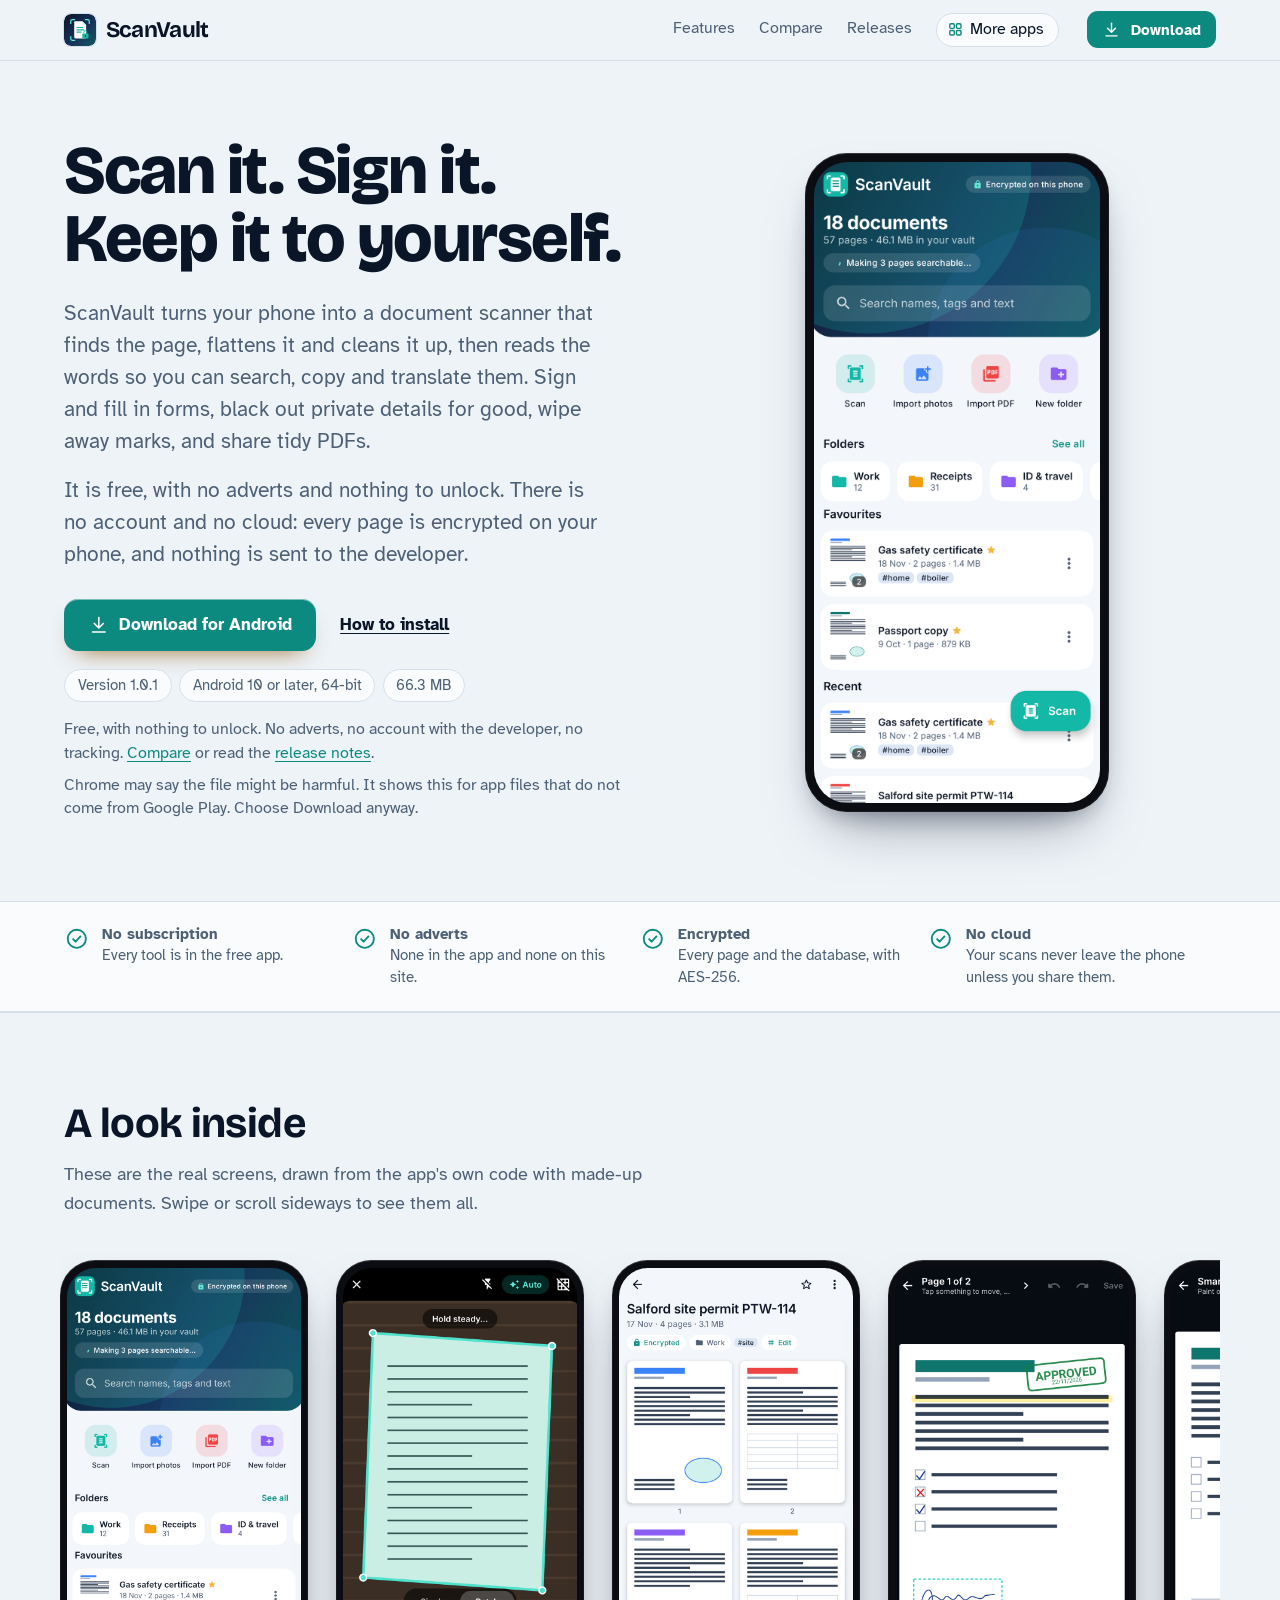
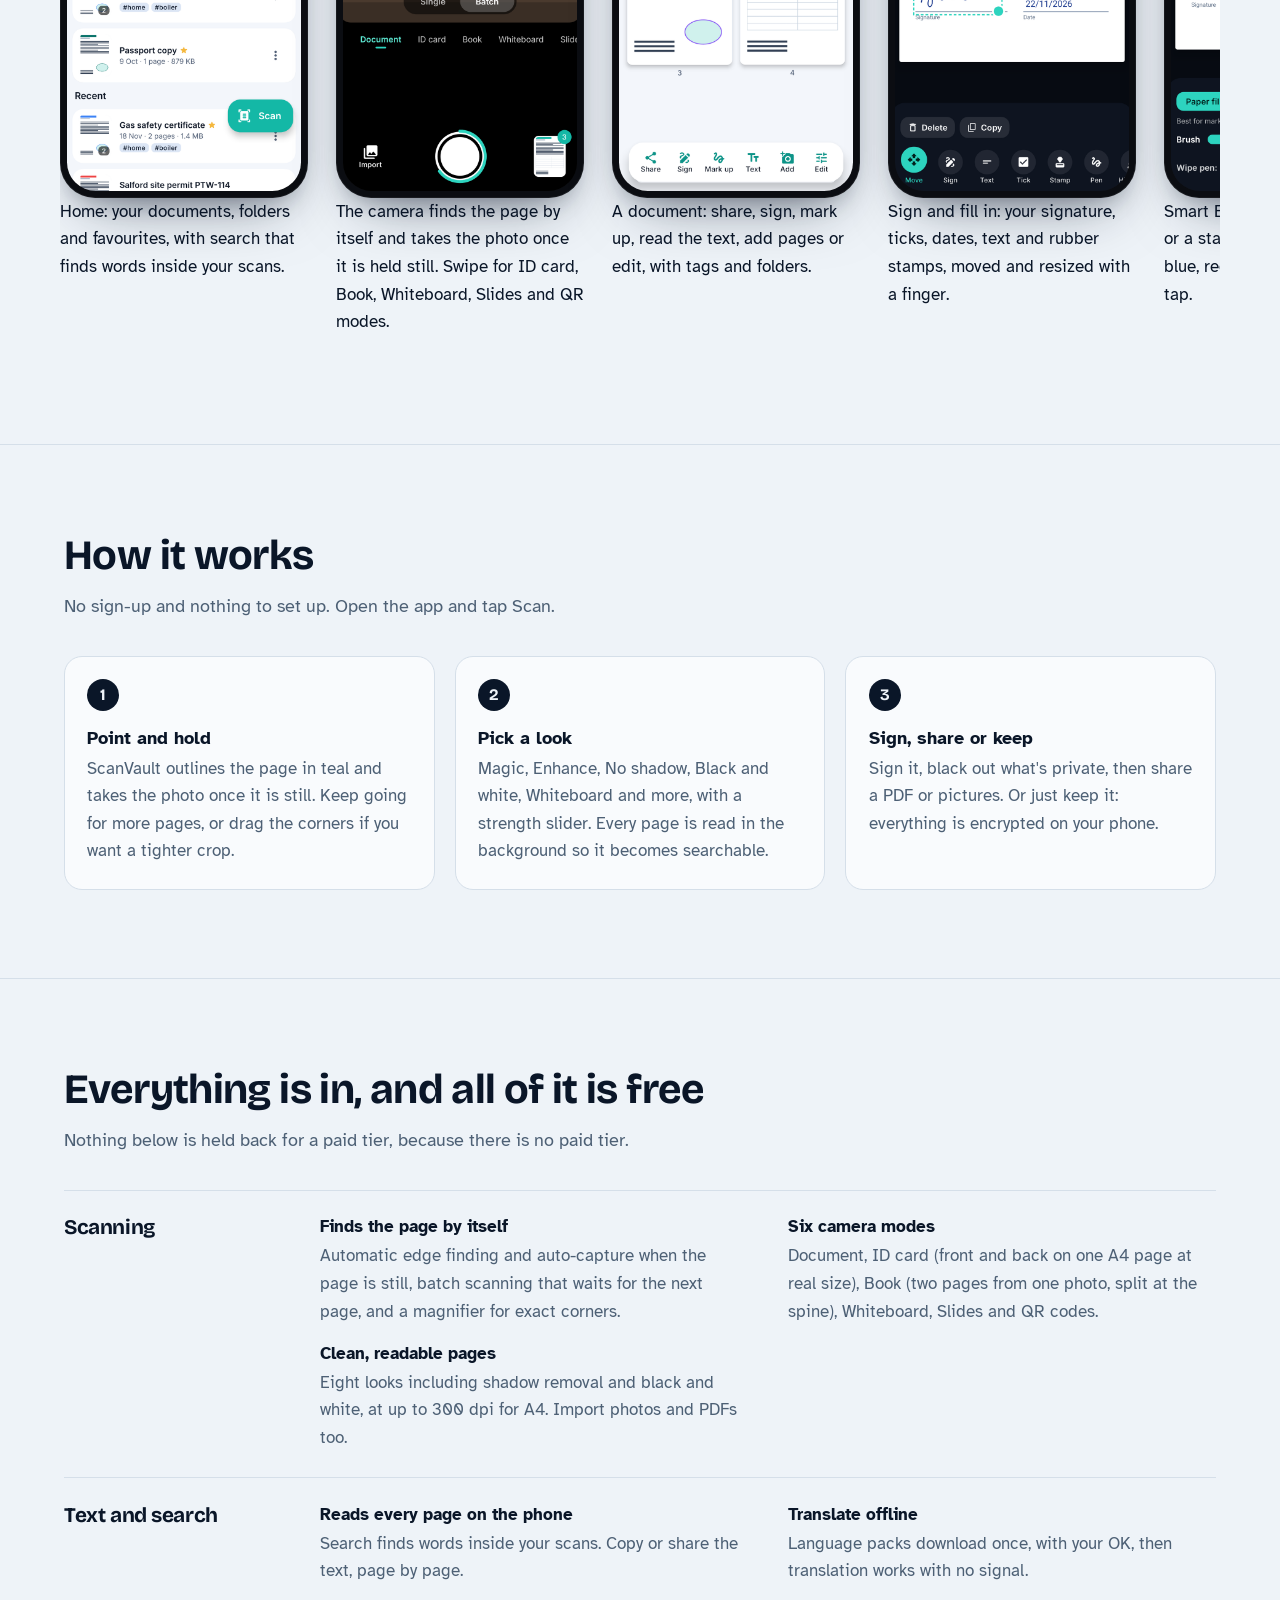
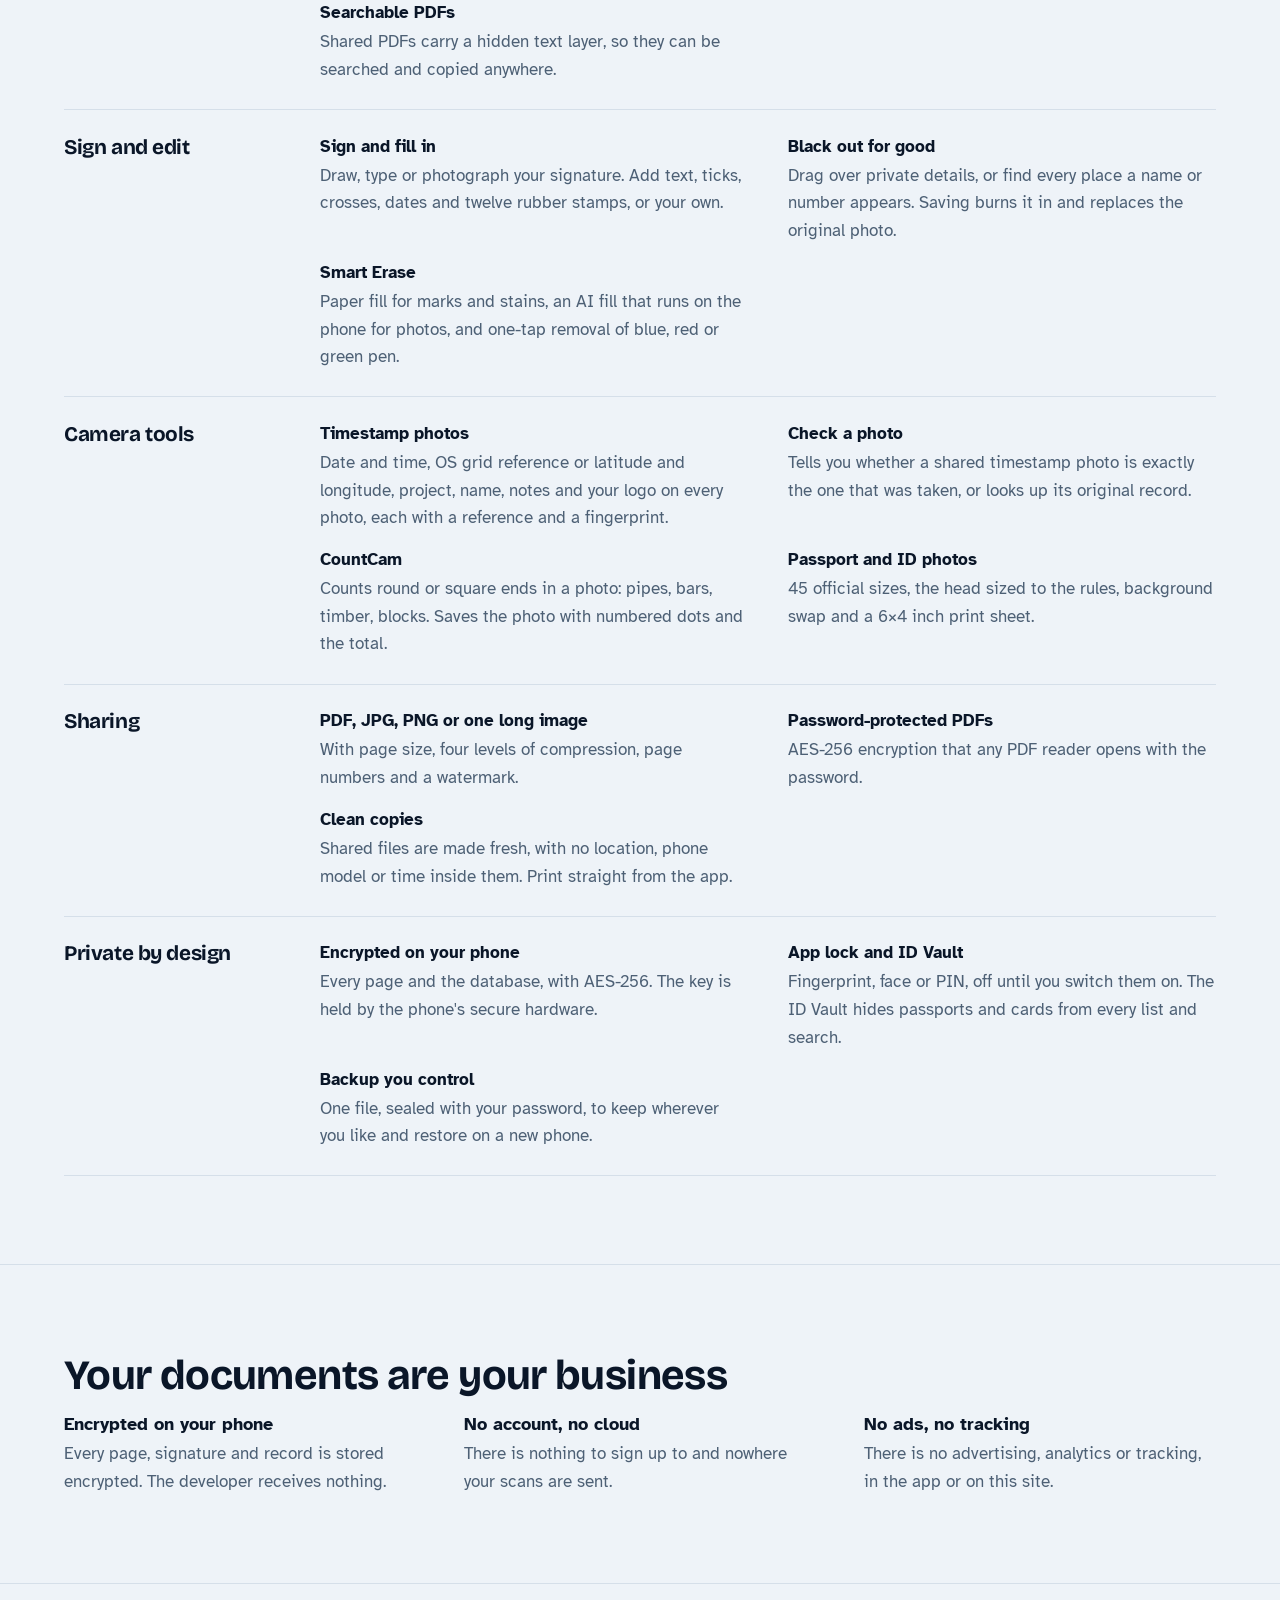
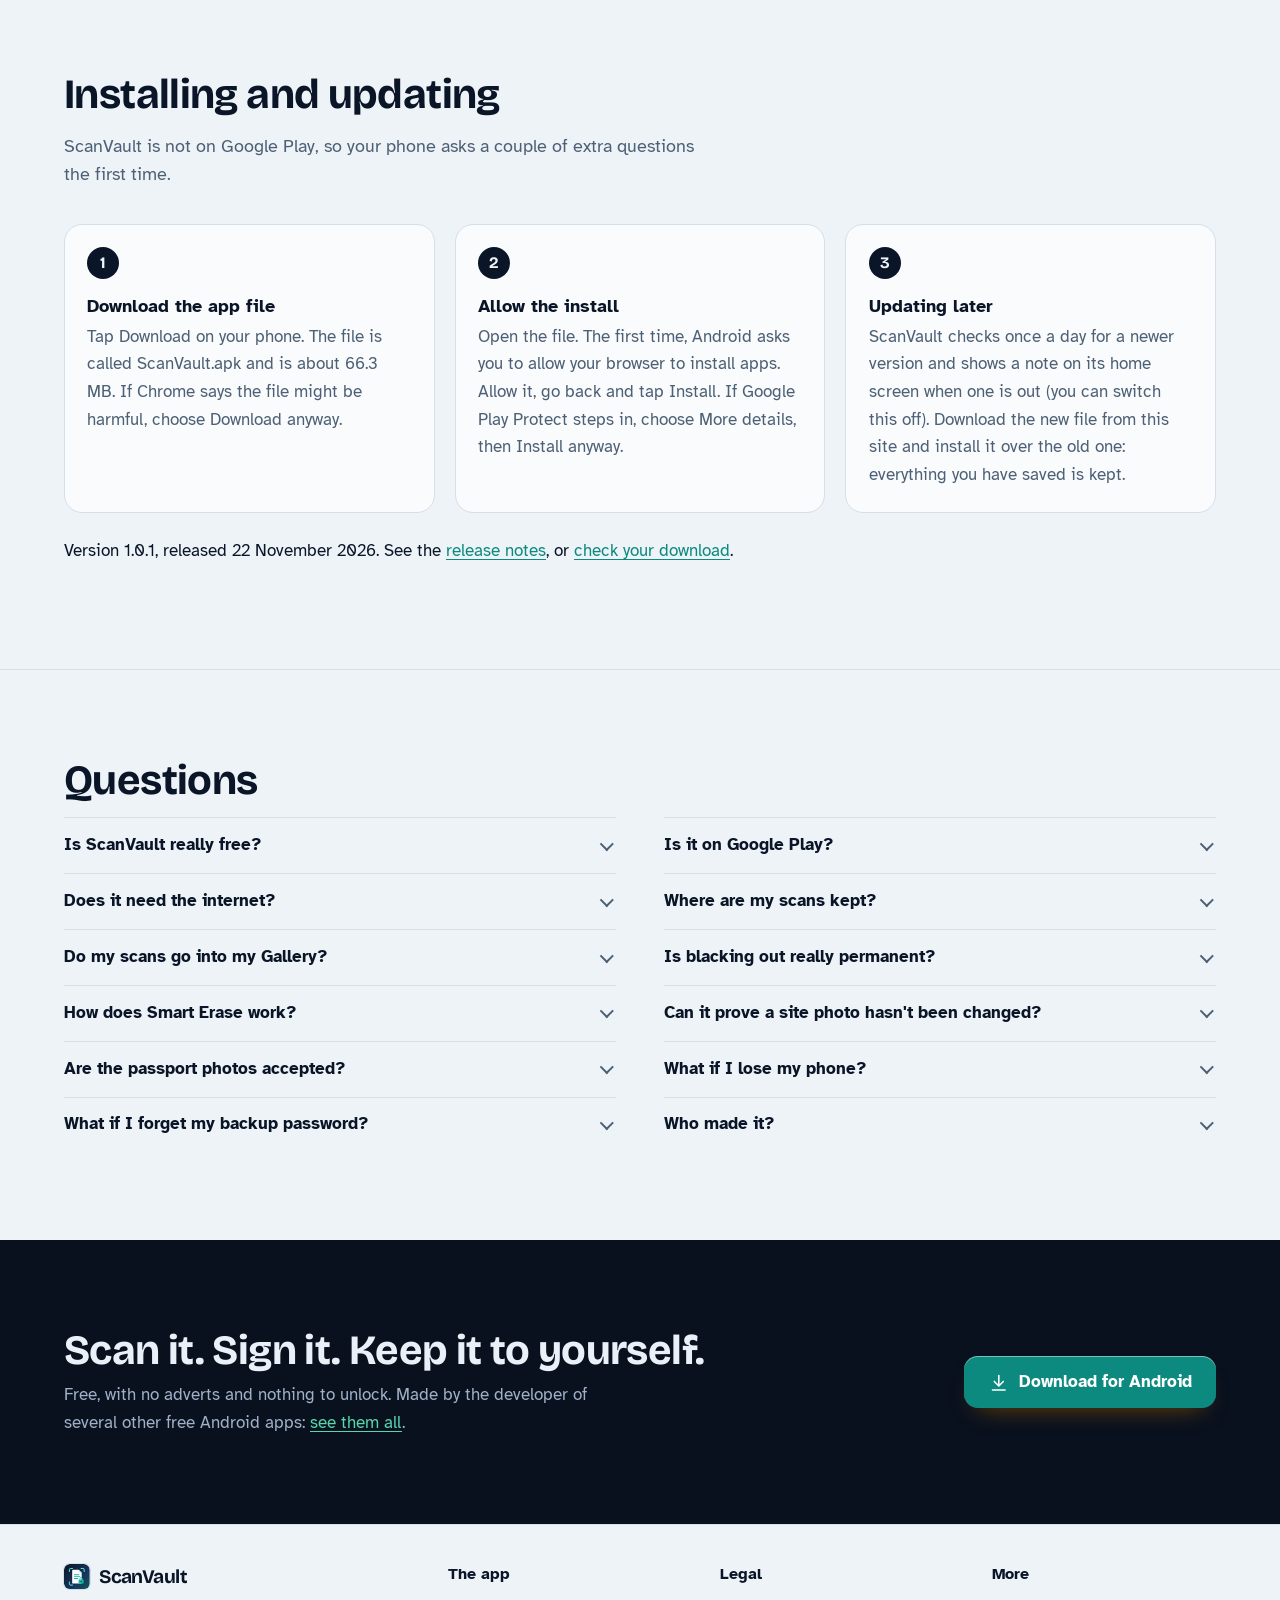
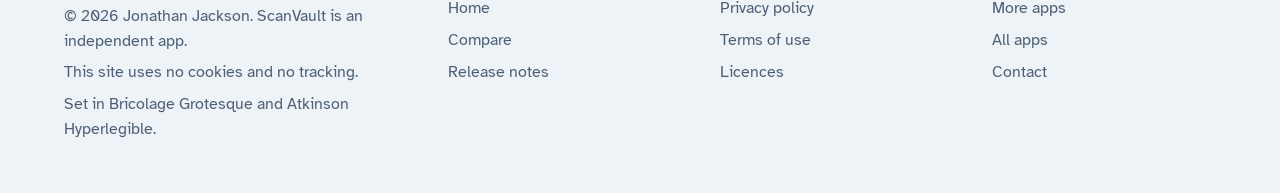
<file: index.html>
<!DOCTYPE html>
<html lang="en-GB">
<head>
<meta charset="utf-8">
<meta name="viewport" content="width=device-width, initial-scale=1">
<title>ScanVault: a free, private document scanner for Android</title>
<meta name="description" content="ScanVault is a free Android document scanner that keeps every page encrypted on your phone: automatic edge finding, searchable PDFs, signing and form filling, true black-out, Smart Erase, timestamp photos, CountCam, passport photos and an ID Vault. No adverts, no account, no cloud.">
<meta name="author" content="Jonathan Jackson">
<link rel="canonical" href="https://customgpter.github.io/scanvault/">
<meta name="theme-color" content="#eef3f8" media="(prefers-color-scheme: light)">
<meta name="theme-color" content="#060e1c" media="(prefers-color-scheme: dark)">
<meta property="og:type" content="website">
<meta property="og:site_name" content="ScanVault">
<meta property="og:title" content="ScanVault: a free, private document scanner for Android">
<meta property="og:description" content="ScanVault is a free Android document scanner that keeps every page encrypted on your phone: automatic edge finding, searchable PDFs, signing and form filling, true black-out, Smart Erase, timestamp photos, CountCam, passport photos and an ID Vault. No adverts, no account, no cloud.">
<meta property="og:url" content="https://customgpter.github.io/scanvault/">
<meta property="og:image" content="https://customgpter.github.io/scanvault/assets/og.png">
<meta property="og:image:width" content="1200">
<meta property="og:image:height" content="630">
<meta property="og:image:alt" content="ScanVault&#x27;s home screen: your encrypted documents, folders and the scan button">
<meta property="og:locale" content="en_GB">
<meta name="twitter:card" content="summary_large_image">
<link rel="icon" href="./assets/favicon.svg" type="image/svg+xml">
<link rel="apple-touch-icon" href="./assets/apple-touch-icon.png">
<link rel="preload" href="./assets/fonts/bricolage-grotesque-latin.woff2" as="font" type="font/woff2" crossorigin>
<link rel="preload" href="./assets/fonts/atkinson-hyperlegible-latin-400-normal.woff2" as="font" type="font/woff2" crossorigin>
<link rel="stylesheet" href="./assets/site.css?v=1">
<link rel="stylesheet" href="./assets/house.css?v=1">
<link rel="stylesheet" href="./assets/apps-list.css?v=1">
<script src="./assets/apps-list.js?v=1" defer></script>
<script type="application/ld+json">{"@context":"https://schema.org","@type":"SoftwareApplication","name":"ScanVault","url":"https://customgpter.github.io/scanvault/","description":"ScanVault is a free Android document scanner that keeps every page encrypted on your phone: automatic edge finding, searchable PDFs, signing and form filling, true black-out, Smart Erase, timestamp photos, CountCam, passport photos and an ID Vault. No adverts, no account, no cloud.","applicationCategory":"BusinessApplication","operatingSystem":"Android 10 or later, 64-bit","softwareVersion":"1.0.1","downloadUrl":"https://github.com/CustomGPTer/scanvault/releases/latest/download/ScanVault.apk","releaseNotes":"https://customgpter.github.io/scanvault/releases.html","offers":{"@type":"Offer","price":"0","priceCurrency":"GBP"},"inLanguage":"en-GB","image":"https://customgpter.github.io/scanvault/assets/og.png","featureList":["Finds the page by itself","Six camera modes","Clean, readable pages","Reads every page on the phone","Translate offline","Searchable PDFs","Sign and fill in","Black out for good","Smart Erase","Timestamp photos","Check a photo","CountCam"],"author":{"@type":"Person","name":"Jonathan Jackson"}}</script>
<script type="application/ld+json">{"@context":"https://schema.org","@type":"FAQPage","mainEntity":[{"@type":"Question","name":"Is ScanVault really free?","acceptedAnswer":{"@type":"Answer","text":"Yes. There is no paid version, no subscription, no trial and no adverts, and nothing in the app is locked. There is no watermark on your scans."}},{"@type":"Question","name":"Is it on Google Play?","acceptedAnswer":{"@type":"Answer","text":"No. ScanVault is a personal project and is downloaded from this site as an Android app file. It needs Android 10 or later on a 64-bit phone, which covers almost every phone sold since 2019."}},{"@type":"Question","name":"Does it need the internet?","acceptedAnswer":{"@type":"Answer","text":"No, apart from two things you control: translation language packs, downloaded only when you say yes, and a once-a-day check for a newer version number, which you can switch off. Scanning, text reading, signing, Smart Erase, counting and ID photos all work offline."}},{"@type":"Question","name":"Where are my scans kept?","acceptedAnswer":{"@type":"Answer","text":"Only on your phone, in the app's private storage, encrypted with AES-256. The key is held by the phone's secure hardware, so a copy of the files taken off the phone cannot be read. Android's cloud backup is switched off for ScanVault."}},{"@type":"Question","name":"Do my scans go into my Gallery?","acceptedAnswer":{"@type":"Answer","text":"No. ScanVault never saves to your Gallery. Pages leave the app only when you share, save or print them, or switch on the optional copy to a folder."}},{"@type":"Question","name":"Is blacking out really permanent?","acceptedAnswer":{"@type":"Answer","text":"Yes. When you save, the black boxes are burned into the page and the original photo in the vault is replaced, so the hidden details cannot be recovered from the app. Text under the boxes is removed from search too."}},{"@type":"Question","name":"How does Smart Erase work?","acceptedAnswer":{"@type":"Answer","text":"Paint over what you want gone. Paper fill blends in clean paper, which suits marks and stains on documents. AI fill uses a small image-repair model built into the app, which runs on your phone and suits photos and backgrounds."}},{"@type":"Question","name":"Can it prove a site photo hasn't been changed?","acceptedAnswer":{"@type":"Answer","text":"Each timestamp photo gets a reference and a fingerprint kept on the phone that took it. Check a photo tells you whether a shared copy is byte for byte the original. Copies squeezed by messaging apps no longer match, so use the reference on the stamp to see the original record."}},{"@type":"Question","name":"Are the passport photos accepted?","acceptedAnswer":{"@type":"Answer","text":"ScanVault sizes the head and photo to each country's published rules and can make the background plain. Whether a photo is accepted also depends on the lighting, your expression and the office that checks it, so always read the official rules before you apply."}},{"@type":"Question","name":"What if I lose my phone?","acceptedAnswer":{"@type":"Answer","text":"Your scans are encrypted and can't be read off the phone. To keep them, make a backup in Settings, Backup and restore: one file sealed with your password. Restore it on a new phone with the same password."}},{"@type":"Question","name":"What if I forget my backup password?","acceptedAnswer":{"@type":"Answer","text":"The backup can't be opened, not even by the developer. Make a new backup with a password you'll remember."}},{"@type":"Question","name":"Who made it?","acceptedAnswer":{"@type":"Answer","text":"ScanVault is made by Jonathan Jackson, an independent developer in the United Kingdom. It is not connected with CamScanner, Adobe, Google or any other app maker."}}]}</script>
</head>
<body>
<a class="skip" href="#main">Skip to content</a>
<header class="masthead">
<div class="wrap">
<a class="brand" href="./" aria-label="ScanVault home"><svg viewBox="0 0 108 108" aria-hidden="true"><defs><linearGradient id="svg_sv" x1="0" y1="0" x2="1" y2="1"><stop offset="0" stop-color="#0A1628"/><stop offset=".6" stop-color="#17345C"/><stop offset="1" stop-color="#0E5A5A"/></linearGradient></defs><rect width="108" height="108" rx="24" fill="url(#svg_sv)"/><g transform="translate(54 54) scale(1.3) translate(-54 -55)"><path fill="#fff" d="M42,32h18l10,10v32a3,3 0,0 1,-3 3h-25a3,3 0,0 1,-3 -3v-39a3,3 0,0 1,3 -3z"/><path fill="#CCF5EE" d="M60,32l10,10h-8a2,2 0,0 1,-2 -2z"/><path fill="#14B8A6" d="M45,47h17v3h-17z M45,53h20v3h-20z M45,59h13v3h-13z"/><path fill="#14B8A6" d="M62,64h12a2,2 0,0 1,2 2v9a2,2 0,0 1,-2 2h-12a2,2 0,0 1,-2 -2v-9a2,2 0,0 1,2 -2z"/><path fill="none" stroke="#14B8A6" stroke-width="2.4" d="M64,64v-3a4,4 0,0 1,8 0v3"/><path fill="#0A1628" d="M68,68.5a1.6,1.6 0,1 1,-0.01 0z M67.2,69.5h1.6v3.5h-1.6z"/><path fill="none" stroke="#5EEAD4" stroke-width="3.2" stroke-linecap="round" d="M30,38v-6a4,4 0,0 1,4 -4h6 M68,28h6a4,4 0,0 1,4 4v6 M30,72v6a4,4 0,0 0,4 4h6"/></g></svg><span>ScanVault</span></a>
<nav aria-label="Main"><ul><li><a href="./#features">Features</a></li><li><a href="./compare.html">Compare</a></li><li><a href="./releases.html">Releases</a></li><li><a class="more-apps" href="./more-apps.html"><svg class="ico" viewBox="0 0 24 24" aria-hidden="true"><rect x="4" y="4" width="6.5" height="6.5" rx="1.6"/><rect x="13.5" y="4" width="6.5" height="6.5" rx="1.6"/><rect x="4" y="13.5" width="6.5" height="6.5" rx="1.6"/><rect x="13.5" y="13.5" width="6.5" height="6.5" rx="1.6"/></svg>More apps</a></li></ul></nav>
<a class="button small" href="https://github.com/CustomGPTer/scanvault/releases/latest/download/ScanVault.apk"><svg class="ico" viewBox="0 0 24 24" aria-hidden="true"><path d="M12 4v11"/><path d="M7 10.5l5 5 5-5"/><path d="M5 20h14"/></svg>Download</a>
</div>
</header>
<main id="main">
<div class="hero">
<div class="wrap hero-grid">
<div class="hero-copy">
<h1>Scan it. Sign it. Keep it to yourself.</h1>
<p class="lede">ScanVault turns your phone into a document scanner that finds the page, flattens it and cleans it up, then reads the words so you can search, copy and translate them. Sign and fill in forms, black out private details for good, wipe away marks, and share tidy PDFs.</p><p class="lede">It is free, with no adverts and nothing to unlock. There is no account and no cloud: every page is encrypted on your phone, and nothing is sent to the developer.</p>

<p class="get" id="download"><a class="button" href="https://github.com/CustomGPTer/scanvault/releases/latest/download/ScanVault.apk"><svg class="ico" viewBox="0 0 24 24" aria-hidden="true"><path d="M12 4v11"/><path d="M7 10.5l5 5 5-5"/><path d="M5 20h14"/></svg>Download for Android</a><a class="aside" href="#install">How to install</a></p>
<ul class="pills"><li>Version 1.0.1</li><li>Android 10 or later, 64-bit</li><li>66.3 MB</li></ul>
<p class="facts">Free, with nothing to unlock. No adverts, no account with the developer, no tracking. <a href="compare.html">Compare</a> or read the <a href="releases.html">release notes</a>.</p>
<p class="facts">Chrome may say the file might be harmful. It shows this for app files that do not come from Google Play. Choose Download anyway.</p>
</div>
<div class="hero-phone"><div class="phone"><img src="./assets/screens/home.png" alt="Home: your documents, folders and favourites, with search that finds words inside your scans." width="393" height="852" fetchpriority="high"></div></div>
</div>
</div>

<section class="promises" aria-label="In short">
<div class="wrap"><ul><li><svg class="ico" viewBox="0 0 24 24" aria-hidden="true"><circle cx="12" cy="12" r="8.5"/><path d="M8.6 12.4l2.3 2.3 4.5-4.9"/></svg><span><b>No subscription</b><span>Every tool is in the free app.</span></span></li><li><svg class="ico" viewBox="0 0 24 24" aria-hidden="true"><circle cx="12" cy="12" r="8.5"/><path d="M8.6 12.4l2.3 2.3 4.5-4.9"/></svg><span><b>No adverts</b><span>None in the app and none on this site.</span></span></li><li><svg class="ico" viewBox="0 0 24 24" aria-hidden="true"><circle cx="12" cy="12" r="8.5"/><path d="M8.6 12.4l2.3 2.3 4.5-4.9"/></svg><span><b>Encrypted</b><span>Every page and the database, with AES-256.</span></span></li><li><svg class="ico" viewBox="0 0 24 24" aria-hidden="true"><circle cx="12" cy="12" r="8.5"/><path d="M8.6 12.4l2.3 2.3 4.5-4.9"/></svg><span><b>No cloud</b><span>Your scans never leave the phone unless you share them.</span></span></li></ul></div>
</section>

<section id="screens" aria-labelledby="screens-h">
<div class="wrap">
<h2 id="screens-h">A look inside</h2>
<p class="intro">These are the real screens, drawn from the app&#x27;s own code with made-up documents. Swipe or scroll sideways to see them all.</p>
<div class="gallery" tabindex="0" role="region" aria-label="Screens from ScanVault"><figure class="shot"><div class="phone"><img src="./assets/screens/home.png" alt="Home: your documents, folders and favourites, with search that finds words inside your scans." width="393" height="852" loading="eager" decoding="async"></div><figcaption>Home: your documents, folders and favourites, with search that finds words inside your scans.</figcaption></figure><figure class="shot"><div class="phone"><img src="./assets/screens/camera.png" alt="The camera finds the page by itself and takes the photo once it is held still. Swipe for ID card, Book, Whiteboard, Slides and QR modes." width="393" height="852" loading="eager" decoding="async"></div><figcaption>The camera finds the page by itself and takes the photo once it is held still. Swipe for ID card, Book, Whiteboard, Slides and QR modes.</figcaption></figure><figure class="shot"><div class="phone"><img src="./assets/screens/document.png" alt="A document: share, sign, mark up, read the text, add pages or edit, with tags and folders." width="393" height="852" loading="eager" decoding="async"></div><figcaption>A document: share, sign, mark up, read the text, add pages or edit, with tags and folders.</figcaption></figure><figure class="shot"><div class="phone"><img src="./assets/screens/sign.png" alt="Sign and fill in: your signature, ticks, dates, text and rubber stamps, moved and resized with a finger." width="393" height="852" loading="eager" decoding="async"></div><figcaption>Sign and fill in: your signature, ticks, dates, text and rubber stamps, moved and resized with a finger.</figcaption></figure><figure class="shot"><div class="phone"><img src="./assets/screens/erase.png" alt="Smart Erase: paint over a mark or a stain and it is gone. Wipe all blue, red or green pen in one tap." width="393" height="852" loading="eager" decoding="async"></div><figcaption>Smart Erase: paint over a mark or a stain and it is gone. Wipe all blue, red or green pen in one tap.</figcaption></figure><figure class="shot"><div class="phone"><img src="./assets/screens/timestamp.png" alt="The timestamp camera: date, time, OS grid reference, project and notes on every photo, with a tamper check." width="393" height="852" loading="eager" decoding="async"></div><figcaption>The timestamp camera: date, time, OS grid reference, project and notes on every photo, with a tamper check.</figcaption></figure><figure class="shot"><div class="phone"><img src="./assets/screens/countcam.png" alt="CountCam counts pipe ends, bars, timber or blocks. Tap to add one it missed or remove a wrong one." width="393" height="852" loading="eager" decoding="async"></div><figcaption>CountCam counts pipe ends, bars, timber or blocks. Tap to add one it missed or remove a wrong one.</figcaption></figure><figure class="shot"><div class="phone"><img src="./assets/screens/idphoto.png" alt="Passport and ID photos in 45 official sizes, with the head sized for you and a 6×4 print sheet." width="393" height="852" loading="eager" decoding="async"></div><figcaption>Passport and ID photos in 45 official sizes, with the head sized for you and a 6×4 print sheet.</figcaption></figure></div>
</div>
</section>

<section id="how" aria-labelledby="how-h">
<div class="wrap">
<h2 id="how-h">How it works</h2>
<p class="intro">No sign-up and nothing to set up. Open the app and tap Scan.</p>
<ol class="steps"><li><h3>Point and hold</h3><p>ScanVault outlines the page in teal and takes the photo once it is still. Keep going for more pages, or drag the corners if you want a tighter crop.</p></li><li><h3>Pick a look</h3><p>Magic, Enhance, No shadow, Black and white, Whiteboard and more, with a strength slider. Every page is read in the background so it becomes searchable.</p></li><li><h3>Sign, share or keep</h3><p>Sign it, black out what's private, then share a PDF or pictures. Or just keep it: everything is encrypted on your phone.</p></li></ol>
</div>
</section>

<section id="features" aria-labelledby="features-h">
<div class="wrap">
<h2 id="features-h">Everything is in, and all of it is free</h2>
<p class="intro">Nothing below is held back for a paid tier, because there is no paid tier.</p>
<div class="groups"><div class="group"><h3>Scanning</h3><dl><div><dt>Finds the page by itself</dt><dd>Automatic edge finding and auto-capture when the page is still, batch scanning that waits for the next page, and a magnifier for exact corners.</dd></div><div><dt>Six camera modes</dt><dd>Document, ID card (front and back on one A4 page at real size), Book (two pages from one photo, split at the spine), Whiteboard, Slides and QR codes.</dd></div><div><dt>Clean, readable pages</dt><dd>Eight looks including shadow removal and black and white, at up to 300 dpi for A4. Import photos and PDFs too.</dd></div></dl></div><div class="group"><h3>Text and search</h3><dl><div><dt>Reads every page on the phone</dt><dd>Search finds words inside your scans. Copy or share the text, page by page.</dd></div><div><dt>Translate offline</dt><dd>Language packs download once, with your OK, then translation works with no signal.</dd></div><div><dt>Searchable PDFs</dt><dd>Shared PDFs carry a hidden text layer, so they can be searched and copied anywhere.</dd></div></dl></div><div class="group"><h3>Sign and edit</h3><dl><div><dt>Sign and fill in</dt><dd>Draw, type or photograph your signature. Add text, ticks, crosses, dates and twelve rubber stamps, or your own.</dd></div><div><dt>Black out for good</dt><dd>Drag over private details, or find every place a name or number appears. Saving burns it in and replaces the original photo.</dd></div><div><dt>Smart Erase</dt><dd>Paper fill for marks and stains, an AI fill that runs on the phone for photos, and one-tap removal of blue, red or green pen.</dd></div></dl></div><div class="group"><h3>Camera tools</h3><dl><div><dt>Timestamp photos</dt><dd>Date and time, OS grid reference or latitude and longitude, project, name, notes and your logo on every photo, each with a reference and a fingerprint.</dd></div><div><dt>Check a photo</dt><dd>Tells you whether a shared timestamp photo is exactly the one that was taken, or looks up its original record.</dd></div><div><dt>CountCam</dt><dd>Counts round or square ends in a photo: pipes, bars, timber, blocks. Saves the photo with numbered dots and the total.</dd></div><div><dt>Passport and ID photos</dt><dd>45 official sizes, the head sized to the rules, background swap and a 6×4 inch print sheet.</dd></div></dl></div><div class="group"><h3>Sharing</h3><dl><div><dt>PDF, JPG, PNG or one long image</dt><dd>With page size, four levels of compression, page numbers and a watermark.</dd></div><div><dt>Password-protected PDFs</dt><dd>AES-256 encryption that any PDF reader opens with the password.</dd></div><div><dt>Clean copies</dt><dd>Shared files are made fresh, with no location, phone model or time inside them. Print straight from the app.</dd></div></dl></div><div class="group"><h3>Private by design</h3><dl><div><dt>Encrypted on your phone</dt><dd>Every page and the database, with AES-256. The key is held by the phone's secure hardware.</dd></div><div><dt>App lock and ID Vault</dt><dd>Fingerprint, face or PIN, off until you switch them on. The ID Vault hides passports and cards from every list and search.</dd></div><div><dt>Backup you control</dt><dd>One file, sealed with your password, to keep wherever you like and restore on a new phone.</dd></div></dl></div></div>
</div>
</section>

<section id="privacy" aria-labelledby="privacy-h">
<div class="wrap">
<h2 id="privacy-h">Your documents are your business</h2>
<ul class="plain"><li><h3>Encrypted on your phone</h3><p>Every page, signature and record is stored encrypted. The developer receives nothing.</p></li><li><h3>No account, no cloud</h3><p>There is nothing to sign up to and nowhere your scans are sent.</p></li><li><h3>No ads, no tracking</h3><p>There is no advertising, analytics or tracking, in the app or on this site.</p></li></ul>
</div>
</section>

<section id="install" aria-labelledby="install-h">
<div class="wrap">
<h2 id="install-h">Installing and updating</h2>
<p class="intro">ScanVault is not on Google Play, so your phone asks a couple of extra questions the first time.</p>
<ol class="steps"><li><h3>Download the app file</h3><p>Tap Download on your phone. The file is called ScanVault.apk and is about 66.3 MB. If Chrome says the file might be harmful, choose Download anyway.</p></li><li><h3>Allow the install</h3><p>Open the file. The first time, Android asks you to allow your browser to install apps. Allow it, go back and tap Install. If Google Play Protect steps in, choose More details, then Install anyway.</p></li><li><h3>Updating later</h3><p>ScanVault checks once a day for a newer version and shows a note on its home screen when one is out (you can switch this off). Download the new file from this site and install it over the old one: everything you have saved is kept.</p></li></ol>
<p class="after-table">Version 1.0.1, released 22 November 2026. See the <a href="releases.html">release notes</a>, or <a href="releases.html#checking">check your download</a>.</p>
</div>
</section>

<section id="questions" aria-labelledby="questions-h">
<div class="wrap">
<h2 id="questions-h">Questions</h2>
<div class="faq"><details><summary>Is ScanVault really free?</summary><p>Yes. There is no paid version, no subscription, no trial and no adverts, and nothing in the app is locked. There is no watermark on your scans.</p></details><details><summary>Is it on Google Play?</summary><p>No. ScanVault is a personal project and is downloaded from this site as an Android app file. It needs Android 10 or later on a 64-bit phone, which covers almost every phone sold since 2019.</p></details><details><summary>Does it need the internet?</summary><p>No, apart from two things you control: translation language packs, downloaded only when you say yes, and a once-a-day check for a newer version number, which you can switch off. Scanning, text reading, signing, Smart Erase, counting and ID photos all work offline.</p></details><details><summary>Where are my scans kept?</summary><p>Only on your phone, in the app's private storage, encrypted with AES-256. The key is held by the phone's secure hardware, so a copy of the files taken off the phone cannot be read. Android's cloud backup is switched off for ScanVault.</p></details><details><summary>Do my scans go into my Gallery?</summary><p>No. ScanVault never saves to your Gallery. Pages leave the app only when you share, save or print them, or switch on the optional copy to a folder.</p></details><details><summary>Is blacking out really permanent?</summary><p>Yes. When you save, the black boxes are burned into the page and the original photo in the vault is replaced, so the hidden details cannot be recovered from the app. Text under the boxes is removed from search too.</p></details><details><summary>How does Smart Erase work?</summary><p>Paint over what you want gone. Paper fill blends in clean paper, which suits marks and stains on documents. AI fill uses a small image-repair model built into the app, which runs on your phone and suits photos and backgrounds.</p></details><details><summary>Can it prove a site photo hasn&#x27;t been changed?</summary><p>Each timestamp photo gets a reference and a fingerprint kept on the phone that took it. Check a photo tells you whether a shared copy is byte for byte the original. Copies squeezed by messaging apps no longer match, so use the reference on the stamp to see the original record.</p></details><details><summary>Are the passport photos accepted?</summary><p>ScanVault sizes the head and photo to each country's published rules and can make the background plain. Whether a photo is accepted also depends on the lighting, your expression and the office that checks it, so always read the official rules before you apply.</p></details><details><summary>What if I lose my phone?</summary><p>Your scans are encrypted and can't be read off the phone. To keep them, make a backup in Settings, Backup and restore: one file sealed with your password. Restore it on a new phone with the same password.</p></details><details><summary>What if I forget my backup password?</summary><p>The backup can't be opened, not even by the developer. Make a new backup with a password you'll remember.</p></details><details><summary>Who made it?</summary><p>ScanVault is made by Jonathan Jackson, an independent developer in the United Kingdom. It is not connected with CamScanner, Adobe, Google or any other app maker.</p></details></div>
</div>
</section>

<section class="closing" aria-labelledby="closing-h">
<div class="wrap">
<div><h2 id="closing-h">Scan it. Sign it. Keep it to yourself.</h2><p>Free, with no adverts and nothing to unlock. Made by the developer of several other free Android apps: <a href="more-apps.html">see them all</a>.</p></div>
<a class="button" href="https://github.com/CustomGPTer/scanvault/releases/latest/download/ScanVault.apk"><svg class="ico" viewBox="0 0 24 24" aria-hidden="true"><path d="M12 4v11"/><path d="M7 10.5l5 5 5-5"/><path d="M5 20h14"/></svg>Download for Android</a>
</div>
</section>
</main>
<footer class="colophon">
<div class="wrap">
<div>
<a class="brand" href="./" aria-label="ScanVault home"><svg viewBox="0 0 108 108" aria-hidden="true"><defs><linearGradient id="svg_sv" x1="0" y1="0" x2="1" y2="1"><stop offset="0" stop-color="#0A1628"/><stop offset=".6" stop-color="#17345C"/><stop offset="1" stop-color="#0E5A5A"/></linearGradient></defs><rect width="108" height="108" rx="24" fill="url(#svg_sv)"/><g transform="translate(54 54) scale(1.3) translate(-54 -55)"><path fill="#fff" d="M42,32h18l10,10v32a3,3 0,0 1,-3 3h-25a3,3 0,0 1,-3 -3v-39a3,3 0,0 1,3 -3z"/><path fill="#CCF5EE" d="M60,32l10,10h-8a2,2 0,0 1,-2 -2z"/><path fill="#14B8A6" d="M45,47h17v3h-17z M45,53h20v3h-20z M45,59h13v3h-13z"/><path fill="#14B8A6" d="M62,64h12a2,2 0,0 1,2 2v9a2,2 0,0 1,-2 2h-12a2,2 0,0 1,-2 -2v-9a2,2 0,0 1,2 -2z"/><path fill="none" stroke="#14B8A6" stroke-width="2.4" d="M64,64v-3a4,4 0,0 1,8 0v3"/><path fill="#0A1628" d="M68,68.5a1.6,1.6 0,1 1,-0.01 0z M67.2,69.5h1.6v3.5h-1.6z"/><path fill="none" stroke="#5EEAD4" stroke-width="3.2" stroke-linecap="round" d="M30,38v-6a4,4 0,0 1,4 -4h6 M68,28h6a4,4 0,0 1,4 4v6 M30,72v6a4,4 0,0 0,4 4h6"/></g></svg><span>ScanVault</span></a>
<p>&copy; 2026 Jonathan Jackson. ScanVault is an independent app.</p>
<p>This site uses no cookies and no tracking.</p>
<p>Set in Bricolage Grotesque and Atkinson Hyperlegible.</p>
</div>
<nav aria-label="The app"><h2>The app</h2><ul>
<li><a href="./">Home</a></li>
<li><a href="./compare.html">Compare</a></li>
<li><a href="./releases.html">Release notes</a></li>

</ul></nav>
<nav aria-label="Legal"><h2>Legal</h2><ul>
<li><a href="./privacy.html">Privacy policy</a></li>
<li><a href="./terms.html">Terms of use</a></li>
<li><a href="./licences.html">Licences</a></li>
</ul></nav>
<nav aria-label="More"><h2>More</h2><ul>
<li><a href="./more-apps.html">More apps</a></li>
<li><a href="https://customgpter.github.io/">All apps</a></li>
<li><a href="https://github.com/CustomGPTer/scanvault/issues">Contact</a></li>
</ul></nav>
</div>
</footer>
</body>
</html>
</file>
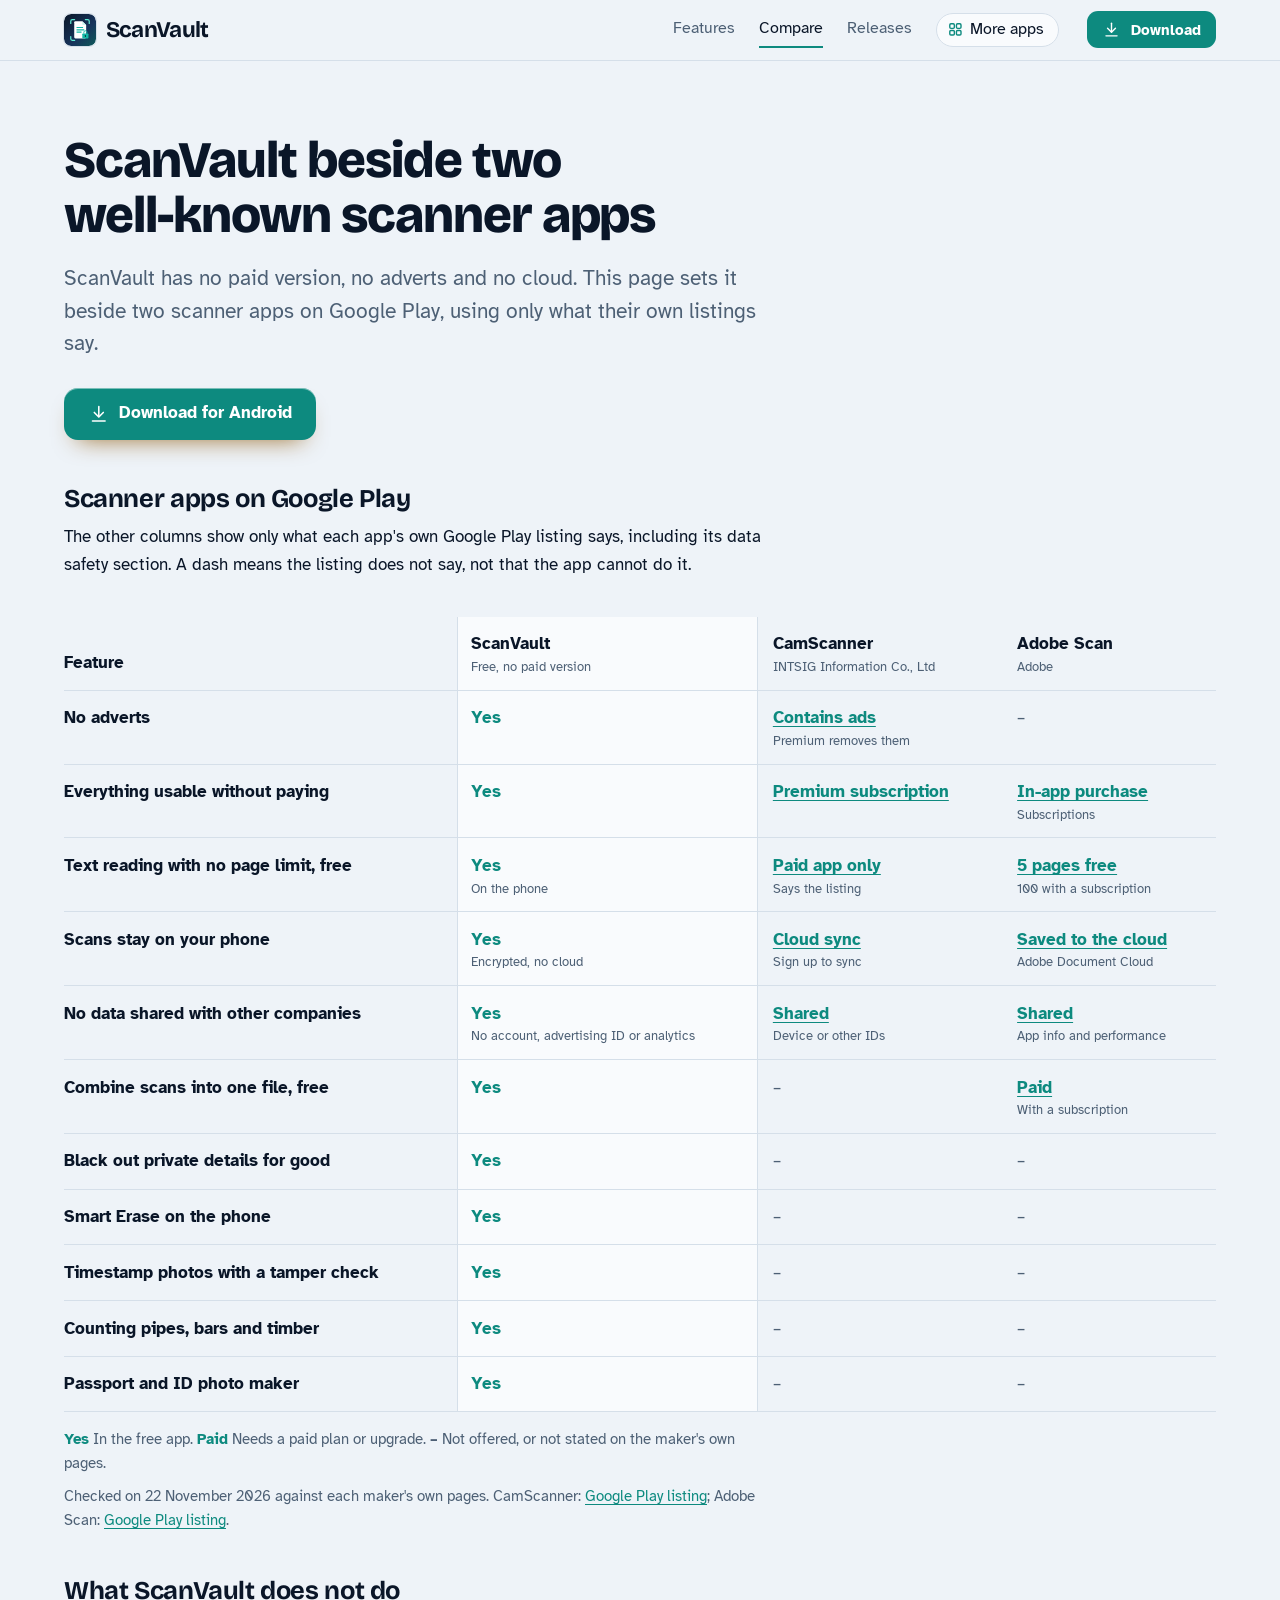
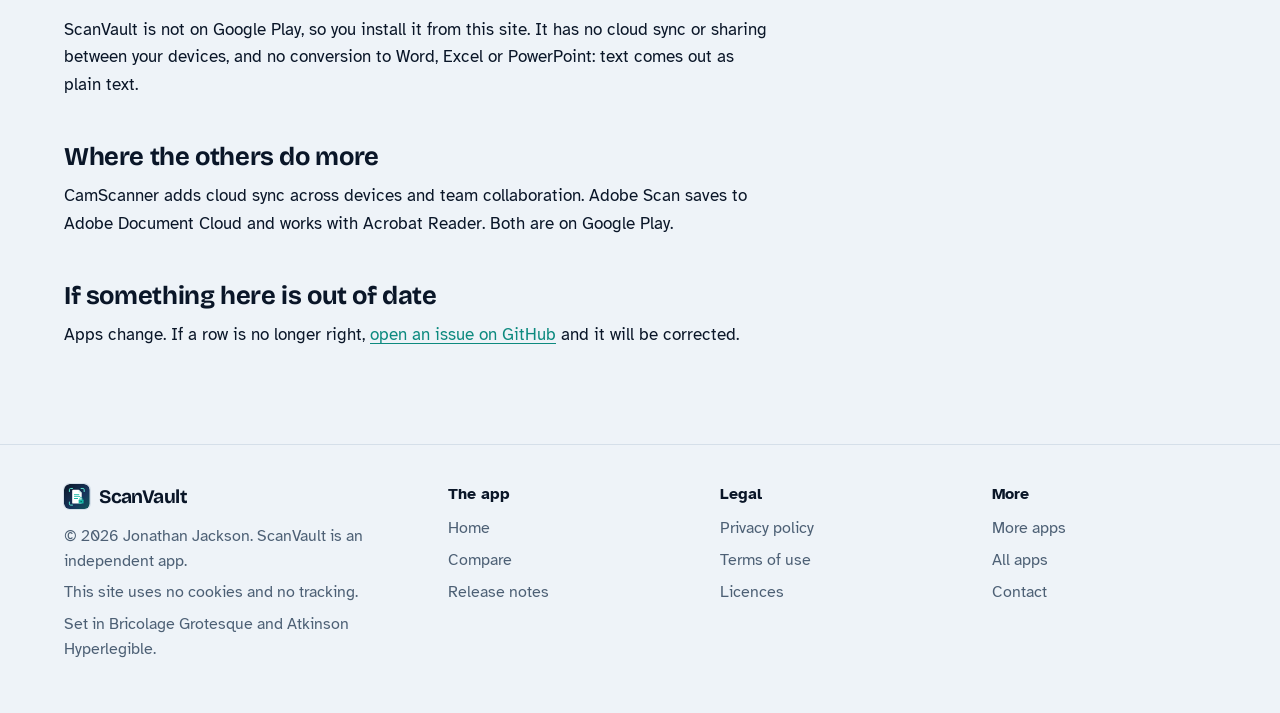
<file: compare.html>
<!DOCTYPE html>
<html lang="en-GB">
<head>
<meta charset="utf-8">
<meta name="viewport" content="width=device-width, initial-scale=1">
<title>ScanVault compared with other scanner apps</title>
<meta name="description" content="How ScanVault compares with CamScanner and Adobe Scan, row by row, with each claim linked to the app&#x27;s own Google Play listing.">
<meta name="author" content="Jonathan Jackson">
<link rel="canonical" href="https://customgpter.github.io/scanvault/compare.html">
<meta name="theme-color" content="#eef3f8" media="(prefers-color-scheme: light)">
<meta name="theme-color" content="#060e1c" media="(prefers-color-scheme: dark)">
<meta property="og:type" content="website">
<meta property="og:site_name" content="ScanVault">
<meta property="og:title" content="ScanVault compared with other scanner apps">
<meta property="og:description" content="How ScanVault compares with CamScanner and Adobe Scan, row by row, with each claim linked to the app&#x27;s own Google Play listing.">
<meta property="og:url" content="https://customgpter.github.io/scanvault/compare.html">
<meta property="og:image" content="https://customgpter.github.io/scanvault/assets/og.png">
<meta property="og:image:width" content="1200">
<meta property="og:image:height" content="630">
<meta property="og:image:alt" content="ScanVault&#x27;s home screen: your encrypted documents, folders and the scan button">
<meta property="og:locale" content="en_GB">
<meta name="twitter:card" content="summary_large_image">
<link rel="icon" href="./assets/favicon.svg" type="image/svg+xml">
<link rel="apple-touch-icon" href="./assets/apple-touch-icon.png">
<link rel="preload" href="./assets/fonts/bricolage-grotesque-latin.woff2" as="font" type="font/woff2" crossorigin>
<link rel="preload" href="./assets/fonts/atkinson-hyperlegible-latin-400-normal.woff2" as="font" type="font/woff2" crossorigin>
<link rel="stylesheet" href="./assets/site.css?v=1">
<link rel="stylesheet" href="./assets/house.css?v=1">
<link rel="stylesheet" href="./assets/apps-list.css?v=1">
<script src="./assets/apps-list.js?v=1" defer></script>
</head>
<body>
<a class="skip" href="#main">Skip to content</a>
<header class="masthead">
<div class="wrap">
<a class="brand" href="./" aria-label="ScanVault home"><svg viewBox="0 0 108 108" aria-hidden="true"><defs><linearGradient id="svg_sv" x1="0" y1="0" x2="1" y2="1"><stop offset="0" stop-color="#0A1628"/><stop offset=".6" stop-color="#17345C"/><stop offset="1" stop-color="#0E5A5A"/></linearGradient></defs><rect width="108" height="108" rx="24" fill="url(#svg_sv)"/><g transform="translate(54 54) scale(1.3) translate(-54 -55)"><path fill="#fff" d="M42,32h18l10,10v32a3,3 0,0 1,-3 3h-25a3,3 0,0 1,-3 -3v-39a3,3 0,0 1,3 -3z"/><path fill="#CCF5EE" d="M60,32l10,10h-8a2,2 0,0 1,-2 -2z"/><path fill="#14B8A6" d="M45,47h17v3h-17z M45,53h20v3h-20z M45,59h13v3h-13z"/><path fill="#14B8A6" d="M62,64h12a2,2 0,0 1,2 2v9a2,2 0,0 1,-2 2h-12a2,2 0,0 1,-2 -2v-9a2,2 0,0 1,2 -2z"/><path fill="none" stroke="#14B8A6" stroke-width="2.4" d="M64,64v-3a4,4 0,0 1,8 0v3"/><path fill="#0A1628" d="M68,68.5a1.6,1.6 0,1 1,-0.01 0z M67.2,69.5h1.6v3.5h-1.6z"/><path fill="none" stroke="#5EEAD4" stroke-width="3.2" stroke-linecap="round" d="M30,38v-6a4,4 0,0 1,4 -4h6 M68,28h6a4,4 0,0 1,4 4v6 M30,72v6a4,4 0,0 0,4 4h6"/></g></svg><span>ScanVault</span></a>
<nav aria-label="Main"><ul><li><a href="./#features">Features</a></li><li><a href="./compare.html" aria-current="page">Compare</a></li><li><a href="./releases.html">Releases</a></li><li><a class="more-apps" href="./more-apps.html"><svg class="ico" viewBox="0 0 24 24" aria-hidden="true"><rect x="4" y="4" width="6.5" height="6.5" rx="1.6"/><rect x="13.5" y="4" width="6.5" height="6.5" rx="1.6"/><rect x="4" y="13.5" width="6.5" height="6.5" rx="1.6"/><rect x="13.5" y="13.5" width="6.5" height="6.5" rx="1.6"/></svg>More apps</a></li></ul></nav>
<a class="button small" href="https://github.com/CustomGPTer/scanvault/releases/latest/download/ScanVault.apk"><svg class="ico" viewBox="0 0 24 24" aria-hidden="true"><path d="M12 4v11"/><path d="M7 10.5l5 5 5-5"/><path d="M5 20h14"/></svg>Download</a>
</div>
</header>
<main id="main" class="doc">
<div class="wrap">
<div class="measure">
<h1>ScanVault beside two well-known scanner apps</h1>
<p class="lede">ScanVault has no paid version, no adverts and no cloud. This page sets it beside two scanner apps on Google Play, using only what their own listings say.</p>
<p class="get"><a class="button" href="https://github.com/CustomGPTer/scanvault/releases/latest/download/ScanVault.apk"><svg class="ico" viewBox="0 0 24 24" aria-hidden="true"><path d="M12 4v11"/><path d="M7 10.5l5 5 5-5"/><path d="M5 20h14"/></svg>Download for Android</a></p>
<h2 id="table">Scanner apps on Google Play</h2>
<p>The other columns show only what each app's own Google Play listing says, including its data safety section. A dash means the listing does not say, not that the app cannot do it.</p>
</div>
<div class="scroll">
<table class="cmp">
<thead><tr><th scope="col">Feature</th><th scope="col" class="ours">ScanVault<small>Free, no paid version</small></th><th scope="col">CamScanner<small>INTSIG Information Co., Ltd</small></th><th scope="col">Adobe Scan<small>Adobe</small></th></tr></thead>
<tbody>
<tr><th scope="row">No adverts</th><td class="yes ours"><span class="app">ScanVault</span><span class="v">Yes</span></td><td class="pay"><span class="app">CamScanner</span><span class="v"><a href="https://play.google.com/store/apps/details?id=com.intsig.camscanner&hl=en_GB">Contains ads</a><small>Premium removes them</small></span></td><td class="na"><span class="app">Adobe Scan</span><span class="v">&ndash;</span></td></tr>
<tr><th scope="row">Everything usable without paying</th><td class="yes ours"><span class="app">ScanVault</span><span class="v">Yes</span></td><td class="pay"><span class="app">CamScanner</span><span class="v"><a href="https://play.google.com/store/apps/details?id=com.intsig.camscanner&hl=en_GB">Premium subscription</a></span></td><td class="pay"><span class="app">Adobe Scan</span><span class="v"><a href="https://play.google.com/store/apps/details?id=com.adobe.scan.android&hl=en_GB">In-app purchase</a><small>Subscriptions</small></span></td></tr>
<tr><th scope="row">Text reading with no page limit, free</th><td class="yes ours"><span class="app">ScanVault</span><span class="v">Yes<small>On the phone</small></span></td><td class="pay"><span class="app">CamScanner</span><span class="v"><a href="https://play.google.com/store/apps/details?id=com.intsig.camscanner&hl=en_GB">Paid app only</a><small>Says the listing</small></span></td><td class="pay"><span class="app">Adobe Scan</span><span class="v"><a href="https://play.google.com/store/apps/details?id=com.adobe.scan.android&hl=en_GB">5 pages free</a><small>100 with a subscription</small></span></td></tr>
<tr><th scope="row">Scans stay on your phone</th><td class="yes ours"><span class="app">ScanVault</span><span class="v">Yes<small>Encrypted, no cloud</small></span></td><td class="pay"><span class="app">CamScanner</span><span class="v"><a href="https://play.google.com/store/apps/details?id=com.intsig.camscanner&hl=en_GB">Cloud sync</a><small>Sign up to sync</small></span></td><td class="pay"><span class="app">Adobe Scan</span><span class="v"><a href="https://play.google.com/store/apps/details?id=com.adobe.scan.android&hl=en_GB">Saved to the cloud</a><small>Adobe Document Cloud</small></span></td></tr>
<tr><th scope="row">No data shared with other companies</th><td class="yes ours"><span class="app">ScanVault</span><span class="v">Yes<small>No account, advertising ID or analytics</small></span></td><td class="pay"><span class="app">CamScanner</span><span class="v"><a href="https://play.google.com/store/apps/details?id=com.intsig.camscanner&hl=en_GB">Shared</a><small>Device or other IDs</small></span></td><td class="pay"><span class="app">Adobe Scan</span><span class="v"><a href="https://play.google.com/store/apps/details?id=com.adobe.scan.android&hl=en_GB">Shared</a><small>App info and performance</small></span></td></tr>
<tr><th scope="row">Combine scans into one file, free</th><td class="yes ours"><span class="app">ScanVault</span><span class="v">Yes</span></td><td class="na"><span class="app">CamScanner</span><span class="v">&ndash;</span></td><td class="pay"><span class="app">Adobe Scan</span><span class="v"><a href="https://play.google.com/store/apps/details?id=com.adobe.scan.android&hl=en_GB">Paid</a><small>With a subscription</small></span></td></tr>
<tr><th scope="row">Black out private details for good</th><td class="yes ours"><span class="app">ScanVault</span><span class="v">Yes</span></td><td class="na"><span class="app">CamScanner</span><span class="v">&ndash;</span></td><td class="na"><span class="app">Adobe Scan</span><span class="v">&ndash;</span></td></tr>
<tr><th scope="row">Smart Erase on the phone</th><td class="yes ours"><span class="app">ScanVault</span><span class="v">Yes</span></td><td class="na"><span class="app">CamScanner</span><span class="v">&ndash;</span></td><td class="na"><span class="app">Adobe Scan</span><span class="v">&ndash;</span></td></tr>
<tr><th scope="row">Timestamp photos with a tamper check</th><td class="yes ours"><span class="app">ScanVault</span><span class="v">Yes</span></td><td class="na"><span class="app">CamScanner</span><span class="v">&ndash;</span></td><td class="na"><span class="app">Adobe Scan</span><span class="v">&ndash;</span></td></tr>
<tr><th scope="row">Counting pipes, bars and timber</th><td class="yes ours"><span class="app">ScanVault</span><span class="v">Yes</span></td><td class="na"><span class="app">CamScanner</span><span class="v">&ndash;</span></td><td class="na"><span class="app">Adobe Scan</span><span class="v">&ndash;</span></td></tr>
<tr><th scope="row">Passport and ID photo maker</th><td class="yes ours"><span class="app">ScanVault</span><span class="v">Yes</span></td><td class="na"><span class="app">CamScanner</span><span class="v">&ndash;</span></td><td class="na"><span class="app">Adobe Scan</span><span class="v">&ndash;</span></td></tr>
</tbody>
</table>
</div>
<div class="measure">
<p class="key"><strong class="yes">Yes</strong> In the free app. <strong class="pay">Paid</strong> Needs a paid plan or upgrade. <strong>&ndash;</strong> Not offered, or not stated on the maker's own pages.</p>
<p class="key">Checked on 22 November 2026 against each maker's own pages. CamScanner: <a href="https://play.google.com/store/apps/details?id=com.intsig.camscanner&hl=en_GB">Google Play listing</a>; Adobe Scan: <a href="https://play.google.com/store/apps/details?id=com.adobe.scan.android&hl=en_GB">Google Play listing</a>.</p>
<h2>What ScanVault does not do</h2><p>ScanVault is not on Google Play, so you install it from this site. It has no cloud sync or sharing between your devices, and no conversion to Word, Excel or PowerPoint: text comes out as plain text.</p><h2>Where the others do more</h2><p>CamScanner adds cloud sync across devices and team collaboration. Adobe Scan saves to Adobe Document Cloud and works with Acrobat Reader. Both are on Google Play.</p>
<h2 id="wrong">If something here is out of date</h2>
<p>Apps change. If a row is no longer right, <a href="https://github.com/CustomGPTer/scanvault/issues">open an issue on GitHub</a> and it will be corrected.</p>
</div>
</div>
</main>
<footer class="colophon">
<div class="wrap">
<div>
<a class="brand" href="./" aria-label="ScanVault home"><svg viewBox="0 0 108 108" aria-hidden="true"><defs><linearGradient id="svg_sv" x1="0" y1="0" x2="1" y2="1"><stop offset="0" stop-color="#0A1628"/><stop offset=".6" stop-color="#17345C"/><stop offset="1" stop-color="#0E5A5A"/></linearGradient></defs><rect width="108" height="108" rx="24" fill="url(#svg_sv)"/><g transform="translate(54 54) scale(1.3) translate(-54 -55)"><path fill="#fff" d="M42,32h18l10,10v32a3,3 0,0 1,-3 3h-25a3,3 0,0 1,-3 -3v-39a3,3 0,0 1,3 -3z"/><path fill="#CCF5EE" d="M60,32l10,10h-8a2,2 0,0 1,-2 -2z"/><path fill="#14B8A6" d="M45,47h17v3h-17z M45,53h20v3h-20z M45,59h13v3h-13z"/><path fill="#14B8A6" d="M62,64h12a2,2 0,0 1,2 2v9a2,2 0,0 1,-2 2h-12a2,2 0,0 1,-2 -2v-9a2,2 0,0 1,2 -2z"/><path fill="none" stroke="#14B8A6" stroke-width="2.4" d="M64,64v-3a4,4 0,0 1,8 0v3"/><path fill="#0A1628" d="M68,68.5a1.6,1.6 0,1 1,-0.01 0z M67.2,69.5h1.6v3.5h-1.6z"/><path fill="none" stroke="#5EEAD4" stroke-width="3.2" stroke-linecap="round" d="M30,38v-6a4,4 0,0 1,4 -4h6 M68,28h6a4,4 0,0 1,4 4v6 M30,72v6a4,4 0,0 0,4 4h6"/></g></svg><span>ScanVault</span></a>
<p>&copy; 2026 Jonathan Jackson. ScanVault is an independent app.</p>
<p>This site uses no cookies and no tracking.</p>
<p>Set in Bricolage Grotesque and Atkinson Hyperlegible.</p>
</div>
<nav aria-label="The app"><h2>The app</h2><ul>
<li><a href="./">Home</a></li>
<li><a href="./compare.html">Compare</a></li>
<li><a href="./releases.html">Release notes</a></li>

</ul></nav>
<nav aria-label="Legal"><h2>Legal</h2><ul>
<li><a href="./privacy.html">Privacy policy</a></li>
<li><a href="./terms.html">Terms of use</a></li>
<li><a href="./licences.html">Licences</a></li>
</ul></nav>
<nav aria-label="More"><h2>More</h2><ul>
<li><a href="./more-apps.html">More apps</a></li>
<li><a href="https://customgpter.github.io/">All apps</a></li>
<li><a href="https://github.com/CustomGPTer/scanvault/issues">Contact</a></li>
</ul></nav>
</div>
</footer>
</body>
</html>
</file>
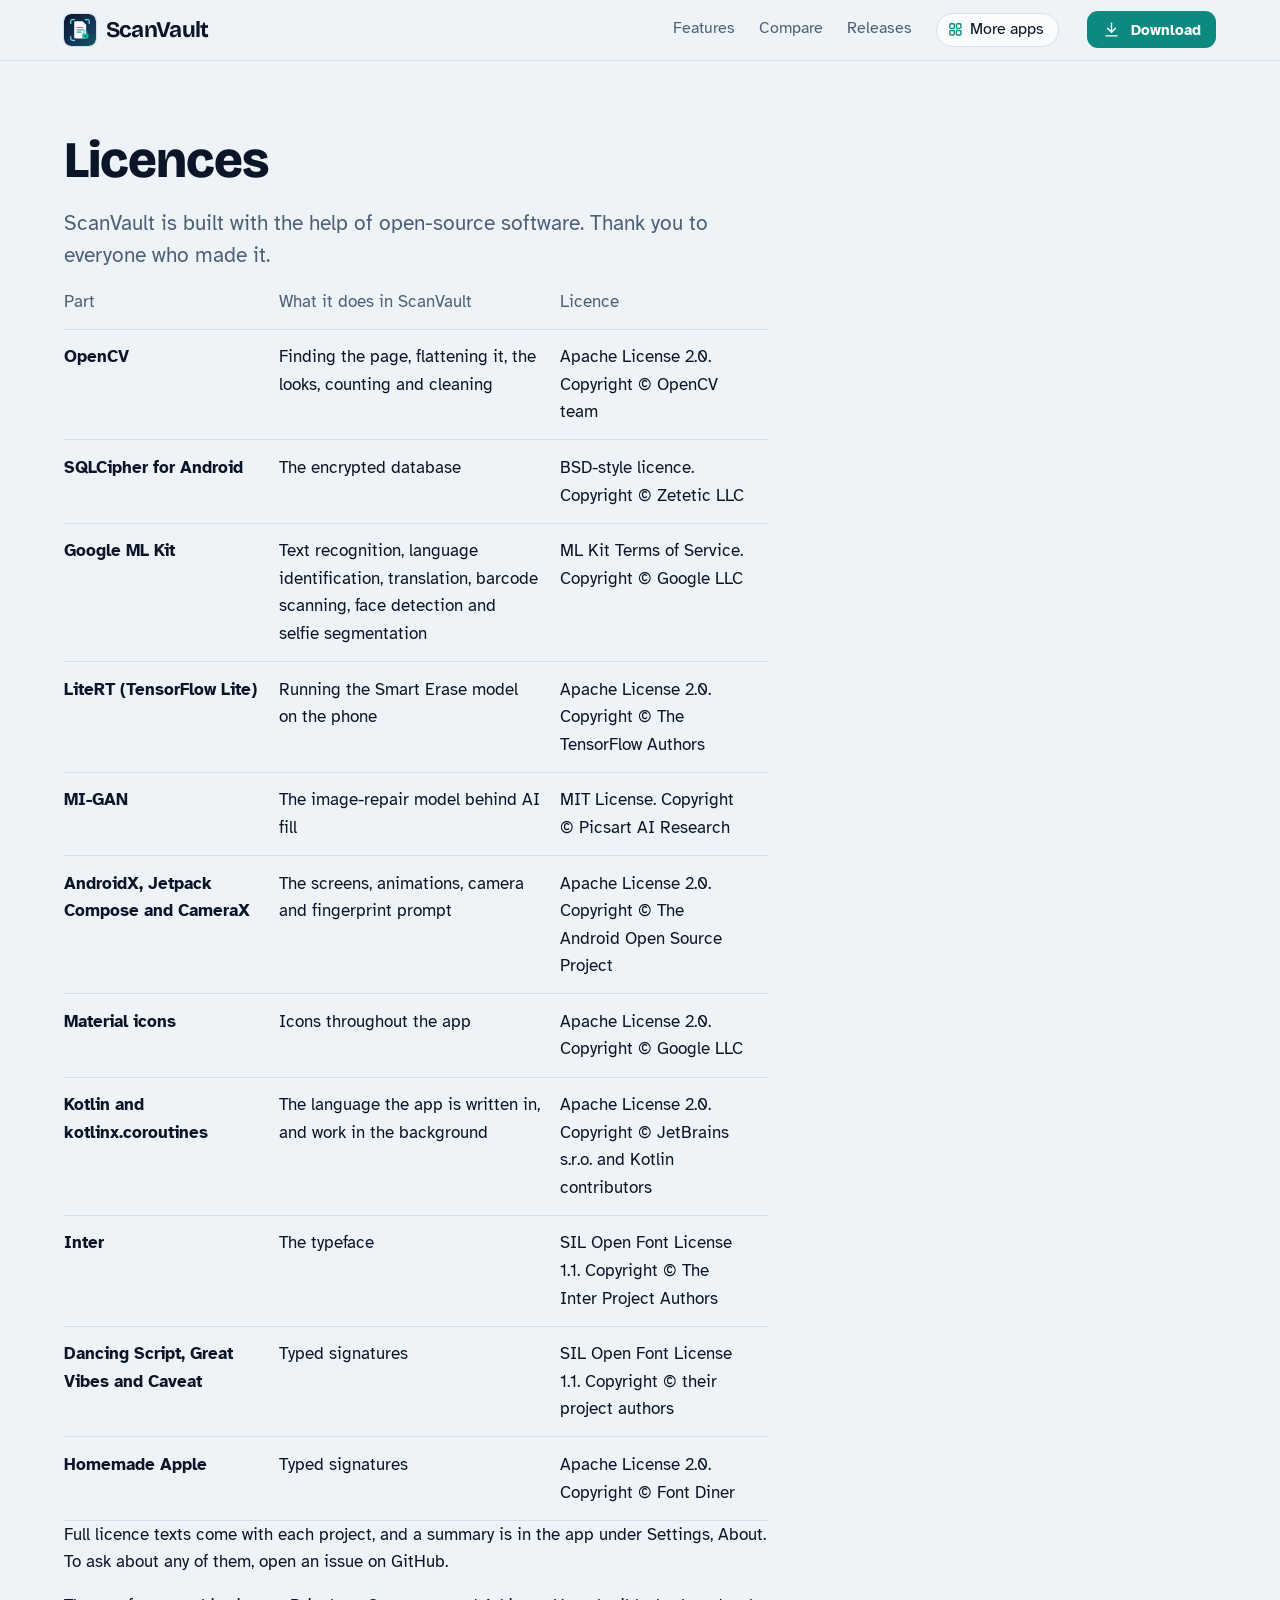
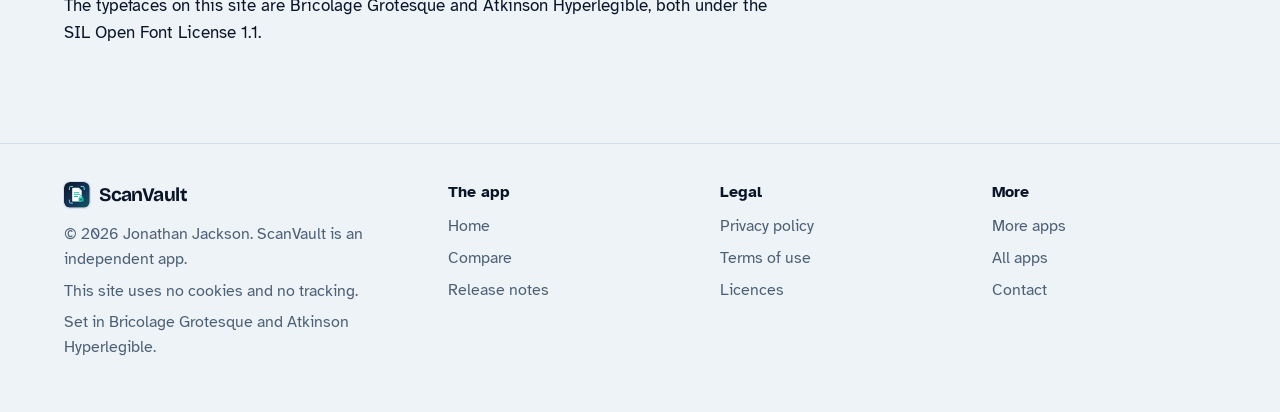
<file: licences.html>
<!DOCTYPE html>
<html lang="en-GB">
<head>
<meta charset="utf-8">
<meta name="viewport" content="width=device-width, initial-scale=1">
<title>ScanVault licences</title>
<meta name="description" content="The open-source parts inside ScanVault and their licences.">
<meta name="author" content="Jonathan Jackson">
<link rel="canonical" href="https://customgpter.github.io/scanvault/licences.html">
<meta name="theme-color" content="#eef3f8" media="(prefers-color-scheme: light)">
<meta name="theme-color" content="#060e1c" media="(prefers-color-scheme: dark)">
<meta property="og:type" content="website">
<meta property="og:site_name" content="ScanVault">
<meta property="og:title" content="ScanVault licences">
<meta property="og:description" content="The open-source parts inside ScanVault and their licences.">
<meta property="og:url" content="https://customgpter.github.io/scanvault/licences.html">
<meta property="og:image" content="https://customgpter.github.io/scanvault/assets/og.png">
<meta property="og:image:width" content="1200">
<meta property="og:image:height" content="630">
<meta property="og:image:alt" content="ScanVault&#x27;s home screen: your encrypted documents, folders and the scan button">
<meta property="og:locale" content="en_GB">
<meta name="twitter:card" content="summary_large_image">
<link rel="icon" href="./assets/favicon.svg" type="image/svg+xml">
<link rel="apple-touch-icon" href="./assets/apple-touch-icon.png">
<link rel="preload" href="./assets/fonts/bricolage-grotesque-latin.woff2" as="font" type="font/woff2" crossorigin>
<link rel="preload" href="./assets/fonts/atkinson-hyperlegible-latin-400-normal.woff2" as="font" type="font/woff2" crossorigin>
<link rel="stylesheet" href="./assets/site.css?v=1">
<link rel="stylesheet" href="./assets/house.css?v=1">
<link rel="stylesheet" href="./assets/apps-list.css?v=1">
<script src="./assets/apps-list.js?v=1" defer></script>
</head>
<body>
<a class="skip" href="#main">Skip to content</a>
<header class="masthead">
<div class="wrap">
<a class="brand" href="./" aria-label="ScanVault home"><svg viewBox="0 0 108 108" aria-hidden="true"><defs><linearGradient id="svg_sv" x1="0" y1="0" x2="1" y2="1"><stop offset="0" stop-color="#0A1628"/><stop offset=".6" stop-color="#17345C"/><stop offset="1" stop-color="#0E5A5A"/></linearGradient></defs><rect width="108" height="108" rx="24" fill="url(#svg_sv)"/><g transform="translate(54 54) scale(1.3) translate(-54 -55)"><path fill="#fff" d="M42,32h18l10,10v32a3,3 0,0 1,-3 3h-25a3,3 0,0 1,-3 -3v-39a3,3 0,0 1,3 -3z"/><path fill="#CCF5EE" d="M60,32l10,10h-8a2,2 0,0 1,-2 -2z"/><path fill="#14B8A6" d="M45,47h17v3h-17z M45,53h20v3h-20z M45,59h13v3h-13z"/><path fill="#14B8A6" d="M62,64h12a2,2 0,0 1,2 2v9a2,2 0,0 1,-2 2h-12a2,2 0,0 1,-2 -2v-9a2,2 0,0 1,2 -2z"/><path fill="none" stroke="#14B8A6" stroke-width="2.4" d="M64,64v-3a4,4 0,0 1,8 0v3"/><path fill="#0A1628" d="M68,68.5a1.6,1.6 0,1 1,-0.01 0z M67.2,69.5h1.6v3.5h-1.6z"/><path fill="none" stroke="#5EEAD4" stroke-width="3.2" stroke-linecap="round" d="M30,38v-6a4,4 0,0 1,4 -4h6 M68,28h6a4,4 0,0 1,4 4v6 M30,72v6a4,4 0,0 0,4 4h6"/></g></svg><span>ScanVault</span></a>
<nav aria-label="Main"><ul><li><a href="./#features">Features</a></li><li><a href="./compare.html">Compare</a></li><li><a href="./releases.html">Releases</a></li><li><a class="more-apps" href="./more-apps.html"><svg class="ico" viewBox="0 0 24 24" aria-hidden="true"><rect x="4" y="4" width="6.5" height="6.5" rx="1.6"/><rect x="13.5" y="4" width="6.5" height="6.5" rx="1.6"/><rect x="4" y="13.5" width="6.5" height="6.5" rx="1.6"/><rect x="13.5" y="13.5" width="6.5" height="6.5" rx="1.6"/></svg>More apps</a></li></ul></nav>
<a class="button small" href="https://github.com/CustomGPTer/scanvault/releases/latest/download/ScanVault.apk"><svg class="ico" viewBox="0 0 24 24" aria-hidden="true"><path d="M12 4v11"/><path d="M7 10.5l5 5 5-5"/><path d="M5 20h14"/></svg>Download</a>
</div>
</header>
<main id="main" class="doc">
<div class="wrap">
<div class="measure">
<h1>Licences</h1>
<p class="lede">ScanVault is built with the help of open-source software. Thank you to everyone who made it.</p>
<div class="scroll"><table><thead><tr><th scope="col">Part</th><th scope="col">What it does in ScanVault</th><th scope="col">Licence</th></tr></thead><tbody><tr><th scope="row">OpenCV</th><td>Finding the page, flattening it, the looks, counting and cleaning</td><td>Apache License 2.0. Copyright &copy; OpenCV team</td></tr><tr><th scope="row">SQLCipher for Android</th><td>The encrypted database</td><td>BSD-style licence. Copyright &copy; Zetetic LLC</td></tr><tr><th scope="row">Google ML Kit</th><td>Text recognition, language identification, translation, barcode scanning, face detection and selfie segmentation</td><td>ML Kit Terms of Service. Copyright &copy; Google LLC</td></tr><tr><th scope="row">LiteRT (TensorFlow Lite)</th><td>Running the Smart Erase model on the phone</td><td>Apache License 2.0. Copyright &copy; The TensorFlow Authors</td></tr><tr><th scope="row">MI-GAN</th><td>The image-repair model behind AI fill</td><td>MIT License. Copyright &copy; Picsart AI Research</td></tr><tr><th scope="row">AndroidX, Jetpack Compose and CameraX</th><td>The screens, animations, camera and fingerprint prompt</td><td>Apache License 2.0. Copyright &copy; The Android Open Source Project</td></tr><tr><th scope="row">Material icons</th><td>Icons throughout the app</td><td>Apache License 2.0. Copyright &copy; Google LLC</td></tr><tr><th scope="row">Kotlin and kotlinx.coroutines</th><td>The language the app is written in, and work in the background</td><td>Apache License 2.0. Copyright &copy; JetBrains s.r.o. and Kotlin contributors</td></tr><tr><th scope="row">Inter</th><td>The typeface</td><td>SIL Open Font License 1.1. Copyright &copy; The Inter Project Authors</td></tr><tr><th scope="row">Dancing Script, Great Vibes and Caveat</th><td>Typed signatures</td><td>SIL Open Font License 1.1. Copyright &copy; their project authors</td></tr><tr><th scope="row">Homemade Apple</th><td>Typed signatures</td><td>Apache License 2.0. Copyright &copy; Font Diner</td></tr></tbody></table></div>
<p>Full licence texts come with each project, and a summary is in the app under Settings, About. To ask about any of them, open an issue on GitHub.</p>
<p>The typefaces on this site are Bricolage Grotesque and Atkinson Hyperlegible, both under the SIL Open Font License 1.1.</p>
</div>
</div>
</main>
<footer class="colophon">
<div class="wrap">
<div>
<a class="brand" href="./" aria-label="ScanVault home"><svg viewBox="0 0 108 108" aria-hidden="true"><defs><linearGradient id="svg_sv" x1="0" y1="0" x2="1" y2="1"><stop offset="0" stop-color="#0A1628"/><stop offset=".6" stop-color="#17345C"/><stop offset="1" stop-color="#0E5A5A"/></linearGradient></defs><rect width="108" height="108" rx="24" fill="url(#svg_sv)"/><g transform="translate(54 54) scale(1.3) translate(-54 -55)"><path fill="#fff" d="M42,32h18l10,10v32a3,3 0,0 1,-3 3h-25a3,3 0,0 1,-3 -3v-39a3,3 0,0 1,3 -3z"/><path fill="#CCF5EE" d="M60,32l10,10h-8a2,2 0,0 1,-2 -2z"/><path fill="#14B8A6" d="M45,47h17v3h-17z M45,53h20v3h-20z M45,59h13v3h-13z"/><path fill="#14B8A6" d="M62,64h12a2,2 0,0 1,2 2v9a2,2 0,0 1,-2 2h-12a2,2 0,0 1,-2 -2v-9a2,2 0,0 1,2 -2z"/><path fill="none" stroke="#14B8A6" stroke-width="2.4" d="M64,64v-3a4,4 0,0 1,8 0v3"/><path fill="#0A1628" d="M68,68.5a1.6,1.6 0,1 1,-0.01 0z M67.2,69.5h1.6v3.5h-1.6z"/><path fill="none" stroke="#5EEAD4" stroke-width="3.2" stroke-linecap="round" d="M30,38v-6a4,4 0,0 1,4 -4h6 M68,28h6a4,4 0,0 1,4 4v6 M30,72v6a4,4 0,0 0,4 4h6"/></g></svg><span>ScanVault</span></a>
<p>&copy; 2026 Jonathan Jackson. ScanVault is an independent app.</p>
<p>This site uses no cookies and no tracking.</p>
<p>Set in Bricolage Grotesque and Atkinson Hyperlegible.</p>
</div>
<nav aria-label="The app"><h2>The app</h2><ul>
<li><a href="./">Home</a></li>
<li><a href="./compare.html">Compare</a></li>
<li><a href="./releases.html">Release notes</a></li>

</ul></nav>
<nav aria-label="Legal"><h2>Legal</h2><ul>
<li><a href="./privacy.html">Privacy policy</a></li>
<li><a href="./terms.html">Terms of use</a></li>
<li><a href="./licences.html">Licences</a></li>
</ul></nav>
<nav aria-label="More"><h2>More</h2><ul>
<li><a href="./more-apps.html">More apps</a></li>
<li><a href="https://customgpter.github.io/">All apps</a></li>
<li><a href="https://github.com/CustomGPTer/scanvault/issues">Contact</a></li>
</ul></nav>
</div>
</footer>
</body>
</html>
</file>
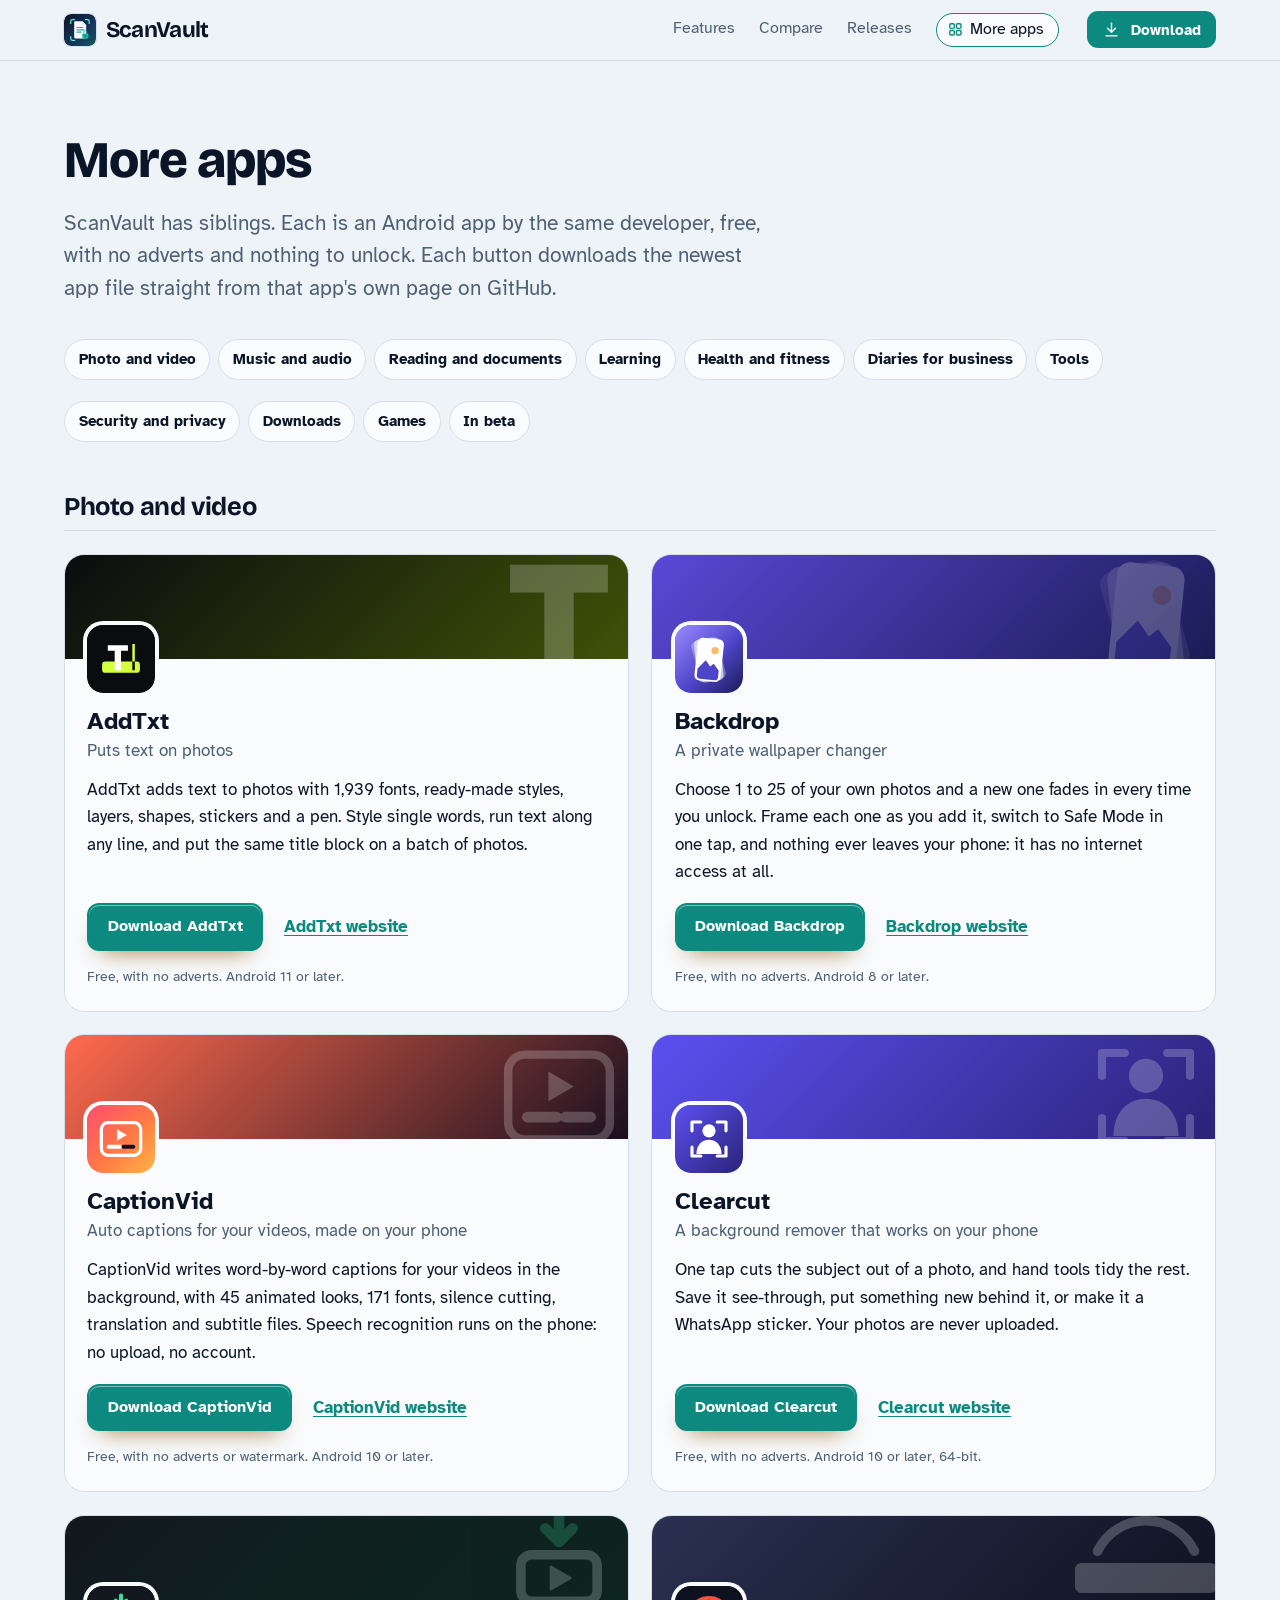
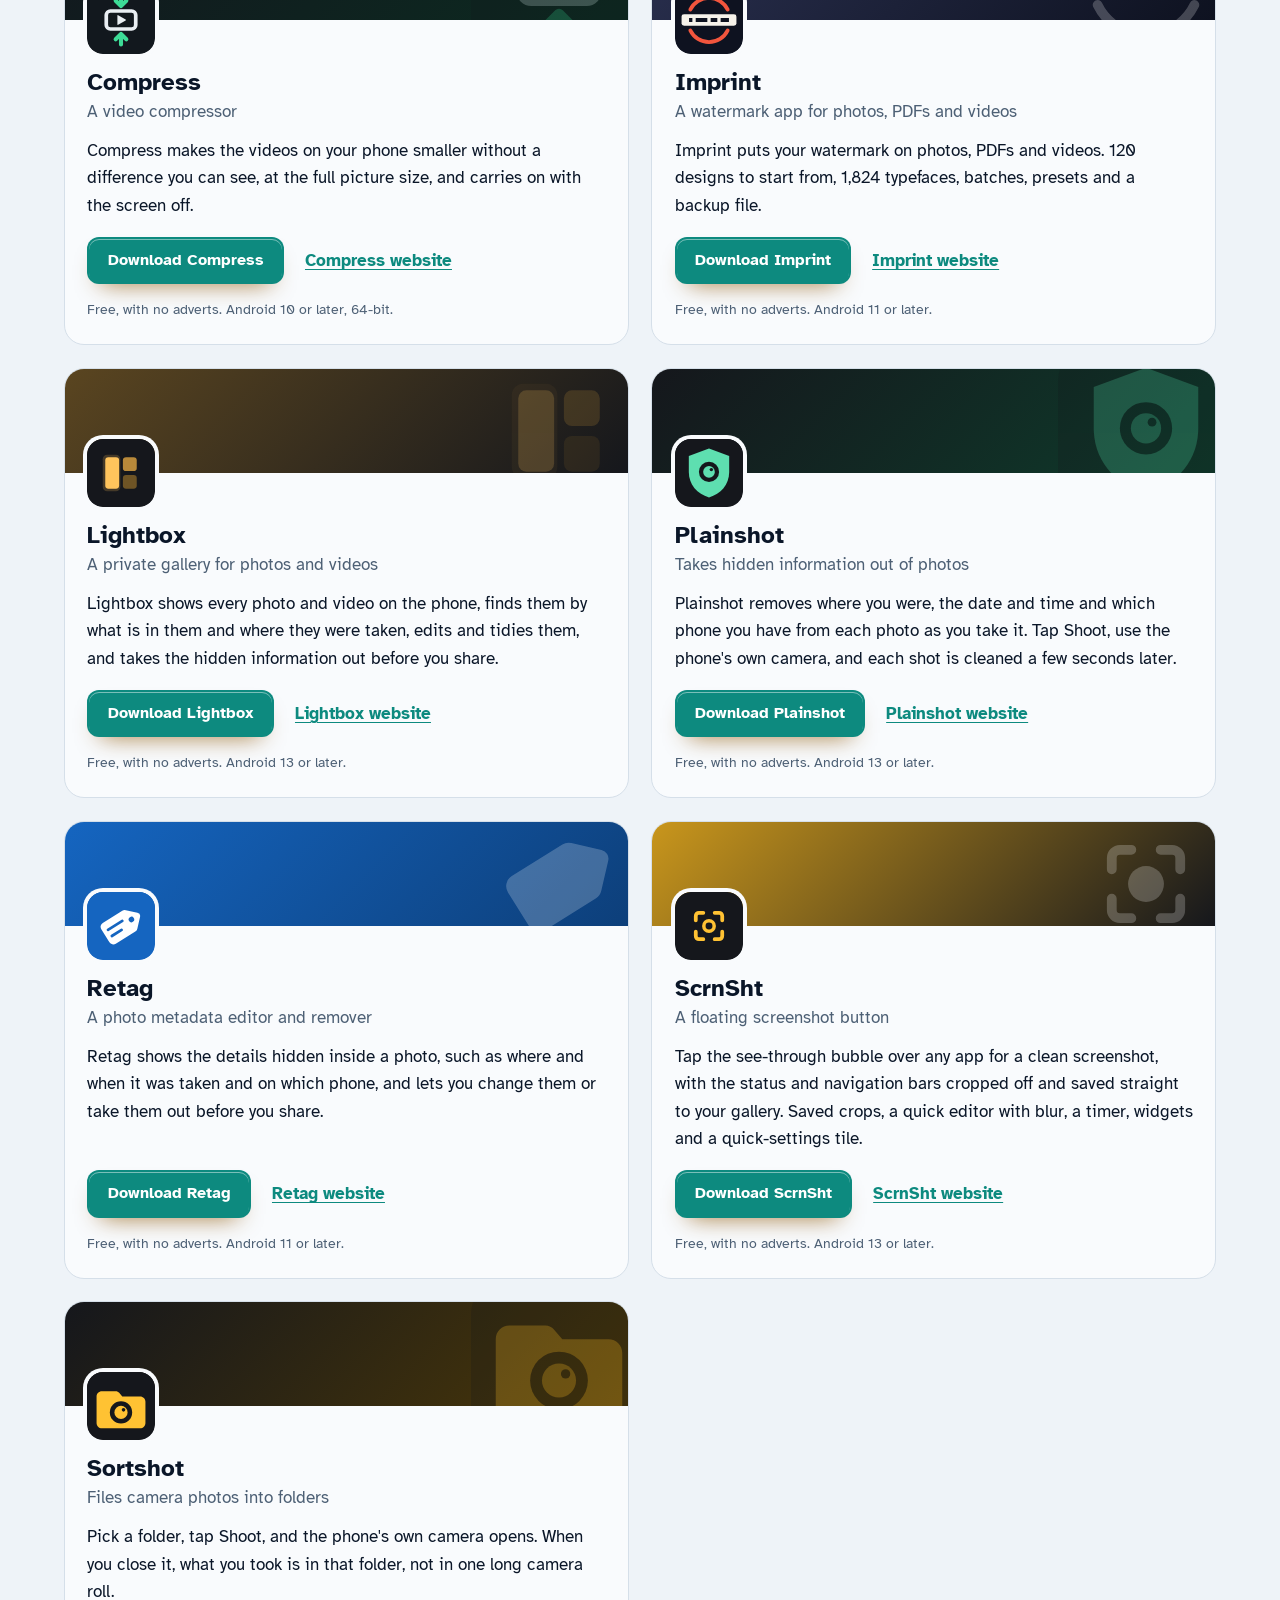
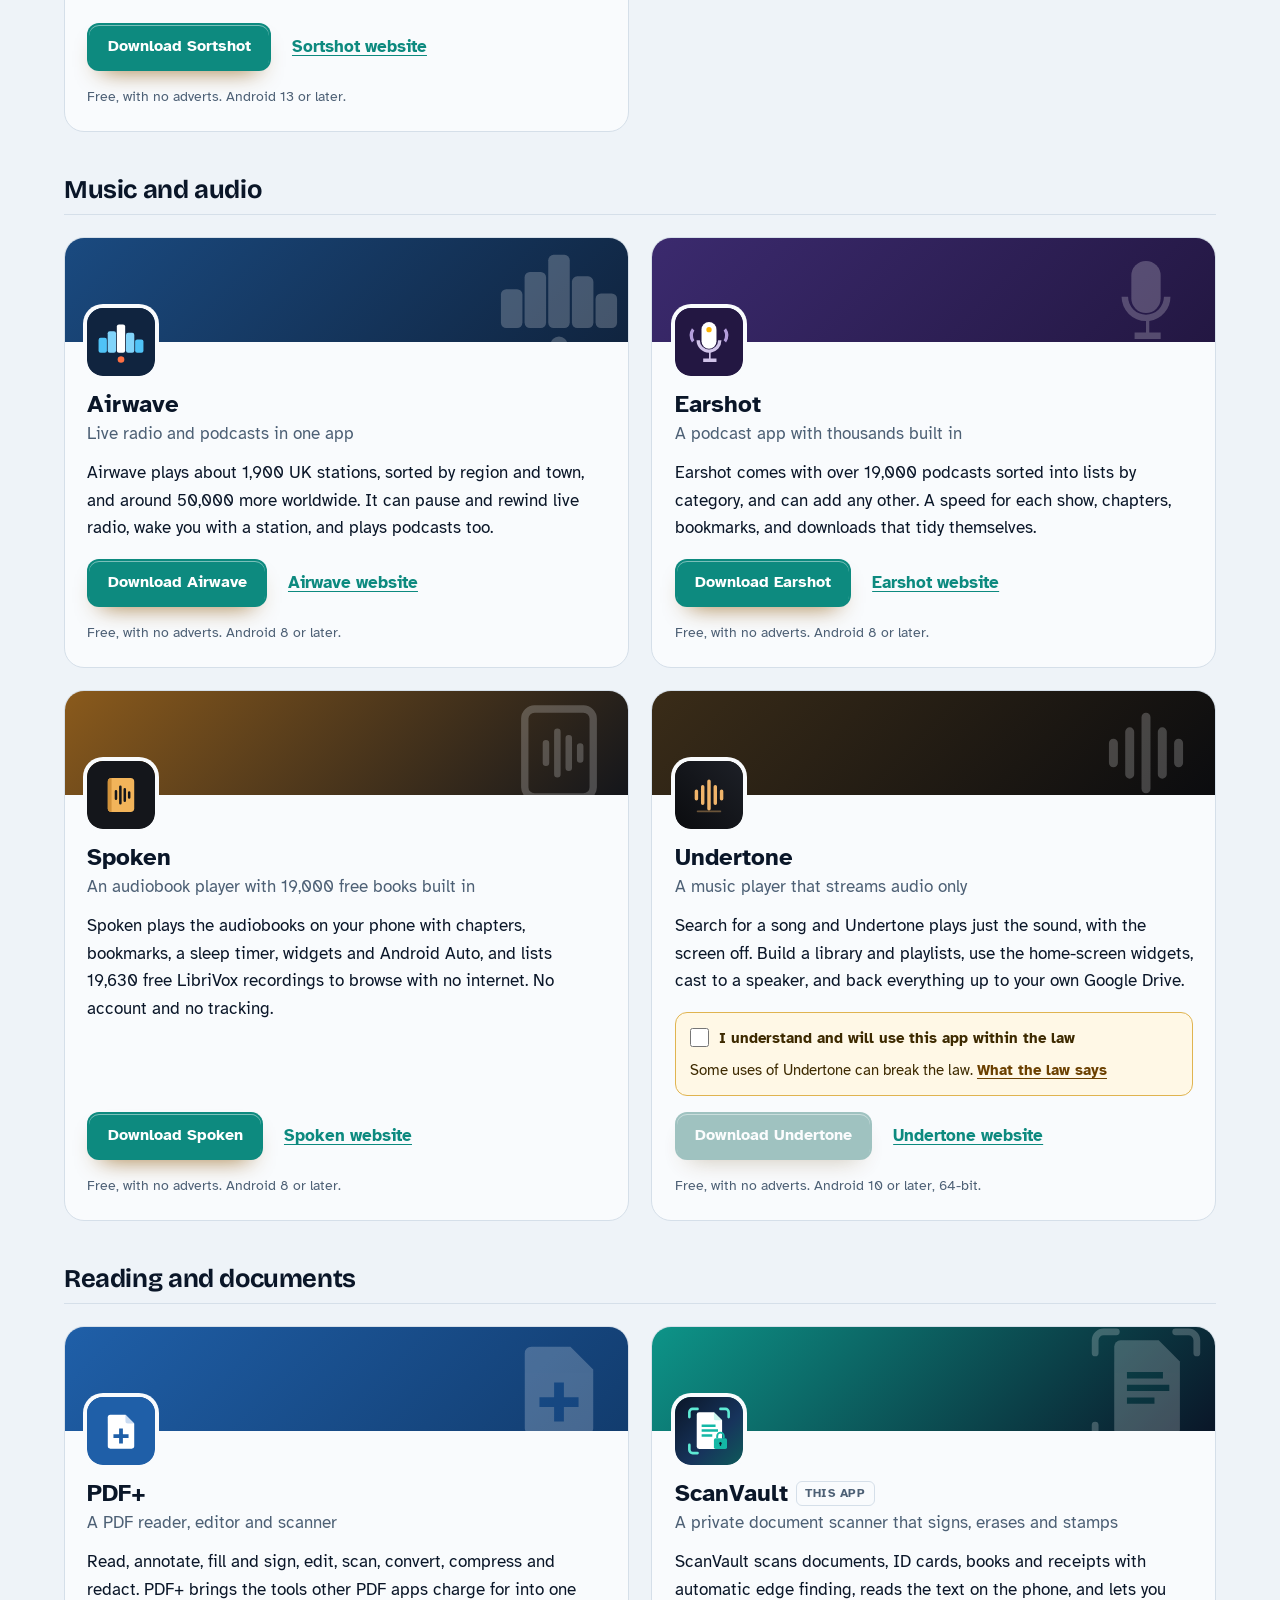
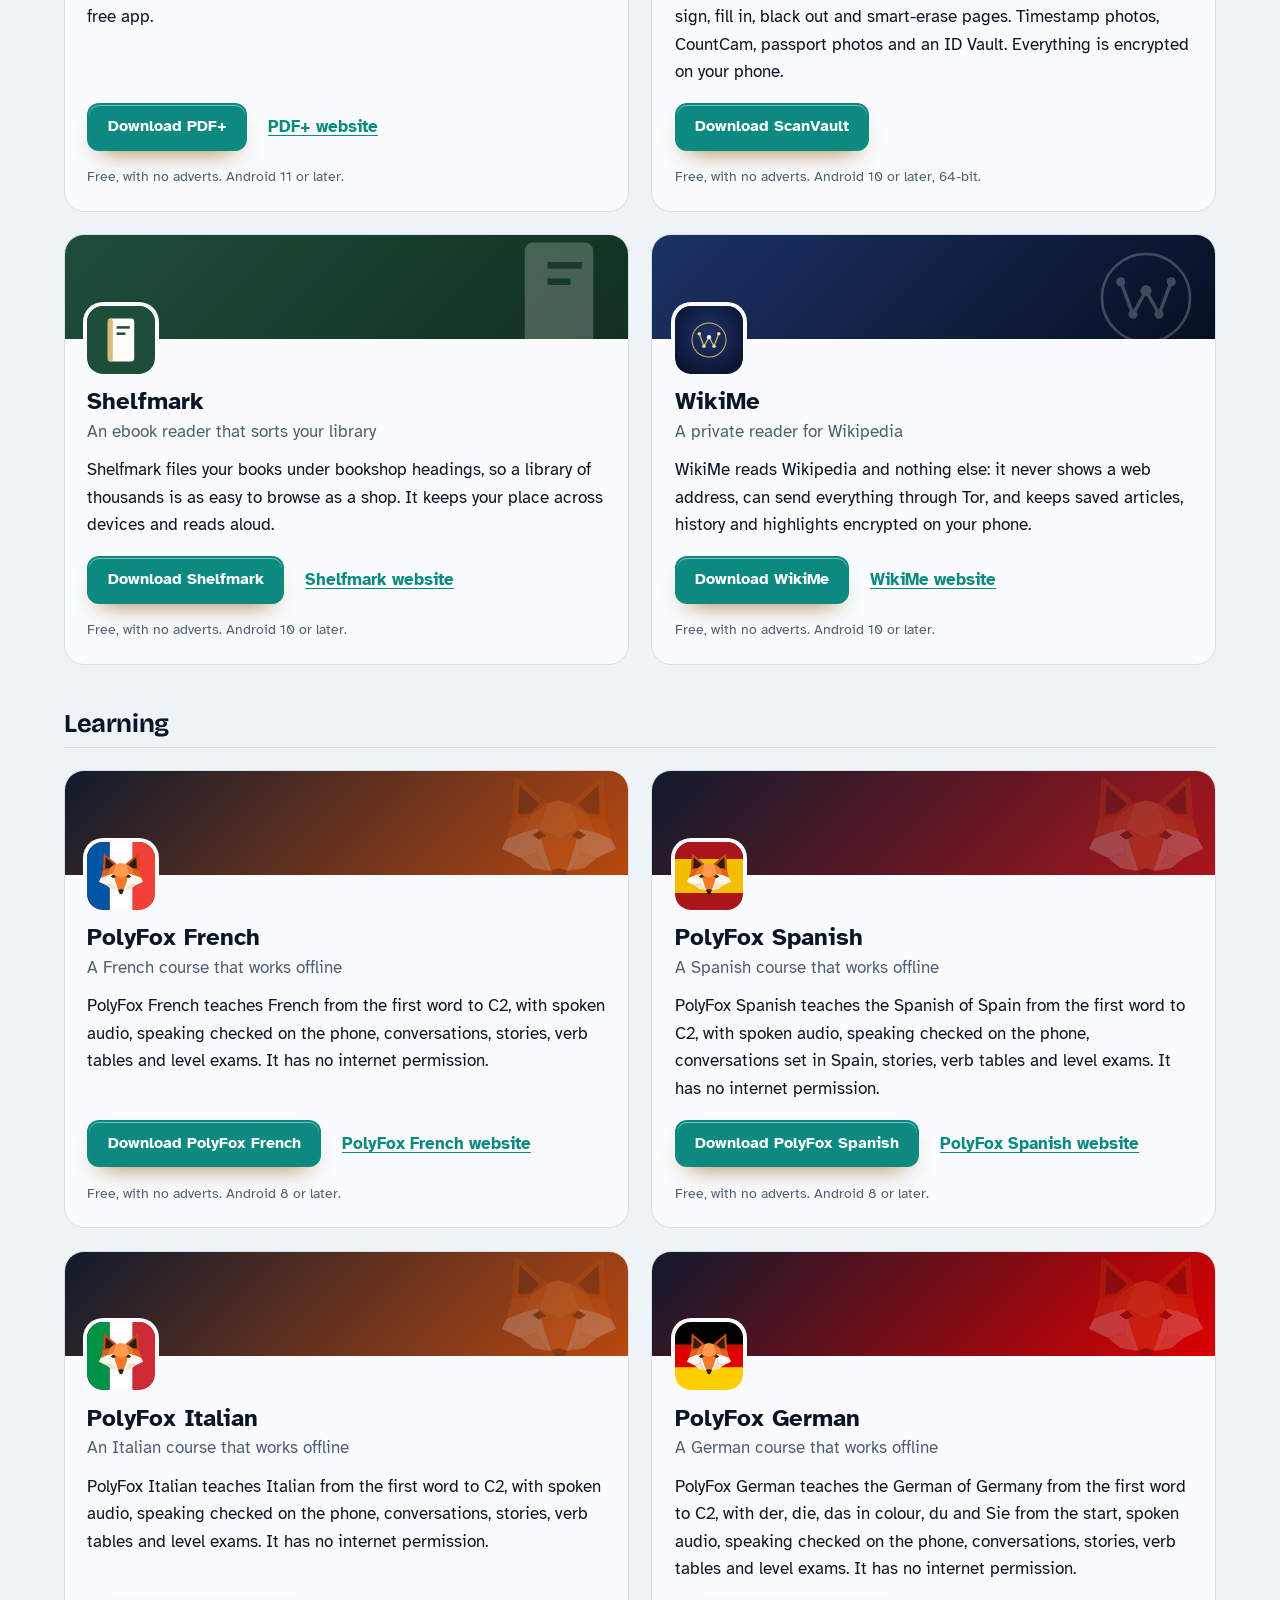
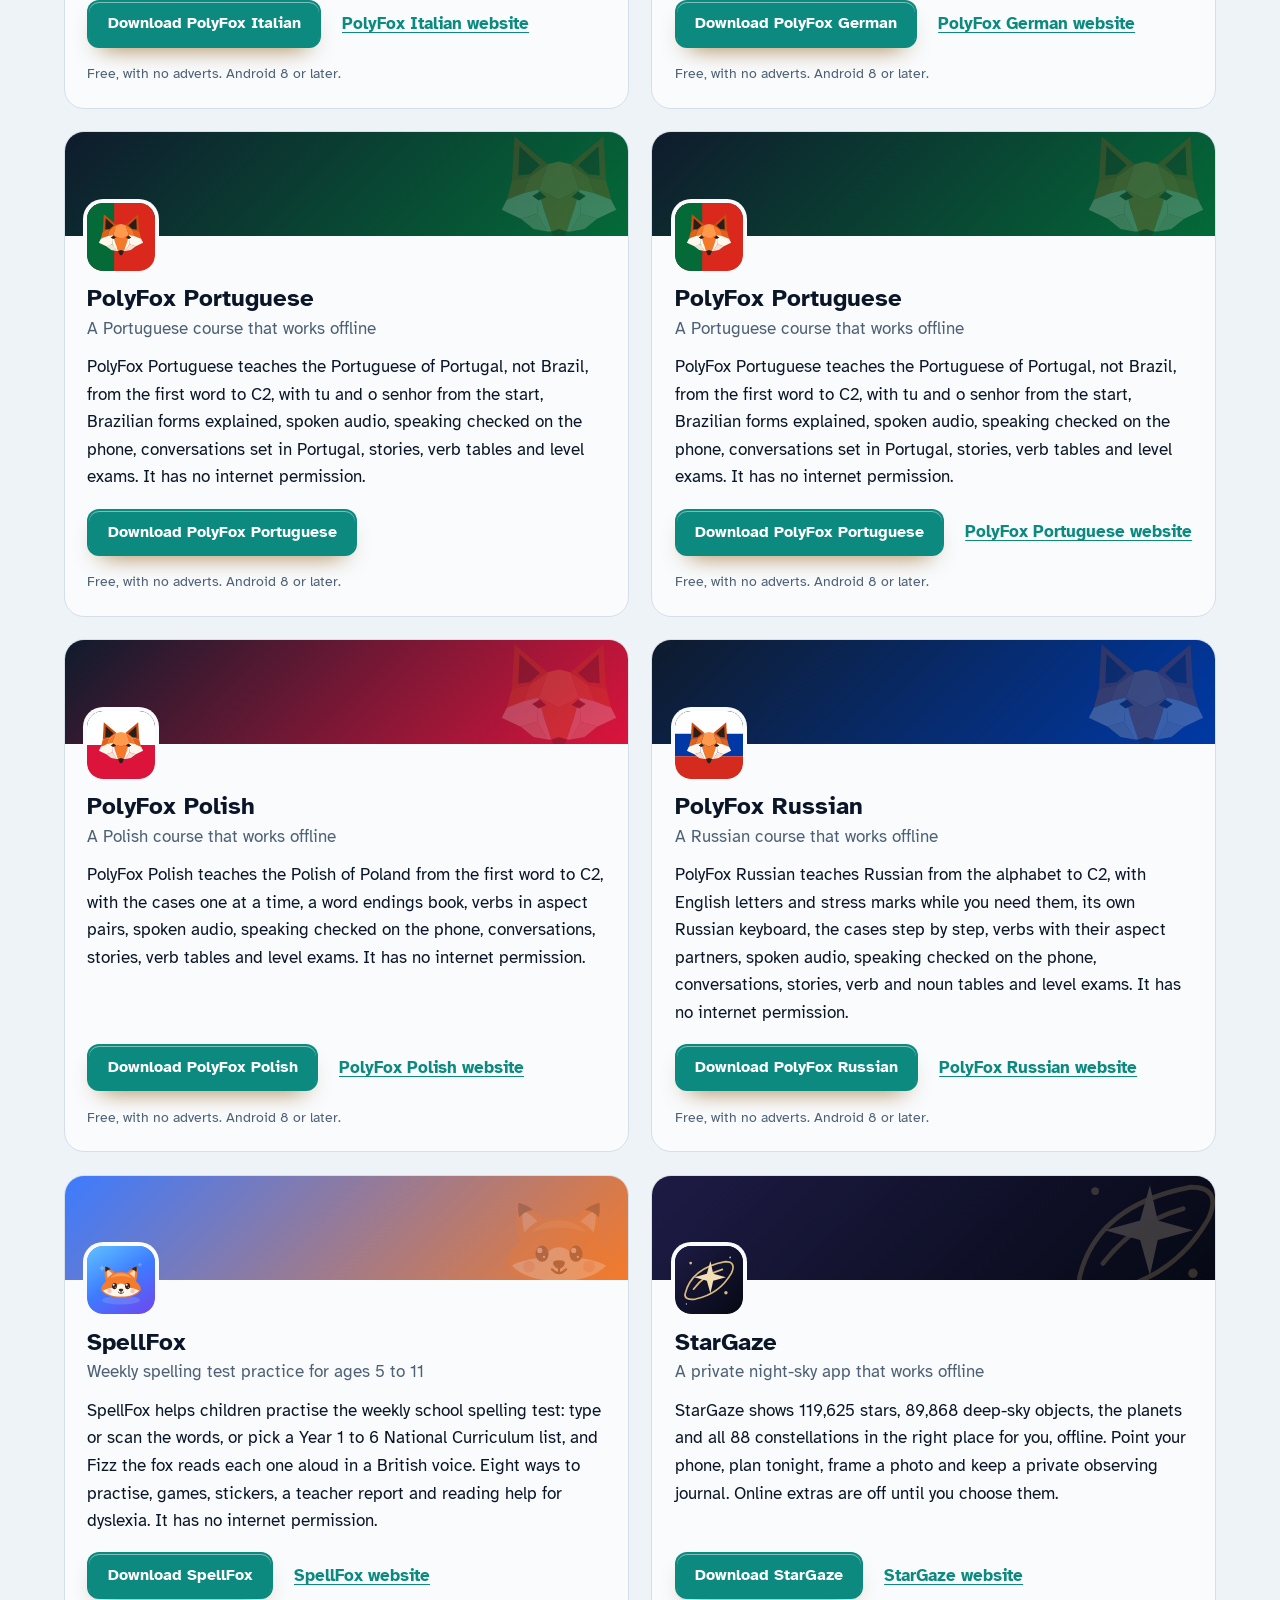
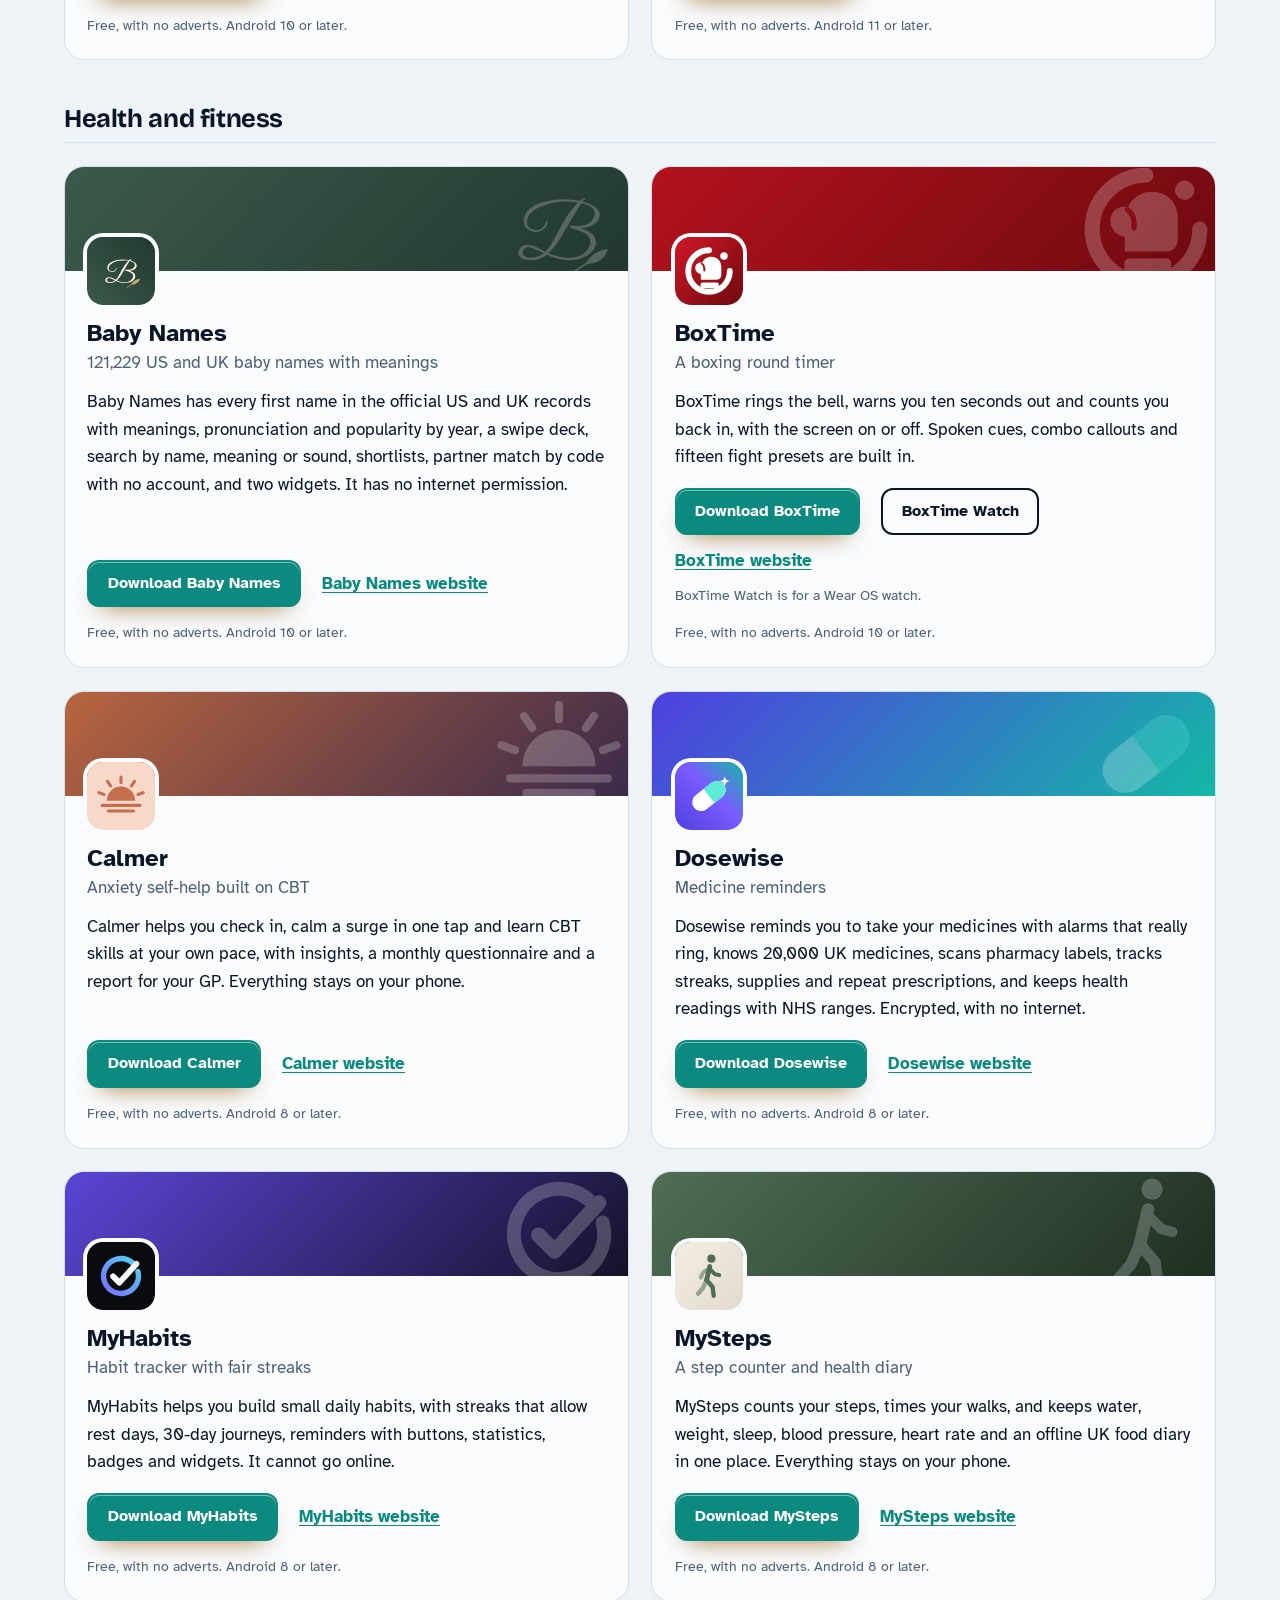
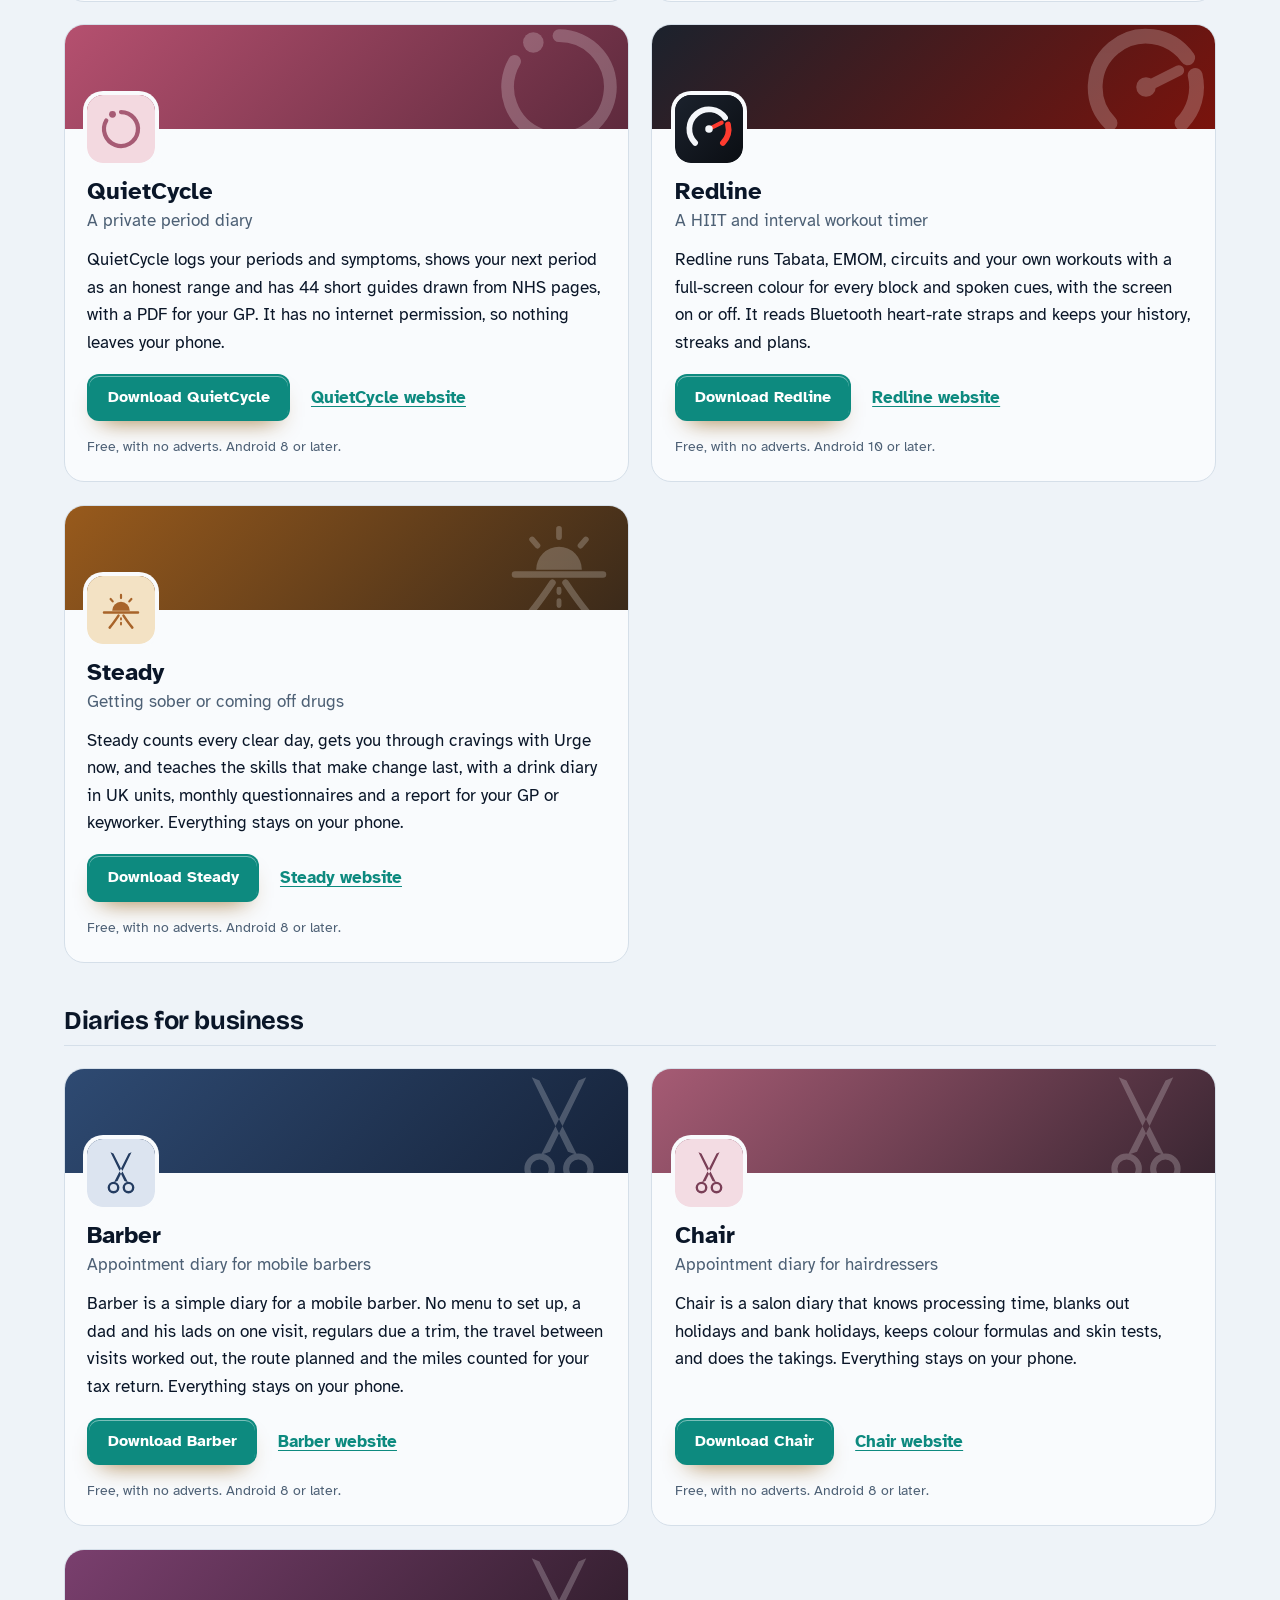
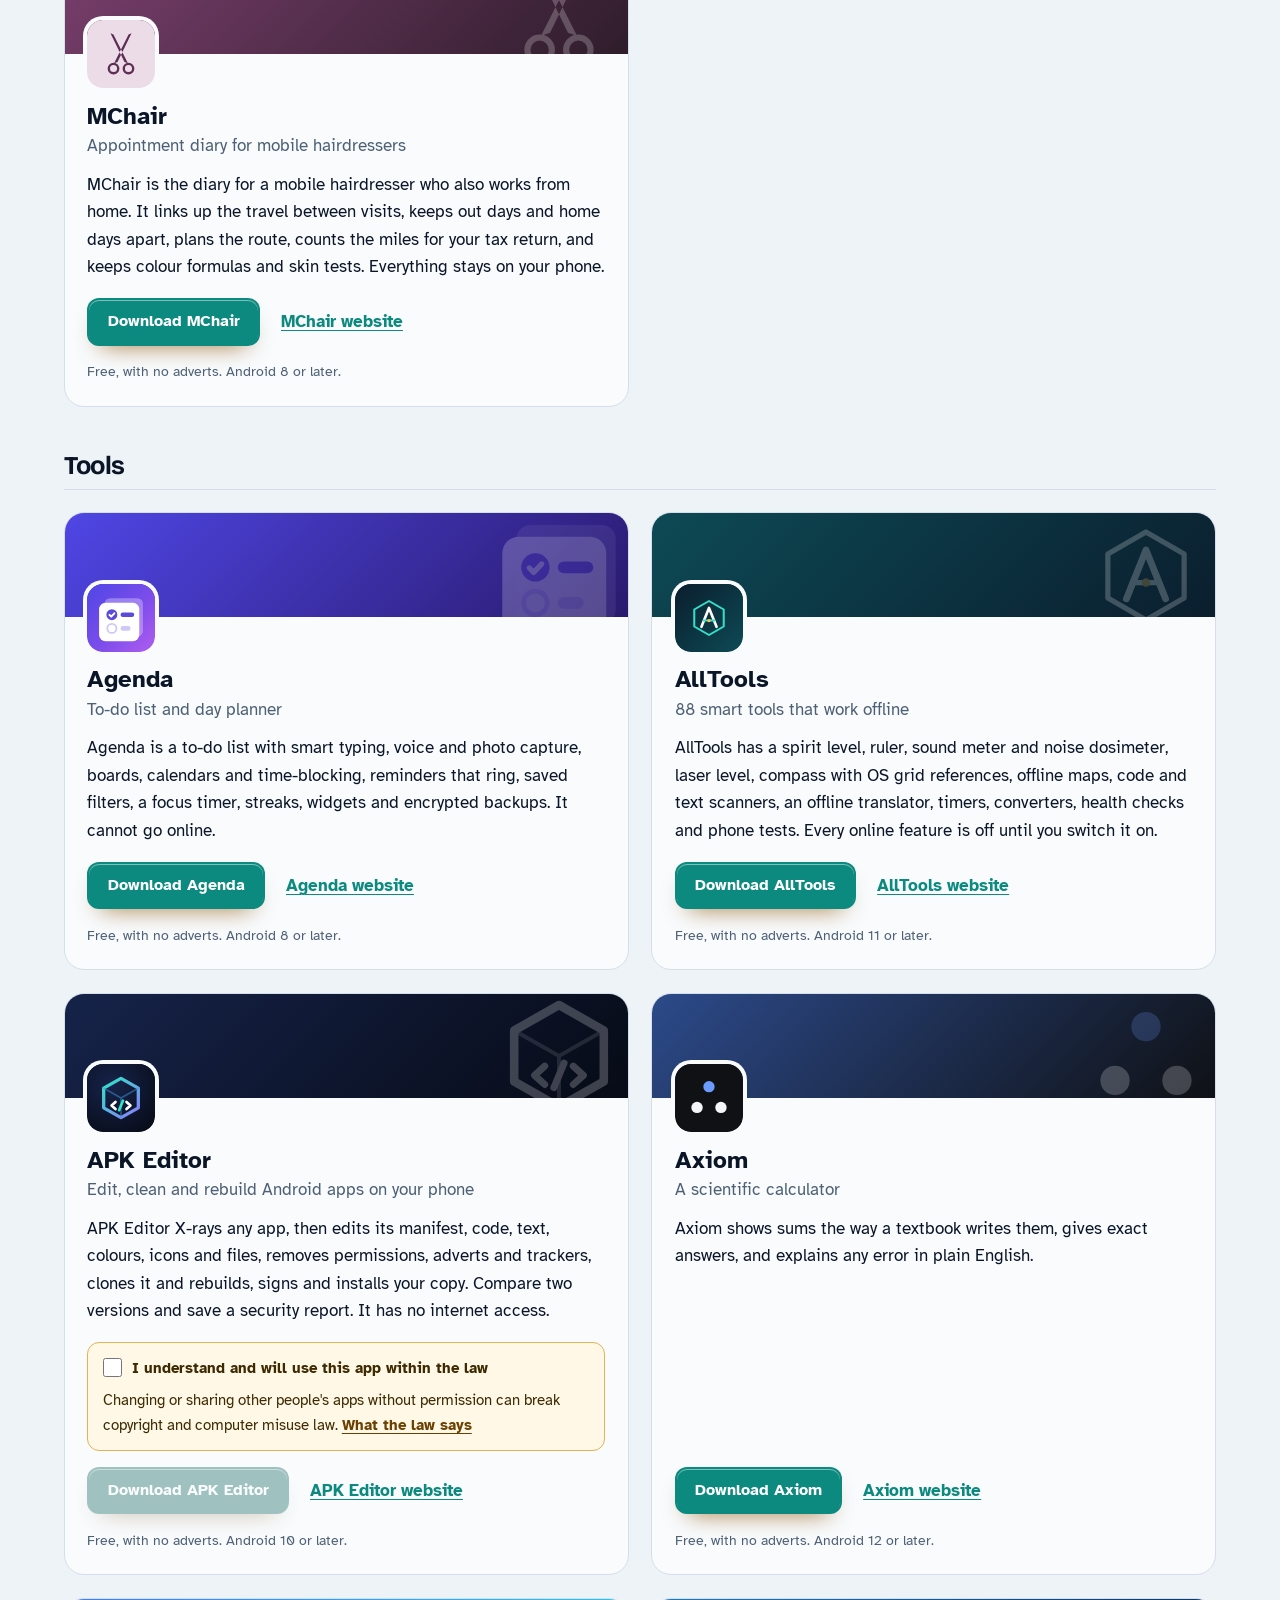
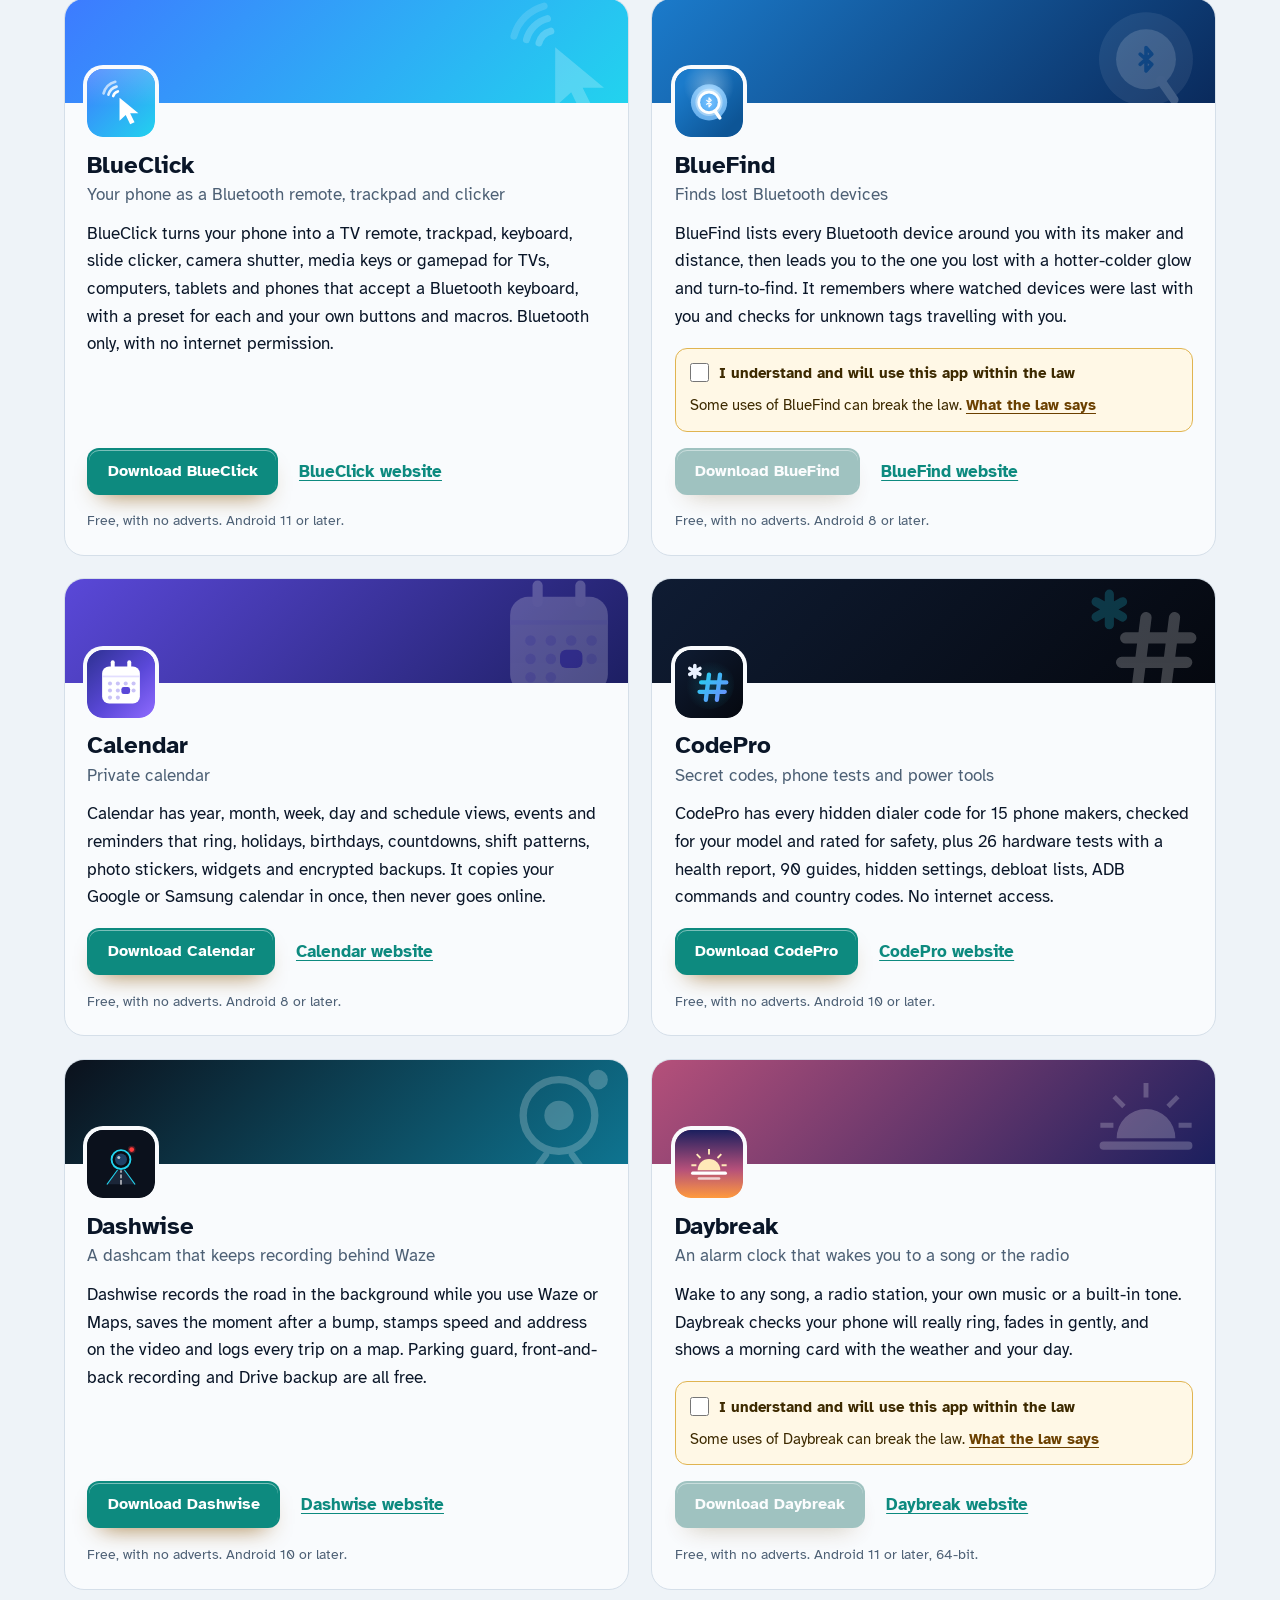
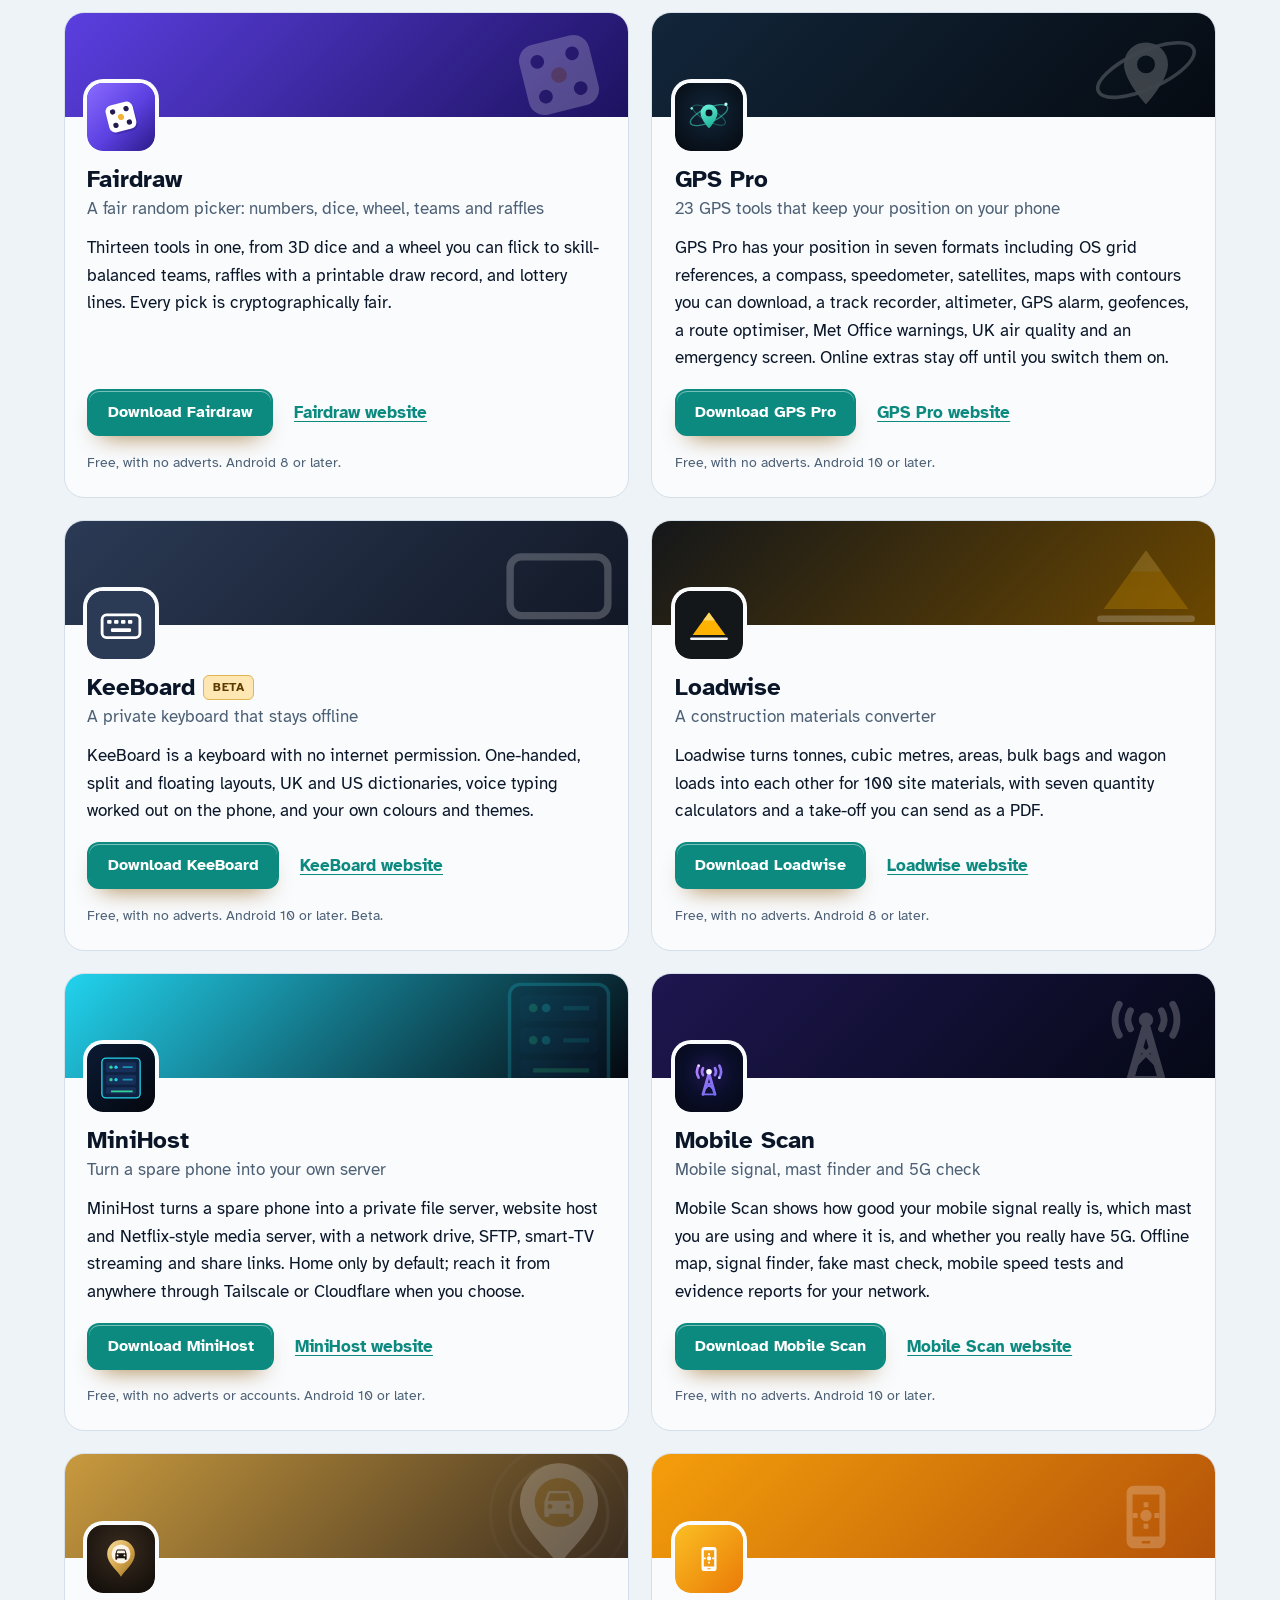
<file: more-apps.html>
<!DOCTYPE html>
<html lang="en-GB">
<head>
<meta charset="utf-8">
<meta name="viewport" content="width=device-width, initial-scale=1">
<title>More free Android apps from the maker of ScanVault</title>
<meta name="description" content="All 99 free Android apps from the maker of ScanVault, in one list by category, each with its download and a link to its website.">
<meta name="author" content="Jonathan Jackson">
<link rel="canonical" href="https://customgpter.github.io/scanvault/more-apps.html">
<meta name="theme-color" content="#eef3f8" media="(prefers-color-scheme: light)">
<meta name="theme-color" content="#060e1c" media="(prefers-color-scheme: dark)">
<meta property="og:type" content="website">
<meta property="og:site_name" content="ScanVault">
<meta property="og:title" content="More free Android apps from the maker of ScanVault">
<meta property="og:description" content="All 99 free Android apps from the maker of ScanVault, in one list by category, each with its download and a link to its website.">
<meta property="og:url" content="https://customgpter.github.io/scanvault/more-apps.html">
<meta property="og:image" content="https://customgpter.github.io/scanvault/assets/og.png">
<meta property="og:image:width" content="1200">
<meta property="og:image:height" content="630">
<meta property="og:image:alt" content="ScanVault&#x27;s home screen: your encrypted documents, folders and the scan button">
<meta property="og:locale" content="en_GB">
<meta name="twitter:card" content="summary_large_image">
<link rel="icon" href="./assets/favicon.svg" type="image/svg+xml">
<link rel="apple-touch-icon" href="./assets/apple-touch-icon.png">
<link rel="preload" href="./assets/fonts/bricolage-grotesque-latin.woff2" as="font" type="font/woff2" crossorigin>
<link rel="preload" href="./assets/fonts/atkinson-hyperlegible-latin-400-normal.woff2" as="font" type="font/woff2" crossorigin>
<link rel="stylesheet" href="./assets/site.css?v=1">
<link rel="stylesheet" href="./assets/house.css?v=1">
<script type="application/ld+json">{"@context":"https://schema.org","@type":"ItemList","name":"Apps from the maker of ScanVault","url":"https://customgpter.github.io/scanvault/more-apps.html","itemListElement":[{"@type":"ListItem","position":1,"name":"AddTxt","url":"https://customgpter.github.io/addtxt/"},{"@type":"ListItem","position":2,"name":"Backdrop","url":"https://customgpter.github.io/backdrop/"},{"@type":"ListItem","position":3,"name":"CaptionVid","url":"https://customgpter.github.io/captionvid/"},{"@type":"ListItem","position":4,"name":"Clearcut","url":"https://customgpter.github.io/clearcut/"},{"@type":"ListItem","position":5,"name":"Compress","url":"https://customgpter.github.io/compress/"},{"@type":"ListItem","position":6,"name":"Imprint","url":"https://customgpter.github.io/imprint/"},{"@type":"ListItem","position":7,"name":"Lightbox","url":"https://customgpter.github.io/lightbox/"},{"@type":"ListItem","position":8,"name":"Plainshot","url":"https://customgpter.github.io/plainshot/"},{"@type":"ListItem","position":9,"name":"Retag","url":"https://customgpter.github.io/retag/"},{"@type":"ListItem","position":10,"name":"ScrnSht","url":"https://customgpter.github.io/scrnsht/"},{"@type":"ListItem","position":11,"name":"Sortshot","url":"https://customgpter.github.io/sortshot/"},{"@type":"ListItem","position":12,"name":"Airwave","url":"https://customgpter.github.io/airwave/"},{"@type":"ListItem","position":13,"name":"Earshot","url":"https://customgpter.github.io/earshot/"},{"@type":"ListItem","position":14,"name":"Spoken","url":"https://customgpter.github.io/spoken/"},{"@type":"ListItem","position":15,"name":"Undertone","url":"https://customgpter.github.io/undertone/"},{"@type":"ListItem","position":16,"name":"PDF+","url":"https://customgpter.github.io/pdfplus/"},{"@type":"ListItem","position":17,"name":"ScanVault","url":"https://customgpter.github.io/scanvault/"},{"@type":"ListItem","position":18,"name":"Shelfmark","url":"https://customgpter.github.io/shelfmark/"},{"@type":"ListItem","position":19,"name":"WikiMe","url":"https://customgpter.github.io/wikime/"},{"@type":"ListItem","position":20,"name":"PolyFox French","url":"https://customgpter.github.io/polyfox/"},{"@type":"ListItem","position":21,"name":"PolyFox German","url":"https://customgpter.github.io/polyfox-german/"},{"@type":"ListItem","position":22,"name":"PolyFox Portuguese","url":"https://customgpter.github.io/polyfox-portuguese/"},{"@type":"ListItem","position":23,"name":"PolyFox Polish","url":"https://customgpter.github.io/polyfox-polish/"},{"@type":"ListItem","position":24,"name":"PolyFox Russian","url":"https://customgpter.github.io/polyfox-russian/"},{"@type":"ListItem","position":25,"name":"SpellFox","url":"https://customgpter.github.io/spellfox/"},{"@type":"ListItem","position":26,"name":"StarGaze","url":"https://customgpter.github.io/stargaze/"},{"@type":"ListItem","position":27,"name":"Baby Names","url":"https://customgpter.github.io/babynames/"},{"@type":"ListItem","position":28,"name":"BoxTime","url":"https://customgpter.github.io/boxtime/"},{"@type":"ListItem","position":29,"name":"Calmer","url":"https://customgpter.github.io/calmer/"},{"@type":"ListItem","position":30,"name":"Dosewise","url":"https://customgpter.github.io/dosewise/"},{"@type":"ListItem","position":31,"name":"MyHabits","url":"https://customgpter.github.io/myhabits/"},{"@type":"ListItem","position":32,"name":"MySteps","url":"https://customgpter.github.io/mysteps/"},{"@type":"ListItem","position":33,"name":"QuietCycle","url":"https://customgpter.github.io/quietcycle/"},{"@type":"ListItem","position":34,"name":"Redline","url":"https://customgpter.github.io/redline/"},{"@type":"ListItem","position":35,"name":"Steady","url":"https://customgpter.github.io/steady/"},{"@type":"ListItem","position":36,"name":"Barber","url":"https://customgpter.github.io/barber/"},{"@type":"ListItem","position":37,"name":"Chair","url":"https://customgpter.github.io/chair/"},{"@type":"ListItem","position":38,"name":"MChair","url":"https://customgpter.github.io/mchair/"},{"@type":"ListItem","position":39,"name":"Agenda","url":"https://customgpter.github.io/agenda/"},{"@type":"ListItem","position":40,"name":"AllTools","url":"https://customgpter.github.io/alltools/"},{"@type":"ListItem","position":41,"name":"APK Editor","url":"https://customgpter.github.io/apkeditor/"},{"@type":"ListItem","position":42,"name":"Axiom","url":"https://customgpter.github.io/axiom/"},{"@type":"ListItem","position":43,"name":"BlueClick","url":"https://customgpter.github.io/blueclick/"},{"@type":"ListItem","position":44,"name":"BlueFind","url":"https://customgpter.github.io/bluefind/"},{"@type":"ListItem","position":45,"name":"Calendar","url":"https://customgpter.github.io/calendar/"},{"@type":"ListItem","position":46,"name":"CodePro","url":"https://customgpter.github.io/codepro/"},{"@type":"ListItem","position":47,"name":"Dashwise","url":"https://customgpter.github.io/dashwise/"},{"@type":"ListItem","position":48,"name":"Daybreak","url":"https://customgpter.github.io/daybreak/"},{"@type":"ListItem","position":49,"name":"Fairdraw","url":"https://customgpter.github.io/fairdraw/"},{"@type":"ListItem","position":50,"name":"GPS Pro","url":"https://customgpter.github.io/gpspro/"},{"@type":"ListItem","position":51,"name":"KeeBoard","url":"https://customgpter.github.io/keeboard/"},{"@type":"ListItem","position":52,"name":"Loadwise","url":"https://customgpter.github.io/loadwise/"},{"@type":"ListItem","position":53,"name":"MiniHost","url":"https://customgpter.github.io/minihost/"},{"@type":"ListItem","position":54,"name":"Mobile Scan","url":"https://customgpter.github.io/mobilescan/"},{"@type":"ListItem","position":55,"name":"Parkwise","url":"https://customgpter.github.io/parkwise/"},{"@type":"ListItem","position":56,"name":"Pocketmind","url":"https://customgpter.github.io/pocketmind/"},{"@type":"ListItem","position":57,"name":"Refine","url":"https://customgpter.github.io/refine/"},{"@type":"ListItem","position":58,"name":"Shiftwise","url":"https://customgpter.github.io/shiftwise/"},{"@type":"ListItem","position":59,"name":"SimpleCalc","url":"https://customgpter.github.io/simplecalc/"},{"@type":"ListItem","position":60,"name":"Skyline","url":"https://customgpter.github.io/skyline/"},{"@type":"ListItem","position":61,"name":"Slipway","url":"https://customgpter.github.io/slipway/"},{"@type":"ListItem","position":62,"name":"Tagger","url":"https://customgpter.github.io/tagger/"},{"@type":"ListItem","position":63,"name":"TotalClean","url":"https://customgpter.github.io/totalclean/"},{"@type":"ListItem","position":64,"name":"TVLink","url":"https://customgpter.github.io/tvlink/"},{"@type":"ListItem","position":65,"name":"Unbox","url":"https://customgpter.github.io/unbox/"},{"@type":"ListItem","position":66,"name":"WhatsKeep","url":"https://customgpter.github.io/whatskeep/"},{"@type":"ListItem","position":67,"name":"WiFi Scan","url":"https://customgpter.github.io/wifiscan/"},{"@type":"ListItem","position":68,"name":"Auditly","url":"https://customgpter.github.io/auditly/"},{"@type":"ListItem","position":69,"name":"Backchannel","url":"https://customgpter.github.io/backchannel/"},{"@type":"ListItem","position":70,"name":"ENotes","url":"https://customgpter.github.io/enotes/"},{"@type":"ListItem","position":71,"name":"FindMe","url":"https://customgpter.github.io/findme/"},{"@type":"ListItem","position":72,"name":"iLock","url":"https://customgpter.github.io/ilock/"},{"@type":"ListItem","position":73,"name":"ImSafe","url":"https://customgpter.github.io/imsafe/"},{"@type":"ListItem","position":74,"name":"IShred","url":"https://customgpter.github.io/ishred/"},{"@type":"ListItem","position":75,"name":"LockBox","url":"https://customgpter.github.io/lockbox/"},{"@type":"ListItem","position":76,"name":"PassVault","url":"https://customgpter.github.io/passvault/"},{"@type":"ListItem","position":77,"name":"SpyFind","url":"https://customgpter.github.io/spyfind/"},{"@type":"ListItem","position":78,"name":"TextWipe","url":"https://customgpter.github.io/textwipe/"},{"@type":"ListItem","position":79,"name":"Tracewire","url":"https://customgpter.github.io/tracewire/"},{"@type":"ListItem","position":80,"name":"Vigil","url":"https://customgpter.github.io/vigil/"},{"@type":"ListItem","position":81,"name":"Grab","url":"https://customgpter.github.io/grab/"},{"@type":"ListItem","position":82,"name":"Swarm","url":"https://customgpter.github.io/swarm/"},{"@type":"ListItem","position":83,"name":"Plane Games","url":"https://customgpter.github.io/plane-games/"},{"@type":"ListItem","position":84,"name":"Ninefold","url":"https://customgpter.github.io/ninefold/"},{"@type":"ListItem","position":85,"name":"Cubewise","url":"https://customgpter.github.io/cubewise/"},{"@type":"ListItem","position":86,"name":"Tilewise","url":"https://customgpter.github.io/tilewise/"},{"@type":"ListItem","position":87,"name":"Letterwise","url":"https://customgpter.github.io/letterwise/"},{"@type":"ListItem","position":88,"name":"Kingside","url":"https://customgpter.github.io/kingside/"},{"@type":"ListItem","position":89,"name":"Deckhand","url":"https://customgpter.github.io/deckhand/"},{"@type":"ListItem","position":90,"name":"SNESForge","url":"https://customgpter.github.io/snesforge/"},{"@type":"ListItem","position":91,"name":"Fame Boy","url":"https://customgpter.github.io/fameboy/"},{"@type":"ListItem","position":92,"name":"PSPPro","url":"https://customgpter.github.io/psppro/"},{"@type":"ListItem","position":93,"name":"MegaGen","url":"https://customgpter.github.io/megagen/"},{"@type":"ListItem","position":94,"name":"QVR","url":"https://customgpter.github.io/qvr/"},{"@type":"ListItem","position":95,"name":"QVR Watch","url":"https://customgpter.github.io/qvr-watch/"},{"@type":"ListItem","position":96,"name":"QVRLite","url":"https://customgpter.github.io/qvrlite/"},{"@type":"ListItem","position":97,"name":"Onionz","url":"https://customgpter.github.io/onionz/"},{"@type":"ListItem","position":98,"name":"OnionzWeb","url":"https://customgpter.github.io/onionzweb/"}]}</script>
<link rel="stylesheet" href="./assets/apps-list.css?v=1">
<script src="./assets/apps-list.js?v=1" defer></script>
</head>
<body>
<a class="skip" href="#main">Skip to content</a>
<header class="masthead">
<div class="wrap">
<a class="brand" href="./" aria-label="ScanVault home"><svg viewBox="0 0 108 108" aria-hidden="true"><defs><linearGradient id="svg_sv" x1="0" y1="0" x2="1" y2="1"><stop offset="0" stop-color="#0A1628"/><stop offset=".6" stop-color="#17345C"/><stop offset="1" stop-color="#0E5A5A"/></linearGradient></defs><rect width="108" height="108" rx="24" fill="url(#svg_sv)"/><g transform="translate(54 54) scale(1.3) translate(-54 -55)"><path fill="#fff" d="M42,32h18l10,10v32a3,3 0,0 1,-3 3h-25a3,3 0,0 1,-3 -3v-39a3,3 0,0 1,3 -3z"/><path fill="#CCF5EE" d="M60,32l10,10h-8a2,2 0,0 1,-2 -2z"/><path fill="#14B8A6" d="M45,47h17v3h-17z M45,53h20v3h-20z M45,59h13v3h-13z"/><path fill="#14B8A6" d="M62,64h12a2,2 0,0 1,2 2v9a2,2 0,0 1,-2 2h-12a2,2 0,0 1,-2 -2v-9a2,2 0,0 1,2 -2z"/><path fill="none" stroke="#14B8A6" stroke-width="2.4" d="M64,64v-3a4,4 0,0 1,8 0v3"/><path fill="#0A1628" d="M68,68.5a1.6,1.6 0,1 1,-0.01 0z M67.2,69.5h1.6v3.5h-1.6z"/><path fill="none" stroke="#5EEAD4" stroke-width="3.2" stroke-linecap="round" d="M30,38v-6a4,4 0,0 1,4 -4h6 M68,28h6a4,4 0,0 1,4 4v6 M30,72v6a4,4 0,0 0,4 4h6"/></g></svg><span>ScanVault</span></a>
<nav aria-label="Main"><ul><li><a href="./#features">Features</a></li><li><a href="./compare.html">Compare</a></li><li><a href="./releases.html">Releases</a></li><li><a class="more-apps" href="./more-apps.html" aria-current="page"><svg class="ico" viewBox="0 0 24 24" aria-hidden="true"><rect x="4" y="4" width="6.5" height="6.5" rx="1.6"/><rect x="13.5" y="4" width="6.5" height="6.5" rx="1.6"/><rect x="4" y="13.5" width="6.5" height="6.5" rx="1.6"/><rect x="13.5" y="13.5" width="6.5" height="6.5" rx="1.6"/></svg>More apps</a></li></ul></nav>
<a class="button small" href="https://github.com/CustomGPTer/scanvault/releases/latest/download/ScanVault.apk"><svg class="ico" viewBox="0 0 24 24" aria-hidden="true"><path d="M12 4v11"/><path d="M7 10.5l5 5 5-5"/><path d="M5 20h14"/></svg>Download</a>
</div>
</header>
<main id="main" class="doc">
<div class="wrap">
<div class="measure">
<h1>More apps</h1>
<p class="lede">ScanVault has siblings. Each is an Android app by the same developer, free, with no adverts and nothing to unlock. Each button downloads the newest app file straight from that app's own page on GitHub.</p>
</div>
<!-- apps:start -->
<nav class="mapps-jump" aria-label="App groups"><ul><li><a href="#apps-photo">Photo and video</a></li><li><a href="#apps-audio">Music and audio</a></li><li><a href="#apps-reading">Reading and documents</a></li><li><a href="#apps-learning">Learning</a></li><li><a href="#apps-health">Health and fitness</a></li><li><a href="#apps-diaries">Diaries for business</a></li><li><a href="#apps-tools">Tools</a></li><li><a href="#apps-security">Security and privacy</a></li><li><a href="#apps-downloads">Downloads</a></li><li><a href="#apps-games">Games</a></li><li><a href="#apps-testing">In beta</a></li></ul></nav>
<div class="mapps-group" role="group" aria-labelledby="apps-photo"><h2 class="mapps-cat" id="apps-photo">Photo and video</h2>
<ul class="mapps"><li class="mapp" style="--b:#0b0c0f;--b2:#3f5208"><div class="mapp-cover" aria-hidden="true"><svg viewBox="0 0 108 108"><path fill="#fff" d="M24 22h60v17H63v49H45V39H24z"/></svg></div><div class="mapp-body"><svg class="mapp-icon" viewBox="0 0 108 108" aria-hidden="true"><rect width="108" height="108" rx="24" fill="#0b0c0f"/><path fill="#d4ff3a" d="M29 58h50a5 5 0 0 1 5 5v8a5 5 0 0 1-5 5H29a5 5 0 0 1-5-5v-8a5 5 0 0 1 5-5z"/><path fill="#fff" d="M33 32h32v9H54v31H44V41H33z"/><path fill="#d4ff3a" d="M72 30h4v28h-4z"/><path fill="#0b0c0f" d="M72 58h4v14h-4z"/></svg><h3>AddTxt</h3><p class="mapp-kind">Puts text on photos</p><p class="mapp-say">AddTxt adds text to photos with 1,939 fonts, ready-made styles, layers, shapes, stickers and a pen. Style single words, run text along any line, and put the same title block on a batch of photos.</p><p class="mapp-go"><a class="button" href="https://github.com/CustomGPTer/addtxt/releases/latest/download/AddTxt.apk">Download AddTxt</a><a class="mapp-site" href="https://customgpter.github.io/addtxt/">AddTxt website</a></p><p class="mapp-needs">Free, with no adverts. Android 11 or later.</p></div></li>
<li class="mapp" style="--b:#5a48d6;--b2:#1a1c55"><div class="mapp-cover" aria-hidden="true"><svg viewBox="0 0 108 108"><g transform="translate(54 58) scale(1.3) translate(-54 -58)"><rect x="38" y="30" width="32" height="52" rx="6" fill="#fff" fill-opacity=".3" transform="rotate(-16 54 58)"/><rect x="38" y="30" width="32" height="52" rx="6" fill="#fff" fill-opacity=".6" transform="rotate(-6 54 58)"/><g transform="rotate(6 54 58)"><rect x="38" y="30" width="32" height="52" rx="6" fill="#fff"/><path d="M41 68l9-11 6 7 4-4 7 8v8a4 4 0 0 1-4 4H45a4 4 0 0 1-4-4z" fill="#4d45c9"/><circle cx="60" cy="44" r="4.5" fill="#FFB86B"/></g></g></svg></div><div class="mapp-body"><svg class="mapp-icon" viewBox="0 0 108 108" aria-hidden="true"><defs><linearGradient id="i-backdrop-mapp-cc" x1="0" y1="0" x2="1" y2="1"><stop offset="0" stop-color="#9c8bff"/><stop offset=".55" stop-color="#4d45c9"/><stop offset="1" stop-color="#1a1c55"/></linearGradient></defs><rect width="108" height="108" rx="24" fill="url(#i-backdrop-mapp-cc)"/><g transform="translate(54 58) scale(1.3) translate(-54 -58)"><rect x="38" y="30" width="32" height="52" rx="6" fill="#fff" fill-opacity=".3" transform="rotate(-16 54 58)"/><rect x="38" y="30" width="32" height="52" rx="6" fill="#fff" fill-opacity=".6" transform="rotate(-6 54 58)"/><g transform="rotate(6 54 58)"><rect x="38" y="30" width="32" height="52" rx="6" fill="#fff"/><path d="M41 68l9-11 6 7 4-4 7 8v8a4 4 0 0 1-4 4H45a4 4 0 0 1-4-4z" fill="#4d45c9"/><circle cx="60" cy="44" r="4.5" fill="#FFB86B"/></g></g></svg><h3>Backdrop</h3><p class="mapp-kind">A private wallpaper changer</p><p class="mapp-say">Choose 1 to 25 of your own photos and a new one fades in every time you unlock. Frame each one as you add it, switch to Safe Mode in one tap, and nothing ever leaves your phone: it has no internet access at all.</p><p class="mapp-go"><a class="button" href="https://github.com/CustomGPTer/backdrop/releases/latest/download/Backdrop.apk">Download Backdrop</a><a class="mapp-site" href="https://customgpter.github.io/backdrop/">Backdrop website</a></p><p class="mapp-needs">Free, with no adverts. Android 8 or later.</p></div></li>
<li class="mapp" style="--b:#ff6a4d;--b2:#1a1020"><div class="mapp-cover" aria-hidden="true"><svg viewBox="0 0 108 108"><g transform="translate(54 54) scale(1.3) translate(-54 -54)"><path d="M38,34 h32 a8,8 0 0 1 8,8 v24 a8,8 0 0 1 -8,8 h-32 a8,8 0 0 1 -8,-8 v-24 a8,8 0 0 1 8,-8 z" fill="none" stroke="#fff" stroke-width="4"/><path d="M49,42 L61,49 L49,56 Z" fill="#fff"/><path d="M39,61 h14 a2.5,2.5 0 0 1 0,5 h-14 a2.5,2.5 0 0 1 0,-5 z" fill="#fff"/><path d="M57,61 h12 a2.5,2.5 0 0 1 0,5 h-12 a2.5,2.5 0 0 1 0,-5 z" fill="#ffffff"/></g></svg></div><div class="mapp-body"><svg class="mapp-icon" viewBox="0 0 108 108" aria-hidden="true"><defs><linearGradient id="i-captionvid-cvbg" x1="0" y1="0" x2="1" y2="1"><stop offset="0" stop-color="#ff4d6d"/><stop offset=".55" stop-color="#ff7a45"/><stop offset="1" stop-color="#ffb547"/></linearGradient></defs><rect width="108" height="108" rx="24" fill="url(#i-captionvid-cvbg)"/><g transform="translate(54 54) scale(1.3) translate(-54 -54)"><path d="M38,34 h32 a8,8 0 0 1 8,8 v24 a8,8 0 0 1 -8,8 h-32 a8,8 0 0 1 -8,-8 v-24 a8,8 0 0 1 8,-8 z" fill="none" stroke="#fff" stroke-width="4"/><path d="M49,42 L61,49 L49,56 Z" fill="#fff"/><path d="M39,61 h14 a2.5,2.5 0 0 1 0,5 h-14 a2.5,2.5 0 0 1 0,-5 z" fill="#fff"/><path d="M57,61 h12 a2.5,2.5 0 0 1 0,5 h-12 a2.5,2.5 0 0 1 0,-5 z" fill="#1a1020"/></g></svg><h3>CaptionVid</h3><p class="mapp-kind">Auto captions for your videos, made on your phone</p><p class="mapp-say">CaptionVid writes word-by-word captions for your videos in the background, with 45 animated looks, 171 fonts, silence cutting, translation and subtitle files. Speech recognition runs on the phone: no upload, no account.</p><p class="mapp-go"><a class="button" href="https://github.com/CustomGPTer/captionvid/releases/latest/download/CaptionVid.apk">Download CaptionVid</a><a class="mapp-site" href="https://customgpter.github.io/captionvid/">CaptionVid website</a></p><p class="mapp-needs">Free, with no adverts or watermark. Android 10 or later.</p></div></li><li class="mapp" style="--b:#5b50f0;--b2:#2a2378"><div class="mapp-cover" aria-hidden="true"><svg viewBox="0 0 108 108"><circle cx="54" cy="41" r="10.5" fill="#fff"/><path d="M34 78c0-14.5 8.5-23 20-23s20 8.5 20 23z" fill="#fff"/><path d="M27 41V27h14M67 27h14v14M27 67v14h14M67 81h14V67" fill="none" stroke="#fff" stroke-width="5" stroke-linecap="round" stroke-linejoin="round"/></svg></div><div class="mapp-body"><svg class="mapp-icon" viewBox="0 0 108 108" aria-hidden="true"><defs><linearGradient id="i-clearcut-mapp-cc" x1="0" y1="0" x2="1" y2="1"><stop offset="0" stop-color="#5b50f0"/><stop offset="1" stop-color="#2a2378"/></linearGradient></defs><rect width="108" height="108" rx="24" fill="url(#i-clearcut-mapp-cc)"/><circle cx="54" cy="41" r="10.5" fill="#fff"/><path d="M34 78c0-14.5 8.5-23 20-23s20 8.5 20 23z" fill="#fff"/><path d="M27 41V27h14M67 27h14v14M27 67v14h14M67 81h14V67" fill="none" stroke="#fff" stroke-width="5" stroke-linecap="round" stroke-linejoin="round"/></svg><h3>Clearcut</h3><p class="mapp-kind">A background remover that works on your phone</p><p class="mapp-say">One tap cuts the subject out of a photo, and hand tools tidy the rest. Save it see-through, put something new behind it, or make it a WhatsApp sticker. Your photos are never uploaded.</p><p class="mapp-go"><a class="button" href="https://github.com/CustomGPTer/clearcut/releases/latest/download/Clearcut.apk">Download Clearcut</a><a class="mapp-site" href="https://customgpter.github.io/clearcut/">Clearcut website</a></p><p class="mapp-needs">Free, with no adverts. Android 10 or later, 64-bit.</p></div></li>
<li class="mapp" style="--b:#12181e;--b2:#0c2a20"><div class="mapp-cover" aria-hidden="true"><svg viewBox="0 0 108 108"><rect width="108" height="108" rx="24" fill="#12181e"/><g transform="translate(54 54) scale(1.3) translate(-54 -54)"><path fill="none" stroke="#e9eef3" stroke-width="4.5" stroke-linejoin="round" d="M41 43h26a5 5 0 0 1 5 5v12a5 5 0 0 1-5 5H41a5 5 0 0 1-5-5V48a5 5 0 0 1 5-5z"/><path fill="#e9eef3" d="M50.5 48.2l9.2 5.3a.6.6 0 0 1 0 1l-9.2 5.3a.6.6 0 0 1-.9-.5V48.7a.6.6 0 0 1 .9-.5z"/><path fill="none" stroke="#3ddc97" stroke-width="5" stroke-linecap="round" stroke-linejoin="round" d="M54 24v12M47.5 30.5 54 37l6.5-6.5M54 84V72M47.5 77.5 54 71l6.5 6.5"/></g></svg></div><div class="mapp-body"><svg class="mapp-icon" viewBox="0 0 108 108" aria-hidden="true"><rect width="108" height="108" rx="24" fill="#12181e"/><g transform="translate(54 54) scale(1.3) translate(-54 -54)"><path fill="none" stroke="#e9eef3" stroke-width="4.5" stroke-linejoin="round" d="M41 43h26a5 5 0 0 1 5 5v12a5 5 0 0 1-5 5H41a5 5 0 0 1-5-5V48a5 5 0 0 1 5-5z"/><path fill="#e9eef3" d="M50.5 48.2l9.2 5.3a.6.6 0 0 1 0 1l-9.2 5.3a.6.6 0 0 1-.9-.5V48.7a.6.6 0 0 1 .9-.5z"/><path fill="none" stroke="#3ddc97" stroke-width="5" stroke-linecap="round" stroke-linejoin="round" d="M54 24v12M47.5 30.5 54 37l6.5-6.5M54 84V72M47.5 77.5 54 71l6.5 6.5"/></g></svg><h3>Compress</h3><p class="mapp-kind">A video compressor</p><p class="mapp-say">Compress makes the videos on your phone smaller without a difference you can see, at the full picture size, and carries on with the screen off.</p><p class="mapp-go"><a class="button" href="https://github.com/CustomGPTer/compress/releases/latest/download/Compress.apk">Download Compress</a><a class="mapp-site" href="https://customgpter.github.io/compress/">Compress website</a></p><p class="mapp-needs">Free, with no adverts. Android 10 or later, 64-bit.</p></div></li>
<li class="mapp" style="--b:#2a3050;--b2:#0e1220"><div class="mapp-cover" aria-hidden="true"><svg viewBox="0 0 108 108"><g transform="translate(54 54) scale(1.32) translate(-54 -54)"><path d="M31.5 41.500A25 25 0 0 1 76.500 41.500" fill="none" stroke="#fff" stroke-width="4.5" stroke-linecap="round"/><path d="M76.500 66.500A25 25 0 0 1 31.500 66.500" fill="none" stroke="#fff" stroke-width="4.5" stroke-linecap="round"/><path fill="#fff" d="M24 47h60a3 3 0 0 1 3 3v8a3 3 0 0 1-3 3H24a3 3 0 0 1-3-3v-8a3 3 0 0 1 3-3z"/></g></svg></div><div class="mapp-body"><svg class="mapp-icon" viewBox="0 0 108 108" aria-hidden="true"><rect width="108" height="108" rx="24" fill="#0e1220"/><g transform="translate(54 54) scale(1.32) translate(-54 -54)"><path d="M31.5 41.500A25 25 0 0 1 76.500 41.500" fill="none" stroke="#f2553d" stroke-width="4.5" stroke-linecap="round"/><path d="M76.500 66.500A25 25 0 0 1 31.500 66.500" fill="none" stroke="#f2553d" stroke-width="4.5" stroke-linecap="round"/><path fill="#f6f2ea" d="M24 47h60a3 3 0 0 1 3 3v8a3 3 0 0 1-3 3H24a3 3 0 0 1-3-3v-8a3 3 0 0 1 3-3z"/><path fill="#0e1220" d="M30 51.500h4v5h-4zM38 51.500h14v5H38zM56 51.500h8v5h-8zM68 51.500h10v5H68z"/></g></svg><h3>Imprint</h3><p class="mapp-kind">A watermark app for photos, PDFs and videos</p><p class="mapp-say">Imprint puts your watermark on photos, PDFs and videos. 120 designs to start from, 1,824 typefaces, batches, presets and a backup file.</p><p class="mapp-go"><a class="button" href="https://github.com/CustomGPTer/imprint/releases/latest/download/Imprint.apk">Download Imprint</a><a class="mapp-site" href="https://customgpter.github.io/imprint/">Imprint website</a></p><p class="mapp-needs">Free, with no adverts. Android 11 or later.</p></div></li>
<li class="mapp" style="--b:#5a4520;--b2:#15171c"><div class="mapp-cover" aria-hidden="true"><svg viewBox="0 0 108 108"><path fill="#ffc45c" fill-opacity=".2" d="M32 25h14a7 7 0 0 1 7 7v44a7 7 0 0 1-7 7H32a7 7 0 0 1-7-7V32a7 7 0 0 1 7-7z"/><path fill="#ffc45c" d="M34 29h12a5 5 0 0 1 5 5v40a5 5 0 0 1-5 5H34a5 5 0 0 1-5-5V34a5 5 0 0 1 5-5z"/><path fill="#b8893a" d="M62 29h12a5 5 0 0 1 5 5v12a5 5 0 0 1-5 5H62a5 5 0 0 1-5-5V34a5 5 0 0 1 5-5z"/><path fill="#6e5425" d="M62 57h12a5 5 0 0 1 5 5v12a5 5 0 0 1-5 5H62a5 5 0 0 1-5-5V62a5 5 0 0 1 5-5z"/></svg></div><div class="mapp-body"><svg class="mapp-icon" viewBox="0 0 108 108" aria-hidden="true"><rect width="108" height="108" rx="24" fill="#15171c"/><path fill="#ffc45c" fill-opacity=".2" d="M32 25h14a7 7 0 0 1 7 7v44a7 7 0 0 1-7 7H32a7 7 0 0 1-7-7V32a7 7 0 0 1 7-7z"/><path fill="#ffc45c" d="M34 29h12a5 5 0 0 1 5 5v40a5 5 0 0 1-5 5H34a5 5 0 0 1-5-5V34a5 5 0 0 1 5-5z"/><path fill="#b8893a" d="M62 29h12a5 5 0 0 1 5 5v12a5 5 0 0 1-5 5H62a5 5 0 0 1-5-5V34a5 5 0 0 1 5-5z"/><path fill="#6e5425" d="M62 57h12a5 5 0 0 1 5 5v12a5 5 0 0 1-5 5H62a5 5 0 0 1-5-5V62a5 5 0 0 1 5-5z"/></svg><h3>Lightbox</h3><p class="mapp-kind">A private gallery for photos and videos</p><p class="mapp-say">Lightbox shows every photo and video on the phone, finds them by what is in them and where they were taken, edits and tidies them, and takes the hidden information out before you share.</p><p class="mapp-go"><a class="button" href="https://github.com/CustomGPTer/lightbox/releases/latest/download/Lightbox.apk">Download Lightbox</a><a class="mapp-site" href="https://customgpter.github.io/lightbox/">Lightbox website</a></p><p class="mapp-needs">Free, with no adverts. Android 13 or later.</p></div></li>
<li class="mapp" style="--b:#15171c;--b2:#0e3b2b"><div class="mapp-cover" aria-hidden="true"><svg viewBox="0 0 64 64"><rect width="64" height="64" rx="14" fill="#15171c"/><path d="M32 9l19 7v15c0 12-8 20.5-19 24-11-3.5-19-12-19-24V16z" fill="#5edfb0"/><circle cx="32" cy="31" r="9.5" fill="#15171c"/><circle cx="32" cy="31" r="5.5" fill="#5edfb0"/><circle cx="34.2" cy="28.8" r="1.6" fill="#15171c"/></svg></div><div class="mapp-body"><svg class="mapp-icon" viewBox="0 0 64 64" aria-hidden="true"><rect width="64" height="64" rx="14" fill="#15171c"/><path d="M32 9l19 7v15c0 12-8 20.5-19 24-11-3.5-19-12-19-24V16z" fill="#5edfb0"/><circle cx="32" cy="31" r="9.5" fill="#15171c"/><circle cx="32" cy="31" r="5.5" fill="#5edfb0"/><circle cx="34.2" cy="28.8" r="1.6" fill="#15171c"/></svg><h3>Plainshot</h3><p class="mapp-kind">Takes hidden information out of photos</p><p class="mapp-say">Plainshot removes where you were, the date and time and which phone you have from each photo as you take it. Tap Shoot, use the phone&#x27;s own camera, and each shot is cleaned a few seconds later.</p><p class="mapp-go"><a class="button" href="https://github.com/CustomGPTer/plainshot/releases/latest/download/Plainshot.apk">Download Plainshot</a><a class="mapp-site" href="https://customgpter.github.io/plainshot/">Plainshot website</a></p><p class="mapp-needs">Free, with no adverts. Android 13 or later.</p></div></li>
<li class="mapp" style="--b:#1565c0;--b2:#0d3f7a"><div class="mapp-cover" aria-hidden="true"><svg viewBox="0 0 108 108"><g transform="translate(54 54) scale(1.22) rotate(-32) translate(-54 -54)"><path fill="#fff" d="M36 38h30a6 6 0 0 1 4.2 1.8l11 11a4.5 4.5 0 0 1 0 6.4l-11 11a6 6 0 0 1-4.2 1.8H36a6 6 0 0 1-6-6V44a6 6 0 0 1 6-6z"/></g></svg></div><div class="mapp-body"><svg class="mapp-icon" viewBox="0 0 108 108" aria-hidden="true"><rect width="108" height="108" rx="24" fill="#1565c0"/><g transform="translate(54 54) scale(1.22) rotate(-32) translate(-54 -54)"><path fill="#fff" d="M36 38h30a6 6 0 0 1 4.2 1.8l11 11a4.5 4.5 0 0 1 0 6.4l-11 11a6 6 0 0 1-4.2 1.8H36a6 6 0 0 1-6-6V44a6 6 0 0 1 6-6z"/><circle cx="70" cy="54" r="3.6" fill="#1565c0"/><path fill="#1565c0" d="M37 47.5h22a1.75 1.75 0 0 1 0 3.5H37a1.75 1.75 0 0 1 0-3.5zM37 57h15a1.75 1.75 0 0 1 0 3.5H37a1.75 1.75 0 0 1 0-3.5z"/></g></svg><h3>Retag</h3><p class="mapp-kind">A photo metadata editor and remover</p><p class="mapp-say">Retag shows the details hidden inside a photo, such as where and when it was taken and on which phone, and lets you change them or take them out before you share.</p><p class="mapp-go"><a class="button" href="https://github.com/CustomGPTer/retag/releases/latest/download/Retag.apk">Download Retag</a><a class="mapp-site" href="https://customgpter.github.io/retag/">Retag website</a></p><p class="mapp-needs">Free, with no adverts. Android 11 or later.</p></div></li>
<li class="mapp" style="--b:#c9961c;--b2:#15171c"><div class="mapp-cover" aria-hidden="true"><svg viewBox="0 0 108 108"><path d="M33,45V38a5,5 0,0 1,5 -5H45 M63,33H70a5,5 0,0 1,5 5V45 M75,63V70a5,5 0,0 1,-5 5H63 M45,75H38a5,5 0,0 1,-5 -5V63" fill="none" stroke="#fff" stroke-width="6" stroke-linecap="round" stroke-linejoin="round"/><circle cx="54" cy="54" r="11" fill="#fff"/></svg></div><div class="mapp-body"><svg class="mapp-icon" viewBox="0 0 108 108" aria-hidden="true"><rect width="108" height="108" rx="24" fill="#15171c"/><path d="M33,45V38a5,5 0,0 1,5 -5H45 M63,33H70a5,5 0,0 1,5 5V45 M75,63V70a5,5 0,0 1,-5 5H63 M45,75H38a5,5 0,0 1,-5 -5V63" fill="none" stroke="#FFC233" stroke-width="6" stroke-linecap="round" stroke-linejoin="round"/><circle cx="54" cy="54" r="11" fill="#FFC233"/><circle cx="54" cy="54" r="5.5" fill="#15171c"/></svg><h3>ScrnSht</h3><p class="mapp-kind">A floating screenshot button</p><p class="mapp-say">Tap the see-through bubble over any app for a clean screenshot, with the status and navigation bars cropped off and saved straight to your gallery. Saved crops, a quick editor with blur, a timer, widgets and a quick-settings tile.</p><p class="mapp-go"><a class="button" href="https://github.com/CustomGPTer/scrnsht/releases/latest/download/ScrnSht.apk">Download ScrnSht</a><a class="mapp-site" href="https://customgpter.github.io/scrnsht/">ScrnSht website</a></p><p class="mapp-needs">Free, with no adverts. Android 13 or later.</p></div></li>
<li class="mapp" style="--b:#15171c;--b2:#4a3708"><div class="mapp-cover" aria-hidden="true"><svg viewBox="0 0 64 64"><rect width="64" height="64" rx="14" fill="#15171c"/><path d="M14 18h13c1.3 0 2.5.6 3.3 1.6L33.2 23H50c2.8 0 5 2.2 5 5v20c0 2.8-2.2 5-5 5H14c-2.8 0-5-2.2-5-5V23c0-2.8 2.2-5 5-5z" fill="#ffc233"/><circle cx="32" cy="38" r="10.5" fill="#15171c"/><circle cx="32" cy="38" r="6.2" fill="#ffc233"/><circle cx="34.4" cy="35.6" r="1.7" fill="#15171c"/></svg></div><div class="mapp-body"><svg class="mapp-icon" viewBox="0 0 64 64" aria-hidden="true"><rect width="64" height="64" rx="14" fill="#15171c"/><path d="M14 18h13c1.3 0 2.5.6 3.3 1.6L33.2 23H50c2.8 0 5 2.2 5 5v20c0 2.8-2.2 5-5 5H14c-2.8 0-5-2.2-5-5V23c0-2.8 2.2-5 5-5z" fill="#ffc233"/><circle cx="32" cy="38" r="10.5" fill="#15171c"/><circle cx="32" cy="38" r="6.2" fill="#ffc233"/><circle cx="34.4" cy="35.6" r="1.7" fill="#15171c"/></svg><h3>Sortshot</h3><p class="mapp-kind">Files camera photos into folders</p><p class="mapp-say">Pick a folder, tap Shoot, and the phone&#x27;s own camera opens. When you close it, what you took is in that folder, not in one long camera roll.</p><p class="mapp-go"><a class="button" href="https://github.com/CustomGPTer/sortshot/releases/latest/download/Sortshot.apk">Download Sortshot</a><a class="mapp-site" href="https://customgpter.github.io/sortshot/">Sortshot website</a></p><p class="mapp-needs">Free, with no adverts. Android 13 or later.</p></div></li></ul></div>
<div class="mapps-group" role="group" aria-labelledby="apps-audio"><h2 class="mapps-cat" id="apps-audio">Music and audio</h2>
<ul class="mapps"><li class="mapp" style="--b:#1a4a80;--b2:#10243f"><div class="mapp-cover" aria-hidden="true"><svg viewBox="0 0 108 108"><g transform="translate(54 54) scale(1.32) translate(-56 -55)"><rect x="29" y="50" width="10" height="18" rx="2.5" fill="#fff"/><rect x="40" y="42" width="10" height="26" rx="2.5" fill="#fff"/><rect x="51" y="34" width="10" height="34" rx="2.5" fill="#fff"/><rect x="62" y="44" width="10" height="24" rx="2.5" fill="#fff"/><rect x="73" y="52" width="10" height="16" rx="2.5" fill="#fff"/><circle cx="56" cy="76" r="4" fill="#fff"/></g></svg></div><div class="mapp-body"><svg class="mapp-icon" viewBox="0 0 108 108" aria-hidden="true"><rect width="108" height="108" rx="24" fill="#10243f"/><g transform="translate(54 54) scale(1.32) translate(-56 -55)"><rect x="29" y="50" width="10" height="18" rx="2.5" fill="#4fc3f7"/><rect x="40" y="42" width="10" height="26" rx="2.5" fill="#81d4fa"/><rect x="51" y="34" width="10" height="34" rx="2.5" fill="#fff"/><rect x="62" y="44" width="10" height="24" rx="2.5" fill="#81d4fa"/><rect x="73" y="52" width="10" height="16" rx="2.5" fill="#4fc3f7"/><circle cx="56" cy="76" r="4" fill="#ff7043"/></g></svg><h3>Airwave</h3><p class="mapp-kind">Live radio and podcasts in one app</p><p class="mapp-say">Airwave plays about 1,900 UK stations, sorted by region and town, and around 50,000 more worldwide. It can pause and rewind live radio, wake you with a station, and plays podcasts too.</p><p class="mapp-go"><a class="button" href="https://github.com/CustomGPTer/airwave/releases/latest/download/Airwave.apk">Download Airwave</a><a class="mapp-site" href="https://customgpter.github.io/airwave/">Airwave website</a></p><p class="mapp-needs">Free, with no adverts. Android 8 or later.</p></div></li>
<li class="mapp" style="--b:#3b2a6e;--b2:#231742"><div class="mapp-cover" aria-hidden="true"><svg viewBox="0 0 108 108"><path fill="#fff" d="M54 30a9 9 0 0 1 9 9v14a9 9 0 0 1-18 0V39a9 9 0 0 1 9-9z"/><path fill="#fff" d="M39 52h4a11 11 0 0 0 22 0h4a15 15 0 0 1-13 14.9V74h7v4H47v-4h7v-7.1A15 15 0 0 1 39 52z"/></svg></div><div class="mapp-body"><svg class="mapp-icon" viewBox="0 0 108 108" aria-hidden="true"><rect width="108" height="108" rx="24" fill="#231742"/><g transform="translate(54 54) scale(1.32) translate(-54 -54)"><path fill="#fff" d="M54 30a9 9 0 0 1 9 9v14a9 9 0 0 1-18 0V39a9 9 0 0 1 9-9z"/><path fill="#d1c4e9" d="M39 52h4a11 11 0 0 0 22 0h4a15 15 0 0 1-13 14.9V74h7v4H47v-4h7v-7.1A15 15 0 0 1 39 52z"/><circle cx="54" cy="39.2" r="3.2" fill="#ffb300"/><path fill="#b39ddb" d="M33.5 37.5l2.9 2.7a11 11 0 0 0 0 11.6l-2.9 2.7a15 15 0 0 1 0-17zM74.5 37.5a15 15 0 0 1 0 17l-2.9-2.7a11 11 0 0 0 0-11.6z"/></g></svg><h3>Earshot</h3><p class="mapp-kind">A podcast app with thousands built in</p><p class="mapp-say">Earshot comes with over 19,000 podcasts sorted into lists by category, and can add any other. A speed for each show, chapters, bookmarks, and downloads that tidy themselves.</p><p class="mapp-go"><a class="button" href="https://github.com/CustomGPTer/earshot/releases/latest/download/Earshot.apk">Download Earshot</a><a class="mapp-site" href="https://customgpter.github.io/earshot/">Earshot website</a></p><p class="mapp-needs">Free, with no adverts. Android 8 or later.</p></div></li>
<li class="mapp" style="--b:#8a5a1c;--b2:#14161b"><div class="mapp-cover" aria-hidden="true"><svg viewBox="0 0 108 108"><path d="M39,27h30a6,6 0 0 1 6,6v42a6,6 0 0 1 -6,6h-30a6,6 0 0 1 -6,-6v-42a6,6 0 0 1 6,-6z" fill="none" stroke="#fff" stroke-width="4.5" stroke-linejoin="round"/><path d="M46,48v12M53,41v26M60,45v18M67,50v8" fill="none" stroke="#fff" stroke-width="4" stroke-linecap="round"/></svg></div><div class="mapp-body"><svg class="mapp-icon" viewBox="0 0 108 108" aria-hidden="true"><rect width="108" height="108" rx="24" fill="#14161B"/><path fill="#F2B45A" d="M39,27h30a6,6 0 0 1 6,6v42a6,6 0 0 1 -6,6h-30a6,6 0 0 1 -6,-6v-42a6,6 0 0 1 6,-6z"/><path fill="#D2923A" d="M39,27a6,6 0 0 0 -6,6v42a6,6 0 0 0 6,6z"/><path d="M46,48v12M53,41v26M60,45v18M67,50v8" fill="none" stroke="#14161B" stroke-width="4" stroke-linecap="round"/></svg><h3>Spoken</h3><p class="mapp-kind">An audiobook player with 19,000 free books built in</p><p class="mapp-say">Spoken plays the audiobooks on your phone with chapters, bookmarks, a sleep timer, widgets and Android Auto, and lists 19,630 free LibriVox recordings to browse with no internet. No account and no tracking.</p><p class="mapp-go"><a class="button" href="https://github.com/CustomGPTer/spoken/releases/latest/download/Spoken.apk">Download Spoken</a><a class="mapp-site" href="https://customgpter.github.io/spoken/">Spoken website</a></p><p class="mapp-needs">Free, with no adverts. Android 8 or later.</p></div></li>
<li class="mapp is-gated" style="--b:#3a2c18;--b2:#0b0c0f"><div class="mapp-cover" aria-hidden="true"><svg viewBox="0 0 108 108"><path d="M34 48v12M44 41v26M54 32v44M64 41v26M74 48v12" fill="none" stroke="#fff" stroke-width="5.5" stroke-linecap="round"/></svg></div><div class="mapp-body"><svg class="mapp-icon" viewBox="0 0 108 108" aria-hidden="true"><defs><linearGradient id="i-undertone-G" x1="1" y1="0" x2="0" y2="1"><stop offset="0" stop-color="#1D2027"/><stop offset="1" stop-color="#0B0C0F"/></linearGradient></defs><rect width="108" height="108" rx="24" fill="url(#i-undertone-G)"/><path d="M34 48v12M44 41v26M54 32v44M64 41v26M74 48v12" fill="none" stroke="#F0B46A" stroke-width="5.5" stroke-linecap="round"/><path d="M36 80h36" fill="none" stroke="#F0B46A" stroke-opacity=".4" stroke-width="3" stroke-linecap="round"/></svg><h3>Undertone</h3><p class="mapp-kind">A music player that streams audio only</p><p class="mapp-say">Search for a song and Undertone plays just the sound, with the screen off. Build a library and playlists, use the home-screen widgets, cast to a speaker, and back everything up to your own Google Drive.</p><div class="mapp-law" data-gate><label><input type="checkbox"> I understand and will use this app within the law</label><p>Some uses of Undertone can break the law. <a href="https://customgpter.github.io/undertone/terms.html#law">What the law says</a></p><noscript><p>Turn on JavaScript to download, or use the <a href="https://customgpter.github.io/undertone/">Undertone website</a>.</p></noscript></div><p class="mapp-go"><a class="button" data-href="https://github.com/CustomGPTer/undertone/releases/latest/download/Undertone.apk" aria-disabled="true" role="link" tabindex="-1">Download Undertone</a><a class="mapp-site" href="https://customgpter.github.io/undertone/">Undertone website</a></p><p class="mapp-needs">Free, with no adverts. Android 10 or later, 64-bit.</p></div></li></ul></div>
<div class="mapps-group" role="group" aria-labelledby="apps-reading"><h2 class="mapps-cat" id="apps-reading">Reading and documents</h2>
<ul class="mapps"><li class="mapp" style="--b:#1f5fa8;--b2:#123c6e"><div class="mapp-cover" aria-hidden="true"><svg viewBox="0 0 108 108"><path fill="#fff" d="M37 28h24l14 14v36a4 4 0 0 1-4 4H37a4 4 0 0 1-4-4V32a4 4 0 0 1 4-4z"/><path fill="#1f5fa8" d="M51 50h6v9h9v6h-9v9h-6v-9h-9v-6h9z"/></svg></div><div class="mapp-body"><svg class="mapp-icon" viewBox="0 0 108 108" aria-hidden="true"><rect width="108" height="108" rx="24" fill="#1f5fa8"/><path fill="#fff" d="M37 28h24l14 14v36a4 4 0 0 1-4 4H37a4 4 0 0 1-4-4V32a4 4 0 0 1 4-4z"/><path fill="#c9dbf2" d="M61 28l14 14H65a4 4 0 0 1-4-4z"/><path fill="#1f5fa8" d="M51 50h6v9h9v6h-9v9h-6v-9h-9v-6h9z"/></svg><h3>PDF+</h3><p class="mapp-kind">A PDF reader, editor and scanner</p><p class="mapp-say">Read, annotate, fill and sign, edit, scan, convert, compress and redact. PDF+ brings the tools other PDF apps charge for into one free app.</p><p class="mapp-go"><a class="button" href="https://github.com/CustomGPTer/pdfplus/releases/latest/download/PDFPlus.apk">Download PDF+</a><a class="mapp-site" href="https://customgpter.github.io/pdfplus/">PDF+ website</a></p><p class="mapp-needs">Free, with no adverts. Android 11 or later.</p></div></li>
<li class="mapp" style="--b:#0d9488;--b2:#0a1628"><div class="mapp-cover" aria-hidden="true"><svg viewBox="0 0 108 108"><g transform="translate(54 54) scale(1.3) translate(-54 -55)"><path fill="#fff" d="M42,32h18l10,10v32a3,3 0,0 1,-3 3h-25a3,3 0,0 1,-3 -3v-39a3,3 0,0 1,3 -3z"/><path fill="#0E5A5A" d="M45,47h17v3h-17z M45,53h20v3h-20z M45,59h13v3h-13z"/><path fill="none" stroke="#fff" stroke-width="3.2" stroke-linecap="round" d="M30,38v-6a4,4 0,0 1,4 -4h6 M68,28h6a4,4 0,0 1,4 4v6 M30,72v6a4,4 0,0 0,4 4h6"/></g></svg></div><div class="mapp-body"><svg class="mapp-icon" viewBox="0 0 108 108" aria-hidden="true"><defs><linearGradient id="i-scanvault-svg_sv" x1="0" y1="0" x2="1" y2="1"><stop offset="0" stop-color="#0A1628"/><stop offset=".6" stop-color="#17345C"/><stop offset="1" stop-color="#0E5A5A"/></linearGradient></defs><rect width="108" height="108" rx="24" fill="url(#i-scanvault-svg_sv)"/><g transform="translate(54 54) scale(1.3) translate(-54 -55)"><path fill="#fff" d="M42,32h18l10,10v32a3,3 0,0 1,-3 3h-25a3,3 0,0 1,-3 -3v-39a3,3 0,0 1,3 -3z"/><path fill="#CCF5EE" d="M60,32l10,10h-8a2,2 0,0 1,-2 -2z"/><path fill="#14B8A6" d="M45,47h17v3h-17z M45,53h20v3h-20z M45,59h13v3h-13z"/><path fill="#14B8A6" d="M62,64h12a2,2 0,0 1,2 2v9a2,2 0,0 1,-2 2h-12a2,2 0,0 1,-2 -2v-9a2,2 0,0 1,2 -2z"/><path fill="none" stroke="#14B8A6" stroke-width="2.4" d="M64,64v-3a4,4 0,0 1,8 0v3"/><path fill="#0A1628" d="M68,68.5a1.6,1.6 0,1 1,-0.01 0z M67.2,69.5h1.6v3.5h-1.6z"/><path fill="none" stroke="#5EEAD4" stroke-width="3.2" stroke-linecap="round" d="M30,38v-6a4,4 0,0 1,4 -4h6 M68,28h6a4,4 0,0 1,4 4v6 M30,72v6a4,4 0,0 0,4 4h6"/></g></svg><h3>ScanVault<span class="mapp-badge here">This app</span></h3><p class="mapp-kind">A private document scanner that signs, erases and stamps</p><p class="mapp-say">ScanVault scans documents, ID cards, books and receipts with automatic edge finding, reads the text on the phone, and lets you sign, fill in, black out and smart-erase pages. Timestamp photos, CountCam, passport photos and an ID Vault. Everything is encrypted on your phone.</p><p class="mapp-go"><a class="button" href="https://github.com/CustomGPTer/scanvault/releases/latest/download/ScanVault.apk">Download ScanVault</a></p><p class="mapp-needs">Free, with no adverts. Android 10 or later, 64-bit.</p></div></li>
<li class="mapp" style="--b:#1e4d3a;--b2:#12301f"><div class="mapp-cover" aria-hidden="true"><svg viewBox="0 0 108 108"><rect x="33" y="20" width="42" height="68" rx="5" fill="#fff"/><rect x="47" y="32" width="21" height="4" fill="#1e4d3a"/><rect x="47" y="42" width="14" height="4" fill="#1e4d3a"/></svg></div><div class="mapp-body"><svg class="mapp-icon" viewBox="0 0 108 108" aria-hidden="true"><rect width="108" height="108" rx="24" fill="#1e4d3a"/><rect x="33" y="20" width="42" height="68" rx="5" fill="#fffdf5"/><rect x="33" y="20" width="8" height="68" rx="4" fill="#d9bd76"/><rect x="47" y="32" width="21" height="4" fill="#1e4d3a"/><rect x="47" y="42" width="14" height="4" fill="#1e4d3a"/></svg><h3>Shelfmark</h3><p class="mapp-kind">An ebook reader that sorts your library</p><p class="mapp-say">Shelfmark files your books under bookshop headings, so a library of thousands is as easy to browse as a shop. It keeps your place across devices and reads aloud.</p><p class="mapp-go"><a class="button" href="https://github.com/CustomGPTer/shelfmark/releases/latest/download/Shelfmark.apk">Download Shelfmark</a><a class="mapp-site" href="https://customgpter.github.io/shelfmark/">Shelfmark website</a></p><p class="mapp-needs">Free, with no adverts. Android 10 or later.</p></div></li><li class="mapp" style="--b:#1c3266;--b2:#080f22"><div class="mapp-cover" aria-hidden="true"><svg viewBox="0 0 108 108"><circle cx="54" cy="54" r="27" fill="none" stroke="#fff" stroke-width="1.6"/><path d="M38.5,44 L46,64 L54,49.5 L62,64 L69.5,44" fill="none" stroke="#fff" stroke-width="2.1" stroke-linejoin="round" stroke-linecap="round"/><circle cx="38.5" cy="44" r="2.8" fill="#fff"/><circle cx="46" cy="64" r="2.8" fill="#fff"/><circle cx="54" cy="49.5" r="3.4" fill="#fff"/><circle cx="62" cy="64" r="2.8" fill="#fff"/><circle cx="69.5" cy="44" r="2.8" fill="#fff"/></svg></div><div class="mapp-body"><svg class="mapp-icon" viewBox="0 0 108 108" aria-hidden="true"><defs><radialGradient id="i-wikime-wmbg" cx="0.5" cy="0.41" r="0.75"><stop offset="0" stop-color="#1c3266"/><stop offset="0.5" stop-color="#122149"/><stop offset="1" stop-color="#080f22"/></radialGradient></defs><rect width="108" height="108" rx="24" fill="url(#i-wikime-wmbg)"/><circle cx="54" cy="54" r="27" fill="none" stroke="#D6AE62" stroke-width="1.6"/><path d="M38.5,44 L46,64 L54,49.5 L62,64 L69.5,44" fill="none" stroke="#D6AE62" stroke-width="2.1" stroke-linejoin="round" stroke-linecap="round"/><circle cx="38.5" cy="44" r="2.8" fill="#F1D9A2"/><circle cx="46" cy="64" r="2.8" fill="#F1D9A2"/><circle cx="54" cy="49.5" r="3.4" fill="#fff"/><circle cx="62" cy="64" r="2.8" fill="#F1D9A2"/><circle cx="69.5" cy="44" r="2.8" fill="#F1D9A2"/></svg><h3>WikiMe</h3><p class="mapp-kind">A private reader for Wikipedia</p><p class="mapp-say">WikiMe reads Wikipedia and nothing else: it never shows a web address, can send everything through Tor, and keeps saved articles, history and highlights encrypted on your phone.</p><p class="mapp-go"><a class="button" href="https://github.com/CustomGPTer/wikime/releases/latest/download/WikiMe.apk">Download WikiMe</a><a class="mapp-site" href="https://customgpter.github.io/wikime/">WikiMe website</a></p><p class="mapp-needs">Free, with no adverts. Android 10 or later.</p></div></li></ul></div>
<div class="mapps-group" role="group" aria-labelledby="apps-learning"><h2 class="mapps-cat" id="apps-learning">Learning</h2>
<ul class="mapps"><li class="mapp" style="--b:#0f1b2d;--b2:#b8480f"><div class="mapp-cover" aria-hidden="true"><svg viewBox="0 0 108 108"><polygon fill="#C94E12" points="26.7,17.9 47.0,35.1 36.1,42.9 25.1,45.2"/><polygon fill="#C94E12" points="82.9,45.2 71.9,42.9 61.0,35.1 81.3,17.9"/><polygon fill="#2B1D17" points="29.8,24.1 42.3,35.8 36.1,41.3 29.0,42.1"/><polygon fill="#2B1D17" points="79.0,42.1 71.9,41.3 65.7,35.8 78.2,24.1"/><polygon fill="#FF9A4D" points="54.0,33.5 47.0,35.1 41.5,50.7 54.0,56.9"/><polygon fill="#FF9A4D" points="54.0,56.9 66.5,50.7 61.0,35.1 54.0,33.5"/><polygon fill="#F47A2A" points="47.0,35.1 36.1,42.9 32.2,53.0 41.5,50.7"/><polygon fill="#F47A2A" points="66.5,50.7 75.8,53.0 71.9,42.9 61.0,35.1"/><polygon fill="#E2611A" points="36.1,42.9 25.1,45.2 22.0,56.9 32.2,53.0"/><polygon fill="#E2611A" points="75.8,53.0 86.0,56.9 82.9,45.2 71.9,42.9"/><polygon fill="#FFF6EC" points="32.2,53.0 22.0,56.9 18.9,63.1 30.6,68.6 40.7,65.5 41.5,50.7"/><polygon fill="#FFF6EC" points="66.5,50.7 67.3,65.5 77.4,68.6 89.1,63.1 86.0,56.9 75.8,53.0"/><polygon fill="#F3E3D2" points="30.6,68.6 40.7,65.5 47.0,76.4 38.4,74.8"/><polygon fill="#F3E3D2" points="69.6,74.8 61.0,76.4 67.3,65.5 77.4,68.6"/><polygon fill="#F47A2A" points="41.5,50.7 54.0,56.9 54.0,78.0 49.3,76.4 44.6,62.4"/><polygon fill="#F47A2A" points="63.4,62.4 58.7,76.4 54.0,78.0 54.0,56.9 66.5,50.7"/><polygon fill="#FFF6EC" points="41.5,50.7 44.6,62.4 49.3,76.4 47.0,76.4 40.7,65.5"/><polygon fill="#FFF6EC" points="67.3,65.5 61.0,76.4 58.7,76.4 63.4,62.4 66.5,50.7"/><polygon fill="#2B1D17" points="49.3,76.4 54.0,74.8 58.7,76.4 56.3,81.9 54.0,83.4 51.7,81.9"/><polygon fill="#2B1D17" points="37.6,54.6 42.3,51.8 46.2,55.3 41.5,57.3"/><polygon fill="#2B1D17" points="66.5,57.3 61.8,55.3 65.7,51.8 70.4,54.6"/></svg></div><div class="mapp-body"><svg class="mapp-icon" viewBox="0 0 108 108" aria-hidden="true"><rect width="108" height="108" rx="24" fill="#EF4135"/><path fill="#FFFFFF" d="M36 0H72V108H36Z"/><path fill="#0055A4" d="M24 0H36V108H24A24 24 0 0 1 0 84V24A24 24 0 0 1 24 0Z"/><polygon fill="#C94E12" points="26.7,17.9 47.0,35.1 36.1,42.9 25.1,45.2"/><polygon fill="#C94E12" points="82.9,45.2 71.9,42.9 61.0,35.1 81.3,17.9"/><polygon fill="#2B1D17" points="29.8,24.1 42.3,35.8 36.1,41.3 29.0,42.1"/><polygon fill="#2B1D17" points="79.0,42.1 71.9,41.3 65.7,35.8 78.2,24.1"/><polygon fill="#FF9A4D" points="54.0,33.5 47.0,35.1 41.5,50.7 54.0,56.9"/><polygon fill="#FF9A4D" points="54.0,56.9 66.5,50.7 61.0,35.1 54.0,33.5"/><polygon fill="#F47A2A" points="47.0,35.1 36.1,42.9 32.2,53.0 41.5,50.7"/><polygon fill="#F47A2A" points="66.5,50.7 75.8,53.0 71.9,42.9 61.0,35.1"/><polygon fill="#E2611A" points="36.1,42.9 25.1,45.2 22.0,56.9 32.2,53.0"/><polygon fill="#E2611A" points="75.8,53.0 86.0,56.9 82.9,45.2 71.9,42.9"/><polygon fill="#FFF6EC" points="32.2,53.0 22.0,56.9 18.9,63.1 30.6,68.6 40.7,65.5 41.5,50.7"/><polygon fill="#FFF6EC" points="66.5,50.7 67.3,65.5 77.4,68.6 89.1,63.1 86.0,56.9 75.8,53.0"/><polygon fill="#F3E3D2" points="30.6,68.6 40.7,65.5 47.0,76.4 38.4,74.8"/><polygon fill="#F3E3D2" points="69.6,74.8 61.0,76.4 67.3,65.5 77.4,68.6"/><polygon fill="#F47A2A" points="41.5,50.7 54.0,56.9 54.0,78.0 49.3,76.4 44.6,62.4"/><polygon fill="#F47A2A" points="63.4,62.4 58.7,76.4 54.0,78.0 54.0,56.9 66.5,50.7"/><polygon fill="#FFF6EC" points="41.5,50.7 44.6,62.4 49.3,76.4 47.0,76.4 40.7,65.5"/><polygon fill="#FFF6EC" points="67.3,65.5 61.0,76.4 58.7,76.4 63.4,62.4 66.5,50.7"/><polygon fill="#2B1D17" points="49.3,76.4 54.0,74.8 58.7,76.4 56.3,81.9 54.0,83.4 51.7,81.9"/><polygon fill="#2B1D17" points="37.6,54.6 42.3,51.8 46.2,55.3 41.5,57.3"/><polygon fill="#2B1D17" points="66.5,57.3 61.8,55.3 65.7,51.8 70.4,54.6"/></svg><h3>PolyFox French</h3><p class="mapp-kind">A French course that works offline</p><p class="mapp-say">PolyFox French teaches French from the first word to C2, with spoken audio, speaking checked on the phone, conversations, stories, verb tables and level exams. It has no internet permission.</p><p class="mapp-go"><a class="button" href="https://github.com/CustomGPTer/polyfox/releases/latest/download/PolyFox.apk">Download PolyFox French</a><a class="mapp-site" href="https://customgpter.github.io/polyfox/">PolyFox French website</a></p><p class="mapp-needs">Free, with no adverts. Android 8 or later.</p></div></li><li class="mapp" style="--b:#0f1b2d;--b2:#aa151b"><div class="mapp-cover" aria-hidden="true"><svg viewBox="0 0 108 108"><polygon fill="#C94E12" points="26.7,17.9 47.0,35.1 36.1,42.9 25.1,45.2"/><polygon fill="#C94E12" points="82.9,45.2 71.9,42.9 61.0,35.1 81.3,17.9"/><polygon fill="#2B1D17" points="29.8,24.1 42.3,35.8 36.1,41.3 29.0,42.1"/><polygon fill="#2B1D17" points="79.0,42.1 71.9,41.3 65.7,35.8 78.2,24.1"/><polygon fill="#FF9A4D" points="54.0,33.5 47.0,35.1 41.5,50.7 54.0,56.9"/><polygon fill="#FF9A4D" points="54.0,56.9 66.5,50.7 61.0,35.1 54.0,33.5"/><polygon fill="#F47A2A" points="47.0,35.1 36.1,42.9 32.2,53.0 41.5,50.7"/><polygon fill="#F47A2A" points="66.5,50.7 75.8,53.0 71.9,42.9 61.0,35.1"/><polygon fill="#E2611A" points="36.1,42.9 25.1,45.2 22.0,56.9 32.2,53.0"/><polygon fill="#E2611A" points="75.8,53.0 86.0,56.9 82.9,45.2 71.9,42.9"/><polygon fill="#FFF6EC" points="32.2,53.0 22.0,56.9 18.9,63.1 30.6,68.6 40.7,65.5 41.5,50.7"/><polygon fill="#FFF6EC" points="66.5,50.7 67.3,65.5 77.4,68.6 89.1,63.1 86.0,56.9 75.8,53.0"/><polygon fill="#F3E3D2" points="30.6,68.6 40.7,65.5 47.0,76.4 38.4,74.8"/><polygon fill="#F3E3D2" points="69.6,74.8 61.0,76.4 67.3,65.5 77.4,68.6"/><polygon fill="#F47A2A" points="41.5,50.7 54.0,56.9 54.0,78.0 49.3,76.4 44.6,62.4"/><polygon fill="#F47A2A" points="63.4,62.4 58.7,76.4 54.0,78.0 54.0,56.9 66.5,50.7"/><polygon fill="#FFF6EC" points="41.5,50.7 44.6,62.4 49.3,76.4 47.0,76.4 40.7,65.5"/><polygon fill="#FFF6EC" points="67.3,65.5 61.0,76.4 58.7,76.4 63.4,62.4 66.5,50.7"/><polygon fill="#2B1D17" points="49.3,76.4 54.0,74.8 58.7,76.4 56.3,81.9 54.0,83.4 51.7,81.9"/><polygon fill="#2B1D17" points="37.6,54.6 42.3,51.8 46.2,55.3 41.5,57.3"/><polygon fill="#2B1D17" points="66.5,57.3 61.8,55.3 65.7,51.8 70.4,54.6"/></svg></div><div class="mapp-body"><svg class="mapp-icon" viewBox="0 0 108 108" aria-hidden="true"><rect width="108" height="108" rx="24" fill="#AA151B"/><path fill="#F1BF00" d="M0 27H108V81H0Z"/><polygon fill="#C94E12" points="26.7,17.9 47.0,35.1 36.1,42.9 25.1,45.2"/><polygon fill="#C94E12" points="82.9,45.2 71.9,42.9 61.0,35.1 81.3,17.9"/><polygon fill="#2B1D17" points="29.8,24.1 42.3,35.8 36.1,41.3 29.0,42.1"/><polygon fill="#2B1D17" points="79.0,42.1 71.9,41.3 65.7,35.8 78.2,24.1"/><polygon fill="#FF9A4D" points="54.0,33.5 47.0,35.1 41.5,50.7 54.0,56.9"/><polygon fill="#FF9A4D" points="54.0,56.9 66.5,50.7 61.0,35.1 54.0,33.5"/><polygon fill="#F47A2A" points="47.0,35.1 36.1,42.9 32.2,53.0 41.5,50.7"/><polygon fill="#F47A2A" points="66.5,50.7 75.8,53.0 71.9,42.9 61.0,35.1"/><polygon fill="#E2611A" points="36.1,42.9 25.1,45.2 22.0,56.9 32.2,53.0"/><polygon fill="#E2611A" points="75.8,53.0 86.0,56.9 82.9,45.2 71.9,42.9"/><polygon fill="#FFF6EC" points="32.2,53.0 22.0,56.9 18.9,63.1 30.6,68.6 40.7,65.5 41.5,50.7"/><polygon fill="#FFF6EC" points="66.5,50.7 67.3,65.5 77.4,68.6 89.1,63.1 86.0,56.9 75.8,53.0"/><polygon fill="#F3E3D2" points="30.6,68.6 40.7,65.5 47.0,76.4 38.4,74.8"/><polygon fill="#F3E3D2" points="69.6,74.8 61.0,76.4 67.3,65.5 77.4,68.6"/><polygon fill="#F47A2A" points="41.5,50.7 54.0,56.9 54.0,78.0 49.3,76.4 44.6,62.4"/><polygon fill="#F47A2A" points="63.4,62.4 58.7,76.4 54.0,78.0 54.0,56.9 66.5,50.7"/><polygon fill="#FFF6EC" points="41.5,50.7 44.6,62.4 49.3,76.4 47.0,76.4 40.7,65.5"/><polygon fill="#FFF6EC" points="67.3,65.5 61.0,76.4 58.7,76.4 63.4,62.4 66.5,50.7"/><polygon fill="#2B1D17" points="49.3,76.4 54.0,74.8 58.7,76.4 56.3,81.9 54.0,83.4 51.7,81.9"/><polygon fill="#2B1D17" points="37.6,54.6 42.3,51.8 46.2,55.3 41.5,57.3"/><polygon fill="#2B1D17" points="66.5,57.3 61.8,55.3 65.7,51.8 70.4,54.6"/></svg><h3>PolyFox Spanish</h3><p class="mapp-kind">A Spanish course that works offline</p><p class="mapp-say">PolyFox Spanish teaches the Spanish of Spain from the first word to C2, with spoken audio, speaking checked on the phone, conversations set in Spain, stories, verb tables and level exams. It has no internet permission.</p><p class="mapp-go"><a class="button" href="https://github.com/CustomGPTer/polyfox-spanish/releases/latest/download/PolyFox.apk">Download PolyFox Spanish</a><a class="mapp-site" href="https://customgpter.github.io/polyfox-spanish/">PolyFox Spanish website</a></p><p class="mapp-needs">Free, with no adverts. Android 8 or later.</p></div></li>
<li class="mapp" style="--b:#0f1b2d;--b2:#b8480f"><div class="mapp-cover" aria-hidden="true"><svg viewBox="0 0 108 108"><polygon fill="#C94E12" points="26.7,17.9 47.0,35.1 36.1,42.9 25.1,45.2"/><polygon fill="#C94E12" points="82.9,45.2 71.9,42.9 61.0,35.1 81.3,17.9"/><polygon fill="#2B1D17" points="29.8,24.1 42.3,35.8 36.1,41.3 29.0,42.1"/><polygon fill="#2B1D17" points="79.0,42.1 71.9,41.3 65.7,35.8 78.2,24.1"/><polygon fill="#FF9A4D" points="54.0,33.5 47.0,35.1 41.5,50.7 54.0,56.9"/><polygon fill="#FF9A4D" points="54.0,56.9 66.5,50.7 61.0,35.1 54.0,33.5"/><polygon fill="#F47A2A" points="47.0,35.1 36.1,42.9 32.2,53.0 41.5,50.7"/><polygon fill="#F47A2A" points="66.5,50.7 75.8,53.0 71.9,42.9 61.0,35.1"/><polygon fill="#E2611A" points="36.1,42.9 25.1,45.2 22.0,56.9 32.2,53.0"/><polygon fill="#E2611A" points="75.8,53.0 86.0,56.9 82.9,45.2 71.9,42.9"/><polygon fill="#FFF6EC" points="32.2,53.0 22.0,56.9 18.9,63.1 30.6,68.6 40.7,65.5 41.5,50.7"/><polygon fill="#FFF6EC" points="66.5,50.7 67.3,65.5 77.4,68.6 89.1,63.1 86.0,56.9 75.8,53.0"/><polygon fill="#F3E3D2" points="30.6,68.6 40.7,65.5 47.0,76.4 38.4,74.8"/><polygon fill="#F3E3D2" points="69.6,74.8 61.0,76.4 67.3,65.5 77.4,68.6"/><polygon fill="#F47A2A" points="41.5,50.7 54.0,56.9 54.0,78.0 49.3,76.4 44.6,62.4"/><polygon fill="#F47A2A" points="63.4,62.4 58.7,76.4 54.0,78.0 54.0,56.9 66.5,50.7"/><polygon fill="#FFF6EC" points="41.5,50.7 44.6,62.4 49.3,76.4 47.0,76.4 40.7,65.5"/><polygon fill="#FFF6EC" points="67.3,65.5 61.0,76.4 58.7,76.4 63.4,62.4 66.5,50.7"/><polygon fill="#2B1D17" points="49.3,76.4 54.0,74.8 58.7,76.4 56.3,81.9 54.0,83.4 51.7,81.9"/><polygon fill="#2B1D17" points="37.6,54.6 42.3,51.8 46.2,55.3 41.5,57.3"/><polygon fill="#2B1D17" points="66.5,57.3 61.8,55.3 65.7,51.8 70.4,54.6"/></svg></div><div class="mapp-body"><svg class="mapp-icon" viewBox="0 0 108 108" aria-hidden="true"><rect width="108" height="108" rx="24" fill="#CE2B37"/><path fill="#FFFFFF" d="M36 0H72V108H36Z"/><path fill="#009246" d="M24 0H36V108H24A24 24 0 0 1 0 84V24A24 24 0 0 1 24 0Z"/><polygon fill="#C94E12" points="26.7,17.9 47.0,35.1 36.1,42.9 25.1,45.2"/><polygon fill="#C94E12" points="82.9,45.2 71.9,42.9 61.0,35.1 81.3,17.9"/><polygon fill="#2B1D17" points="29.8,24.1 42.3,35.8 36.1,41.3 29.0,42.1"/><polygon fill="#2B1D17" points="79.0,42.1 71.9,41.3 65.7,35.8 78.2,24.1"/><polygon fill="#FF9A4D" points="54.0,33.5 47.0,35.1 41.5,50.7 54.0,56.9"/><polygon fill="#FF9A4D" points="54.0,56.9 66.5,50.7 61.0,35.1 54.0,33.5"/><polygon fill="#F47A2A" points="47.0,35.1 36.1,42.9 32.2,53.0 41.5,50.7"/><polygon fill="#F47A2A" points="66.5,50.7 75.8,53.0 71.9,42.9 61.0,35.1"/><polygon fill="#E2611A" points="36.1,42.9 25.1,45.2 22.0,56.9 32.2,53.0"/><polygon fill="#E2611A" points="75.8,53.0 86.0,56.9 82.9,45.2 71.9,42.9"/><polygon fill="#FFF6EC" points="32.2,53.0 22.0,56.9 18.9,63.1 30.6,68.6 40.7,65.5 41.5,50.7"/><polygon fill="#FFF6EC" points="66.5,50.7 67.3,65.5 77.4,68.6 89.1,63.1 86.0,56.9 75.8,53.0"/><polygon fill="#F3E3D2" points="30.6,68.6 40.7,65.5 47.0,76.4 38.4,74.8"/><polygon fill="#F3E3D2" points="69.6,74.8 61.0,76.4 67.3,65.5 77.4,68.6"/><polygon fill="#F47A2A" points="41.5,50.7 54.0,56.9 54.0,78.0 49.3,76.4 44.6,62.4"/><polygon fill="#F47A2A" points="63.4,62.4 58.7,76.4 54.0,78.0 54.0,56.9 66.5,50.7"/><polygon fill="#FFF6EC" points="41.5,50.7 44.6,62.4 49.3,76.4 47.0,76.4 40.7,65.5"/><polygon fill="#FFF6EC" points="67.3,65.5 61.0,76.4 58.7,76.4 63.4,62.4 66.5,50.7"/><polygon fill="#2B1D17" points="49.3,76.4 54.0,74.8 58.7,76.4 56.3,81.9 54.0,83.4 51.7,81.9"/><polygon fill="#2B1D17" points="37.6,54.6 42.3,51.8 46.2,55.3 41.5,57.3"/><polygon fill="#2B1D17" points="66.5,57.3 61.8,55.3 65.7,51.8 70.4,54.6"/></svg><h3>PolyFox Italian</h3><p class="mapp-kind">An Italian course that works offline</p><p class="mapp-say">PolyFox Italian teaches Italian from the first word to C2, with spoken audio, speaking checked on the phone, conversations, stories, verb tables and level exams. It has no internet permission.</p><p class="mapp-go"><a class="button" href="https://github.com/CustomGPTer/polyfox-italian/releases/latest/download/PolyFox-Italian.apk">Download PolyFox Italian</a><a class="mapp-site" href="https://customgpter.github.io/polyfox-italian/">PolyFox Italian website</a></p><p class="mapp-needs">Free, with no adverts. Android 8 or later.</p></div></li>
<li class="mapp" style="--b:#0f1b2d;--b2:#dd0000"><div class="mapp-cover" aria-hidden="true"><svg viewBox="0 0 108 108"><polygon fill="#C94E12" points="26.7,17.9 47.0,35.1 36.1,42.9 25.1,45.2"/><polygon fill="#C94E12" points="82.9,45.2 71.9,42.9 61.0,35.1 81.3,17.9"/><polygon fill="#2B1D17" points="29.8,24.1 42.3,35.8 36.1,41.3 29.0,42.1"/><polygon fill="#2B1D17" points="79.0,42.1 71.9,41.3 65.7,35.8 78.2,24.1"/><polygon fill="#FF9A4D" points="54.0,33.5 47.0,35.1 41.5,50.7 54.0,56.9"/><polygon fill="#FF9A4D" points="54.0,56.9 66.5,50.7 61.0,35.1 54.0,33.5"/><polygon fill="#F47A2A" points="47.0,35.1 36.1,42.9 32.2,53.0 41.5,50.7"/><polygon fill="#F47A2A" points="66.5,50.7 75.8,53.0 71.9,42.9 61.0,35.1"/><polygon fill="#E2611A" points="36.1,42.9 25.1,45.2 22.0,56.9 32.2,53.0"/><polygon fill="#E2611A" points="75.8,53.0 86.0,56.9 82.9,45.2 71.9,42.9"/><polygon fill="#FFF6EC" points="32.2,53.0 22.0,56.9 18.9,63.1 30.6,68.6 40.7,65.5 41.5,50.7"/><polygon fill="#FFF6EC" points="66.5,50.7 67.3,65.5 77.4,68.6 89.1,63.1 86.0,56.9 75.8,53.0"/><polygon fill="#F3E3D2" points="30.6,68.6 40.7,65.5 47.0,76.4 38.4,74.8"/><polygon fill="#F3E3D2" points="69.6,74.8 61.0,76.4 67.3,65.5 77.4,68.6"/><polygon fill="#F47A2A" points="41.5,50.7 54.0,56.9 54.0,78.0 49.3,76.4 44.6,62.4"/><polygon fill="#F47A2A" points="63.4,62.4 58.7,76.4 54.0,78.0 54.0,56.9 66.5,50.7"/><polygon fill="#FFF6EC" points="41.5,50.7 44.6,62.4 49.3,76.4 47.0,76.4 40.7,65.5"/><polygon fill="#FFF6EC" points="67.3,65.5 61.0,76.4 58.7,76.4 63.4,62.4 66.5,50.7"/><polygon fill="#2B1D17" points="49.3,76.4 54.0,74.8 58.7,76.4 56.3,81.9 54.0,83.4 51.7,81.9"/><polygon fill="#2B1D17" points="37.6,54.6 42.3,51.8 46.2,55.3 41.5,57.3"/><polygon fill="#2B1D17" points="66.5,57.3 61.8,55.3 65.7,51.8 70.4,54.6"/></svg></div><div class="mapp-body"><svg class="mapp-icon" viewBox="0 0 108 108" aria-hidden="true"><rect width="108" height="108" rx="24" fill="#FFCE00"/><path fill="#DD0000" d="M0 36H108V72H0Z"/><path fill="#000000" d="M24 0H84A24 24 0 0 1 108 24V36H0V24A24 24 0 0 1 24 0Z"/><polygon fill="#C94E12" points="26.7,17.9 47.0,35.1 36.1,42.9 25.1,45.2"/><polygon fill="#C94E12" points="82.9,45.2 71.9,42.9 61.0,35.1 81.3,17.9"/><polygon fill="#2B1D17" points="29.8,24.1 42.3,35.8 36.1,41.3 29.0,42.1"/><polygon fill="#2B1D17" points="79.0,42.1 71.9,41.3 65.7,35.8 78.2,24.1"/><polygon fill="#FF9A4D" points="54.0,33.5 47.0,35.1 41.5,50.7 54.0,56.9"/><polygon fill="#FF9A4D" points="54.0,56.9 66.5,50.7 61.0,35.1 54.0,33.5"/><polygon fill="#F47A2A" points="47.0,35.1 36.1,42.9 32.2,53.0 41.5,50.7"/><polygon fill="#F47A2A" points="66.5,50.7 75.8,53.0 71.9,42.9 61.0,35.1"/><polygon fill="#E2611A" points="36.1,42.9 25.1,45.2 22.0,56.9 32.2,53.0"/><polygon fill="#E2611A" points="75.8,53.0 86.0,56.9 82.9,45.2 71.9,42.9"/><polygon fill="#FFF6EC" points="32.2,53.0 22.0,56.9 18.9,63.1 30.6,68.6 40.7,65.5 41.5,50.7"/><polygon fill="#FFF6EC" points="66.5,50.7 67.3,65.5 77.4,68.6 89.1,63.1 86.0,56.9 75.8,53.0"/><polygon fill="#F3E3D2" points="30.6,68.6 40.7,65.5 47.0,76.4 38.4,74.8"/><polygon fill="#F3E3D2" points="69.6,74.8 61.0,76.4 67.3,65.5 77.4,68.6"/><polygon fill="#F47A2A" points="41.5,50.7 54.0,56.9 54.0,78.0 49.3,76.4 44.6,62.4"/><polygon fill="#F47A2A" points="63.4,62.4 58.7,76.4 54.0,78.0 54.0,56.9 66.5,50.7"/><polygon fill="#FFF6EC" points="41.5,50.7 44.6,62.4 49.3,76.4 47.0,76.4 40.7,65.5"/><polygon fill="#FFF6EC" points="67.3,65.5 61.0,76.4 58.7,76.4 63.4,62.4 66.5,50.7"/><polygon fill="#2B1D17" points="49.3,76.4 54.0,74.8 58.7,76.4 56.3,81.9 54.0,83.4 51.7,81.9"/><polygon fill="#2B1D17" points="37.6,54.6 42.3,51.8 46.2,55.3 41.5,57.3"/><polygon fill="#2B1D17" points="66.5,57.3 61.8,55.3 65.7,51.8 70.4,54.6"/></svg><h3>PolyFox German</h3><p class="mapp-kind">A German course that works offline</p><p class="mapp-say">PolyFox German teaches the German of Germany from the first word to C2, with der, die, das in colour, du and Sie from the start, spoken audio, speaking checked on the phone, conversations, stories, verb tables and level exams. It has no internet permission.</p><p class="mapp-go"><a class="button" href="https://github.com/CustomGPTer/polyfox-german/releases/latest/download/PolyFoxGerman.apk">Download PolyFox German</a><a class="mapp-site" href="https://customgpter.github.io/polyfox-german/">PolyFox German website</a></p><p class="mapp-needs">Free, with no adverts. Android 8 or later.</p></div></li><li class="mapp" style="--b:#0f1b2d;--b2:#046a38"><div class="mapp-cover" aria-hidden="true"><svg viewBox="0 0 108 108"><polygon fill="#C94E12" points="26.7,17.9 47.0,35.1 36.1,42.9 25.1,45.2"/><polygon fill="#C94E12" points="82.9,45.2 71.9,42.9 61.0,35.1 81.3,17.9"/><polygon fill="#2B1D17" points="29.8,24.1 42.3,35.8 36.1,41.3 29.0,42.1"/><polygon fill="#2B1D17" points="79.0,42.1 71.9,41.3 65.7,35.8 78.2,24.1"/><polygon fill="#FF9A4D" points="54.0,33.5 47.0,35.1 41.5,50.7 54.0,56.9"/><polygon fill="#FF9A4D" points="54.0,56.9 66.5,50.7 61.0,35.1 54.0,33.5"/><polygon fill="#F47A2A" points="47.0,35.1 36.1,42.9 32.2,53.0 41.5,50.7"/><polygon fill="#F47A2A" points="66.5,50.7 75.8,53.0 71.9,42.9 61.0,35.1"/><polygon fill="#E2611A" points="36.1,42.9 25.1,45.2 22.0,56.9 32.2,53.0"/><polygon fill="#E2611A" points="75.8,53.0 86.0,56.9 82.9,45.2 71.9,42.9"/><polygon fill="#FFF6EC" points="32.2,53.0 22.0,56.9 18.9,63.1 30.6,68.6 40.7,65.5 41.5,50.7"/><polygon fill="#FFF6EC" points="66.5,50.7 67.3,65.5 77.4,68.6 89.1,63.1 86.0,56.9 75.8,53.0"/><polygon fill="#F3E3D2" points="30.6,68.6 40.7,65.5 47.0,76.4 38.4,74.8"/><polygon fill="#F3E3D2" points="69.6,74.8 61.0,76.4 67.3,65.5 77.4,68.6"/><polygon fill="#F47A2A" points="41.5,50.7 54.0,56.9 54.0,78.0 49.3,76.4 44.6,62.4"/><polygon fill="#F47A2A" points="63.4,62.4 58.7,76.4 54.0,78.0 54.0,56.9 66.5,50.7"/><polygon fill="#FFF6EC" points="41.5,50.7 44.6,62.4 49.3,76.4 47.0,76.4 40.7,65.5"/><polygon fill="#FFF6EC" points="67.3,65.5 61.0,76.4 58.7,76.4 63.4,62.4 66.5,50.7"/><polygon fill="#2B1D17" points="49.3,76.4 54.0,74.8 58.7,76.4 56.3,81.9 54.0,83.4 51.7,81.9"/><polygon fill="#2B1D17" points="37.6,54.6 42.3,51.8 46.2,55.3 41.5,57.3"/><polygon fill="#2B1D17" points="66.5,57.3 61.8,55.3 65.7,51.8 70.4,54.6"/></svg></div><div class="mapp-body"><svg class="mapp-icon" viewBox="0 0 108 108" aria-hidden="true"><rect width="108" height="108" rx="24" fill="#DA291C"/><path fill="#046A38" d="M24 0H43.2V108H24A24 24 0 0 1 0 84V24A24 24 0 0 1 24 0Z"/><circle cx="43.2" cy="54" r="16" fill="none" stroke="#FFD100" stroke-width="3.2"/><polygon fill="#C94E12" points="26.7,17.9 47.0,35.1 36.1,42.9 25.1,45.2"/><polygon fill="#C94E12" points="82.9,45.2 71.9,42.9 61.0,35.1 81.3,17.9"/><polygon fill="#2B1D17" points="29.8,24.1 42.3,35.8 36.1,41.3 29.0,42.1"/><polygon fill="#2B1D17" points="79.0,42.1 71.9,41.3 65.7,35.8 78.2,24.1"/><polygon fill="#FF9A4D" points="54.0,33.5 47.0,35.1 41.5,50.7 54.0,56.9"/><polygon fill="#FF9A4D" points="54.0,56.9 66.5,50.7 61.0,35.1 54.0,33.5"/><polygon fill="#F47A2A" points="47.0,35.1 36.1,42.9 32.2,53.0 41.5,50.7"/><polygon fill="#F47A2A" points="66.5,50.7 75.8,53.0 71.9,42.9 61.0,35.1"/><polygon fill="#E2611A" points="36.1,42.9 25.1,45.2 22.0,56.9 32.2,53.0"/><polygon fill="#E2611A" points="75.8,53.0 86.0,56.9 82.9,45.2 71.9,42.9"/><polygon fill="#FFF6EC" points="32.2,53.0 22.0,56.9 18.9,63.1 30.6,68.6 40.7,65.5 41.5,50.7"/><polygon fill="#FFF6EC" points="66.5,50.7 67.3,65.5 77.4,68.6 89.1,63.1 86.0,56.9 75.8,53.0"/><polygon fill="#F3E3D2" points="30.6,68.6 40.7,65.5 47.0,76.4 38.4,74.8"/><polygon fill="#F3E3D2" points="69.6,74.8 61.0,76.4 67.3,65.5 77.4,68.6"/><polygon fill="#F47A2A" points="41.5,50.7 54.0,56.9 54.0,78.0 49.3,76.4 44.6,62.4"/><polygon fill="#F47A2A" points="63.4,62.4 58.7,76.4 54.0,78.0 54.0,56.9 66.5,50.7"/><polygon fill="#FFF6EC" points="41.5,50.7 44.6,62.4 49.3,76.4 47.0,76.4 40.7,65.5"/><polygon fill="#FFF6EC" points="67.3,65.5 61.0,76.4 58.7,76.4 63.4,62.4 66.5,50.7"/><polygon fill="#2B1D17" points="49.3,76.4 54.0,74.8 58.7,76.4 56.3,81.9 54.0,83.4 51.7,81.9"/><polygon fill="#2B1D17" points="37.6,54.6 42.3,51.8 46.2,55.3 41.5,57.3"/><polygon fill="#2B1D17" points="66.5,57.3 61.8,55.3 65.7,51.8 70.4,54.6"/></svg><h3>PolyFox Portuguese</h3><p class="mapp-kind">A Portuguese course that works offline</p><p class="mapp-say">PolyFox Portuguese teaches the Portuguese of Portugal, not Brazil, from the first word to C2, with tu and o senhor from the start, Brazilian forms explained, spoken audio, speaking checked on the phone, conversations set in Portugal, stories, verb tables and level exams. It has no internet permission.</p><p class="mapp-go"><a class="button" href="https://github.com/CustomGPTer/polyfox-portuguese/releases/latest/download/PolyFoxPortuguese.apk">Download PolyFox Portuguese</a></p><p class="mapp-needs">Free, with no adverts. Android 8 or later.</p></div></li><li class="mapp" style="--b:#0f1b2d;--b2:#046a38"><div class="mapp-cover" aria-hidden="true"><svg viewBox="0 0 108 108"><polygon fill="#C94E12" points="26.7,17.9 47.0,35.1 36.1,42.9 25.1,45.2"/><polygon fill="#C94E12" points="82.9,45.2 71.9,42.9 61.0,35.1 81.3,17.9"/><polygon fill="#2B1D17" points="29.8,24.1 42.3,35.8 36.1,41.3 29.0,42.1"/><polygon fill="#2B1D17" points="79.0,42.1 71.9,41.3 65.7,35.8 78.2,24.1"/><polygon fill="#FF9A4D" points="54.0,33.5 47.0,35.1 41.5,50.7 54.0,56.9"/><polygon fill="#FF9A4D" points="54.0,56.9 66.5,50.7 61.0,35.1 54.0,33.5"/><polygon fill="#F47A2A" points="47.0,35.1 36.1,42.9 32.2,53.0 41.5,50.7"/><polygon fill="#F47A2A" points="66.5,50.7 75.8,53.0 71.9,42.9 61.0,35.1"/><polygon fill="#E2611A" points="36.1,42.9 25.1,45.2 22.0,56.9 32.2,53.0"/><polygon fill="#E2611A" points="75.8,53.0 86.0,56.9 82.9,45.2 71.9,42.9"/><polygon fill="#FFF6EC" points="32.2,53.0 22.0,56.9 18.9,63.1 30.6,68.6 40.7,65.5 41.5,50.7"/><polygon fill="#FFF6EC" points="66.5,50.7 67.3,65.5 77.4,68.6 89.1,63.1 86.0,56.9 75.8,53.0"/><polygon fill="#F3E3D2" points="30.6,68.6 40.7,65.5 47.0,76.4 38.4,74.8"/><polygon fill="#F3E3D2" points="69.6,74.8 61.0,76.4 67.3,65.5 77.4,68.6"/><polygon fill="#F47A2A" points="41.5,50.7 54.0,56.9 54.0,78.0 49.3,76.4 44.6,62.4"/><polygon fill="#F47A2A" points="63.4,62.4 58.7,76.4 54.0,78.0 54.0,56.9 66.5,50.7"/><polygon fill="#FFF6EC" points="41.5,50.7 44.6,62.4 49.3,76.4 47.0,76.4 40.7,65.5"/><polygon fill="#FFF6EC" points="67.3,65.5 61.0,76.4 58.7,76.4 63.4,62.4 66.5,50.7"/><polygon fill="#2B1D17" points="49.3,76.4 54.0,74.8 58.7,76.4 56.3,81.9 54.0,83.4 51.7,81.9"/><polygon fill="#2B1D17" points="37.6,54.6 42.3,51.8 46.2,55.3 41.5,57.3"/><polygon fill="#2B1D17" points="66.5,57.3 61.8,55.3 65.7,51.8 70.4,54.6"/></svg></div><div class="mapp-body"><svg class="mapp-icon" viewBox="0 0 108 108" aria-hidden="true"><rect width="108" height="108" rx="24" fill="#DA291C"/><path fill="#046A38" d="M24 0H43.2V108H24A24 24 0 0 1 0 84V24A24 24 0 0 1 24 0Z"/><circle cx="43.2" cy="54" r="16" fill="none" stroke="#FFD100" stroke-width="3.2"/><polygon fill="#C94E12" points="26.7,17.9 47.0,35.1 36.1,42.9 25.1,45.2"/><polygon fill="#C94E12" points="82.9,45.2 71.9,42.9 61.0,35.1 81.3,17.9"/><polygon fill="#2B1D17" points="29.8,24.1 42.3,35.8 36.1,41.3 29.0,42.1"/><polygon fill="#2B1D17" points="79.0,42.1 71.9,41.3 65.7,35.8 78.2,24.1"/><polygon fill="#FF9A4D" points="54.0,33.5 47.0,35.1 41.5,50.7 54.0,56.9"/><polygon fill="#FF9A4D" points="54.0,56.9 66.5,50.7 61.0,35.1 54.0,33.5"/><polygon fill="#F47A2A" points="47.0,35.1 36.1,42.9 32.2,53.0 41.5,50.7"/><polygon fill="#F47A2A" points="66.5,50.7 75.8,53.0 71.9,42.9 61.0,35.1"/><polygon fill="#E2611A" points="36.1,42.9 25.1,45.2 22.0,56.9 32.2,53.0"/><polygon fill="#E2611A" points="75.8,53.0 86.0,56.9 82.9,45.2 71.9,42.9"/><polygon fill="#FFF6EC" points="32.2,53.0 22.0,56.9 18.9,63.1 30.6,68.6 40.7,65.5 41.5,50.7"/><polygon fill="#FFF6EC" points="66.5,50.7 67.3,65.5 77.4,68.6 89.1,63.1 86.0,56.9 75.8,53.0"/><polygon fill="#F3E3D2" points="30.6,68.6 40.7,65.5 47.0,76.4 38.4,74.8"/><polygon fill="#F3E3D2" points="69.6,74.8 61.0,76.4 67.3,65.5 77.4,68.6"/><polygon fill="#F47A2A" points="41.5,50.7 54.0,56.9 54.0,78.0 49.3,76.4 44.6,62.4"/><polygon fill="#F47A2A" points="63.4,62.4 58.7,76.4 54.0,78.0 54.0,56.9 66.5,50.7"/><polygon fill="#FFF6EC" points="41.5,50.7 44.6,62.4 49.3,76.4 47.0,76.4 40.7,65.5"/><polygon fill="#FFF6EC" points="67.3,65.5 61.0,76.4 58.7,76.4 63.4,62.4 66.5,50.7"/><polygon fill="#2B1D17" points="49.3,76.4 54.0,74.8 58.7,76.4 56.3,81.9 54.0,83.4 51.7,81.9"/><polygon fill="#2B1D17" points="37.6,54.6 42.3,51.8 46.2,55.3 41.5,57.3"/><polygon fill="#2B1D17" points="66.5,57.3 61.8,55.3 65.7,51.8 70.4,54.6"/></svg><h3>PolyFox Portuguese</h3><p class="mapp-kind">A Portuguese course that works offline</p><p class="mapp-say">PolyFox Portuguese teaches the Portuguese of Portugal, not Brazil, from the first word to C2, with tu and o senhor from the start, Brazilian forms explained, spoken audio, speaking checked on the phone, conversations set in Portugal, stories, verb tables and level exams. It has no internet permission.</p><p class="mapp-go"><a class="button" href="https://github.com/CustomGPTer/polyfox-portuguese/releases/latest/download/PolyFoxPortuguese.apk">Download PolyFox Portuguese</a><a class="mapp-site" href="https://customgpter.github.io/polyfox-portuguese/">PolyFox Portuguese website</a></p><p class="mapp-needs">Free, with no adverts. Android 8 or later.</p></div></li><li class="mapp" style="--b:#0f1b2d;--b2:#dc143c"><div class="mapp-cover" aria-hidden="true"><svg viewBox="0 0 108 108"><polygon fill="#C94E12" points="26.7,17.9 47.0,35.1 36.1,42.9 25.1,45.2"/><polygon fill="#C94E12" points="82.9,45.2 71.9,42.9 61.0,35.1 81.3,17.9"/><polygon fill="#2B1D17" points="29.8,24.1 42.3,35.8 36.1,41.3 29.0,42.1"/><polygon fill="#2B1D17" points="79.0,42.1 71.9,41.3 65.7,35.8 78.2,24.1"/><polygon fill="#FF9A4D" points="54.0,33.5 47.0,35.1 41.5,50.7 54.0,56.9"/><polygon fill="#FF9A4D" points="54.0,56.9 66.5,50.7 61.0,35.1 54.0,33.5"/><polygon fill="#F47A2A" points="47.0,35.1 36.1,42.9 32.2,53.0 41.5,50.7"/><polygon fill="#F47A2A" points="66.5,50.7 75.8,53.0 71.9,42.9 61.0,35.1"/><polygon fill="#E2611A" points="36.1,42.9 25.1,45.2 22.0,56.9 32.2,53.0"/><polygon fill="#E2611A" points="75.8,53.0 86.0,56.9 82.9,45.2 71.9,42.9"/><polygon fill="#FFF6EC" points="32.2,53.0 22.0,56.9 18.9,63.1 30.6,68.6 40.7,65.5 41.5,50.7"/><polygon fill="#FFF6EC" points="66.5,50.7 67.3,65.5 77.4,68.6 89.1,63.1 86.0,56.9 75.8,53.0"/><polygon fill="#F3E3D2" points="30.6,68.6 40.7,65.5 47.0,76.4 38.4,74.8"/><polygon fill="#F3E3D2" points="69.6,74.8 61.0,76.4 67.3,65.5 77.4,68.6"/><polygon fill="#F47A2A" points="41.5,50.7 54.0,56.9 54.0,78.0 49.3,76.4 44.6,62.4"/><polygon fill="#F47A2A" points="63.4,62.4 58.7,76.4 54.0,78.0 54.0,56.9 66.5,50.7"/><polygon fill="#FFF6EC" points="41.5,50.7 44.6,62.4 49.3,76.4 47.0,76.4 40.7,65.5"/><polygon fill="#FFF6EC" points="67.3,65.5 61.0,76.4 58.7,76.4 63.4,62.4 66.5,50.7"/><polygon fill="#2B1D17" points="49.3,76.4 54.0,74.8 58.7,76.4 56.3,81.9 54.0,83.4 51.7,81.9"/><polygon fill="#2B1D17" points="37.6,54.6 42.3,51.8 46.2,55.3 41.5,57.3"/><polygon fill="#2B1D17" points="66.5,57.3 61.8,55.3 65.7,51.8 70.4,54.6"/></svg></div><div class="mapp-body"><svg class="mapp-icon" viewBox="0 0 108 108" aria-hidden="true"><rect width="108" height="108" rx="24" fill="#FFFFFF"/><path fill="#DC143C" d="M0 54H108V84A24 24 0 0 1 84 108H24A24 24 0 0 1 0 84Z"/><polygon fill="#C94E12" points="26.7,17.9 47.0,35.1 36.1,42.9 25.1,45.2"/><polygon fill="#C94E12" points="82.9,45.2 71.9,42.9 61.0,35.1 81.3,17.9"/><polygon fill="#2B1D17" points="29.8,24.1 42.3,35.8 36.1,41.3 29.0,42.1"/><polygon fill="#2B1D17" points="79.0,42.1 71.9,41.3 65.7,35.8 78.2,24.1"/><polygon fill="#FF9A4D" points="54.0,33.5 47.0,35.1 41.5,50.7 54.0,56.9"/><polygon fill="#FF9A4D" points="54.0,56.9 66.5,50.7 61.0,35.1 54.0,33.5"/><polygon fill="#F47A2A" points="47.0,35.1 36.1,42.9 32.2,53.0 41.5,50.7"/><polygon fill="#F47A2A" points="66.5,50.7 75.8,53.0 71.9,42.9 61.0,35.1"/><polygon fill="#E2611A" points="36.1,42.9 25.1,45.2 22.0,56.9 32.2,53.0"/><polygon fill="#E2611A" points="75.8,53.0 86.0,56.9 82.9,45.2 71.9,42.9"/><polygon fill="#FFF6EC" points="32.2,53.0 22.0,56.9 18.9,63.1 30.6,68.6 40.7,65.5 41.5,50.7"/><polygon fill="#FFF6EC" points="66.5,50.7 67.3,65.5 77.4,68.6 89.1,63.1 86.0,56.9 75.8,53.0"/><polygon fill="#F3E3D2" points="30.6,68.6 40.7,65.5 47.0,76.4 38.4,74.8"/><polygon fill="#F3E3D2" points="69.6,74.8 61.0,76.4 67.3,65.5 77.4,68.6"/><polygon fill="#F47A2A" points="41.5,50.7 54.0,56.9 54.0,78.0 49.3,76.4 44.6,62.4"/><polygon fill="#F47A2A" points="63.4,62.4 58.7,76.4 54.0,78.0 54.0,56.9 66.5,50.7"/><polygon fill="#FFF6EC" points="41.5,50.7 44.6,62.4 49.3,76.4 47.0,76.4 40.7,65.5"/><polygon fill="#FFF6EC" points="67.3,65.5 61.0,76.4 58.7,76.4 63.4,62.4 66.5,50.7"/><polygon fill="#2B1D17" points="49.3,76.4 54.0,74.8 58.7,76.4 56.3,81.9 54.0,83.4 51.7,81.9"/><polygon fill="#2B1D17" points="37.6,54.6 42.3,51.8 46.2,55.3 41.5,57.3"/><polygon fill="#2B1D17" points="66.5,57.3 61.8,55.3 65.7,51.8 70.4,54.6"/></svg><h3>PolyFox Polish</h3><p class="mapp-kind">A Polish course that works offline</p><p class="mapp-say">PolyFox Polish teaches the Polish of Poland from the first word to C2, with the cases one at a time, a word endings book, verbs in aspect pairs, spoken audio, speaking checked on the phone, conversations, stories, verb tables and level exams. It has no internet permission.</p><p class="mapp-go"><a class="button" href="https://github.com/CustomGPTer/polyfox-polish/releases/latest/download/PolyFoxPolish.apk">Download PolyFox Polish</a><a class="mapp-site" href="https://customgpter.github.io/polyfox-polish/">PolyFox Polish website</a></p><p class="mapp-needs">Free, with no adverts. Android 8 or later.</p></div></li><li class="mapp" style="--b:#0f1b2d;--b2:#0039a6"><div class="mapp-cover" aria-hidden="true"><svg viewBox="0 0 108 108"><polygon fill="#C94E12" points="26.7,17.9 47.0,35.1 36.1,42.9 25.1,45.2"/><polygon fill="#C94E12" points="82.9,45.2 71.9,42.9 61.0,35.1 81.3,17.9"/><polygon fill="#2B1D17" points="29.8,24.1 42.3,35.8 36.1,41.3 29.0,42.1"/><polygon fill="#2B1D17" points="79.0,42.1 71.9,41.3 65.7,35.8 78.2,24.1"/><polygon fill="#FF9A4D" points="54.0,33.5 47.0,35.1 41.5,50.7 54.0,56.9"/><polygon fill="#FF9A4D" points="54.0,56.9 66.5,50.7 61.0,35.1 54.0,33.5"/><polygon fill="#F47A2A" points="47.0,35.1 36.1,42.9 32.2,53.0 41.5,50.7"/><polygon fill="#F47A2A" points="66.5,50.7 75.8,53.0 71.9,42.9 61.0,35.1"/><polygon fill="#E2611A" points="36.1,42.9 25.1,45.2 22.0,56.9 32.2,53.0"/><polygon fill="#E2611A" points="75.8,53.0 86.0,56.9 82.9,45.2 71.9,42.9"/><polygon fill="#FFF6EC" points="32.2,53.0 22.0,56.9 18.9,63.1 30.6,68.6 40.7,65.5 41.5,50.7"/><polygon fill="#FFF6EC" points="66.5,50.7 67.3,65.5 77.4,68.6 89.1,63.1 86.0,56.9 75.8,53.0"/><polygon fill="#F3E3D2" points="30.6,68.6 40.7,65.5 47.0,76.4 38.4,74.8"/><polygon fill="#F3E3D2" points="69.6,74.8 61.0,76.4 67.3,65.5 77.4,68.6"/><polygon fill="#F47A2A" points="41.5,50.7 54.0,56.9 54.0,78.0 49.3,76.4 44.6,62.4"/><polygon fill="#F47A2A" points="63.4,62.4 58.7,76.4 54.0,78.0 54.0,56.9 66.5,50.7"/><polygon fill="#FFF6EC" points="41.5,50.7 44.6,62.4 49.3,76.4 47.0,76.4 40.7,65.5"/><polygon fill="#FFF6EC" points="67.3,65.5 61.0,76.4 58.7,76.4 63.4,62.4 66.5,50.7"/><polygon fill="#2B1D17" points="49.3,76.4 54.0,74.8 58.7,76.4 56.3,81.9 54.0,83.4 51.7,81.9"/><polygon fill="#2B1D17" points="37.6,54.6 42.3,51.8 46.2,55.3 41.5,57.3"/><polygon fill="#2B1D17" points="66.5,57.3 61.8,55.3 65.7,51.8 70.4,54.6"/></svg></div><div class="mapp-body"><svg class="mapp-icon" viewBox="0 0 108 108" aria-hidden="true"><rect width="108" height="108" rx="24" fill="#FFFFFF"/><path fill="#0039A6" d="M0 36H108V72H0Z"/><path fill="#D52B1E" d="M0 72H108V84A24 24 0 0 1 84 108H24A24 24 0 0 1 0 84Z"/><polygon fill="#C94E12" points="26.7,17.9 47.0,35.1 36.1,42.9 25.1,45.2"/><polygon fill="#C94E12" points="82.9,45.2 71.9,42.9 61.0,35.1 81.3,17.9"/><polygon fill="#2B1D17" points="29.8,24.1 42.3,35.8 36.1,41.3 29.0,42.1"/><polygon fill="#2B1D17" points="79.0,42.1 71.9,41.3 65.7,35.8 78.2,24.1"/><polygon fill="#FF9A4D" points="54.0,33.5 47.0,35.1 41.5,50.7 54.0,56.9"/><polygon fill="#FF9A4D" points="54.0,56.9 66.5,50.7 61.0,35.1 54.0,33.5"/><polygon fill="#F47A2A" points="47.0,35.1 36.1,42.9 32.2,53.0 41.5,50.7"/><polygon fill="#F47A2A" points="66.5,50.7 75.8,53.0 71.9,42.9 61.0,35.1"/><polygon fill="#E2611A" points="36.1,42.9 25.1,45.2 22.0,56.9 32.2,53.0"/><polygon fill="#E2611A" points="75.8,53.0 86.0,56.9 82.9,45.2 71.9,42.9"/><polygon fill="#FFF6EC" points="32.2,53.0 22.0,56.9 18.9,63.1 30.6,68.6 40.7,65.5 41.5,50.7"/><polygon fill="#FFF6EC" points="66.5,50.7 67.3,65.5 77.4,68.6 89.1,63.1 86.0,56.9 75.8,53.0"/><polygon fill="#F3E3D2" points="30.6,68.6 40.7,65.5 47.0,76.4 38.4,74.8"/><polygon fill="#F3E3D2" points="69.6,74.8 61.0,76.4 67.3,65.5 77.4,68.6"/><polygon fill="#F47A2A" points="41.5,50.7 54.0,56.9 54.0,78.0 49.3,76.4 44.6,62.4"/><polygon fill="#F47A2A" points="63.4,62.4 58.7,76.4 54.0,78.0 54.0,56.9 66.5,50.7"/><polygon fill="#FFF6EC" points="41.5,50.7 44.6,62.4 49.3,76.4 47.0,76.4 40.7,65.5"/><polygon fill="#FFF6EC" points="67.3,65.5 61.0,76.4 58.7,76.4 63.4,62.4 66.5,50.7"/><polygon fill="#2B1D17" points="49.3,76.4 54.0,74.8 58.7,76.4 56.3,81.9 54.0,83.4 51.7,81.9"/><polygon fill="#2B1D17" points="37.6,54.6 42.3,51.8 46.2,55.3 41.5,57.3"/><polygon fill="#2B1D17" points="66.5,57.3 61.8,55.3 65.7,51.8 70.4,54.6"/></svg><h3>PolyFox Russian</h3><p class="mapp-kind">A Russian course that works offline</p><p class="mapp-say">PolyFox Russian teaches Russian from the alphabet to C2, with English letters and stress marks while you need them, its own Russian keyboard, the cases step by step, verbs with their aspect partners, spoken audio, speaking checked on the phone, conversations, stories, verb and noun tables and level exams. It has no internet permission.</p><p class="mapp-go"><a class="button" href="https://github.com/CustomGPTer/polyfox-russian/releases/latest/download/PolyFoxRussian.apk">Download PolyFox Russian</a><a class="mapp-site" href="https://customgpter.github.io/polyfox-russian/">PolyFox Russian website</a></p><p class="mapp-needs">Free, with no adverts. Android 8 or later.</p></div></li><li class="mapp" style="--b:#3D7BFF;--b2:#F47A2A"><div class="mapp-cover" aria-hidden="true"><svg viewBox="0 0 108 108"><g transform="translate(14.00 29.20) scale(0.4)"><path fill="#F47B2B" d="M44,74 C34,52 32,26 38,8 C56,14 76,30 86,46 Z"/><path fill="#FFD3BD" d="M50,62 C44,46 42,32 45,20 C56,26 68,36 74,46 Z"/><path fill="#3B2418" d="M38,8 C46,10 54,14 60,19 C52,20 44,24 39,30 C37,22 37,15 38,8 Z"/><path fill="#F47B2B" d="M156,74 C166,52 168,26 162,8 C144,14 124,30 114,46 Z"/><path fill="#FFD3BD" d="M150,62 C156,46 158,32 155,20 C144,26 132,36 126,46 Z"/><path fill="#3B2418" d="M162,8 C154,10 146,14 140,19 C148,20 156,24 161,30 C163,22 163,15 162,8 Z"/><path fill="#F47B2B" d="M100,30 C130,30 152,44 160,68 C172,78 182,92 178,104 C168,122 134,132 100,132 C66,132 32,122 22,104 C18,92 28,78 40,68 C48,44 70,30 100,30 Z"/><path fill="#FF9D4F" d="M100,35 C118,35 134,42 142,54 C130,49 116,46 100,46 C84,46 70,49 58,54 C66,42 82,35 100,35 Z"/><path fill="#FFF8EF" d="M100,76 C112,76 120,86 128,92 C142,94 158,97 172,104 C160,119 132,128 100,128 C68,128 40,119 28,104 C42,97 58,94 72,92 C80,86 88,76 100,76 Z"/><path fill="#3B2418" d="M64,86 a10,12.5 0 1,0 20,0 a10,12.5 0 1,0 -20,0 Z"/><path fill="#FFFFFF" d="M66.5,81 a4,4 0 1,0 8,0 a4,4 0 1,0 -8,0 Z"/><path fill="#FFFFFF" d="M75.2,91 a1.8,1.8 0 1,0 3.6,0 a1.8,1.8 0 1,0 -3.6,0 Z"/><path fill="#3B2418" d="M116,86 a10,12.5 0 1,0 20,0 a10,12.5 0 1,0 -20,0 Z"/><path fill="#FFFFFF" d="M118.5,81 a4,4 0 1,0 8,0 a4,4 0 1,0 -8,0 Z"/><path fill="#FFFFFF" d="M127.2,91 a1.8,1.8 0 1,0 3.6,0 a1.8,1.8 0 1,0 -3.6,0 Z"/><path fill="#FF8E7C" fill-opacity="0.50" d="M45,106 a9,9 0 1,0 18,0 a9,9 0 1,0 -18,0 Z"/><path fill="#FF8E7C" fill-opacity="0.50" d="M137,106 a9,9 0 1,0 18,0 a9,9 0 1,0 -18,0 Z"/><path fill="#3B2418" d="M91,100 C91,95 109,95 109,100 C109,105 104,109 100,109 C96,109 91,105 91,100 Z"/><path fill="none" stroke="#3B2418" stroke-width="3.2" stroke-linecap="round" d="M100,109 L100,113.5 M89,110 Q100,122 111,110"/></g></svg></div><div class="mapp-body"><svg class="mapp-icon" viewBox="0 0 108 108" aria-hidden="true"><defs><linearGradient id="i-spellfox-sfbg" x1="20" y1="0" x2="88" y2="108" gradientUnits="userSpaceOnUse"><stop offset="0" stop-color="#5BB8FF"/><stop offset=".5" stop-color="#3D7BFF"/><stop offset="1" stop-color="#6A4DF0"/></linearGradient></defs><rect width="108" height="108" rx="24" fill="url(#i-spellfox-sfbg)"/><path fill="#fff" fill-opacity=".13" d="M54,86 m-30,0 a30,7 0 1,0 60,0 a30,7 0 1,0 -60,0"/><path fill="#fff" fill-opacity=".25" d="M24,30 l1.6,3.6 3.6,1.6 -3.6,1.6 -1.6,3.6 -1.6,-3.6 -3.6,-1.6 3.6,-1.6z"/><path fill="#fff" fill-opacity=".25" d="M84,26 l1.2,2.7 2.7,1.2 -2.7,1.2 -1.2,2.7 -1.2,-2.7 -2.7,-1.2 2.7,-1.2z"/><g transform="translate(14.00 29.20) scale(0.4)"><path fill="#F47B2B" d="M44,74 C34,52 32,26 38,8 C56,14 76,30 86,46 Z"/><path fill="#FFD3BD" d="M50,62 C44,46 42,32 45,20 C56,26 68,36 74,46 Z"/><path fill="#3B2418" d="M38,8 C46,10 54,14 60,19 C52,20 44,24 39,30 C37,22 37,15 38,8 Z"/><path fill="#F47B2B" d="M156,74 C166,52 168,26 162,8 C144,14 124,30 114,46 Z"/><path fill="#FFD3BD" d="M150,62 C156,46 158,32 155,20 C144,26 132,36 126,46 Z"/><path fill="#3B2418" d="M162,8 C154,10 146,14 140,19 C148,20 156,24 161,30 C163,22 163,15 162,8 Z"/><path fill="#F47B2B" d="M100,30 C130,30 152,44 160,68 C172,78 182,92 178,104 C168,122 134,132 100,132 C66,132 32,122 22,104 C18,92 28,78 40,68 C48,44 70,30 100,30 Z"/><path fill="#FF9D4F" d="M100,35 C118,35 134,42 142,54 C130,49 116,46 100,46 C84,46 70,49 58,54 C66,42 82,35 100,35 Z"/><path fill="#FFF8EF" d="M100,76 C112,76 120,86 128,92 C142,94 158,97 172,104 C160,119 132,128 100,128 C68,128 40,119 28,104 C42,97 58,94 72,92 C80,86 88,76 100,76 Z"/><path fill="#3B2418" d="M64,86 a10,12.5 0 1,0 20,0 a10,12.5 0 1,0 -20,0 Z"/><path fill="#FFFFFF" d="M66.5,81 a4,4 0 1,0 8,0 a4,4 0 1,0 -8,0 Z"/><path fill="#FFFFFF" d="M75.2,91 a1.8,1.8 0 1,0 3.6,0 a1.8,1.8 0 1,0 -3.6,0 Z"/><path fill="#3B2418" d="M116,86 a10,12.5 0 1,0 20,0 a10,12.5 0 1,0 -20,0 Z"/><path fill="#FFFFFF" d="M118.5,81 a4,4 0 1,0 8,0 a4,4 0 1,0 -8,0 Z"/><path fill="#FFFFFF" d="M127.2,91 a1.8,1.8 0 1,0 3.6,0 a1.8,1.8 0 1,0 -3.6,0 Z"/><path fill="#FF8E7C" fill-opacity="0.50" d="M45,106 a9,9 0 1,0 18,0 a9,9 0 1,0 -18,0 Z"/><path fill="#FF8E7C" fill-opacity="0.50" d="M137,106 a9,9 0 1,0 18,0 a9,9 0 1,0 -18,0 Z"/><path fill="#3B2418" d="M91,100 C91,95 109,95 109,100 C109,105 104,109 100,109 C96,109 91,105 91,100 Z"/><path fill="none" stroke="#3B2418" stroke-width="3.2" stroke-linecap="round" d="M100,109 L100,113.5 M89,110 Q100,122 111,110"/></g></svg><h3>SpellFox</h3><p class="mapp-kind">Weekly spelling test practice for ages 5 to 11</p><p class="mapp-say">SpellFox helps children practise the weekly school spelling test: type or scan the words, or pick a Year 1 to 6 National Curriculum list, and Fizz the fox reads each one aloud in a British voice. Eight ways to practise, games, stickers, a teacher report and reading help for dyslexia. It has no internet permission.</p><p class="mapp-go"><a class="button" href="https://github.com/CustomGPTer/spellfox/releases/latest/download/SpellFox.apk">Download SpellFox</a><a class="mapp-site" href="https://customgpter.github.io/spellfox/">SpellFox website</a></p><p class="mapp-needs">Free, with no adverts. Android 10 or later.</p></div></li><li class="mapp" style="--b:#1d1b45;--b2:#060914"><div class="mapp-cover" aria-hidden="true"><svg viewBox="0 0 108 108"><g transform="translate(54 54) scale(1.2) translate(-54 -54)"><path d="M20 74Q29 37 77 28Q93 28 86 44Q69 74 35 81Q19 83 20 74M32 67Q48 46 73 39" stroke="#d8ba7f" stroke-width="2.4" fill="none" stroke-linecap="round"/><path d="m56 27 4 18 18 5-18 5-4 18-5-18-18-5 18-5Z" fill="#f2dfb6"/><circle cx="78" cy="72" r="2.4" fill="#d8ba7f"/><circle cx="28" cy="30" r="2" fill="#d8ba7f"/><circle cx="84" cy="22" r="1.2" fill="#a9c4f9"/><circle cx="22" cy="88" r="1" fill="#a9c4f9"/></g></svg></div><div class="mapp-body"><svg class="mapp-icon" viewBox="0 0 108 108" aria-hidden="true"><defs><linearGradient id="i-stargaze-sgbg" x1="0" y1="0" x2="1" y2="1"><stop offset="0" stop-color="#1d1b45"/><stop offset="1" stop-color="#060914"/></linearGradient></defs><rect width="108" height="108" rx="24" fill="url(#i-stargaze-sgbg)"/><g transform="translate(54 54) scale(1.12) translate(-54 -54)"><path d="M20 74Q29 37 77 28Q93 28 86 44Q69 74 35 81Q19 83 20 74M32 67Q48 46 73 39" stroke="#d8ba7f" stroke-width="2.4" fill="none" stroke-linecap="round"/><path d="m56 27 4 18 18 5-18 5-4 18-5-18-18-5 18-5Z" fill="#f2dfb6"/><circle cx="78" cy="72" r="2.4" fill="#d8ba7f"/><circle cx="28" cy="30" r="2" fill="#d8ba7f"/><circle cx="84" cy="22" r="1.2" fill="#a9c4f9"/><circle cx="22" cy="88" r="1" fill="#a9c4f9"/></g></svg><h3>StarGaze</h3><p class="mapp-kind">A private night-sky app that works offline</p><p class="mapp-say">StarGaze shows 119,625 stars, 89,868 deep-sky objects, the planets and all 88 constellations in the right place for you, offline. Point your phone, plan tonight, frame a photo and keep a private observing journal. Online extras are off until you choose them.</p><p class="mapp-go"><a class="button" href="https://github.com/CustomGPTer/stargaze/releases/latest/download/StarGaze.apk">Download StarGaze</a><a class="mapp-site" href="https://customgpter.github.io/stargaze/">StarGaze website</a></p><p class="mapp-needs">Free, with no adverts. Android 11 or later.</p></div></li></ul></div>
<div class="mapps-group" role="group" aria-labelledby="apps-health"><h2 class="mapps-cat" id="apps-health">Health and fitness</h2>
<ul class="mapps"><li class="mapp" style="--b:#3b5a4c;--b2:#22382e"><div class="mapp-cover" aria-hidden="true"><svg viewBox="0 0 108 108"><path fill="#fff" d="M36.72 73.11Q35.7 73.11 34.38 72.9Q33.07 72.69 31.84 72.18Q30.62 71.68 29.81 70.73Q29 69.78 29 68.35Q29 66.64 30.52 65.23Q32.05 63.82 34.82 63.82Q36.86 63.82 38.61 64.49Q40.37 65.16 42.05 66.11Q43.74 67.05 45.54 67.98Q47.85 65.76 49.77 62.48Q51.69 59.2 53.61 55.43Q55.52 51.67 57.77 47.88Q60.01 44.09 62.96 40.76L65.65 37.76Q63.94 37.48 62.09 37.32Q60.24 37.16 58.25 37.16Q55.52 37.16 52.31 37.62Q49.1 38.08 45.94 39.05Q42.77 40.02 40.16 41.5Q37.55 42.98 35.98 45.01Q34.41 47.05 34.41 49.68Q34.41 51.48 35.22 52.54Q36.02 53.61 37.25 54.09Q38.47 54.58 39.72 54.58Q41.8 54.58 43.23 53.63Q44.67 52.68 45.38 51.44Q46.1 50.19 46.1 49.22Q46.1 48.89 46.56 48.89Q47.02 48.89 47.02 49.63Q47.02 51.53 45.87 52.91Q44.71 54.3 42.98 55.04Q41.25 55.78 39.49 55.78Q37.87 55.78 36.19 54.99Q34.5 54.21 33.39 52.64Q32.28 51.07 32.28 48.76Q32.28 45.98 33.85 43.83Q35.42 41.68 38.06 40.16Q40.69 38.63 43.93 37.64Q47.16 36.65 50.46 36.19Q53.77 35.72 56.68 35.72Q59.36 35.72 61.93 35.98Q64.49 36.23 66.75 36.74Q67.4 36.19 68.07 35.77Q68.74 35.35 69.3 35.12Q69.8 34.89 70.13 34.89Q70.5 34.89 70.5 35.17Q70.5 35.31 69.99 35.68Q69.39 36.14 68.95 36.53Q68.51 36.93 68.42 37.11Q73.13 38.31 76.07 40.41Q79 42.52 79 45.38Q79 47.74 77.38 49.52Q75.77 51.3 73.15 52.31Q70.54 53.33 67.59 53.47Q71.74 54.81 74.22 56.93Q76.69 59.06 76.69 62.34Q76.69 64.79 75.28 66.78Q73.87 68.76 71.54 70.17Q69.2 71.58 66.43 72.35Q63.66 73.11 60.93 73.11Q56.63 73.11 53.33 72.23Q50.03 71.35 46.47 69.73Q41.99 73.11 36.72 73.11ZM60.28 71.77Q63.15 71.77 65.51 70.89Q67.86 70.01 69.6 68.58Q71.33 67.15 72.28 65.39Q73.22 63.63 73.22 61.93Q73.22 60.31 72.25 58.81Q71.28 57.3 69.2 56.29Q66.52 54.95 64.49 54.42Q62.46 53.88 61.26 53.42Q60.79 53.19 60.65 53.1Q60.52 53.01 60.52 52.91Q60.52 52.45 60.98 52.17Q61.44 51.9 62.04 51.9Q62.96 51.9 64.03 52.04Q65.09 52.17 66.29 52.17Q69.3 52.17 71.47 50.97Q73.64 49.77 74.82 47.97Q76 46.17 76 44.41Q76 42.42 74.24 40.92Q72.48 39.42 67.86 38.22Q65.55 41.41 63.24 45.36Q60.93 49.31 58.62 53.35Q56.31 57.4 53.95 61Q51.6 64.61 49.24 67.19Q48.69 67.79 48.36 68.09Q48.04 68.39 47.48 68.9Q50.26 70.06 53.58 70.91Q56.91 71.77 60.28 71.77ZM35.79 71.68Q38.38 71.81 40.53 71.05Q42.68 70.29 44.53 68.9Q43.42 68.35 41.71 67.47Q40 66.59 38.24 65.92Q36.49 65.25 35.19 65.25Q33.48 65.25 32.6 66.15Q31.73 67.05 31.73 68.21Q31.73 69.41 32.74 70.5Q33.76 71.58 35.79 71.68Z"/><path fill="#fff" d="M70,75.5 C73.5,69.5 79,66.5 84,66.2 C83,71.2 78,75.8 70,75.5 Z"/><path fill="none" stroke="#fff" stroke-width="1.1" stroke-linecap="round" d="M63.5,80 C67.5,77.5 73.5,73.5 80.5,68.8"/></svg></div><div class="mapp-body"><svg class="mapp-icon" viewBox="0 0 108 108" aria-hidden="true"><defs><linearGradient id="i-babynames-bnbg" x1="0" y1="1" x2="1" y2="0"><stop offset="0" stop-color="#3b5a4c"/><stop offset="1" stop-color="#22382e"/></linearGradient></defs><rect width="108" height="108" rx="24" fill="url(#i-babynames-bnbg)"/><path fill="#F7F1E3" d="M36.72 73.11Q35.7 73.11 34.38 72.9Q33.07 72.69 31.84 72.18Q30.62 71.68 29.81 70.73Q29 69.78 29 68.35Q29 66.64 30.52 65.23Q32.05 63.82 34.82 63.82Q36.86 63.82 38.61 64.49Q40.37 65.16 42.05 66.11Q43.74 67.05 45.54 67.98Q47.85 65.76 49.77 62.48Q51.69 59.2 53.61 55.43Q55.52 51.67 57.77 47.88Q60.01 44.09 62.96 40.76L65.65 37.76Q63.94 37.48 62.09 37.32Q60.24 37.16 58.25 37.16Q55.52 37.16 52.31 37.62Q49.1 38.08 45.94 39.05Q42.77 40.02 40.16 41.5Q37.55 42.98 35.98 45.01Q34.41 47.05 34.41 49.68Q34.41 51.48 35.22 52.54Q36.02 53.61 37.25 54.09Q38.47 54.58 39.72 54.58Q41.8 54.58 43.23 53.63Q44.67 52.68 45.38 51.44Q46.1 50.19 46.1 49.22Q46.1 48.89 46.56 48.89Q47.02 48.89 47.02 49.63Q47.02 51.53 45.87 52.91Q44.71 54.3 42.98 55.04Q41.25 55.78 39.49 55.78Q37.87 55.78 36.19 54.99Q34.5 54.21 33.39 52.64Q32.28 51.07 32.28 48.76Q32.28 45.98 33.85 43.83Q35.42 41.68 38.06 40.16Q40.69 38.63 43.93 37.64Q47.16 36.65 50.46 36.19Q53.77 35.72 56.68 35.72Q59.36 35.72 61.93 35.98Q64.49 36.23 66.75 36.74Q67.4 36.19 68.07 35.77Q68.74 35.35 69.3 35.12Q69.8 34.89 70.13 34.89Q70.5 34.89 70.5 35.17Q70.5 35.31 69.99 35.68Q69.39 36.14 68.95 36.53Q68.51 36.93 68.42 37.11Q73.13 38.31 76.07 40.41Q79 42.52 79 45.38Q79 47.74 77.38 49.52Q75.77 51.3 73.15 52.31Q70.54 53.33 67.59 53.47Q71.74 54.81 74.22 56.93Q76.69 59.06 76.69 62.34Q76.69 64.79 75.28 66.78Q73.87 68.76 71.54 70.17Q69.2 71.58 66.43 72.35Q63.66 73.11 60.93 73.11Q56.63 73.11 53.33 72.23Q50.03 71.35 46.47 69.73Q41.99 73.11 36.72 73.11ZM60.28 71.77Q63.15 71.77 65.51 70.89Q67.86 70.01 69.6 68.58Q71.33 67.15 72.28 65.39Q73.22 63.63 73.22 61.93Q73.22 60.31 72.25 58.81Q71.28 57.3 69.2 56.29Q66.52 54.95 64.49 54.42Q62.46 53.88 61.26 53.42Q60.79 53.19 60.65 53.1Q60.52 53.01 60.52 52.91Q60.52 52.45 60.98 52.17Q61.44 51.9 62.04 51.9Q62.96 51.9 64.03 52.04Q65.09 52.17 66.29 52.17Q69.3 52.17 71.47 50.97Q73.64 49.77 74.82 47.97Q76 46.17 76 44.41Q76 42.42 74.24 40.92Q72.48 39.42 67.86 38.22Q65.55 41.41 63.24 45.36Q60.93 49.31 58.62 53.35Q56.31 57.4 53.95 61Q51.6 64.61 49.24 67.19Q48.69 67.79 48.36 68.09Q48.04 68.39 47.48 68.9Q50.26 70.06 53.58 70.91Q56.91 71.77 60.28 71.77ZM35.79 71.68Q38.38 71.81 40.53 71.05Q42.68 70.29 44.53 68.9Q43.42 68.35 41.71 67.47Q40 66.59 38.24 65.92Q36.49 65.25 35.19 65.25Q33.48 65.25 32.6 66.15Q31.73 67.05 31.73 68.21Q31.73 69.41 32.74 70.5Q33.76 71.58 35.79 71.68Z"/><path fill="#C9A86A" d="M70,75.5 C73.5,69.5 79,66.5 84,66.2 C83,71.2 78,75.8 70,75.5 Z"/><path fill="none" stroke="#C9A86A" stroke-width="1.1" stroke-linecap="round" d="M63.5,80 C67.5,77.5 73.5,73.5 80.5,68.8"/></svg><h3>Baby Names</h3><p class="mapp-kind">121,229 US and UK baby names with meanings</p><p class="mapp-say">Baby Names has every first name in the official US and UK records with meanings, pronunciation and popularity by year, a swipe deck, search by name, meaning or sound, shortlists, partner match by code with no account, and two widgets. It has no internet permission.</p><p class="mapp-go"><a class="button" href="https://github.com/CustomGPTer/babynames/releases/latest/download/BabyNames.apk">Download Baby Names</a><a class="mapp-site" href="https://customgpter.github.io/babynames/">Baby Names website</a></p><p class="mapp-needs">Free, with no adverts. Android 10 or later.</p></div></li><li class="mapp" style="--b:#b3121d;--b2:#6e0a10"><div class="mapp-cover" aria-hidden="true"><svg viewBox="0 0 108 108"><g transform="translate(54 54) scale(1.32) translate(-54 -54)"><path d="M54 29a25 25 0 1 0 25 25" fill="none" stroke="#fff" stroke-width="7" stroke-linecap="round"/><circle cx="72" cy="36" r="4.5" fill="#fff"/><g transform="translate(54 56) scale(1.12) translate(-54 -56)"><path fill="#fff" d="M47 66.5h15.5a2 2 0 0 1 2 2v2.2a2 2 0 0 1-2 2H47a2 2 0 0 1-2-2v-2.2a2 2 0 0 1 2-2z"/><path fill="#fff" d="M45.2 63.6V57.5c-3.6-.6-6-3.3-6-6.7 0-3.3 2.6-5.8 5.8-5.8.5 0 1 .1 1.5.2C48.3 41.3 52 38.8 56.5 38.8c6.3 0 10.7 4.7 10.7 10.7v9.3c0 2.7-2.1 4.8-4.8 4.8z"/><path d="M46.3 46.2c1.7 1.3 2.7 3.1 2.7 5.3v2.2" fill="none" stroke="#b3121d" stroke-width="2.2" stroke-linecap="round"/></g></g></svg></div><div class="mapp-body"><svg class="mapp-icon" viewBox="0 0 108 108" aria-hidden="true"><defs><linearGradient id="i-boxtime-mapp-bt" x1="0" y1="0" x2="1" y2="1"><stop offset="0" stop-color="#d01826"/><stop offset="1" stop-color="#6e0a10"/></linearGradient></defs><rect width="108" height="108" rx="24" fill="url(#i-boxtime-mapp-bt)"/><g transform="translate(54 54) scale(1.32) translate(-54 -54)"><path d="M54 29a25 25 0 1 0 25 25" fill="none" stroke="#fff" stroke-width="7" stroke-linecap="round"/><circle cx="72" cy="36" r="4.5" fill="#fff"/><g transform="translate(54 56) scale(1.12) translate(-54 -56)"><path fill="#fff" d="M47 66.5h15.5a2 2 0 0 1 2 2v2.2a2 2 0 0 1-2 2H47a2 2 0 0 1-2-2v-2.2a2 2 0 0 1 2-2z"/><path fill="#fff" d="M45.2 63.6V57.5c-3.6-.6-6-3.3-6-6.7 0-3.3 2.6-5.8 5.8-5.8.5 0 1 .1 1.5.2C48.3 41.3 52 38.8 56.5 38.8c6.3 0 10.7 4.7 10.7 10.7v9.3c0 2.7-2.1 4.8-4.8 4.8z"/><path d="M46.3 46.2c1.7 1.3 2.7 3.1 2.7 5.3v2.2" fill="none" stroke="#b3121d" stroke-width="2.2" stroke-linecap="round"/></g></g></svg><h3>BoxTime</h3><p class="mapp-kind">A boxing round timer</p><p class="mapp-say">BoxTime rings the bell, warns you ten seconds out and counts you back in, with the screen on or off. Spoken cues, combo callouts and fifteen fight presets are built in.</p><p class="mapp-go"><a class="button" href="https://github.com/CustomGPTer/boxtime/releases/latest/download/BoxTime.apk">Download BoxTime</a><a class="button ghost" href="https://github.com/CustomGPTer/boxtime/releases/latest/download/BoxTime-Watch.apk">BoxTime Watch</a><a class="mapp-site" href="https://customgpter.github.io/boxtime/">BoxTime website</a></p><p class="mapp-also">BoxTime Watch is for a Wear OS watch.</p><p class="mapp-needs">Free, with no adverts. Android 10 or later.</p></div></li>
<li class="mapp" style="--b:#b8653f;--b2:#3b2a4a"><div class="mapp-cover" aria-hidden="true"><svg viewBox="0 0 108 108"><g transform="translate(54 54) scale(1.25) translate(-54 -56)"><path fill="#fff" d="M36 62a18 18 0 0 1 36 0z"/><path fill="none" stroke="#fff" stroke-width="4" stroke-linecap="round" d="M32.4 54.1 25.8 51.7M40.8 43.2 36.8 37.4M54 39V32M67.2 43.2 71.2 37.4M75.6 54.1 82.2 51.7M30 68H78M38 75H70"/></g></svg></div><div class="mapp-body"><svg class="mapp-icon" viewBox="0 0 108 108" aria-hidden="true"><rect width="108" height="108" rx="24" fill="#F6D9C8"/><g transform="translate(54 54) scale(1.25) translate(-54 -56)"><path fill="#C66F4E" d="M36 62a18 18 0 0 1 36 0z"/><path fill="none" stroke="#C66F4E" stroke-width="4" stroke-linecap="round" d="M32.4 54.1 25.8 51.7M40.8 43.2 36.8 37.4M54 39V32M67.2 43.2 71.2 37.4M75.6 54.1 82.2 51.7M30 68H78M38 75H70"/></g></svg><h3>Calmer</h3><p class="mapp-kind">Anxiety self-help built on CBT</p><p class="mapp-say">Calmer helps you check in, calm a surge in one tap and learn CBT skills at your own pace, with insights, a monthly questionnaire and a report for your GP. Everything stays on your phone.</p><p class="mapp-go"><a class="button" href="https://github.com/CustomGPTer/calmer/releases/latest/download/Calmer.apk">Download Calmer</a><a class="mapp-site" href="https://customgpter.github.io/calmer/">Calmer website</a></p><p class="mapp-needs">Free, with no adverts. Android 8 or later.</p></div></li>
<li class="mapp" style="--b:#4f3fe0;--b2:#14b8a6"><div class="mapp-cover" aria-hidden="true"><svg viewBox="0 0 108 108"><g transform="rotate(-38 54 54)"><rect x="24" y="40" width="60" height="28" rx="14" fill="#fff"/><path d="M54 40h16a14 14 0 0 1 0 28H54z" fill="#5eead4"/></g></svg></div><div class="mapp-body"><svg class="mapp-icon" viewBox="0 0 108 108" aria-hidden="true"><defs><linearGradient id="i-dosewise-dwg" x1="0" y1="1" x2="1" y2="0"><stop offset="0" stop-color="#4f3fe0"/><stop offset=".55" stop-color="#7a5cff"/><stop offset="1" stop-color="#14b8a6"/></linearGradient></defs><rect width="108" height="108" rx="24" fill="url(#i-dosewise-dwg)"/><g transform="rotate(-38 54 54)"><rect x="24" y="40" width="60" height="28" rx="14" fill="#fff"/><path d="M54 40h16a14 14 0 0 1 0 28H54z" fill="#5eead4"/></g><path d="M79 23l2.2 5.3 5.3 2.2-5.3 2.2L79 38l-2.2-5.3-5.3-2.2 5.3-2.2z" fill="#fff"/></svg><h3>Dosewise</h3><p class="mapp-kind">Medicine reminders</p><p class="mapp-say">Dosewise reminds you to take your medicines with alarms that really ring, knows 20,000 UK medicines, scans pharmacy labels, tracks streaks, supplies and repeat prescriptions, and keeps health readings with NHS ranges. Encrypted, with no internet.</p><p class="mapp-go"><a class="button" href="https://github.com/CustomGPTer/dosewise/releases/latest/download/Dosewise.apk">Download Dosewise</a><a class="mapp-site" href="https://customgpter.github.io/dosewise/">Dosewise website</a></p><p class="mapp-needs">Free, with no adverts. Android 8 or later.</p></div></li>
<li class="mapp" style="--b:#5a45d6;--b2:#141329"><div class="mapp-cover" aria-hidden="true"><svg viewBox="0 0 108 108"><g transform="translate(54 54) scale(1.32) translate(-54 -54)" fill="none" stroke-linecap="round" stroke-linejoin="round"><path d="M67.5 37.9A21 21 0 1 0 74.3 48.6" stroke="#fff" stroke-width="6.5"/><path d="M44.5 54.5 52 62 72.500 39.500" stroke="#fff" stroke-width="7"/></g></svg></div><div class="mapp-body"><svg class="mapp-icon" viewBox="0 0 108 108" aria-hidden="true"><defs><linearGradient id="i-myhabits-mh-card" x1="0" y1="1" x2="1" y2="0"><stop offset="0" stop-color="#7c6cff"/><stop offset="1" stop-color="#4fd8f0"/></linearGradient></defs><rect width="108" height="108" rx="24" fill="#0a0b0f"/><g transform="translate(54 54) scale(1.32) translate(-54 -54)" fill="none" stroke-linecap="round" stroke-linejoin="round"><path d="M67.5 37.9A21 21 0 1 0 74.3 48.6" stroke="url(#i-myhabits-mh-card)" stroke-width="6.5"/><path d="M44.5 54.5 52 62 72.500 39.500" stroke="#fff" stroke-width="7"/></g></svg><h3>MyHabits</h3><p class="mapp-kind">Habit tracker with fair streaks</p><p class="mapp-say">MyHabits helps you build small daily habits, with streaks that allow rest days, 30-day journeys, reminders with buttons, statistics, badges and widgets. It cannot go online.</p><p class="mapp-go"><a class="button" href="https://github.com/CustomGPTer/myhabits/releases/latest/download/MyHabits.apk">Download MyHabits</a><a class="mapp-site" href="https://customgpter.github.io/myhabits/">MyHabits website</a></p><p class="mapp-needs">Free, with no adverts. Android 8 or later.</p></div></li>
<li class="mapp" style="--b:#4f6e54;--b2:#1f2f22"><div class="mapp-cover" aria-hidden="true"><svg viewBox="0 0 108 108"><g transform="translate(54 54) scale(1.25) translate(-54 -52)" fill="none" stroke="#fff" stroke-linecap="round" stroke-linejoin="round"><circle cx="57" cy="30" r="5.2" fill="#fff" stroke="none"/><path d="M55 40 51 57" stroke-width="6.2"/><path d="M54.6 42.5 61.5 49.5 67 51" stroke-width="5"/><path d="M51 57 58.5 66 60 77" stroke-width="5.6"/><path d="M51 57 46.5 67 40 74.5" stroke-width="5.6"/></g></svg></div><div class="mapp-body"><svg class="mapp-icon" viewBox="0 0 108 108" aria-hidden="true"><defs><linearGradient id="i-mysteps-G" x1="0" y1="0" x2="1" y2="1"><stop offset="0" stop-color="#F3EEE5"/><stop offset="1" stop-color="#E2DACC"/></linearGradient></defs><rect width="108" height="108" rx="24" fill="url(#i-mysteps-G)"/><g transform="translate(54 54) scale(1.25) translate(-54 -52)" fill="none" stroke="#4F6E54" stroke-linecap="round" stroke-linejoin="round"><circle cx="57" cy="30" r="5.2" fill="#4F6E54" stroke="none"/><path d="M55 40 51 57" stroke-width="6.2"/><path d="M54.6 42.5 61.5 49.5 67 51" stroke-width="5"/><path d="M54.6 42.5 46.5 47.5 43.5 54" stroke-width="5" stroke-opacity=".55"/><path d="M51 57 58.5 66 60 77" stroke-width="5.6"/><path d="M51 57 46.5 67 40 74.5" stroke-width="5.6" stroke-opacity=".55"/></g></svg><h3>MySteps</h3><p class="mapp-kind">A step counter and health diary</p><p class="mapp-say">MySteps counts your steps, times your walks, and keeps water, weight, sleep, blood pressure, heart rate and an offline UK food diary in one place. Everything stays on your phone.</p><p class="mapp-go"><a class="button" href="https://github.com/CustomGPTer/mysteps/releases/latest/download/MySteps.apk">Download MySteps</a><a class="mapp-site" href="https://customgpter.github.io/mysteps/">MySteps website</a></p><p class="mapp-needs">Free, with no adverts. Android 8 or later.</p></div></li>
<li class="mapp" style="--b:#b5506f;--b2:#5e2a3d"><div class="mapp-cover" aria-hidden="true"><svg viewBox="0 0 108 108"><g transform="translate(54 54) scale(1.75) translate(-54 -54)"><path fill="none" stroke="#fff" stroke-width="4.5" stroke-linecap="round" d="M54,36 A18,18 0 1,1 38.41,45"/><circle cx="45" cy="38.41" r="3.6" fill="#fff"/></g></svg></div><div class="mapp-body"><svg class="mapp-icon" viewBox="0 0 108 108" aria-hidden="true"><rect width="108" height="108" rx="24" fill="#F3D9E0"/><g transform="translate(54 54) scale(1.5) translate(-54 -54)"><path fill="none" stroke="#A65B74" stroke-width="4.5" stroke-linecap="round" d="M54,36 A18,18 0 1,1 38.41,45"/><circle cx="45" cy="38.41" r="3.6" fill="#A65B74"/></g></svg><h3>QuietCycle</h3><p class="mapp-kind">A private period diary</p><p class="mapp-say">QuietCycle logs your periods and symptoms, shows your next period as an honest range and has 44 short guides drawn from NHS pages, with a PDF for your GP. It has no internet permission, so nothing leaves your phone.</p><p class="mapp-go"><a class="button" href="https://github.com/CustomGPTer/quietcycle/releases/latest/download/QuietCycle.apk">Download QuietCycle</a><a class="mapp-site" href="https://customgpter.github.io/quietcycle/">QuietCycle website</a></p><p class="mapp-needs">Free, with no adverts. Android 8 or later.</p></div></li>
<li class="mapp" style="--b:#1b222d;--b2:#7a130c"><div class="mapp-cover" aria-hidden="true"><svg viewBox="0 0 108 108"><g transform="translate(54 54) scale(1.3) translate(-54 -54)" fill="none" stroke-linecap="round"><path d="M37.03 70.97A24 24 0 1 1 73.66 40.23" stroke="#fff" stroke-width="7"/><path d="M77.2 48.5A24 24 0 0 1 70.97 70.97" stroke="#fff" stroke-width="7"/><path d="M54 54 69.5 46.2" stroke="#fff" stroke-width="5"/><circle cx="54" cy="54" r="4.6" fill="#fff"/></g></svg></div><div class="mapp-body"><svg class="mapp-icon" viewBox="0 0 108 108" aria-hidden="true"><defs><linearGradient id="i-redline-mapp-rl" x1="0" y1="0" x2="1" y2="1"><stop offset="0" stop-color="#1b222d"/><stop offset="1" stop-color="#0b0e13"/></linearGradient></defs><rect width="108" height="108" rx="24" fill="url(#i-redline-mapp-rl)"/><g transform="translate(54 54) scale(1.3) translate(-54 -54)" fill="none" stroke-linecap="round"><path d="M37.03 70.97A24 24 0 1 1 73.66 40.23" stroke="#f4f6fa" stroke-width="7"/><path d="M77.2 48.5A24 24 0 0 1 70.97 70.97" stroke="#ff3b2f" stroke-width="7"/><path d="M54 54 69.5 46.2" stroke="#ff3b2f" stroke-width="5"/><circle cx="54" cy="54" r="4.6" fill="#f4f6fa"/></g></svg><h3>Redline</h3><p class="mapp-kind">A HIIT and interval workout timer</p><p class="mapp-say">Redline runs Tabata, EMOM, circuits and your own workouts with a full-screen colour for every block and spoken cues, with the screen on or off. It reads Bluetooth heart-rate straps and keeps your history, streaks and plans.</p><p class="mapp-go"><a class="button" href="https://github.com/CustomGPTer/redline/releases/latest/download/Redline.apk">Download Redline</a><a class="mapp-site" href="https://customgpter.github.io/redline/">Redline website</a></p><p class="mapp-needs">Free, with no adverts. Android 10 or later.</p></div></li>
<li class="mapp" style="--b:#985a1c;--b2:#3b2a1a"><div class="mapp-cover" aria-hidden="true"><svg viewBox="0 0 108 108"><path fill="#fff" d="M40,55 A14,14 0 0,1 68,55 Z"/><path fill="none" stroke="#fff" stroke-width="3.5" stroke-linecap="round" d="M54,30 L54,35 M37.5,36.5 L40.8,40.3 M70.5,36.5 L67.2,40.3"/><path fill="none" stroke="#fff" stroke-width="4" stroke-linecap="round" stroke-linejoin="round" d="M27,58 L81,58 M50,63 C46,69 42,75 36,82 M58,63 C62,69 66,75 72,82"/><path fill="none" stroke="#fff" stroke-width="3" stroke-linecap="round" d="M54,67 L54,69 M54,74 L54,77"/></svg></div><div class="mapp-body"><svg class="mapp-icon" viewBox="0 0 108 108" aria-hidden="true"><rect width="108" height="108" rx="24" fill="#F3E2C4"/><path fill="#A8642A" d="M40,55 A14,14 0 0,1 68,55 Z"/><path fill="none" stroke="#A8642A" stroke-width="3.5" stroke-linecap="round" d="M54,30 L54,35 M37.5,36.5 L40.8,40.3 M70.5,36.5 L67.2,40.3"/><path fill="none" stroke="#A8642A" stroke-width="4" stroke-linecap="round" stroke-linejoin="round" d="M27,58 L81,58 M50,63 C46,69 42,75 36,82 M58,63 C62,69 66,75 72,82"/><path fill="none" stroke="#A8642A" stroke-width="3" stroke-linecap="round" d="M54,67 L54,69 M54,74 L54,77"/></svg><h3>Steady</h3><p class="mapp-kind">Getting sober or coming off drugs</p><p class="mapp-say">Steady counts every clear day, gets you through cravings with Urge now, and teaches the skills that make change last, with a drink diary in UK units, monthly questionnaires and a report for your GP or keyworker. Everything stays on your phone.</p><p class="mapp-go"><a class="button" href="https://github.com/CustomGPTer/steady/releases/latest/download/Steady.apk">Download Steady</a><a class="mapp-site" href="https://customgpter.github.io/steady/">Steady website</a></p><p class="mapp-needs">Free, with no adverts. Android 8 or later.</p></div></li></ul></div>
<div class="mapps-group" role="group" aria-labelledby="apps-diaries"><h2 class="mapps-cat" id="apps-diaries">Diaries for business</h2>
<ul class="mapps"><li class="mapp" style="--b:#2e4a72;--b2:#16233a"><div class="mapp-cover" aria-hidden="true"><svg viewBox="0 0 108 108"><g transform="translate(54 54) scale(1.25) translate(-54 -52)"><path fill="#fff" fill-rule="evenodd" d="M37 70.5a7.5 7.5 0 1 0 15 0a7.5 7.5 0 1 0-15 0zM40 70.5a4.5 4.5 0 1 0 9 0a4.5 4.5 0 1 0-9 0zM56 70.5a7.5 7.5 0 1 0 15 0a7.5 7.5 0 1 0-15 0zM59 70.5a4.5 4.5 0 1 0 9 0a4.5 4.5 0 1 0-9 0z"/><path fill="#fff" d="M45.2 63.6 49.6 62.2 67.4 25.6 63.6 27.2zM62.8 63.6 58.4 62.2 40.6 25.6 44.4 27.2z"/><circle cx="54" cy="49.8" r="1.8" fill="none"/></g></svg></div><div class="mapp-body"><svg class="mapp-icon" viewBox="0 0 108 108" aria-hidden="true"><rect width="108" height="108" rx="24" fill="#DCE4F0"/><g transform="translate(54 54) scale(1.25) translate(-54 -52)"><path fill="#243C61" fill-rule="evenodd" d="M37 70.5a7.5 7.5 0 1 0 15 0a7.5 7.5 0 1 0-15 0zM40 70.5a4.5 4.5 0 1 0 9 0a4.5 4.5 0 1 0-9 0zM56 70.5a7.5 7.5 0 1 0 15 0a7.5 7.5 0 1 0-15 0zM59 70.5a4.5 4.5 0 1 0 9 0a4.5 4.5 0 1 0-9 0z"/><path fill="#243C61" d="M45.2 63.6 49.6 62.2 67.4 25.6 63.6 27.2zM62.8 63.6 58.4 62.2 40.6 25.6 44.4 27.2z"/><circle cx="54" cy="49.8" r="1.8" fill="#DCE4F0"/></g></svg><h3>Barber</h3><p class="mapp-kind">Appointment diary for mobile barbers</p><p class="mapp-say">Barber is a simple diary for a mobile barber. No menu to set up, a dad and his lads on one visit, regulars due a trim, the travel between visits worked out, the route planned and the miles counted for your tax return. Everything stays on your phone.</p><p class="mapp-go"><a class="button" href="https://github.com/CustomGPTer/barber/releases/latest/download/Barber.apk">Download Barber</a><a class="mapp-site" href="https://customgpter.github.io/barber/">Barber website</a></p><p class="mapp-needs">Free, with no adverts. Android 8 or later.</p></div></li>
<li class="mapp" style="--b:#a65b74;--b2:#3a2632"><div class="mapp-cover" aria-hidden="true"><svg viewBox="0 0 108 108"><g transform="translate(54 54) scale(1.25) translate(-54 -52)"><path fill="#fff" fill-rule="evenodd" d="M37 70.5a7.5 7.5 0 1 0 15 0a7.5 7.5 0 1 0-15 0zM40 70.5a4.5 4.5 0 1 0 9 0a4.5 4.5 0 1 0-9 0zM56 70.5a7.5 7.5 0 1 0 15 0a7.5 7.5 0 1 0-15 0zM59 70.5a4.5 4.5 0 1 0 9 0a4.5 4.5 0 1 0-9 0z"/><path fill="#fff" d="M45.2 63.6 49.6 62.2 67.4 25.6 63.6 27.2zM62.8 63.6 58.4 62.2 40.6 25.6 44.4 27.2z"/><circle cx="54" cy="49.8" r="1.8" fill="none"/></g></svg></div><div class="mapp-body"><svg class="mapp-icon" viewBox="0 0 108 108" aria-hidden="true"><rect width="108" height="108" rx="24" fill="#F3DCE3"/><g transform="translate(54 54) scale(1.25) translate(-54 -52)"><path fill="#7A3F57" fill-rule="evenodd" d="M37 70.5a7.5 7.5 0 1 0 15 0a7.5 7.5 0 1 0-15 0zM40 70.5a4.5 4.5 0 1 0 9 0a4.5 4.5 0 1 0-9 0zM56 70.5a7.5 7.5 0 1 0 15 0a7.5 7.5 0 1 0-15 0zM59 70.5a4.5 4.5 0 1 0 9 0a4.5 4.5 0 1 0-9 0z"/><path fill="#7A3F57" d="M45.2 63.6 49.6 62.2 67.4 25.6 63.6 27.2zM62.8 63.6 58.4 62.2 40.6 25.6 44.4 27.2z"/><circle cx="54" cy="49.8" r="1.8" fill="#F3DCE3"/></g></svg><h3>Chair</h3><p class="mapp-kind">Appointment diary for hairdressers</p><p class="mapp-say">Chair is a salon diary that knows processing time, blanks out holidays and bank holidays, keeps colour formulas and skin tests, and does the takings. Everything stays on your phone.</p><p class="mapp-go"><a class="button" href="https://github.com/CustomGPTer/chair/releases/latest/download/Chair.apk">Download Chair</a><a class="mapp-site" href="https://customgpter.github.io/chair/">Chair website</a></p><p class="mapp-needs">Free, with no adverts. Android 8 or later.</p></div></li>
<li class="mapp" style="--b:#7a3f6e;--b2:#2f1d2b"><div class="mapp-cover" aria-hidden="true"><svg viewBox="0 0 108 108"><g transform="translate(54 54) scale(1.25) translate(-54 -52)"><path fill="#fff" fill-rule="evenodd" d="M37 70.5a7.5 7.5 0 1 0 15 0a7.5 7.5 0 1 0-15 0zM40 70.5a4.5 4.5 0 1 0 9 0a4.5 4.5 0 1 0-9 0zM56 70.5a7.5 7.5 0 1 0 15 0a7.5 7.5 0 1 0-15 0zM59 70.5a4.5 4.5 0 1 0 9 0a4.5 4.5 0 1 0-9 0z"/><path fill="#fff" d="M45.2 63.6 49.6 62.2 67.4 25.6 63.6 27.2zM62.8 63.6 58.4 62.2 40.6 25.6 44.4 27.2z"/><circle cx="54" cy="49.8" r="1.8" fill="none"/></g></svg></div><div class="mapp-body"><svg class="mapp-icon" viewBox="0 0 108 108" aria-hidden="true"><rect width="108" height="108" rx="24" fill="#EBDCE8"/><g transform="translate(54 54) scale(1.25) translate(-54 -52)"><path fill="#5E2F55" fill-rule="evenodd" d="M37 70.5a7.5 7.5 0 1 0 15 0a7.5 7.5 0 1 0-15 0zM40 70.5a4.5 4.5 0 1 0 9 0a4.5 4.5 0 1 0-9 0zM56 70.5a7.5 7.5 0 1 0 15 0a7.5 7.5 0 1 0-15 0zM59 70.5a4.5 4.5 0 1 0 9 0a4.5 4.5 0 1 0-9 0z"/><path fill="#5E2F55" d="M45.2 63.6 49.6 62.2 67.4 25.6 63.6 27.2zM62.8 63.6 58.4 62.2 40.6 25.6 44.4 27.2z"/><circle cx="54" cy="49.8" r="1.8" fill="#EBDCE8"/></g></svg><h3>MChair</h3><p class="mapp-kind">Appointment diary for mobile hairdressers</p><p class="mapp-say">MChair is the diary for a mobile hairdresser who also works from home. It links up the travel between visits, keeps out days and home days apart, plans the route, counts the miles for your tax return, and keeps colour formulas and skin tests. Everything stays on your phone.</p><p class="mapp-go"><a class="button" href="https://github.com/CustomGPTer/mchair/releases/latest/download/MChair.apk">Download MChair</a><a class="mapp-site" href="https://customgpter.github.io/mchair/">MChair website</a></p><p class="mapp-needs">Free, with no adverts. Android 8 or later.</p></div></li></ul></div>
<div class="mapps-group" role="group" aria-labelledby="apps-tools"><h2 class="mapps-cat" id="apps-tools">Tools</h2>
<ul class="mapps"><li class="mapp" style="--b:#4f46e5;--b2:#2a1a6e"><div class="mapp-cover" aria-hidden="true"><svg viewBox="0 0 108 108"><g transform="translate(54 56) scale(1.45) translate(-52 -56)"><rect x="34" y="33" width="42" height="42" rx="6" fill="#fff" fill-opacity=".3"/><rect x="28" y="38" width="44" height="42" rx="7" fill="#fff" fill-opacity=".95"/><circle cx="42" cy="51" r="6" fill="#5b4bdb"/><path d="M39.4 51.2l1.9 1.9 3.4-3.6" stroke="#fff" stroke-width="2.2" fill="none" stroke-linecap="round" stroke-linejoin="round"/><rect x="51.5" y="48.5" width="15" height="5" rx="2.5" fill="#5b4bdb"/><circle cx="42" cy="66" r="5" fill="none" stroke="#cfc8f7" stroke-width="2"/><rect x="51.5" y="63.5" width="11" height="5" rx="2.5" fill="#cfc8f7"/></g></svg></div><div class="mapp-body"><svg class="mapp-icon" viewBox="0 0 108 108" aria-hidden="true"><defs><linearGradient id="i-agenda-agi" x1="0" y1="0" x2="1" y2="1"><stop offset="0" stop-color="#4f46e5"/><stop offset=".55" stop-color="#7c4deb"/><stop offset="1" stop-color="#b15cf0"/></linearGradient></defs><rect width="108" height="108" rx="24" fill="url(#i-agenda-agi)"/><g transform="translate(54 56) scale(1.45) translate(-52 -56)"><rect x="34" y="33" width="42" height="42" rx="6" fill="#fff" fill-opacity=".3"/><rect x="28" y="38" width="44" height="42" rx="7" fill="#fff"/><circle cx="42" cy="51" r="6" fill="#5b4bdb"/><path d="M39.4 51.2l1.9 1.9 3.4-3.6" stroke="#fff" stroke-width="2.2" fill="none" stroke-linecap="round" stroke-linejoin="round"/><rect x="51.5" y="48.5" width="15" height="5" rx="2.5" fill="#5b4bdb"/><circle cx="42" cy="66" r="5" fill="none" stroke="#cfc8f7" stroke-width="2"/><rect x="51.5" y="63.5" width="11" height="5" rx="2.5" fill="#cfc8f7"/></g></svg><h3>Agenda</h3><p class="mapp-kind">To-do list and day planner</p><p class="mapp-say">Agenda is a to-do list with smart typing, voice and photo capture, boards, calendars and time-blocking, reminders that ring, saved filters, a focus timer, streaks, widgets and encrypted backups. It cannot go online.</p><p class="mapp-go"><a class="button" href="https://github.com/CustomGPTer/agenda/releases/latest/download/Agenda.apk">Download Agenda</a><a class="mapp-site" href="https://customgpter.github.io/agenda/">Agenda website</a></p><p class="mapp-needs">Free, with no adverts. Android 8 or later.</p></div></li>
<li class="mapp" style="--b:#0d4a55;--b2:#0b1e2e"><div class="mapp-cover" aria-hidden="true"><svg viewBox="0 0 108 108"><path d="M54 27L77.4 40.5L77.4 67.5L54 81L30.6 67.5L30.6 40.5Z" stroke="#fff" stroke-width="3.2" stroke-linejoin="round" fill="none"/><path d="M42 68L54 38L66 68" stroke="#fff" stroke-width="4.2" stroke-linecap="round" stroke-linejoin="round" fill="none"/><path d="M45.5 58L62.5 58" stroke="#fff" stroke-width="3.2" stroke-linecap="round"/><circle cx="54" cy="58" r="2.6" fill="#ffc24b"/></svg></div><div class="mapp-body"><svg class="mapp-icon" viewBox="0 0 108 108" aria-hidden="true"><defs><linearGradient id="i-alltools-atbg" x1="0" y1="0" x2="1" y2="1"><stop offset="0" stop-color="#0b1e2e"/><stop offset="1" stop-color="#0d4a55"/></linearGradient></defs><rect width="108" height="108" rx="24" fill="url(#i-alltools-atbg)"/><path d="M54 27L77.4 40.5L77.4 67.5L54 81L30.6 67.5L30.6 40.5Z" stroke="#35e0c8" stroke-width="3.2" stroke-linejoin="round" fill="none"/><path d="M42 68L54 38L66 68" stroke="#fff" stroke-width="4.2" stroke-linecap="round" stroke-linejoin="round" fill="none"/><path d="M45.5 58L62.5 58" stroke="#35e0c8" stroke-width="3.2" stroke-linecap="round"/><circle cx="54" cy="58" r="2.6" fill="#ffc24b"/></svg><h3>AllTools</h3><p class="mapp-kind">88 smart tools that work offline</p><p class="mapp-say">AllTools has a spirit level, ruler, sound meter and noise dosimeter, laser level, compass with OS grid references, offline maps, code and text scanners, an offline translator, timers, converters, health checks and phone tests. Every online feature is off until you switch it on.</p><p class="mapp-go"><a class="button" href="https://github.com/CustomGPTer/alltools/releases/latest/download/AllTools.apk">Download AllTools</a><a class="mapp-site" href="https://customgpter.github.io/alltools/">AllTools website</a></p><p class="mapp-needs">Free, with no adverts. Android 11 or later.</p></div></li><li class="mapp is-gated" style="--b:#16234a;--b2:#070b16"><div class="mapp-cover" aria-hidden="true"><svg viewBox="0 0 108 108"><g transform="translate(54 54) scale(1.25) translate(-54 -52)"><path d="M54 27L76 39.5L76 64.5L54 77L32 64.5L32 39.5Z" stroke="#fff" stroke-width="4.2" stroke-linejoin="round" fill="none"/><path d="M32 39.5L54 52L76 39.5M54 52L54 77" stroke="#fff" stroke-width="2" stroke-linecap="round" fill="none" opacity=".5"/><path d="M47 57L42 61.5L47 66M61 57L66 61.5L61 66" stroke="#fff" stroke-width="3.4" stroke-linecap="round" stroke-linejoin="round" fill="none"/><path d="M56.5 55.5L51.5 67.5" stroke="#fff" stroke-width="3.4" stroke-linecap="round"/></g></svg></div><div class="mapp-body"><svg class="mapp-icon" viewBox="0 0 108 108" aria-hidden="true"><defs><radialGradient id="i-apkeditor-aebg" cx="40" cy="34" r="96" gradientUnits="userSpaceOnUse"><stop offset="0" stop-color="#16234a"/><stop offset="1" stop-color="#070b16"/></radialGradient><linearGradient id="i-apkeditor-aehx" x1="32" y1="27" x2="76" y2="77" gradientUnits="userSpaceOnUse"><stop offset="0" stop-color="#2ee6c5"/><stop offset="1" stop-color="#8b7cff"/></linearGradient></defs><rect width="108" height="108" rx="24" fill="url(#i-apkeditor-aebg)"/><g transform="translate(54 54) scale(1.25) translate(-54 -52)"><path d="M54 27L76 39.5L76 64.5L54 77L32 64.5L32 39.5Z" stroke="url(#i-apkeditor-aehx)" stroke-width="4.2" stroke-linejoin="round" fill="none"/><path d="M32 39.5L54 52L76 39.5M54 52L54 77" stroke="#3d8fd6" stroke-width="2" stroke-linecap="round" fill="none" opacity=".55"/><path d="M47 57L42 61.5L47 66M61 57L66 61.5L61 66" stroke="#fff" stroke-width="3.4" stroke-linecap="round" stroke-linejoin="round" fill="none"/><path d="M56.5 55.5L51.5 67.5" stroke="#2ee6c5" stroke-width="3.4" stroke-linecap="round"/></g></svg><h3>APK Editor</h3><p class="mapp-kind">Edit, clean and rebuild Android apps on your phone</p><p class="mapp-say">APK Editor X-rays any app, then edits its manifest, code, text, colours, icons and files, removes permissions, adverts and trackers, clones it and rebuilds, signs and installs your copy. Compare two versions and save a security report. It has no internet access.</p><div class="mapp-law" data-gate><label><input type="checkbox"> I understand and will use this app within the law</label><p>Changing or sharing other people's apps without permission can break copyright and computer misuse law. <a href="https://customgpter.github.io/apkeditor/terms.html#law">What the law says</a></p><noscript><p>Turn on JavaScript to download, or use the <a href="https://customgpter.github.io/apkeditor/">APK Editor website</a>.</p></noscript></div><p class="mapp-go"><a class="button" data-href="https://github.com/CustomGPTer/apkeditor/releases/latest/download/APKEditor.apk" aria-disabled="true" role="link" tabindex="-1">Download APK Editor</a><a class="mapp-site" href="https://customgpter.github.io/apkeditor/">APK Editor website</a></p><p class="mapp-needs">Free, with no adverts. Android 10 or later.</p></div></li><li class="mapp" style="--b:#2c4a8a;--b2:#0f1115"><div class="mapp-cover" aria-hidden="true"><svg viewBox="0 0 108 108"><circle cx="54" cy="36" r="9" fill="#6c9bff"/><circle cx="35" cy="69" r="9" fill="#f3f5f8"/><circle cx="73" cy="69" r="9" fill="#f3f5f8"/></svg></div><div class="mapp-body"><svg class="mapp-icon" viewBox="0 0 108 108" aria-hidden="true"><rect width="108" height="108" rx="24" fill="#0f1115"/><circle cx="54" cy="36" r="9" fill="#6c9bff"/><circle cx="35" cy="69" r="9" fill="#f3f5f8"/><circle cx="73" cy="69" r="9" fill="#f3f5f8"/></svg><h3>Axiom</h3><p class="mapp-kind">A scientific calculator</p><p class="mapp-say">Axiom shows sums the way a textbook writes them, gives exact answers, and explains any error in plain English.</p><p class="mapp-go"><a class="button" href="https://github.com/CustomGPTer/axiom/releases/latest/download/Axiom.apk">Download Axiom</a><a class="mapp-site" href="https://customgpter.github.io/axiom/">Axiom website</a></p><p class="mapp-needs">Free, with no adverts. Android 12 or later.</p></div></li>
<li class="mapp" style="--b:#3D7BFF;--b2:#22D3EE"><div class="mapp-cover" aria-hidden="true"><svg viewBox="0 0 108 108"><g transform="translate(54 54) scale(1.3) translate(-54 -54)"><path fill="#fff" d="M52.20 47.52L52.20 75.60L59.76 68.76L65.16 79.92L70.56 77.40L65.16 66.60L75.24 66.60Z"/><g fill="none" stroke="#fff" stroke-width="3.31" stroke-linecap="round"><path d="M44.55 45.47A7.92 7.92 0 0 1 50.15 39.87"/><path opacity=".82" d="M38.64 43.89A14.04 14.04 0 0 1 48.57 33.96"/><path opacity=".64" d="M32.73 42.30A20.16 20.16 0 0 1 46.98 28.05"/></g></g></svg></div><div class="mapp-body"><svg class="mapp-icon" viewBox="0 0 108 108" aria-hidden="true"><defs><linearGradient id="i-blueclick-bcbg" x1="0" y1="0" x2="108" y2="108" gradientUnits="userSpaceOnUse"><stop offset="0" stop-color="#3D7BFF"/><stop offset="1" stop-color="#22D3EE"/></linearGradient><linearGradient id="i-blueclick-bcsh" x1="0" y1="0" x2="0" y2="58" gradientUnits="userSpaceOnUse"><stop offset="0" stop-color="#fff" stop-opacity=".19"/><stop offset="1" stop-color="#fff" stop-opacity="0"/></linearGradient></defs><rect width="108" height="108" rx="24" fill="url(#i-blueclick-bcbg)"/><path d="M0 24A24 24 0 0 1 24 0H84A24 24 0 0 1 108 24V58H0Z" fill="url(#i-blueclick-bcsh)"/><g transform="translate(54 54) scale(1.3) translate(-54 -54)"><path fill="#fff" d="M52.20 47.52L52.20 75.60L59.76 68.76L65.16 79.92L70.56 77.40L65.16 66.60L75.24 66.60Z"/><g fill="none" stroke="#fff" stroke-width="3.31" stroke-linecap="round"><path d="M44.55 45.47A7.92 7.92 0 0 1 50.15 39.87"/><path opacity=".82" d="M38.64 43.89A14.04 14.04 0 0 1 48.57 33.96"/><path opacity=".64" d="M32.73 42.30A20.16 20.16 0 0 1 46.98 28.05"/></g></g></svg><h3>BlueClick</h3><p class="mapp-kind">Your phone as a Bluetooth remote, trackpad and clicker</p><p class="mapp-say">BlueClick turns your phone into a TV remote, trackpad, keyboard, slide clicker, camera shutter, media keys or gamepad for TVs, computers, tablets and phones that accept a Bluetooth keyboard, with a preset for each and your own buttons and macros. Bluetooth only, with no internet permission.</p><p class="mapp-go"><a class="button" href="https://github.com/CustomGPTer/blueclick/releases/latest/download/BlueClick.apk">Download BlueClick</a><a class="mapp-site" href="https://customgpter.github.io/blueclick/">BlueClick website</a></p><p class="mapp-needs">Free, with no adverts. Android 11 or later.</p></div></li><li class="mapp is-gated" style="--b:#1b7bcb;--b2:#0a2a5c"><div class="mapp-cover" aria-hidden="true"><svg viewBox="0 0 108 108"><circle cx="54" cy="52.92" r="28.8" fill="#fff" fill-opacity=".35"/><path d="M63 65.88L71.28 77.76" stroke="#fff" stroke-width="5.4" stroke-linecap="round"/><circle cx="54" cy="52.92" r="18.36" fill="#fff" fill-opacity=".95"/><path d="M50.4 49.75L57.6 56.09L54 60.12L54 45.72L57.6 49.75L50.4 56.09" fill="none" stroke="#1B7BCB" stroke-width="2.2" stroke-linecap="round" stroke-linejoin="round"/></svg></div><div class="mapp-body"><svg class="mapp-icon" viewBox="0 0 108 108" aria-hidden="true"><defs><linearGradient id="i-bluefind-bfa" gradientUnits="userSpaceOnUse" x1="18" y1="18" x2="90" y2="90"><stop offset="0" stop-color="#1B7BCB"/><stop offset="1" stop-color="#0D5596"/></linearGradient><radialGradient id="i-bluefind-bfb" gradientUnits="userSpaceOnUse" cx="54" cy="26" r="40"><stop offset="0" stop-color="#fff" stop-opacity=".33"/><stop offset="1" stop-color="#fff" stop-opacity="0"/></radialGradient><radialGradient id="i-bluefind-bfc" gradientUnits="userSpaceOnUse" cx="54" cy="39.6" r="39.6"><stop offset="0" stop-color="#B7E0FF"/><stop offset=".6" stop-color="#7FC0F5"/><stop offset="1" stop-color="#6AB0EC"/></radialGradient><radialGradient id="i-bluefind-bfd" gradientUnits="userSpaceOnUse" cx="54" cy="52.92" r="14.4"><stop offset="0" stop-color="#79C3FF"/><stop offset="1" stop-color="#5AAEF5"/></radialGradient></defs><rect width="108" height="108" rx="24" fill="url(#i-bluefind-bfa)"/><rect width="108" height="108" rx="24" fill="url(#i-bluefind-bfb)"/><circle cx="54" cy="52.92" r="28.8" fill="url(#i-bluefind-bfc)"/><circle cx="54" cy="52.92" r="21.6" fill="#fff" fill-opacity=".35"/><path d="M63 65.88L71.28 77.76" stroke="#fff" stroke-width="5.4" stroke-linecap="round"/><circle cx="54" cy="52.92" r="18.36" fill="#fff"/><circle cx="54" cy="52.92" r="14.04" fill="url(#i-bluefind-bfd)"/><path d="M50.4 49.75L57.6 56.09L54 60.12L54 45.72L57.6 49.75L50.4 56.09" fill="none" stroke="#fff" stroke-width="1.87" stroke-linecap="round" stroke-linejoin="round"/></svg><h3>BlueFind</h3><p class="mapp-kind">Finds lost Bluetooth devices</p><p class="mapp-say">BlueFind lists every Bluetooth device around you with its maker and distance, then leads you to the one you lost with a hotter-colder glow and turn-to-find. It remembers where watched devices were last with you and checks for unknown tags travelling with you.</p><div class="mapp-law" data-gate><label><input type="checkbox"> I understand and will use this app within the law</label><p>Some uses of BlueFind can break the law. <a href="https://customgpter.github.io/bluefind/terms.html#law">What the law says</a></p><noscript><p>Turn on JavaScript to download, or use the <a href="https://customgpter.github.io/bluefind/">BlueFind website</a>.</p></noscript></div><p class="mapp-go"><a class="button" data-href="https://github.com/CustomGPTer/bluefind/releases/latest/download/BlueFind.apk" aria-disabled="true" role="link" tabindex="-1">Download BlueFind</a><a class="mapp-site" href="https://customgpter.github.io/bluefind/">BlueFind website</a></p><p class="mapp-needs">Free, with no adverts. Android 8 or later.</p></div></li>
<li class="mapp" style="--b:#5a48d8;--b2:#1d1f63"><div class="mapp-cover" aria-hidden="true"><svg viewBox="0 0 108 108"><g transform="translate(54 55) scale(1.25) translate(-54 -55)"><path d="M39,32 h30 a9,9 0 0 1 9,9 v29 a9,9 0 0 1 -9,9 h-30 a9,9 0 0 1 -9,-9 v-29 a9,9 0 0 1 9,-9 z" fill="#fff" fill-opacity=".95"/><rect x="41" y="24" width="5" height="13" rx="2.5" fill="#fff"/><rect x="62" y="24" width="5" height="13" rx="2.5" fill="#fff"/><rect x="30" y="43.5" width="48" height="2.2" fill="#e3deff"/><g fill="#c9c2f7"><circle cx="40" cy="53.5" r="2.6"/><circle cx="50" cy="53.5" r="2.6"/><circle cx="60" cy="53.5" r="2.6"/><circle cx="70" cy="53.5" r="2.6"/><circle cx="40" cy="62.5" r="2.6"/><circle cx="50" cy="62.5" r="2.6"/><circle cx="70" cy="62.5" r="2.6"/><circle cx="40" cy="71.5" r="2.6"/><circle cx="50" cy="71.5" r="2.6"/></g><rect x="54.5" y="58" width="11" height="9" rx="3" fill="#5a48d8"/></g></svg></div><div class="mapp-body"><svg class="mapp-icon" viewBox="0 0 108 108" aria-hidden="true"><defs><linearGradient id="i-calendar-cli" x1="0" y1="0" x2="1" y2="1"><stop offset="0" stop-color="#2e3192"/><stop offset=".55" stop-color="#5a48d8"/><stop offset="1" stop-color="#8f6bff"/></linearGradient></defs><rect width="108" height="108" rx="24" fill="url(#i-calendar-cli)"/><g transform="translate(54 55) scale(1.25) translate(-54 -55)"><path d="M39,32 h30 a9,9 0 0 1 9,9 v29 a9,9 0 0 1 -9,9 h-30 a9,9 0 0 1 -9,-9 v-29 a9,9 0 0 1 9,-9 z" fill="#fff"/><rect x="41" y="24" width="5" height="13" rx="2.5" fill="#fff"/><rect x="62" y="24" width="5" height="13" rx="2.5" fill="#fff"/><rect x="30" y="43.5" width="48" height="2.2" fill="#e3deff"/><g fill="#c9c2f7"><circle cx="40" cy="53.5" r="2.6"/><circle cx="50" cy="53.5" r="2.6"/><circle cx="60" cy="53.5" r="2.6"/><circle cx="70" cy="53.5" r="2.6"/><circle cx="40" cy="62.5" r="2.6"/><circle cx="50" cy="62.5" r="2.6"/><circle cx="70" cy="62.5" r="2.6"/><circle cx="40" cy="71.5" r="2.6"/><circle cx="50" cy="71.5" r="2.6"/></g><rect x="54.5" y="58" width="11" height="9" rx="3" fill="#5a48d8"/></g></svg><h3>Calendar</h3><p class="mapp-kind">Private calendar</p><p class="mapp-say">Calendar has year, month, week, day and schedule views, events and reminders that ring, holidays, birthdays, countdowns, shift patterns, photo stickers, widgets and encrypted backups. It copies your Google or Samsung calendar in once, then never goes online.</p><p class="mapp-go"><a class="button" href="https://github.com/CustomGPTer/calendar/releases/latest/download/Calendar.apk">Download Calendar</a><a class="mapp-site" href="https://customgpter.github.io/calendar/">Calendar website</a></p><p class="mapp-needs">Free, with no adverts. Android 8 or later.</p></div></li>
<li class="mapp" style="--b:#0f1c33;--b2:#05080f"><div class="mapp-cover" aria-hidden="true"><svg viewBox="0 0 108 108"><g transform="translate(54 54) scale(1.25) translate(-54 -54)"><path d="M54 42L50 74M68 42L64 74M44 52L76 52M42 64L74 64" fill="none" stroke="#fff" stroke-width="5.5" stroke-linecap="round"/><path d="M36 30.5L36 45.5M29.5 34.25L42.5 41.75M29.5 41.75L42.5 34.25" fill="none" stroke="#22D3EE" stroke-width="4.5" stroke-linecap="round"/></g></svg></div><div class="mapp-body"><svg class="mapp-icon" viewBox="0 0 108 108" aria-hidden="true"><defs><linearGradient id="i-codepro-cpbg" x1="0" y1="0" x2="1" y2="1"><stop offset="0" stop-color="#0F1C33"/><stop offset="1" stop-color="#05080F"/></linearGradient><radialGradient id="i-codepro-cpgl" cx="58" cy="58" r="40" gradientUnits="userSpaceOnUse"><stop offset="0" stop-color="#22D3EE" stop-opacity=".2"/><stop offset="1" stop-color="#22D3EE" stop-opacity="0"/></radialGradient><linearGradient id="i-codepro-cphs" x1="42" y1="42" x2="76" y2="74" gradientUnits="userSpaceOnUse"><stop offset="0" stop-color="#22D3EE"/><stop offset="1" stop-color="#6E8BFF"/></linearGradient></defs><rect width="108" height="108" rx="24" fill="url(#i-codepro-cpbg)"/><circle cx="54" cy="54" r="40" fill="url(#i-codepro-cpgl)"/><g transform="translate(54 54) scale(1.25) translate(-54 -54)"><path d="M54 42L50 74M68 42L64 74M44 52L76 52M42 64L74 64" fill="none" stroke="url(#i-codepro-cphs)" stroke-width="5.5" stroke-linecap="round"/><path d="M36 30.5L36 45.5M29.5 34.25L42.5 41.75M29.5 41.75L42.5 34.25" fill="none" stroke="#EAF2FF" stroke-width="4.5" stroke-linecap="round"/></g></svg><h3>CodePro</h3><p class="mapp-kind">Secret codes, phone tests and power tools</p><p class="mapp-say">CodePro has every hidden dialer code for 15 phone makers, checked for your model and rated for safety, plus 26 hardware tests with a health report, 90 guides, hidden settings, debloat lists, ADB commands and country codes. No internet access.</p><p class="mapp-go"><a class="button" href="https://github.com/CustomGPTer/codepro/releases/latest/download/CodePro.apk">Download CodePro</a><a class="mapp-site" href="https://customgpter.github.io/codepro/">CodePro website</a></p><p class="mapp-needs">Free, with no adverts. Android 10 or later.</p></div></li>
<li class="mapp" style="--b:#0b111c;--b2:#0e7490"><div class="mapp-cover" aria-hidden="true"><svg viewBox="0 0 108 108"><circle cx="54" cy="50" r="22" fill="none" stroke="#fff" stroke-width="4.5"/><circle cx="54" cy="50" r="9" fill="#fff"/><circle cx="78" cy="28" r="6" fill="#fff"/><path d="M36,88l10,-14M72,88l-10,-14" stroke="#fff" stroke-width="4" stroke-linecap="round"/></svg></div><div class="mapp-body"><svg class="mapp-icon" viewBox="0 0 108 108" aria-hidden="true"><rect width="108" height="108" rx="24" fill="#0B111C"/><path d="M51,60L57,60L76,86L32,86Z" fill="#1B2638"/><path d="M51,60L32,86M57,60L76,86" stroke="#22D3EE" stroke-width="1.6" stroke-linecap="round" fill="none"/><path d="M54,64v3M54,71v5M54,80v6" stroke="#fff" stroke-width="1.8" stroke-linecap="round"/><circle cx="54" cy="47" r="17" fill="#070B12"/><circle cx="54" cy="47" r="15" fill="none" stroke="#22D3EE" stroke-width="3"/><circle cx="54" cy="47" r="9.5" fill="#1F4166"/><circle cx="50.5" cy="43.5" r="2.4" fill="#fff" fill-opacity=".7"/><circle cx="71" cy="31" r="6" fill="#FF3B3B" fill-opacity=".25"/><circle cx="71" cy="31" r="3.8" fill="#FF3B3B"/></svg><h3>Dashwise</h3><p class="mapp-kind">A dashcam that keeps recording behind Waze</p><p class="mapp-say">Dashwise records the road in the background while you use Waze or Maps, saves the moment after a bump, stamps speed and address on the video and logs every trip on a map. Parking guard, front-and-back recording and Drive backup are all free.</p><p class="mapp-go"><a class="button" href="https://github.com/CustomGPTer/dashwise/releases/latest/download/Dashwise.apk">Download Dashwise</a><a class="mapp-site" href="https://customgpter.github.io/dashwise/">Dashwise website</a></p><p class="mapp-needs">Free, with no adverts. Android 10 or later.</p></div></li>
<li class="mapp is-gated" style="--b:#b5507a;--b2:#1b1f5e"><div class="mapp-cover" aria-hidden="true"><svg viewBox="0 0 108 108"><path fill="#fff" d="M36 64a18 18 0 0 1 36 0zM28 66h52a2.5 2.5 0 0 1 0 5H28a2.5 2.5 0 0 1 0-5zM52.5 30h3v9h-3zM33.4 39.5l2.1-2.1 6 6-2.1 2.1zM72.5 37.4l2.1 2.1-6 6-2.1-2.1zM26 54.5h8v3h-8zM74 54.5h8v3h-8z"/></svg></div><div class="mapp-body"><svg class="mapp-icon" viewBox="0 0 108 108" aria-hidden="true"><defs><linearGradient id="i-daybreak-G" x1="0" y1="1" x2="0" y2="0"><stop offset="0" stop-color="#FF9A3D"/><stop offset=".42" stop-color="#B5507A"/><stop offset="1" stop-color="#1B1F5E"/></linearGradient></defs><rect width="108" height="108" rx="24" fill="url(#i-daybreak-G)"/><path fill="#FFE9B8" d="M36 64a18 18 0 0 1 36 0z"/><path fill="#FFF" d="M28 66h52a2.5 2.5 0 0 1 0 5H28a2.5 2.5 0 0 1 0-5z"/><path fill="#FFF" fill-opacity=".7" d="M38 75h32a2 2 0 0 1 0 4H38a2 2 0 0 1 0-4z"/><path fill="#FFE9B8" d="M52.5 30h3v9h-3zM33.4 39.5l2.1-2.1 6 6-2.1 2.1zM72.5 37.4l2.1 2.1-6 6-2.1-2.1zM26 54.5h8v3h-8zM74 54.5h8v3h-8z"/></svg><h3>Daybreak</h3><p class="mapp-kind">An alarm clock that wakes you to a song or the radio</p><p class="mapp-say">Wake to any song, a radio station, your own music or a built-in tone. Daybreak checks your phone will really ring, fades in gently, and shows a morning card with the weather and your day.</p><div class="mapp-law" data-gate><label><input type="checkbox"> I understand and will use this app within the law</label><p>Some uses of Daybreak can break the law. <a href="https://customgpter.github.io/daybreak/terms.html#law">What the law says</a></p><noscript><p>Turn on JavaScript to download, or use the <a href="https://customgpter.github.io/daybreak/">Daybreak website</a>.</p></noscript></div><p class="mapp-go"><a class="button" data-href="https://github.com/CustomGPTer/daybreak/releases/latest/download/Daybreak.apk" aria-disabled="true" role="link" tabindex="-1">Download Daybreak</a><a class="mapp-site" href="https://customgpter.github.io/daybreak/">Daybreak website</a></p><p class="mapp-needs">Free, with no adverts. Android 11 or later, 64-bit.</p></div></li>
<li class="mapp" style="--b:#5b3fe0;--b2:#1d1260"><div class="mapp-cover" aria-hidden="true"><svg viewBox="0 0 108 108"><g transform="rotate(-14 54 54)"><rect x="32" y="32" width="44" height="44" rx="10" fill="#fff"/><circle cx="43" cy="43" r="4.2" fill="#241A4D"/><circle cx="65" cy="43" r="4.2" fill="#241A4D"/><circle cx="43" cy="65" r="4.2" fill="#241A4D"/><circle cx="65" cy="65" r="4.2" fill="#241A4D"/><circle cx="54" cy="54" r="4.8" fill="#F2B233"/></g></svg></div><div class="mapp-body"><svg class="mapp-icon" viewBox="0 0 108 108" aria-hidden="true"><defs><linearGradient id="i-fairdraw-fd-g-card" x1="0" y1="0" x2="1" y2="1"><stop offset="0" stop-color="#8A6CFF"/><stop offset=".55" stop-color="#5B3FE0"/><stop offset="1" stop-color="#2A1A86"/></linearGradient></defs><rect width="108" height="108" rx="24" fill="url(#i-fairdraw-fd-g-card)"/><g transform="rotate(-14 54 54)"><rect x="33.5" y="35.5" width="44" height="44" rx="10" fill="#180C5C" fill-opacity=".25"/><rect x="32" y="32" width="44" height="44" rx="10" fill="#fff"/><circle cx="43" cy="43" r="4.2" fill="#241A4D"/><circle cx="65" cy="43" r="4.2" fill="#241A4D"/><circle cx="43" cy="65" r="4.2" fill="#241A4D"/><circle cx="65" cy="65" r="4.2" fill="#241A4D"/><circle cx="54" cy="54" r="4.8" fill="#F2B233"/></g></svg><h3>Fairdraw</h3><p class="mapp-kind">A fair random picker: numbers, dice, wheel, teams and raffles</p><p class="mapp-say">Thirteen tools in one, from 3D dice and a wheel you can flick to skill-balanced teams, raffles with a printable draw record, and lottery lines. Every pick is cryptographically fair.</p><p class="mapp-go"><a class="button" href="https://github.com/CustomGPTer/fairdraw/releases/latest/download/Fairdraw.apk">Download Fairdraw</a><a class="mapp-site" href="https://customgpter.github.io/fairdraw/">Fairdraw website</a></p><p class="mapp-needs">Free, with no adverts. Android 8 or later.</p></div></li>
<li class="mapp" style="--b:#12263a;--b2:#060b12"><div class="mapp-cover" aria-hidden="true"><svg viewBox="0 0 108 108"><g transform="rotate(-24 54 51)"><path d="M22,51 a32,11.5 0 1,0 64,0 a32,11.5 0 1,0 -64,0" fill="none" stroke="#fff" stroke-opacity=".9" stroke-width="2.2"/></g><path fill="#fff" fill-opacity=".95" fill-rule="evenodd" d="M54,72 C54,72 40.5,57.5 40.5,47.5 A13.5,13.5 0 1,1 67.5,47.5 C67.5,57.5 54,72 54,72 Z M48.5,47.5 a5.5,5.5 0 1,0 11,0 a5.5,5.5 0 1,0 -11,0 Z"/></svg></div><div class="mapp-body"><svg class="mapp-icon" viewBox="0 0 108 108" aria-hidden="true"><defs><radialGradient id="i-gpspro-gpbg" cx="54" cy="46" r="76" gradientUnits="userSpaceOnUse"><stop offset="0" stop-color="#12263A"/><stop offset="1" stop-color="#060B12"/></radialGradient><linearGradient id="i-gpspro-gppin" x1="44" y1="34" x2="64" y2="72" gradientUnits="userSpaceOnUse"><stop offset="0" stop-color="#6CF5DE"/><stop offset="1" stop-color="#14A88F"/></linearGradient></defs><rect width="108" height="108" rx="24" fill="url(#i-gpspro-gpbg)"/><g transform="rotate(-24 54 51)"><path d="M22,51 a32,11.5 0 1,0 64,0 a32,11.5 0 1,0 -64,0" fill="none" stroke="#3FE0C5" stroke-opacity=".55" stroke-width="2.2"/><circle cx="85.6" cy="46.2" r="2.6" fill="#B8FFF1"/></g><g transform="rotate(28 54 51)"><path d="M25,51 a29,9.5 0 1,0 58,0 a29,9.5 0 1,0 -58,0" fill="none" stroke="#3FE0C5" stroke-opacity=".35" stroke-width="1.6"/><circle cx="24.7" cy="54.5" r="2.1" fill="#7CEFDB"/></g><path d="M54,72 C54,72 40.5,57.5 40.5,47.5 A13.5,13.5 0 1,1 67.5,47.5 C67.5,57.5 54,72 54,72 Z" fill="url(#i-gpspro-gppin)"/><circle cx="54" cy="47.5" r="5.5" fill="#0A1420"/></svg><h3>GPS Pro</h3><p class="mapp-kind">23 GPS tools that keep your position on your phone</p><p class="mapp-say">GPS Pro has your position in seven formats including OS grid references, a compass, speedometer, satellites, maps with contours you can download, a track recorder, altimeter, GPS alarm, geofences, a route optimiser, Met Office warnings, UK air quality and an emergency screen. Online extras stay off until you switch them on.</p><p class="mapp-go"><a class="button" href="https://github.com/CustomGPTer/gpspro/releases/latest/download/GPSPro.apk">Download GPS Pro</a><a class="mapp-site" href="https://customgpter.github.io/gpspro/">GPS Pro website</a></p><p class="mapp-needs">Free, with no adverts. Android 10 or later.</p></div></li>
<li class="mapp" style="--b:#2b3a55;--b2:#121826"><div class="mapp-cover" aria-hidden="true"><svg viewBox="0 0 108 108"><rect x="24" y="38" width="60" height="36" rx="7" fill="none" stroke="#fff" stroke-width="4.5"/></svg></div><div class="mapp-body"><svg class="mapp-icon" viewBox="0 0 108 108" aria-hidden="true"><rect width="108" height="108" rx="24" fill="#2b3a55"/><g fill="#fff"><rect x="24" y="38" width="60" height="36" rx="7" fill="none" stroke="#fff" stroke-width="4.5"/><rect x="32" y="46" width="7" height="6" rx="1.5"/><rect x="43" y="46" width="7" height="6" rx="1.5"/><rect x="54" y="46" width="7" height="6" rx="1.5"/><rect x="65" y="46" width="7" height="6" rx="1.5"/><rect x="38" y="59" width="32" height="6" rx="2"/></g></svg><h3>KeeBoard<span class="mapp-badge beta">Beta</span></h3><p class="mapp-kind">A private keyboard that stays offline</p><p class="mapp-say">KeeBoard is a keyboard with no internet permission. One-handed, split and floating layouts, UK and US dictionaries, voice typing worked out on the phone, and your own colours and themes.</p><p class="mapp-go"><a class="button" href="https://github.com/CustomGPTer/keeboard/releases/download/v0.1.0-beta2/KeeBoard.apk">Download KeeBoard</a><a class="mapp-site" href="https://customgpter.github.io/keeboard/">KeeBoard website</a></p><p class="mapp-needs">Free, with no adverts. Android 10 or later. Beta.</p></div></li>
<li class="mapp" style="--b:#14171a;--b2:#6b4700"><div class="mapp-cover" aria-hidden="true"><svg viewBox="0 0 108 108"><path fill="#ffb300" d="M54 34 80 70H28z"/><path fill="#ffd766" d="M54 34l9.4 13H44.6z"/><path fill="#f2f3f5" d="M26 74h56a2 2 0 0 1 0 4H26a2 2 0 0 1 0-4z"/></svg></div><div class="mapp-body"><svg class="mapp-icon" viewBox="0 0 108 108" aria-hidden="true"><rect width="108" height="108" rx="24" fill="#14171a"/><path fill="#ffb300" d="M54 34 80 70H28z"/><path fill="#ffd766" d="M54 34l9.4 13H44.6z"/><path fill="#f2f3f5" d="M26 74h56a2 2 0 0 1 0 4H26a2 2 0 0 1 0-4z"/></svg><h3>Loadwise</h3><p class="mapp-kind">A construction materials converter</p><p class="mapp-say">Loadwise turns tonnes, cubic metres, areas, bulk bags and wagon loads into each other for 100 site materials, with seven quantity calculators and a take-off you can send as a PDF.</p><p class="mapp-go"><a class="button" href="https://github.com/CustomGPTer/loadwise/releases/latest/download/Loadwise.apk">Download Loadwise</a><a class="mapp-site" href="https://customgpter.github.io/loadwise/">Loadwise website</a></p><p class="mapp-needs">Free, with no adverts. Android 8 or later.</p></div></li>
<li class="mapp" style="--b:#22d3ee;--b2:#04070e"><div class="mapp-cover" aria-hidden="true"><svg viewBox="0 0 108 108"><g transform="translate(54 54) scale(1.32) translate(-54 -54)"><path d="M36,30h36a5,5 0 0 1 5,5v38a5,5 0 0 1 -5,5h-36a5,5 0 0 1 -5,-5v-38a5,5 0 0 1 5,-5z" fill="#0f2140" stroke="#22d3ee" stroke-width="1.6"/><path d="M38,35h32a2,2 0 0 1 2,2v8a2,2 0 0 1 -2,2h-32a2,2 0 0 1 -2,-2v-8a2,2 0 0 1 2,-2z" fill="#16305a"/><path d="M38,50h32a2,2 0 0 1 2,2v8a2,2 0 0 1 -2,2h-32a2,2 0 0 1 -2,-2v-8a2,2 0 0 1 2,-2z" fill="#16305a"/><path d="M38,65h32a2,2 0 0 1 2,2v4a2,2 0 0 1 -2,2h-32a2,2 0 0 1 -2,-2v-4a2,2 0 0 1 2,-2z" fill="#16305a"/><circle cx="42" cy="41" r="2" fill="#34d399"/><circle cx="48" cy="41" r="2" fill="#22d3ee"/><circle cx="42" cy="56" r="2" fill="#34d399"/><circle cx="48" cy="56" r="2" fill="#22d3ee"/><path d="M56,40h12v2h-12z M56,55h12v2h-12z" fill="#22d3ee" fill-opacity=".6"/><path d="M42,69h26v2h-26z" fill="#34d399"/></g></svg></div><div class="mapp-body"><svg class="mapp-icon" viewBox="0 0 108 108" aria-hidden="true"><defs><linearGradient id="i-minihost-mhbg" x1="0" y1="0" x2="1" y2="1"><stop offset="0" stop-color="#0b1a33"/><stop offset="1" stop-color="#04070e"/></linearGradient></defs><rect width="108" height="108" rx="24" fill="url(#i-minihost-mhbg)"/><g transform="translate(54 54) scale(1.32) translate(-54 -54)"><path d="M36,30h36a5,5 0 0 1 5,5v38a5,5 0 0 1 -5,5h-36a5,5 0 0 1 -5,-5v-38a5,5 0 0 1 5,-5z" fill="#0f2140" stroke="#22d3ee" stroke-width="1.6"/><path d="M38,35h32a2,2 0 0 1 2,2v8a2,2 0 0 1 -2,2h-32a2,2 0 0 1 -2,-2v-8a2,2 0 0 1 2,-2z" fill="#16305a"/><path d="M38,50h32a2,2 0 0 1 2,2v8a2,2 0 0 1 -2,2h-32a2,2 0 0 1 -2,-2v-8a2,2 0 0 1 2,-2z" fill="#16305a"/><path d="M38,65h32a2,2 0 0 1 2,2v4a2,2 0 0 1 -2,2h-32a2,2 0 0 1 -2,-2v-4a2,2 0 0 1 2,-2z" fill="#16305a"/><circle cx="42" cy="41" r="2" fill="#34d399"/><circle cx="48" cy="41" r="2" fill="#22d3ee"/><circle cx="42" cy="56" r="2" fill="#34d399"/><circle cx="48" cy="56" r="2" fill="#22d3ee"/><path d="M56,40h12v2h-12z M56,55h12v2h-12z" fill="#22d3ee" fill-opacity=".6"/><path d="M42,69h26v2h-26z" fill="#34d399"/></g></svg><h3>MiniHost</h3><p class="mapp-kind">Turn a spare phone into your own server</p><p class="mapp-say">MiniHost turns a spare phone into a private file server, website host and Netflix-style media server, with a network drive, SFTP, smart-TV streaming and share links. Home only by default; reach it from anywhere through Tailscale or Cloudflare when you choose.</p><p class="mapp-go"><a class="button" href="https://github.com/CustomGPTer/minihost/releases/latest/download/MiniHost.apk">Download MiniHost</a><a class="mapp-site" href="https://customgpter.github.io/minihost/">MiniHost website</a></p><p class="mapp-needs">Free, with no adverts or accounts. Android 10 or later.</p></div></li><li class="mapp" style="--b:#1e1650;--b2:#050916"><div class="mapp-cover" aria-hidden="true"><svg viewBox="0 0 108 108"><g fill="none" stroke="#fff" stroke-linecap="round" stroke-linejoin="round"><path d="M54 47L44.5 80M54 47L63.5 80" stroke-width="4.6"/><path d="M49.9 60.5L61.4 72.5M58.1 60.5L46.6 72.5M44.5 80L63.5 80" stroke-width="3"/><path d="M44.47 38.5A11 11 0 0 0 44.47 49.5M63.53 38.5A11 11 0 0 1 63.53 49.5" stroke-width="4.2"/><path d="M37.55 34.5A19 19 0 0 0 37.55 53.5M70.45 34.5A19 19 0 0 1 70.45 53.5" stroke-width="4.2"/></g><circle cx="54" cy="44" r="4.4" fill="#fff"/></svg></div><div class="mapp-body"><svg class="mapp-icon" viewBox="0 0 108 108" aria-hidden="true"><defs><radialGradient id="i-mobilescan-msa" gradientUnits="userSpaceOnUse" cx="54" cy="46" r="76"><stop offset="0" stop-color="#1E1650"/><stop offset=".5" stop-color="#0B0E2A"/><stop offset="1" stop-color="#050916"/></radialGradient><linearGradient id="i-mobilescan-msb" gradientUnits="userSpaceOnUse" x1="30" y1="30" x2="78" y2="82"><stop offset="0" stop-color="#C084FC"/><stop offset="1" stop-color="#6366F1"/></linearGradient></defs><rect width="108" height="108" rx="24" fill="url(#i-mobilescan-msa)"/><g fill="none" stroke="url(#i-mobilescan-msb)" stroke-linecap="round" stroke-linejoin="round"><path d="M54 47L44.5 80M54 47L63.5 80" stroke-width="4.6"/><path d="M49.9 60.5L61.4 72.5M58.1 60.5L46.6 72.5M44.5 80L63.5 80" stroke-width="3"/><path d="M44.47 38.5A11 11 0 0 0 44.47 49.5M63.53 38.5A11 11 0 0 1 63.53 49.5" stroke-width="4.2"/><path d="M37.55 34.5A19 19 0 0 0 37.55 53.5M70.45 34.5A19 19 0 0 1 70.45 53.5" stroke-width="4.2"/></g><circle cx="54" cy="44" r="4.4" fill="#fff"/><circle cx="37.55" cy="34.5" r="2" fill="#E9D5FF"/><circle cx="70.45" cy="53.5" r="2" fill="#C7D2FE"/></svg><h3>Mobile Scan</h3><p class="mapp-kind">Mobile signal, mast finder and 5G check</p><p class="mapp-say">Mobile Scan shows how good your mobile signal really is, which mast you are using and where it is, and whether you really have 5G. Offline map, signal finder, fake mast check, mobile speed tests and evidence reports for your network.</p><p class="mapp-go"><a class="button" href="https://github.com/CustomGPTer/mobilescan/releases/latest/download/MobileScan.apk">Download Mobile Scan</a><a class="mapp-site" href="https://customgpter.github.io/mobilescan/">Mobile Scan website</a></p><p class="mapp-needs">Free, with no adverts. Android 10 or later.</p></div></li><li class="mapp" style="--b:#c99a3e;--b2:#3a2c1f"><div class="mapp-cover" aria-hidden="true"><svg viewBox="0 0 108 108"><circle cx="54" cy="52" r="30" fill="none" stroke="#fff" stroke-opacity=".25" stroke-width="2"/><circle cx="54" cy="52" r="42" fill="none" stroke="#fff" stroke-opacity=".12" stroke-width="2"/><path d="M54 84C48 74 30 61 30 45A24 24 0 1 1 78 45C78 61 60 74 54 84Z" fill="#fff"/><circle cx="54" cy="45" r="15" fill="#c99a3e"/><g transform="translate(42 33)"><path fill="#fff" d="M18.92 6.01C18.72 5.42 18.16 5 17.5 5h-11c-.66 0-1.21.42-1.42 1.01L3 12v8c0 .55.45 1 1 1h1c.55 0 1-.45 1-1v-1h12v1c0 .55.45 1 1 1h1c.55 0 1-.45 1-1v-8l-2.08-5.99zM6.5 16c-.83 0-1.5-.67-1.5-1.5S5.67 13 6.5 13s1.5.67 1.5 1.5S7.33 16 6.5 16zm11 0c-.83 0-1.5-.67-1.5-1.5s.67-1.5 1.5-1.5 1.5.67 1.5 1.5-.67 1.5-1.5 1.5zM5 11l1.5-4.5h11L19 11H5z"/></g></svg></div><div class="mapp-body"><svg class="mapp-icon" viewBox="0 0 108 108" aria-hidden="true"><defs><radialGradient id="i-parkwise-pwcb" cx="50%" cy="36%" r="74%"><stop offset="0" stop-color="#3A2C1F"/><stop offset="1" stop-color="#120E0A"/></radialGradient><linearGradient id="i-parkwise-pwcg" x1="0" y1="0" x2="1" y2="1"><stop offset="0" stop-color="#F6DC9C"/><stop offset=".5" stop-color="#D6A84E"/><stop offset="1" stop-color="#9C6F24"/></linearGradient></defs><rect width="108" height="108" rx="24" fill="url(#i-parkwise-pwcb)"/><path d="M54 82C49 73 32 61 32 46A22 22 0 1 1 76 46C76 61 59 73 54 82Z" fill="url(#i-parkwise-pwcg)"/><circle cx="54" cy="46" r="15" fill="#FBF4E6"/><g transform="translate(42 34)"><path fill="#1A140E" d="M18.92 6.01C18.72 5.42 18.16 5 17.5 5h-11c-.66 0-1.21.42-1.42 1.01L3 12v8c0 .55.45 1 1 1h1c.55 0 1-.45 1-1v-1h12v1c0 .55.45 1 1 1h1c.55 0 1-.45 1-1v-8l-2.08-5.99zM6.5 16c-.83 0-1.5-.67-1.5-1.5S5.67 13 6.5 13s1.5.67 1.5 1.5S7.33 16 6.5 16zm11 0c-.83 0-1.5-.67-1.5-1.5s.67-1.5 1.5-1.5 1.5.67 1.5 1.5-.67 1.5-1.5 1.5zM5 11l1.5-4.5h11L19 11H5z"/></g></svg><h3>Parkwise</h3><p class="mapp-kind">Finds your parked car</p><p class="mapp-say">Parkwise saves where you parked with one tap and walks you back with a live arrow. It remembers the level and bay, reminds you before the parking ticket runs out, and keeps everything on your phone.</p><p class="mapp-go"><a class="button" href="https://github.com/CustomGPTer/parkwise/releases/latest/download/Parkwise.apk">Download Parkwise</a><a class="mapp-site" href="https://customgpter.github.io/parkwise/">Parkwise website</a></p><p class="mapp-needs">Free, with no adverts. Android 8 or later.</p></div></li>
<li class="mapp" style="--b:#f59e0b;--b2:#b45309"><div class="mapp-cover" aria-hidden="true"><svg viewBox="0 0 108 108"><g transform="translate(32 32) scale(1.8333)"><path fill="#fff" fill-rule="evenodd" d="M8,1.5h8a2.5,2.5 0,0 1,2.5 2.5v16a2.5,2.5 0,0 1,-2.5 2.5H8a2.5,2.5 0,0 1,-2.5 -2.5V4A2.5,2.5 0,0 1,8 1.5zM7.5,4.5v14h9v-14zM12,9.6a1.9,1.9 0,1 0,0.001 0zM11.2,7.1h1.6v1.6h-1.6zM11.2,14.3h1.6v1.6h-1.6zM7.6,10.7h1.6v1.6H7.6zM14.8,10.7h1.6v1.6h-1.6zM10.6,20h2.8v0.9h-2.8z"/></g></svg></div><div class="mapp-body"><svg class="mapp-icon" viewBox="0 0 108 108" aria-hidden="true"><defs><linearGradient id="i-phoneon-bg" x1="0" y1="0" x2="1" y2="1"><stop offset="0" stop-color="#FBBF24"/><stop offset="1" stop-color="#EA7A06"/></linearGradient></defs><rect width="108" height="108" rx="24" fill="url(#i-phoneon-bg)"/><g transform="translate(32 32) scale(1.8333)"><path fill="#fff" fill-rule="evenodd" d="M8,1.5h8a2.5,2.5 0,0 1,2.5 2.5v16a2.5,2.5 0,0 1,-2.5 2.5H8a2.5,2.5 0,0 1,-2.5 -2.5V4A2.5,2.5 0,0 1,8 1.5zM7.5,4.5v14h9v-14zM12,9.6a1.9,1.9 0,1 0,0.001 0zM11.2,7.1h1.6v1.6h-1.6zM11.2,14.3h1.6v1.6h-1.6zM7.6,10.7h1.6v1.6H7.6zM14.8,10.7h1.6v1.6h-1.6zM10.6,20h2.8v0.9h-2.8z"/></g></svg><h3>PhoneOn</h3><p class="mapp-kind">Keeps your screen on for as long as you choose</p><p class="mapp-say">PhoneOn stops the screen timing out and locking for 15 minutes, an hour or until you stop it, from widgets, a pull-down tile or the app, with a quiet Stop button in the pull-down panel. It never changes your phone's settings and has no internet permission.</p><p class="mapp-go"><a class="button" href="https://github.com/CustomGPTer/phoneon/releases/latest/download/PhoneOn.apk">Download PhoneOn</a><a class="mapp-site" href="https://customgpter.github.io/phoneon/">PhoneOn website</a></p><p class="mapp-needs">Free, with no adverts. Android 8 or later.</p></div></li><li class="mapp" style="--b:#1b6b4b;--b2:#081312"><div class="mapp-cover" aria-hidden="true"><svg viewBox="0 0 108 108"><path fill="#fff" d="M30,74L30,35Q30,28 37,28L56,28Q78,28 78,48Q78,67 56,67L45,67L45,56L55,56Q65,56 65,48Q65,40 55,40L43,40L43,74Z"/><circle cx="74" cy="74" r="5" fill="#79E5B0"/></svg></div><div class="mapp-body"><svg class="mapp-icon" viewBox="0 0 108 108" aria-hidden="true"><rect width="108" height="108" rx="24" fill="#0C201D"/><path fill="#79E5B0" d="M30,74L30,35Q30,28 37,28L56,28Q78,28 78,48Q78,67 56,67L45,67L45,56L55,56Q65,56 65,48Q65,40 55,40L43,40L43,74Z"/><circle cx="74" cy="74" r="5" fill="#FFFFFF"/></svg><h3>Pocketmind</h3><p class="mapp-kind">Private AI assistant that runs on your phone</p><p class="mapp-say">Pocketmind chats, writes and explains with AI models that run on your own phone, so your conversations never leave it. Download a model once, lock the app offline and switch models mid-chat. Encrypted history, assistants, offline voice and backups.</p><p class="mapp-go"><a class="button" href="https://github.com/CustomGPTer/pocketmind/releases/latest/download/Pocketmind.apk">Download Pocketmind</a><a class="mapp-site" href="https://customgpter.github.io/pocketmind/">Pocketmind website</a></p><p class="mapp-needs">Free, with no adverts. Android 10 or later, 64-bit phones.</p></div></li>
<li class="mapp" style="--b:#1f3a5f;--b2:#0f2038"><div class="mapp-cover" aria-hidden="true"><svg viewBox="0 0 108 108"><circle cx="48" cy="48" r="18" fill="none" stroke="#fff" stroke-width="5"/><path d="M61.5 61.5 77 77" fill="none" stroke="#fff" stroke-width="7" stroke-linecap="round"/><path d="M39 41.5h18M42.5 48h11M46 54.5h4" fill="none" stroke="#fff" stroke-width="3.6" stroke-linecap="round"/></svg></div><div class="mapp-body"><svg class="mapp-icon" viewBox="0 0 108 108" aria-hidden="true"><rect width="108" height="108" rx="24" fill="#1f3a5f"/><circle cx="48" cy="48" r="18" fill="none" stroke="#fff" stroke-width="5"/><path d="M61.5 61.5 77 77" fill="none" stroke="#fff" stroke-width="7" stroke-linecap="round"/><path d="M39 41.5h18M42.5 48h11M46 54.5h4" fill="none" stroke="#fff" stroke-width="3.6" stroke-linecap="round"/></svg><h3>Refine</h3><p class="mapp-kind">A search builder for Google, Bing and DuckDuckGo</p><p class="mapp-say">Tick what you want, such as a file type, a website or a date range, and Refine writes the search shortcuts for you. Presets, site groups and a cheat sheet of every shortcut are built in.</p><p class="mapp-go"><a class="button" href="https://github.com/CustomGPTer/refine/releases/latest/download/Refine.apk">Download Refine</a><a class="mapp-site" href="https://customgpter.github.io/refine/">Refine website</a></p><p class="mapp-needs">Free, with no adverts. Android 11 or later.</p></div></li>
<li class="mapp" style="--b:#2a2d33;--b2:#0f1114"><div class="mapp-cover" aria-hidden="true"><svg viewBox="0 0 108 108"><path d="M54 85C54 85 29 64 29 47C29 15 79 15 79 47C79 64 54 85 54 85Z" fill="#FFB020"/><circle cx="54" cy="47" r="15" fill="#0F1114"/><path d="M54 37V47L61 43" stroke="#FFB020" stroke-width="3" stroke-linecap="round" fill="none"/></svg></div><div class="mapp-body"><svg class="mapp-icon" viewBox="0 0 108 108" aria-hidden="true"><rect width="108" height="108" rx="24" fill="#0F1114"/><path d="M54 85C54 85 29 64 29 47C29 15 79 15 79 47C79 64 54 85 54 85Z" fill="#FFB020"/><circle cx="54" cy="47" r="15" fill="#0F1114"/><path d="M54 37V47L61 43" stroke="#FFB020" stroke-width="3" stroke-linecap="round" fill="none"/></svg><h3>Shiftwise</h3><p class="mapp-kind">Hours, timesheets and pay for UK hourly and day-rate workers</p><p class="mapp-say">Shiftwise clocks you in when you reach site, keeps an honest record of every shift with reasons for any change, and works out your pay, overtime, mileage and CIS. PDF timesheets and CSV exports, all on your phone.</p><p class="mapp-go"><a class="button" href="https://github.com/CustomGPTer/shiftwise/releases/latest/download/Shiftwise.apk">Download Shiftwise</a><a class="mapp-site" href="https://customgpter.github.io/shiftwise/">Shiftwise website</a></p><p class="mapp-needs">Free, with no adverts. Android 10 or later.</p></div></li>
<li class="mapp" style="--b:#0e1311;--b2:#0b7f4a"><div class="mapp-cover" aria-hidden="true"><svg viewBox="0 0 108 108"><rect width="108" height="108" rx="30" fill="url(#scgc)"/><defs><linearGradient id="scgc" x1="0" y1="0" x2="1" y2="1"><stop offset="0" stop-color="#3fd18a"/><stop offset=".5" stop-color="#17a864"/><stop offset="1" stop-color="#0b7f4a"/></linearGradient></defs><g stroke-width="8.1" stroke-linecap="round" fill="none"><path stroke="#fff" d="M23.6 35.6h24M35.6 23.6v24M62.8 26.8l17.8 17.8M62.8 44.6l17.8-17.8M23.6 72.4h24"/><path stroke="#ffb938" d="M60.4 65.9h24M60.4 78.9h24"/></g></svg></div><div class="mapp-body"><svg class="mapp-icon" viewBox="0 0 108 108" aria-hidden="true"><rect width="108" height="108" rx="30" fill="url(#i-simplecalc-scgi)"/><defs><linearGradient id="i-simplecalc-scgi" x1="0" y1="0" x2="1" y2="1"><stop offset="0" stop-color="#3fd18a"/><stop offset=".5" stop-color="#17a864"/><stop offset="1" stop-color="#0b7f4a"/></linearGradient></defs><g stroke-width="8.1" stroke-linecap="round" fill="none"><path stroke="#fff" d="M23.6 35.6h24M35.6 23.6v24M62.8 26.8l17.8 17.8M62.8 44.6l17.8-17.8M23.6 72.4h24"/><path stroke="#ffb938" d="M60.4 65.9h24M60.4 78.9h24"/></g></svg><h3>SimpleCalc</h3><p class="mapp-kind">An everyday calculator with tools</p><p class="mapp-say">SimpleCalc is a calculator with exact maths, a scientific pad and history, plus Smart entry and 14 everyday tools: VAT, percentages, tip and split, loans, units, dates and more.</p><p class="mapp-go"><a class="button" href="https://github.com/CustomGPTer/simplecalc/releases/latest/download/SimpleCalc.apk">Download SimpleCalc</a><a class="mapp-site" href="https://customgpter.github.io/simplecalc/">SimpleCalc website</a></p><p class="mapp-needs">Free, with no adverts. Android 8 or later.</p></div></li>
<li class="mapp" style="--b:#102638;--b2:#081522"><div class="mapp-cover" aria-hidden="true"><svg viewBox="0 0 108 108"><circle cx="71" cy="43" r="16" fill="#fff" fill-opacity=".85"/><path fill="#fff" d="M30,70C17,70 18,51 30,51C30,34 56,31 62,49C78,44 88,65 75,72L30,72Z"/><path d="M25,81L79,81M36,88L68,88" fill="none" stroke="#fff" stroke-width="3" stroke-linecap="round"/></svg></div><div class="mapp-body"><svg class="mapp-icon" viewBox="0 0 108 108" aria-hidden="true"><rect width="108" height="108" rx="24" fill="#102638"/><circle cx="71" cy="43" r="16" fill="#F4CE83"/><path fill="#CEEDE4" d="M30,70C17,70 18,51 30,51C30,34 56,31 62,49C78,44 88,65 75,72L30,72Z"/><path d="M25,81L79,81M36,88L68,88" fill="none" stroke="#92CDBE" stroke-width="3" stroke-linecap="round"/></svg><h3>Skyline</h3><p class="mapp-kind">A private weather app with animated skies</p><p class="mapp-say">Skyline shows the weather over a sky that moves with it: the next 24 hours as a chart you can touch, 16 days ahead, air quality and pollen, an activity planner, rain radar, Met Office UK warnings and three widgets. No adverts, no account, no tracking.</p><p class="mapp-go"><a class="button" href="https://github.com/CustomGPTer/skyline/releases/latest/download/Skyline.apk">Download Skyline</a><a class="mapp-site" href="https://customgpter.github.io/skyline/">Skyline website</a></p><p class="mapp-needs">Free, with no adverts. Android 10 or later.</p></div></li>
<li class="mapp is-gated" style="--b:#0e7357;--b2:#06201a"><div class="mapp-cover" aria-hidden="true"><svg viewBox="0 0 108 108"><path d="M33 75L75 66" stroke="#fff" stroke-width="6.5" stroke-linecap="round" fill="none"/><path d="M54 31L54 58" stroke="#fff" stroke-width="8" stroke-linecap="round" fill="none"/><path d="M42.5 48L54 59.5L65.5 48" stroke="#fff" stroke-width="8" stroke-linecap="round" stroke-linejoin="round" fill="none"/></svg></div><div class="mapp-body"><svg class="mapp-icon" viewBox="0 0 108 108" aria-hidden="true"><defs><linearGradient id="i-slipway-swbg" x1="0" y1="0" x2="1" y2="1"><stop offset="0" stop-color="#0a3a30"/><stop offset=".55" stop-color="#0e7357"/><stop offset="1" stop-color="#19b784"/></linearGradient></defs><rect width="108" height="108" rx="24" fill="url(#i-slipway-swbg)"/><path d="M33 75L75 66" stroke="#9ff3d6" stroke-width="6.5" stroke-linecap="round" fill="none"/><path d="M54 31L54 58" stroke="#fff" stroke-width="8" stroke-linecap="round" fill="none"/><path d="M42.5 48L54 59.5L65.5 48" stroke="#fff" stroke-width="8" stroke-linecap="round" stroke-linejoin="round" fill="none"/></svg><h3>Slipway</h3><p class="mapp-kind">A private APK, XAPK and APKS installer</p><p class="mapp-say">Slipway installs APK, XAPK, APKS, APKM and ZIP files with a safety report first: a red, amber or green verdict, permissions in plain English, signature and tracker checks. Revision-aware library, install queue and history. It has no internet access.</p><div class="mapp-law" data-gate><label><input type="checkbox"> I understand and will use this app within the law</label><p>Installing copies of apps you have no right to use can break copyright law. <a href="https://customgpter.github.io/slipway/terms.html#law">What the law says</a></p><noscript><p>Turn on JavaScript to download, or use the <a href="https://customgpter.github.io/slipway/">Slipway website</a>.</p></noscript></div><p class="mapp-go"><a class="button" data-href="https://github.com/CustomGPTer/slipway/releases/latest/download/Slipway.apk" aria-disabled="true" role="link" tabindex="-1">Download Slipway</a><a class="mapp-site" href="https://customgpter.github.io/slipway/">Slipway website</a></p><p class="mapp-needs">Free, with no adverts. Android 10 or later.</p></div></li><li class="mapp is-gated" style="--b:#17222e;--b2:#080b10"><div class="mapp-cover" aria-hidden="true"><svg viewBox="0 0 108 108"><g transform="translate(54 54) scale(1.25) translate(-54 -54)"><rect x="25" y="25" width="58" height="58" rx="9.5" fill="none" stroke="#fff" stroke-opacity="1" stroke-width="2.6"/><rect x="30" y="30" width="48" height="48" rx="7.6" fill="none" stroke="#fff" stroke-opacity=".9" stroke-width="2.6"/><rect x="35" y="35" width="38" height="38" rx="5.8" fill="none" stroke="#fff" stroke-opacity=".75" stroke-width="2.6"/><rect x="40" y="40" width="28" height="28" rx="4.2" fill="none" stroke="#fff" stroke-opacity=".6" stroke-width="2.6"/><rect x="47.8" y="47.8" width="12.4" height="12.4" rx="2.2" fill="#FFB547"/><rect x="51.6" y="51.6" width="4.8" height="4.8" rx="0.9" fill="#0B0F14"/></g></svg></div><div class="mapp-body"><svg class="mapp-icon" viewBox="0 0 108 108" aria-hidden="true"><defs><radialGradient id="i-tagger-tgg" cx="54" cy="40" r="80" gradientUnits="userSpaceOnUse"><stop offset="0" stop-color="#17222E"/><stop offset="1" stop-color="#080B10"/></radialGradient></defs><rect width="108" height="108" rx="24" fill="url(#i-tagger-tgg)"/><g transform="translate(54 54) scale(1.25) translate(-54 -54)"><rect x="25" y="25" width="58" height="58" rx="9.5" fill="none" stroke="#2DE1C2" stroke-opacity="1" stroke-width="2.6"/><rect x="30" y="30" width="48" height="48" rx="7.6" fill="none" stroke="#2DE1C2" stroke-opacity=".9" stroke-width="2.6"/><rect x="35" y="35" width="38" height="38" rx="5.8" fill="none" stroke="#2DE1C2" stroke-opacity=".75" stroke-width="2.6"/><rect x="40" y="40" width="28" height="28" rx="4.2" fill="none" stroke="#2DE1C2" stroke-opacity=".6" stroke-width="2.6"/><rect x="47.8" y="47.8" width="12.4" height="12.4" rx="2.2" fill="#FFB547"/><rect x="51.6" y="51.6" width="4.8" height="4.8" rx="0.9" fill="#0B0F14"/></g></svg><h3>Tagger</h3><p class="mapp-kind">NFC tag reader, writer and automation</p><p class="mapp-say">Tagger reads any NFC tag, checks chips are genuine and links are safe, writes 16 kinds of record, protects tags with passwords or encryption, and makes tags that run tasks on your phone. Every pro tool free, everything encrypted.</p><div class="mapp-law" data-gate><label><input type="checkbox"> I understand and will use this app within the law</label><p>Some uses of Tagger can break the law. <a href="https://customgpter.github.io/tagger/terms.html#law">What the law says</a></p><noscript><p>Turn on JavaScript to download, or use the <a href="https://customgpter.github.io/tagger/">Tagger website</a>.</p></noscript></div><p class="mapp-go"><a class="button" data-href="https://github.com/CustomGPTer/tagger/releases/latest/download/Tagger.apk" aria-disabled="true" role="link" tabindex="-1">Download Tagger</a><a class="mapp-site" href="https://customgpter.github.io/tagger/">Tagger website</a></p><p class="mapp-needs">Free, with no adverts. Android 10 or later, with NFC.</p></div></li>
<li class="mapp" style="--b:#0b0f14;--b2:#0d3340"><div class="mapp-cover" aria-hidden="true"><svg viewBox="0 0 64 64"><rect width="64" height="64" rx="14" fill="#0b0f14"/><circle cx="32" cy="32" r="19" fill="none" stroke="#35d0f2" stroke-width="6" stroke-linecap="round" stroke-dasharray="92 28" transform="rotate(-210 32 32)"/><path d="M32 22l3 7 7 3-7 3-3 7-3-7-7-3 7-3z" fill="#e9eef3"/></svg></div><div class="mapp-body"><svg class="mapp-icon" viewBox="0 0 64 64" aria-hidden="true"><rect width="64" height="64" rx="14" fill="#0b0f14"/><circle cx="32" cy="32" r="19" fill="none" stroke="#35d0f2" stroke-width="6" stroke-linecap="round" stroke-dasharray="92 28" transform="rotate(-210 32 32)"/><path d="M32 22l3 7 7 3-7 3-3 7-3-7-7-3 7-3z" fill="#e9eef3"/></svg><h3>TotalClean</h3><p class="mapp-kind">A phone cleaner with a safety bin</p><p class="mapp-say">TotalClean clears junk, finds the big and duplicate files, and puts anything personal in a 30-day bin first, so a clean-up can be undone.</p><p class="mapp-go"><a class="button" href="https://github.com/CustomGPTer/totalclean/releases/latest/download/TotalClean.apk">Download TotalClean</a><a class="mapp-site" href="https://customgpter.github.io/totalclean/">TotalClean website</a></p><p class="mapp-needs">Free, with no adverts. Android 11 or later.</p></div></li>
<li class="mapp" style="--b:#6d55d9;--b2:#18162b"><div class="mapp-cover" aria-hidden="true"><svg viewBox="0 0 108 108"><path d="M36 25.5Q54 9 72 25.5M43 34Q54 24.5 65 34" fill="none" stroke="#fff" stroke-width="4" stroke-linecap="round"/><rect x="36" y="42" width="36" height="51" rx="6" fill="#fff"/><path fill="#6d55d9" d="M51 52h6v7h7v6h-7v7h-6v-7h-7v-6h7zM46 80h5v5h-5zM57 80h5v5h-5z"/></svg></div><div class="mapp-body"><svg class="mapp-icon" viewBox="0 0 108 108" aria-hidden="true"><rect width="108" height="108" rx="24" fill="#18162b"/><path d="M36 25.5Q54 9 72 25.5M43 34Q54 24.5 65 34" fill="none" stroke="#bca6ff" stroke-width="4" stroke-linecap="round"/><rect x="36" y="42" width="36" height="51" rx="6" fill="#a78bfa"/><path fill="#221a36" d="M51 52h6v7h7v6h-7v7h-6v-7h-7v-6h7zM46 80h5v5h-5zM57 80h5v5h-5z"/></svg><h3>TVLink</h3><p class="mapp-kind">A private TV remote for your home Wi-Fi</p><p class="mapp-say">TVLink works Samsung, LG, Sony, Philips, Panasonic, Android TV and Google TV sets over your home Wi-Fi, or by infrared on phones with an IR blaster. Eight remote skins, favourites, streaming buttons, activities, widgets and an app lock. Nothing leaves your home network.</p><p class="mapp-go"><a class="button" href="https://github.com/CustomGPTer/tvlink/releases/latest/download/TVLink.apk">Download TVLink</a><a class="mapp-site" href="https://customgpter.github.io/tvlink/">TVLink website</a></p><p class="mapp-needs">Free, with no adverts. Android 10 or later.</p></div></li>
<li class="mapp is-gated" style="--b:#0f1e3d;--b2:#050914"><div class="mapp-cover" aria-hidden="true"><svg viewBox="0 0 108 108"><path d="M38 49L54 40L46 34L30 43Z" fill="#fff"/><path d="M54 40L70 49L78 43L62 34Z" fill="#fff"/><path d="M38 49L54 40L70 49L54 58Z" fill="none" stroke="#fff" stroke-width="1.5"/><path d="M38 49L54 58L54 78L38 69Z" fill="#fff"/><path d="M54 58L70 49L70 69L54 78Z" fill="#fff"/><path d="M51.5 52L51.5 33L46 33L54 24L62 33L56.5 33L56.5 52Z" fill="#fff"/></svg></div><div class="mapp-body"><svg class="mapp-icon" viewBox="0 0 108 108" aria-hidden="true"><defs><linearGradient id="i-unbox-ubbg" x1="0" y1="0" x2="1" y2="1"><stop offset="0" stop-color="#0f1e3d"/><stop offset="1" stop-color="#050914"/></linearGradient><radialGradient id="i-unbox-ubgl" cx="50%" cy="50%" r="50%"><stop offset="0" stop-color="#21e6c1" stop-opacity=".22"/><stop offset="1" stop-color="#21e6c1" stop-opacity="0"/></radialGradient></defs><rect width="108" height="108" rx="24" fill="url(#i-unbox-ubbg)"/><circle cx="54" cy="54" r="38" fill="url(#i-unbox-ubgl)"/><path d="M38 49L54 40L46 34L30 43Z" fill="#7cf5e1"/><path d="M54 40L70 49L78 43L62 34Z" fill="#b4fff2"/><path d="M38 49L54 40L70 49L54 58Z" fill="#0a1630"/><path d="M38 49L54 58L54 78L38 69Z" fill="#12b5a0"/><path d="M54 58L70 49L70 69L54 78Z" fill="#21e6c1"/><path d="M51.5 52L51.5 33L46 33L54 24L62 33L56.5 33L56.5 52Z" fill="#fff"/></svg><h3>Unbox</h3><p class="mapp-kind">A private APK extractor and backup manager</p><p class="mapp-say">Unbox saves the apps on your phone as files you can keep, share and reinstall. Split apps are saved complete as .apks bundles, every file is checked after saving, and a watch list keeps each new version. It has no internet access.</p><div class="mapp-law" data-gate><label><input type="checkbox"> I understand and will use this app within the law</label><p>Sharing copies of apps you have no right to share can break copyright law. <a href="https://customgpter.github.io/unbox/terms.html#law">What the law says</a></p><noscript><p>Turn on JavaScript to download, or use the <a href="https://customgpter.github.io/unbox/">Unbox website</a>.</p></noscript></div><p class="mapp-go"><a class="button" data-href="https://github.com/CustomGPTer/unbox/releases/latest/download/Unbox.apk" aria-disabled="true" role="link" tabindex="-1">Download Unbox</a><a class="mapp-site" href="https://customgpter.github.io/unbox/">Unbox website</a></p><p class="mapp-needs">Free, with no adverts. Android 10 or later.</p></div></li><li class="mapp is-gated" style="--b:#0f6e66;--b2:#091423"><div class="mapp-cover" aria-hidden="true"><svg viewBox="0 0 108 108"><path fill="#fff" d="M29 15h50a19 19 0 0 1 19 19v35a19 19 0 0 1-19 19H49l-25 15V88a19 19 0 0 1-14-19V34a19 19 0 0 1 19-19Z"/><rect x="29" y="36" width="49" height="6" rx="3" fill="#0f6e66"/><rect x="29" y="52" width="33" height="6" rx="3" fill="#0f6e66"/><path fill="none" stroke="#0f6e66" stroke-width="6" stroke-linecap="round" stroke-linejoin="round" d="m67 70 8 8 15-19"/></svg></div><div class="mapp-body"><svg class="mapp-icon" viewBox="0 0 108 108" aria-hidden="true"><rect width="108" height="108" rx="24" fill="#0A1424"/><path fill="#57E1CD" d="M29 15h50a19 19 0 0 1 19 19v35a19 19 0 0 1-19 19H49l-25 15V88a19 19 0 0 1-14-19V34a19 19 0 0 1 19-19Z"/><rect x="29" y="36" width="49" height="6" rx="3" fill="#0A1424"/><rect x="29" y="52" width="33" height="6" rx="3" fill="#0A1424"/><path fill="none" stroke="#FFF" stroke-width="6" stroke-linecap="round" stroke-linejoin="round" d="m67 70 8 8 15-19"/></svg><h3>WhatsKeep</h3><p class="mapp-kind">Private notification archive</p><p class="mapp-say">WhatsKeep saves the notifications from the apps you choose, including WhatsApp, so messages are still there after they are deleted or cleared. Search, favourites, saved pictures and automatic deletion, all encrypted on your phone, with no internet access.</p><div class="mapp-law" data-gate><label><input type="checkbox"> I understand and will use this app within the law</label><p>Saving other people's messages from a phone that is not yours is covered by the law. <a href="https://customgpter.github.io/whatskeep/terms.html#law">What the law says</a></p><noscript><p>Turn on JavaScript to download, or use the <a href="https://customgpter.github.io/whatskeep/">WhatsKeep website</a>.</p></noscript></div><p class="mapp-go"><a class="button" data-href="https://github.com/CustomGPTer/whatskeep/releases/latest/download/WhatsKeep.apk" aria-disabled="true" role="link" tabindex="-1">Download WhatsKeep</a><a class="mapp-site" href="https://customgpter.github.io/whatskeep/">WhatsKeep website</a></p><p class="mapp-needs">Free, with no adverts. Android 10 or later.</p></div></li>
<li class="mapp is-gated" style="--b:#13285a;--b2:#050916"><div class="mapp-cover" aria-hidden="true"><svg viewBox="0 0 108 108"><g fill="none" stroke="#fff" stroke-width="6.2" stroke-linecap="round"><path d="M46.93 62.93A10 10 0 0 1 61.07 62.93"/><path d="M39.86 55.86A20 20 0 0 1 68.14 55.86" stroke-opacity=".85"/><path d="M32.79 48.79A30 30 0 0 1 75.21 48.79" stroke-opacity=".7"/></g><circle cx="54" cy="70" r="4.6" fill="#fff"/></svg></div><div class="mapp-body"><svg class="mapp-icon" viewBox="0 0 108 108" aria-hidden="true"><defs><radialGradient id="i-wifiscan-wsa" gradientUnits="userSpaceOnUse" cx="54" cy="44" r="80"><stop offset="0" stop-color="#13285A"/><stop offset="1" stop-color="#050916"/></radialGradient><linearGradient id="i-wifiscan-wsb" gradientUnits="userSpaceOnUse" x1="24" y1="40" x2="84" y2="40"><stop offset="0" stop-color="#22D3EE"/><stop offset="1" stop-color="#3B82F6"/></linearGradient></defs><rect width="108" height="108" rx="24" fill="url(#i-wifiscan-wsa)"/><circle cx="54" cy="54" r="34" fill="#fff" fill-opacity=".08"/><g fill="none" stroke="url(#i-wifiscan-wsb)" stroke-width="6.2" stroke-linecap="round"><path d="M46.93 62.93A10 10 0 0 1 61.07 62.93"/><path d="M39.86 55.86A20 20 0 0 1 68.14 55.86"/><path d="M32.79 48.79A30 30 0 0 1 75.21 48.79"/></g><circle cx="54" cy="70" r="4.6" fill="#fff"/><circle cx="32.79" cy="48.79" r="2.2" fill="#67E8F9"/><circle cx="75.21" cy="48.79" r="2.2" fill="#93C5FD"/></svg><h3>WiFi Scan</h3><p class="mapp-kind">WiFi and network analyser</p><p class="mapp-say">WiFi Scan tests your speed, rates your signal and every channel nearby, finds every device on your WiFi, checks your router's security and tells you why your WiFi is slow. Heatmaps, scheduled tests, alerts and PDF reports included.</p><div class="mapp-law" data-gate><label><input type="checkbox"> I understand and will use this app within the law</label><p>Some uses of WiFi Scan can break the law. <a href="https://customgpter.github.io/wifiscan/terms.html#law">What the law says</a></p><noscript><p>Turn on JavaScript to download, or use the <a href="https://customgpter.github.io/wifiscan/">WiFi Scan website</a>.</p></noscript></div><p class="mapp-go"><a class="button" data-href="https://github.com/CustomGPTer/wifiscan/releases/latest/download/WiFiScan.apk" aria-disabled="true" role="link" tabindex="-1">Download WiFi Scan</a><a class="mapp-site" href="https://customgpter.github.io/wifiscan/">WiFi Scan website</a></p><p class="mapp-needs">Free, with no adverts. Android 8 or later.</p></div></li></ul></div>
<div class="mapps-group" role="group" aria-labelledby="apps-security"><h2 class="mapps-cat" id="apps-security">Security and privacy</h2>
<ul class="mapps"><li class="mapp" style="--b:#0f3b37;--b2:#04070e"><div class="mapp-cover" aria-hidden="true"><svg viewBox="0 0 108 108"><circle cx="54" cy="54" r="33" fill="none" stroke="#fff" stroke-opacity=".35" stroke-width="1.6"/><g transform="translate(54 52) scale(1.2) translate(-54 -51.5)"><path d="M54 33C59.5 36 65 37.4 69 37.4C69.4 52.5 63.4 62.5 54 70C44.6 62.5 38.6 52.5 39 37.4C43 37.4 48.5 36 54 33Z" fill="#fff"/><path d="M46.5 51.5L51.8 56.8L62 46" fill="none" stroke="#0f3b37" stroke-width="3.6" stroke-linecap="round" stroke-linejoin="round"/></g></svg></div><div class="mapp-body"><svg class="mapp-icon" viewBox="0 0 108 108" aria-hidden="true"><defs><linearGradient id="i-auditly-aubg" x1="0" y1="0" x2="1" y2="1"><stop offset="0" stop-color="#10233F"/><stop offset="1" stop-color="#04070E"/></linearGradient><radialGradient id="i-auditly-augl" cx="50%" cy="50%" r="50%"><stop offset="0" stop-color="#2EE6C5" stop-opacity=".22"/><stop offset="1" stop-color="#2EE6C5" stop-opacity="0"/></radialGradient><linearGradient id="i-auditly-aush" x1="0" y1="0" x2="0" y2="1"><stop offset="0" stop-color="#2EE6C5"/><stop offset="1" stop-color="#38BDF8"/></linearGradient></defs><rect width="108" height="108" rx="24" fill="url(#i-auditly-aubg)"/><circle cx="54" cy="54" r="40" fill="url(#i-auditly-augl)"/><circle cx="54" cy="54" r="33" fill="none" stroke="#2EE6C5" stroke-opacity=".35" stroke-width="1.4"/><circle cx="54" cy="54" r="25" fill="none" stroke="#2EE6C5" stroke-opacity=".18" stroke-width="1.2"/><g transform="translate(54 52) scale(1.2) translate(-54 -51.5)"><path d="M54 33C59.5 36 65 37.4 69 37.4C69.4 52.5 63.4 62.5 54 70C44.6 62.5 38.6 52.5 39 37.4C43 37.4 48.5 36 54 33Z" fill="url(#i-auditly-aush)"/><path d="M46.5 51.5L51.8 56.8L62 46" fill="none" stroke="#fff" stroke-width="3.6" stroke-linecap="round" stroke-linejoin="round"/></g></svg><h3>Auditly</h3><p class="mapp-kind">App privacy and permission auditor</p><p class="mapp-say">Auditly grades every app on your phone for privacy, explains each permission in plain English, finds the trackers built into apps and gives you a short list of fixes. It has no internet access, so nothing leaves your phone.</p><p class="mapp-go"><a class="button" href="https://github.com/CustomGPTer/auditly/releases/latest/download/Auditly.apk">Download Auditly</a><a class="mapp-site" href="https://customgpter.github.io/auditly/">Auditly website</a></p><p class="mapp-needs">Free, with no adverts. Android 10 or later.</p></div></li>
<li class="mapp is-gated" style="--b:#17645d;--b2:#0a2426"><div class="mapp-cover" aria-hidden="true"><svg viewBox="0 0 108 108"><g transform="translate(0 -3)"><path fill="#fff" fill-rule="evenodd" d="M36 32h36a8 8 0 0 1 8 8v24a8 8 0 0 1-8 8H56L42 83V72h-6a8 8 0 0 1-8-8V40a8 8 0 0 1 8-8zM54 41a7 7 0 0 0-3.400 13.100L49 65h10l-1.600-10.900A7 7 0 0 0 54 41z"/></g></svg></div><div class="mapp-body"><svg class="mapp-icon" viewBox="0 0 108 108" aria-hidden="true"><rect width="108" height="108" rx="24" fill="#0f3f3d"/><g transform="translate(0 -3)"><path fill="#5eead4" fill-rule="evenodd" d="M36 32h36a8 8 0 0 1 8 8v24a8 8 0 0 1-8 8H56L42 83V72h-6a8 8 0 0 1-8-8V40a8 8 0 0 1 8-8zM54 41a7 7 0 0 0-3.400 13.100L49 65h10l-1.600-10.900A7 7 0 0 0 54 41z"/></g></svg><h3>Backchannel</h3><p class="mapp-kind">Private messages with no server</p><p class="mapp-say">Backchannel sends messages straight from one phone to the other over Tor, encrypted with the Signal Protocol. No account and no phone number. It is an early release.</p><div class="mapp-law" data-gate><label><input type="checkbox"> I understand and will use this app within the law</label><p>Some uses of Backchannel can break the law. <a href="https://customgpter.github.io/backchannel/terms.html#law">What the law says</a></p><noscript><p>Turn on JavaScript to download, or use the <a href="https://customgpter.github.io/backchannel/">Backchannel website</a>.</p></noscript></div><p class="mapp-go"><a class="button" data-href="https://github.com/CustomGPTer/backchannel/releases/latest/download/Backchannel.apk" aria-disabled="true" role="link" tabindex="-1">Download Backchannel</a><a class="mapp-site" href="https://customgpter.github.io/backchannel/">Backchannel website</a></p><p class="mapp-needs">Free, with no adverts. Android 10 or later.</p></div></li>
<li class="mapp" style="--b:#2a4fd6;--b2:#14257a"><div class="mapp-cover" aria-hidden="true"><svg viewBox="0 0 108 108"><g transform="translate(54 54) scale(1.3) translate(-59.5 -58)"><path fill="#fff" d="M39 30h28a6 6 0 0 1 6 6v36a6 6 0 0 1-6 6H39a6 6 0 0 1-6-6V36a6 6 0 0 1 6-6z"/><path fill="#2a4fd6" d="M40 39h26a2 2 0 0 1 0 4H40a2 2 0 0 1 0-4zM40 47h26a2 2 0 0 1 0 4H40a2 2 0 0 1 0-4zM40 55h14a2 2 0 0 1 0 4H40a2 2 0 0 1 0-4z"/><circle cx="72" cy="72" r="14" fill="#2a4fd6"/><circle cx="72" cy="72" r="11" fill="#fff"/><path fill="#2a4fd6" d="M68 71h8a1.5 1.5 0 0 1 1.5 1.5v5A1.5 1.5 0 0 1 76 79h-8a1.5 1.5 0 0 1-1.5-1.5v-5A1.5 1.5 0 0 1 68 71z"/><path d="M68.8 71v-2.2a3.2 3.2 0 0 1 6.4 0V71" fill="none" stroke="#2a4fd6" stroke-width="2"/></g></svg></div><div class="mapp-body"><svg class="mapp-icon" viewBox="0 0 108 108" aria-hidden="true"><defs><linearGradient id="i-enotes-mapp" x1="0" y1="0" x2="1" y2="1"><stop offset="0" stop-color="#5a86ff"/><stop offset="1" stop-color="#1e3fb8"/></linearGradient></defs><rect width="108" height="108" rx="24" fill="url(#i-enotes-mapp)"/><g transform="translate(54 54) scale(1.3) translate(-59.5 -58)"><path fill="#fff" d="M39 30h28a6 6 0 0 1 6 6v36a6 6 0 0 1-6 6H39a6 6 0 0 1-6-6V36a6 6 0 0 1 6-6z"/><path fill="#3d6bff" d="M40 39h26a2 2 0 0 1 0 4H40a2 2 0 0 1 0-4z"/><path fill="#b4c6ff" d="M40 47h26a2 2 0 0 1 0 4H40a2 2 0 0 1 0-4zM40 55h14a2 2 0 0 1 0 4H40a2 2 0 0 1 0-4z"/><circle cx="72" cy="72" r="14" fill="#fff"/><circle cx="72" cy="72" r="11" fill="#2a4fd6"/><path fill="#fff" d="M68 71h8a1.5 1.5 0 0 1 1.5 1.5v5A1.5 1.5 0 0 1 76 79h-8a1.5 1.5 0 0 1-1.5-1.5v-5A1.5 1.5 0 0 1 68 71z"/><path d="M68.8 71v-2.2a3.2 3.2 0 0 1 6.4 0V71" fill="none" stroke="#fff" stroke-width="2"/></g></svg><h3>ENotes</h3><p class="mapp-kind">Encrypted notes</p><p class="mapp-say">ENotes encrypts every note, checklist, photo, scan, drawing and recording on your phone, with S Pen drawing, PDFs, templates and reminders. It has no internet permission, so nothing in it can be sent anywhere by itself.</p><p class="mapp-go"><a class="button" href="https://github.com/CustomGPTer/enotes/releases/latest/download/ENotes.apk">Download ENotes</a><a class="mapp-site" href="https://customgpter.github.io/enotes/">ENotes website</a></p><p class="mapp-needs">Free, with no adverts. Android 10 or later.</p></div></li>
<li class="mapp" style="--b:#0b1929;--b2:#050c15"><div class="mapp-cover" aria-hidden="true"><svg viewBox="0 0 108 108"><path fill="#fff" fill-opacity=".95" fill-rule="evenodd" d="M54,22c-16,0 -27,11 -27,26c0,20 27,40 27,40s27,-20 27,-40c0,-15 -11,-26 -27,-26z M54,35a13,13 0,1 1,0 26a13,13 0,1 1,0 -26z"/></svg></div><div class="mapp-body"><svg class="mapp-icon" viewBox="0 0 108 108" aria-hidden="true"><rect width="108" height="108" rx="24" fill="#0B1929"/><path fill="none" stroke="#20483F" stroke-width="1.2" d="M16,54a38,38 0,1 0,76 0a38,38 0,1 0,-76 0M26,54a28,28 0,1 0,56 0a28,28 0,1 0,-56 0"/><path fill="#54E4C2" d="M54,22c-16,0 -27,11 -27,26c0,20 27,40 27,40s27,-20 27,-40c0,-15 -11,-26 -27,-26z"/><path fill="#0B1929" d="M54,35a13,13 0,1 1,0 26a13,13 0,1 1,0 -26"/><path fill="#FFFFFF" d="M54,42a6,6 0,1 1,0 12a6,6 0,1 1,0 -12"/></svg><h3>FindMe</h3><p class="mapp-kind">Share where you are, privately</p><p class="mapp-say">FindMe gets a GPS fix on your phone and turns it into a message with Google Maps and Waze links for WhatsApp, text or email. No live tracking: optional reminders ask if you have moved. It has no internet permission.</p><p class="mapp-go"><a class="button" href="https://github.com/CustomGPTer/findme/releases/latest/download/FindMe.apk">Download FindMe</a><a class="mapp-site" href="https://customgpter.github.io/findme/">FindMe website</a></p><p class="mapp-needs">Free, with no adverts. Android 10 or later.</p></div></li>
<li class="mapp" style="--b:#2f6fe0;--b2:#123a8f"><div class="mapp-cover" aria-hidden="true"><svg viewBox="0 0 108 108"><g transform="translate(28.8 27.8) scale(2.1)"><path fill="#fff" d="M18 8h-1V6c0-2.76-2.24-5-5-5S7 3.24 7 6v2H6c-1.1 0-2 .9-2 2v10c0 1.1.9 2 2 2h12c1.1 0 2-.9 2-2V10c0-1.1-.9-2-2-2zM9 6c0-1.66 1.34-3 3-3s3 1.34 3 3v2H9V6z"/></g></svg></div><div class="mapp-body"><svg class="mapp-icon" viewBox="0 0 108 108" aria-hidden="true"><defs><linearGradient id="i-ilock-mapp-il" x1="0" y1="0" x2="1" y2="1"><stop offset="0" stop-color="#4c97ff"/><stop offset="1" stop-color="#1748b5"/></linearGradient></defs><rect width="108" height="108" rx="24" fill="url(#i-ilock-mapp-il)"/><g transform="translate(28.8 27.8) scale(2.1)"><path fill="#fff" d="M18 8h-1V6c0-2.76-2.24-5-5-5S7 3.24 7 6v2H6c-1.1 0-2 .9-2 2v10c0 1.1.9 2 2 2h12c1.1 0 2-.9 2-2V10c0-1.1-.9-2-2-2zM9 6c0-1.66 1.34-3 3-3s3 1.34 3 3v2H9V6z"/><path fill="#1f5fd6" d="M12 12.2a1.9 1.9 0 0 0-.9 3.57V17.6a.9.9 0 0 0 1.8 0v-1.83A1.9 1.9 0 0 0 12 12.2z"/></g></svg><h3>iLock</h3><p class="mapp-kind">An app locker that cannot go online</p><p class="mapp-say">iLock puts a PIN, a pattern or your fingerprint in front of the apps you choose. It has no internet permission, so your code, your logs and your photos stay on your phone.</p><p class="mapp-go"><a class="button" href="https://github.com/CustomGPTer/ilock/releases/latest/download/iLock.apk">Download iLock</a><a class="mapp-site" href="https://customgpter.github.io/ilock/">iLock website</a></p><p class="mapp-needs">Free, with no adverts. Android 11 or later.</p></div></li>
<li class="mapp" style="--b:#e5484d;--b2:#4a0d10"><div class="mapp-cover" aria-hidden="true"><svg viewBox="0 0 108 108"><path d="M54,27.5 L75.5,35.8 L75.5,53.5 C75.5,66.8 66.6,76.3 54,81.5 C41.4,76.3 32.5,66.8 32.5,53.5 L32.5,35.8 Z" fill="none" stroke="#fff" stroke-width="4.6" stroke-linejoin="round"/><path d="M54,65 C54,65 45.5,57.2 45.5,50.5 C45.5,45.8 49.3,42 54,42 C58.7,42 62.5,45.8 62.5,50.5 C62.5,57.2 54,65 54,65 Z M54,47.2 C55.8,47.2 57.3,48.7 57.3,50.5 C57.3,52.3 55.8,53.8 54,53.8 C52.2,53.8 50.7,52.3 50.7,50.5 C50.7,48.7 52.2,47.2 54,47.2 Z" fill="#fff" fill-rule="evenodd"/></svg></div><div class="mapp-body"><svg class="mapp-icon" viewBox="0 0 108 108" aria-hidden="true"><rect width="108" height="108" rx="24" fill="#14181f"/><path d="M54,27.5 L75.5,35.8 L75.5,53.5 C75.5,66.8 66.6,76.3 54,81.5 C41.4,76.3 32.5,66.8 32.5,53.5 L32.5,35.8 Z" fill="none" stroke="#f4f6f8" stroke-width="4.6" stroke-linejoin="round"/><path d="M54,65 C54,65 45.5,57.2 45.5,50.5 C45.5,45.8 49.3,42 54,42 C58.7,42 62.5,45.8 62.5,50.5 C62.5,57.2 54,65 54,65 Z M54,47.2 C55.8,47.2 57.3,48.7 57.3,50.5 C57.3,52.3 55.8,53.8 54,53.8 C52.2,53.8 50.7,52.3 50.7,50.5 C50.7,48.7 52.2,47.2 54,47.2 Z" fill="#ff4d4f" fill-rule="evenodd"/></svg><h3>ImSafe</h3><p class="mapp-kind">A personal safety app that walks you home</p><p class="mapp-say">ImSafe texts your chosen contacts your location in one press, and walks you home with a timer that texts and rings them if you don't arrive. Danger PIN, panic triggers, siren and fake call included. No account, no tracking.</p><p class="mapp-go"><a class="button" href="https://github.com/CustomGPTer/imsafe/releases/latest/download/ImSafe.apk">Download ImSafe</a><a class="mapp-site" href="https://customgpter.github.io/imsafe/">ImSafe website</a></p><p class="mapp-needs">Free, with no adverts. Android 10 or later.</p></div></li>
<li class="mapp" style="--b:#13463a;--b2:#0b1417"><div class="mapp-cover" aria-hidden="true"><svg viewBox="0 0 108 108"><g transform="translate(54 54) scale(1.12) translate(-54 -53.5)"><path d="M54,20 L80,31 L77,57 Q73,76 54,87 Q35,76 31,57 L28,31Z" fill="#fff"/><path d="M54,28 L72,36 L69,55 Q66,68 54,77 Q42,68 39,55 L36,36Z" fill="#13463a"/><path d="M46,42 L46,60 M54,39 L54,66 M62,42 L62,60" fill="none" stroke="#fff" stroke-width="4" stroke-linecap="round"/><path d="M38,52 L70,52" fill="none" stroke="#13463a" stroke-width="4"/></g></svg></div><div class="mapp-body"><svg class="mapp-icon" viewBox="0 0 108 108" aria-hidden="true"><defs><linearGradient id="i-ishred-isbg" x1="0" y1="0" x2="1" y2="1"><stop offset="0" stop-color="#17463b"/><stop offset="1" stop-color="#0b1417"/></linearGradient></defs><rect width="108" height="108" rx="24" fill="url(#i-ishred-isbg)"/><g transform="translate(54 54) scale(1.12) translate(-54 -53.5)"><path d="M54,20 L80,31 L77,57 Q73,76 54,87 Q35,76 31,57 L28,31Z" fill="#62E9AE"/><path d="M54,28 L72,36 L69,55 Q66,68 54,77 Q42,68 39,55 L36,36Z" fill="#0f2a25"/><path d="M46,42 L46,60 M54,39 L54,66 M62,42 L62,60" fill="none" stroke="#62E9AE" stroke-width="4" stroke-linecap="round"/><path d="M38,52 L70,52" fill="none" stroke="#0f2a25" stroke-width="4"/></g></svg><h3>IShred</h3><p class="mapp-kind">Erases files so they are hard to get back</p><p class="mapp-say">IShred overwrites the files and folders you choose before deleting them, with eight methods including your own patterns, read-back checks, free-space overwrite and signed reports. It has no internet permission.</p><p class="mapp-go"><a class="button" href="https://github.com/CustomGPTer/ishred/releases/latest/download/IShred.apk">Download IShred</a><a class="mapp-site" href="https://customgpter.github.io/ishred/">IShred website</a></p><p class="mapp-needs">Free, with no adverts. Android 10 or later.</p></div></li><li class="mapp" style="--b:#2f7ff0;--b2:#0a4fc4"><div class="mapp-cover" aria-hidden="true"><svg viewBox="0 0 108 108"><defs><linearGradient id="lb-cover" x1="0" y1="0" x2="1" y2="1"><stop offset="0" stop-color="#3e91ff"/><stop offset="1" stop-color="#0a4fc4"/></linearGradient></defs><rect width="108" height="108" rx="24" fill="url(#lb-cover)"/><g transform="translate(54 55) scale(1.42) translate(-54 -58)"><path d="M43 50V43a11 11 0 0 1 22 0v7" fill="none" stroke="#fff" stroke-width="6" stroke-linecap="round"/><path fill="#fff" d="M39 48h30a6 6 0 0 1 6 6v20a6 6 0 0 1-6 6H39a6 6 0 0 1-6-6V54a6 6 0 0 1 6-6z"/><path fill="#0a4fc4" d="M54 57a4.5 4.5 0 1 1-.01 0zM51.8 63.5h4.4l1.3 8.5h-7z"/></g></svg></div><div class="mapp-body"><svg class="mapp-icon" viewBox="0 0 108 108" aria-hidden="true"><defs><linearGradient id="i-lockbox-lb-icon" x1="0" y1="0" x2="1" y2="1"><stop offset="0" stop-color="#3e91ff"/><stop offset="1" stop-color="#0a4fc4"/></linearGradient></defs><rect width="108" height="108" rx="24" fill="url(#i-lockbox-lb-icon)"/><g transform="translate(54 55) scale(1.42) translate(-54 -58)"><path d="M43 50V43a11 11 0 0 1 22 0v7" fill="none" stroke="#fff" stroke-width="6" stroke-linecap="round"/><path fill="#fff" d="M39 48h30a6 6 0 0 1 6 6v20a6 6 0 0 1-6 6H39a6 6 0 0 1-6-6V54a6 6 0 0 1 6-6z"/><path fill="#0a4fc4" d="M54 57a4.5 4.5 0 1 1-.01 0zM51.8 63.5h4.4l1.3 8.5h-7z"/></g></svg><h3>LockBox</h3><p class="mapp-kind">An encrypted private folder</p><p class="mapp-say">LockBox keeps photos, videos, documents, notes and card details in a folder encrypted on your phone. It has no internet permission, so nothing in it can be sent anywhere.</p><p class="mapp-go"><a class="button" href="https://github.com/CustomGPTer/lockbox/releases/latest/download/LockBox.apk">Download LockBox</a><a class="mapp-site" href="https://customgpter.github.io/lockbox/">LockBox website</a></p><p class="mapp-needs">Free, with no adverts. Android 10 or later.</p></div></li>
<li class="mapp" style="--b:#0b1220;--b2:#122539"><div class="mapp-cover" aria-hidden="true"><svg viewBox="0 0 108 108"><path fill="none" stroke="#fff" stroke-width="4" stroke-linejoin="round" d="M54,32L73,39L73,54Q73,70 54,78Q35,70 35,54L35,39Z"/><path fill="#fff" d="M54,44A7,7 0,1 0,54 58A7,7 0,1 0,54 44M51,56L57,56L58,65L50,65Z"/></svg></div><div class="mapp-body"><svg class="mapp-icon" viewBox="0 0 108 108" aria-hidden="true"><rect width="108" height="108" rx="24" fill="#0B1220"/><path fill="#122539" d="M28,21L80,21Q87,21 87,28L87,80Q87,87 80,87L28,87Q21,87 21,80L21,28Q21,21 28,21"/><path fill="none" stroke="#54E3C0" stroke-width="4" stroke-linejoin="round" d="M54,32L73,39L73,54Q73,70 54,78Q35,70 35,54L35,39Z"/><path fill="#54E3C0" d="M54,44A7,7 0,1 0,54 58A7,7 0,1 0,54 44M51,56L57,56L58,65L50,65Z"/></svg><h3>PassVault</h3><p class="mapp-kind">Offline password manager</p><p class="mapp-say">PassVault keeps your passwords, recovery codes, notes, cards and Wi-Fi keys in one encrypted vault on your phone, with a password generator, an offline authenticator, autofill and encrypted backups. It has no internet permission.</p><p class="mapp-go"><a class="button" href="https://github.com/CustomGPTer/passvault/releases/latest/download/PassVault.apk">Download PassVault</a><a class="mapp-site" href="https://customgpter.github.io/passvault/">PassVault website</a></p><p class="mapp-needs">Free, with no adverts. Android 11 or later.</p></div></li>
<li class="mapp" style="--b:#0b1a2e;--b2:#050913"><div class="mapp-cover" aria-hidden="true"><svg viewBox="0 0 108 108"><defs><radialGradient id="sf-cover-hub-b" cx="65%" cy="28%" r="100%"><stop offset="0" stop-color="#12324A"/><stop offset="1" stop-color="#050913"/></radialGradient><linearGradient id="sf-cover-hub-r" x1="0" y1="0" x2="1" y2="1"><stop offset="0" stop-color="#22D3EE"/><stop offset="1" stop-color="#2DD4BF"/></linearGradient><radialGradient id="sf-cover-hub-l"><stop offset="0" stop-color="#1B3A63"/><stop offset="1" stop-color="#04101F"/></radialGradient></defs><rect width="108" height="108" rx="24" fill="url(#sf-cover-hub-b)"/><path d="M38 28H28V38M70 28H80V38M38 80H28V70M70 80H80V70" fill="none" stroke="#22D3EE" stroke-width="3.4" stroke-linecap="round" stroke-linejoin="round"/><circle cx="54" cy="54" r="15.5" fill="none" stroke="url(#sf-cover-hub-r)" stroke-width="4"/><circle cx="54" cy="54" r="12" fill="url(#sf-cover-hub-l)"/><circle cx="54" cy="54" r="6" fill="#020812"/><circle cx="49" cy="49" r="2" fill="#fff" fill-opacity=".87"/><circle cx="54" cy="54" r="2.8" fill="#FF3B55"/></svg></div><div class="mapp-body"><svg class="mapp-icon" viewBox="0 0 108 108" aria-hidden="true"><defs><radialGradient id="i-spyfind-hub-b" cx="65%" cy="28%" r="100%"><stop offset="0" stop-color="#12324A"/><stop offset="1" stop-color="#050913"/></radialGradient><linearGradient id="i-spyfind-hub-r" x1="0" y1="0" x2="1" y2="1"><stop offset="0" stop-color="#22D3EE"/><stop offset="1" stop-color="#2DD4BF"/></linearGradient><radialGradient id="i-spyfind-hub-l"><stop offset="0" stop-color="#1B3A63"/><stop offset="1" stop-color="#04101F"/></radialGradient></defs><rect width="108" height="108" rx="24" fill="url(#i-spyfind-hub-b)"/><path d="M38 28H28V38M70 28H80V38M38 80H28V70M70 80H80V70" fill="none" stroke="#22D3EE" stroke-width="3.4" stroke-linecap="round" stroke-linejoin="round"/><circle cx="54" cy="54" r="15.5" fill="none" stroke="url(#i-spyfind-hub-r)" stroke-width="4"/><circle cx="54" cy="54" r="12" fill="url(#i-spyfind-hub-l)"/><circle cx="54" cy="54" r="6" fill="#020812"/><circle cx="49" cy="49" r="2" fill="#fff" fill-opacity=".87"/><circle cx="54" cy="54" r="2.8" fill="#FF3B55"/></svg><h3>SpyFind</h3><p class="mapp-kind">Finds hidden cameras, trackers and spyware</p><p class="mapp-say">SpyFind sweeps a room for hidden cameras over Bluetooth and Wi-Fi, names AirTags and other trackers and warns you if one is travelling with you, and checks your phone for stalkerware. Nothing it finds leaves your phone.</p><p class="mapp-go"><a class="button" href="https://github.com/CustomGPTer/spyfind/releases/latest/download/SpyFind.apk">Download SpyFind</a><a class="mapp-site" href="https://customgpter.github.io/spyfind/">SpyFind website</a></p><p class="mapp-needs">Free, with no adverts. Android 10 or later.</p></div></li>
<li class="mapp is-gated" style="--b:#1d2a40;--b2:#090d16"><div class="mapp-cover" aria-hidden="true"><svg viewBox="0 0 108 108"><path fill="#fff" fill-opacity=".95" fill-rule="evenodd" d="M54,22L79,32v20c0,17 -11,29 -25,35C40,81 29,69 29,52V32z M54,29L73,37v15c0,13 -8,23 -19,28C43,75 35,65 35,52V37z"/><path fill="#fff" d="M49,61l-10,-10 5,-5 5,5 15,-15 5,5z"/></svg></div><div class="mapp-body"><svg class="mapp-icon" viewBox="0 0 108 108" aria-hidden="true"><defs><linearGradient id="i-textwipe-twbg" x1="0" y1="0" x2="1" y2="1"><stop offset="0" stop-color="#1D2A40"/><stop offset="1" stop-color="#090D16"/></linearGradient></defs><rect width="108" height="108" rx="24" fill="url(#i-textwipe-twbg)"/><path fill="#FFBA70" d="M54,22L79,32v20c0,17 -11,29 -25,35C40,81 29,69 29,52V32z"/><path fill="#121C2D" d="M54,29L73,37v15c0,13 -8,23 -19,28C43,75 35,65 35,52V37z"/><path fill="#FFBA70" d="M49,61l-10,-10 5,-5 5,5 15,-15 5,5z"/></svg><h3>TextWipe</h3><p class="mapp-kind">Lock, ring, find or wipe your phone by text</p><p class="mapp-say">Text your own phone a command word and your PIN to lock it, ring it at full volume, get a GPS map link back, wipe the folders you chose or factory reset it, each behind a 15-second warning you can cancel. No internet permission, no account, nothing leaves the phone except the texts.</p><div class="mapp-law" data-gate><label><input type="checkbox"> I understand and will use this app within the law</label><p>Using it on a phone that isn&#x27;t yours, or to destroy evidence, is a crime. <a href="https://customgpter.github.io/textwipe/terms.html#law">What the law says</a></p><noscript><p>Turn on JavaScript to download, or use the <a href="https://customgpter.github.io/textwipe/">TextWipe website</a>.</p></noscript></div><p class="mapp-go"><a class="button" data-href="https://github.com/CustomGPTer/textwipe/releases/latest/download/TextWipe.apk" aria-disabled="true" role="link" tabindex="-1">Download TextWipe</a><a class="mapp-site" href="https://customgpter.github.io/textwipe/">TextWipe website</a></p><p class="mapp-needs">Free, with no adverts. Android 10 or later, with a SIM.</p></div></li>
<li class="mapp is-gated" style="--b:#13254a;--b2:#050912"><div class="mapp-cover" aria-hidden="true"><svg viewBox="0 0 108 108"><path d="M35 39H73M54 39V70" stroke="#fff" stroke-width="5" stroke-linecap="round" fill="none"/><circle cx="35" cy="39" r="5.5" fill="#fff"/><circle cx="73" cy="39" r="5.5" fill="#fff"/><circle cx="54" cy="70" r="6.5" fill="#fff"/></svg></div><div class="mapp-body"><svg class="mapp-icon" viewBox="0 0 108 108" aria-hidden="true"><defs><radialGradient id="i-tracewire-twcb" cx="50%" cy="43%" r="72%"><stop offset="0" stop-color="#13254A"/><stop offset="1" stop-color="#050912"/></radialGradient></defs><rect width="108" height="108" rx="24" fill="url(#i-tracewire-twcb)"/><path d="M35 39H73M54 39V70" stroke="#22D3EE" stroke-width="4.6" stroke-linecap="round" fill="none"/><circle cx="35" cy="39" r="4.6" fill="#0B1630" stroke="#67E8F9" stroke-width="2.6"/><circle cx="73" cy="39" r="4.6" fill="#0B1630" stroke="#67E8F9" stroke-width="2.6"/><circle cx="54" cy="70" r="5" fill="#22D3EE"/><circle cx="54" cy="39" r="2.4" fill="#fff"/></svg><h3>Tracewire</h3><p class="mapp-kind">See which app talks to which server</p><p class="mapp-say">Tracewire shows, live, which app on your phone is talking to which server, who owns it, where it is and how much data it uses. It blocks ads and trackers, with a firewall and encrypted DNS.</p><div class="mapp-law" data-gate><label><input type="checkbox"> I understand and will use this app within the law</label><p>Watching someone else&#x27;s phone traffic is covered by the law. <a href="https://customgpter.github.io/tracewire/terms.html#law">What the law says</a></p><noscript><p>Turn on JavaScript to download, or use the <a href="https://customgpter.github.io/tracewire/">Tracewire website</a>.</p></noscript></div><p class="mapp-go"><a class="button" data-href="https://github.com/CustomGPTer/tracewire/releases/latest/download/Tracewire.apk" aria-disabled="true" role="link" tabindex="-1">Download Tracewire</a><a class="mapp-site" href="https://customgpter.github.io/tracewire/">Tracewire website</a></p><p class="mapp-needs">Free, with no adverts. Android 10 or later.</p></div></li>
<li class="mapp is-gated" style="--b:#1b2e4b;--b2:#09111e"><div class="mapp-cover" aria-hidden="true"><svg viewBox="0 0 64 64"><circle cx="32" cy="32" r="17" fill="none" stroke="#fff" stroke-width="4"/><circle cx="32" cy="32" r="8.5" fill="#fff"/></svg></div><div class="mapp-body"><svg class="mapp-icon" viewBox="0 0 64 64" aria-hidden="true"><rect width="64" height="64" rx="14" fill="#0f1317"/><circle cx="32" cy="32" r="17" fill="none" stroke="#f2f5f7" stroke-width="4"/><circle cx="32" cy="32" r="8.5" fill="#4fd1a5"/><circle cx="35.4" cy="28.6" r="2.5" fill="#0f1317"/></svg><h3>Vigil</h3><p class="mapp-kind">A spare phone as a security camera</p><p class="mapp-say">Vigil turns a phone you no longer use into a camera for your home, your pets or your site cabin. It spots people, vehicles and sounds, and saves clips to your own Google Drive.</p><div class="mapp-law" data-gate><label><input type="checkbox"> I understand and will use this app within the law</label><p>Some uses of Vigil can break the law. <a href="https://customgpter.github.io/vigil/terms.html#law">What the law says</a></p><noscript><p>Turn on JavaScript to download, or use the <a href="https://customgpter.github.io/vigil/">Vigil website</a>.</p></noscript></div><p class="mapp-go"><a class="button" data-href="https://github.com/CustomGPTer/vigil/releases/latest/download/Vigil.apk" aria-disabled="true" role="link" tabindex="-1">Download Vigil</a><a class="mapp-site" href="https://customgpter.github.io/vigil/">Vigil website</a></p><p class="mapp-needs">Free, with no adverts. Android 10 or later.</p></div></li></ul></div>
<div class="mapps-group" role="group" aria-labelledby="apps-downloads"><h2 class="mapps-cat" id="apps-downloads">Downloads</h2>
<ul class="mapps"><li class="mapp is-gated" style="--b:#0f766e;--b2:#0a4a45"><div class="mapp-cover" aria-hidden="true"><svg viewBox="0 0 108 108"><path d="M54 26v32M42 46l12 12 12-12M32 64v12q0 4 4 4h36q4 0 4-4V64" fill="none" stroke="#fff" stroke-width="8" stroke-linecap="round" stroke-linejoin="round"/></svg></div><div class="mapp-body"><svg class="mapp-icon" viewBox="0 0 108 108" aria-hidden="true"><rect width="108" height="108" rx="24" fill="#0f766e"/><path d="M54 26v32M42 46l12 12 12-12M32 64v12q0 4 4 4h36q4 0 4-4V64" fill="none" stroke="#fff" stroke-width="8" stroke-linecap="round" stroke-linejoin="round"/></svg><h3>Grab</h3><p class="mapp-kind">A video downloader without the adverts</p><p class="mapp-say">Grab has its own ad-blocking browser. Open a page with a video on it, tap the round Download button, choose a size, and the file is saved to your phone.</p><div class="mapp-law" data-gate><label><input type="checkbox"> I understand and will use this app within the law</label><p>Some uses of Grab can break the law. <a href="https://customgpter.github.io/grab/terms.html#law">What the law says</a></p><noscript><p>Turn on JavaScript to download, or use the <a href="https://customgpter.github.io/grab/">Grab website</a>.</p></noscript></div><p class="mapp-go"><a class="button" data-href="https://github.com/CustomGPTer/grab/releases/latest/download/Grab.apk" aria-disabled="true" role="link" tabindex="-1">Download Grab</a><a class="mapp-site" href="https://customgpter.github.io/grab/">Grab website</a></p><p class="mapp-needs">Free, with no adverts. Android 10 or later, 64-bit.</p></div></li>
<li class="mapp is-gated" style="--b:#12a594;--b2:#0b3f39"><div class="mapp-cover" aria-hidden="true"><svg viewBox="0 0 108 108"><polygon points="54.0,18.9 70.9,28.65 70.9,48.15 54.0,57.9 37.1,48.15 37.1,28.65" fill="#fff"/><polygon points="35.8,50.1 52.7,59.85 52.7,79.35 35.8,89.1 18.9,79.35 18.9,59.85" fill="#fff" fill-opacity=".8"/><polygon points="72.2,50.1 89.1,59.85 89.1,79.35 72.2,89.1 55.3,79.35 55.3,59.85" fill="#fff" fill-opacity=".6"/><polygon points="51.4,27.35 56.6,27.35 56.6,39.05 62.58,39.05 54.0,49.45 45.42,39.05 51.4,39.05" fill="#0b6e63"/></svg></div><div class="mapp-body"><svg class="mapp-icon" viewBox="0 0 108 108" aria-hidden="true"><defs><linearGradient id="i-swarm-sw-g" x1="0" y1="0" x2="1" y2="1"><stop offset="0" stop-color="#12a594"/><stop offset="1" stop-color="#0b6e63"/></linearGradient></defs><rect width="108" height="108" rx="24" fill="url(#i-swarm-sw-g)"/><polygon points="54.0,18.9 70.9,28.65 70.9,48.15 54.0,57.9 37.1,48.15 37.1,28.65" fill="#fff"/><polygon points="35.8,50.1 52.7,59.85 52.7,79.35 35.8,89.1 18.9,79.35 18.9,59.85" fill="#fff" fill-opacity=".8"/><polygon points="72.2,50.1 89.1,59.85 89.1,79.35 72.2,89.1 55.3,79.35 55.3,59.85" fill="#fff" fill-opacity=".6"/><polygon points="51.4,27.35 56.6,27.35 56.6,39.05 62.58,39.05 54.0,49.45 45.42,39.05 51.4,39.05" fill="#0b6e63"/></svg><h3>Swarm</h3><p class="mapp-kind">A torrent app that finds torrents too</p><p class="mapp-say">Swarm searches open catalogues by keyword, or an index of the DHT it builds on your phone, and shows seeders, size and age for every result. One tap starts the download.</p><div class="mapp-law" data-gate><label><input type="checkbox"> I understand and will use this app within the law</label><p>Some uses of Swarm can break the law. <a href="https://customgpter.github.io/swarm/terms.html#law">What the law says</a></p><noscript><p>Turn on JavaScript to download, or use the <a href="https://customgpter.github.io/swarm/">Swarm website</a>.</p></noscript></div><p class="mapp-go"><a class="button" data-href="https://github.com/CustomGPTer/swarm/releases/latest/download/Swarm.apk" aria-disabled="true" role="link" tabindex="-1">Download Swarm</a><a class="mapp-site" href="https://customgpter.github.io/swarm/">Swarm website</a></p><p class="mapp-needs">Free, with no adverts. Android 10 or later.</p></div></li></ul></div>
<div class="mapps-group" role="group" aria-labelledby="apps-games"><h2 class="mapps-cat" id="apps-games">Games</h2>
<ul class="mapps"><li class="mapp" style="--b:#1d2e57;--b2:#060b19"><div class="mapp-cover" aria-hidden="true"><svg viewBox="0 0 108 108"><path fill="#fff" d="M83 24 21 50.400l23.300 7.800L52 83z"/></svg></div><div class="mapp-body"><svg class="mapp-icon" viewBox="0 0 108 108" aria-hidden="true"><rect width="108" height="108" rx="24" fill="#0c1630"/><path fill="#f6b63c" d="M83 24 21 50.400l23.300 7.800L52 83z"/><path fill="#c98a12" d="M83 24 44.300 58.200 52 83z"/></svg><h3>Plane Games</h3><p class="mapp-kind">Twenty-six games for up to four phones, with no internet</p><p class="mapp-say">Plane Games has twenty-six games for one phone or up to four linked together, made to work with no internet. Pool, chess, poker, brag, battleships, ludo and more, with computer players to fill any seat.</p><p class="mapp-go"><a class="button" href="https://github.com/CustomGPTer/plane-games/releases/latest/download/PlaneGames.apk">Download Plane Games</a><a class="mapp-site" href="https://customgpter.github.io/plane-games/">Plane Games website</a></p><p class="mapp-needs">Free, with no adverts. Android 8 or later.</p></div></li>
<li class="mapp" style="--b:#2b3a7a;--b2:#141b38"><div class="mapp-cover" aria-hidden="true"><svg viewBox="0 0 108 108"><rect x="24" y="24" width="18" height="18" rx="4" fill="#fff" fill-opacity="1"/><rect x="45" y="24" width="18" height="18" rx="4" fill="#fff" fill-opacity="1"/><rect x="66" y="24" width="18" height="18" rx="4" fill="#fff" fill-opacity="1"/><rect x="24" y="45" width="18" height="18" rx="4" fill="#fff" fill-opacity="1"/><rect x="45" y="45" width="18" height="18" rx="4" fill="#fff" fill-opacity="0"/><rect x="66" y="45" width="18" height="18" rx="4" fill="#fff" fill-opacity="1"/><rect x="24" y="66" width="18" height="18" rx="4" fill="#fff" fill-opacity="1"/><rect x="45" y="66" width="18" height="18" rx="4" fill="#fff" fill-opacity="1"/><rect x="66" y="66" width="18" height="18" rx="4" fill="#fff" fill-opacity="1"/><rect x="45" y="45" width="18" height="18" rx="4" fill="#FFC857"/></svg></div><div class="mapp-body"><svg class="mapp-icon" viewBox="0 0 108 108" aria-hidden="true"><defs><linearGradient id="i-ninefold-nfg" x1="0" y1="0" x2="1" y2="1"><stop offset="0" stop-color="#2B3A7A"/><stop offset=".55" stop-color="#1E2A55"/><stop offset="1" stop-color="#141B38"/></linearGradient></defs><rect width="108" height="108" rx="24" fill="url(#i-ninefold-nfg)"/><g transform="translate(54 54) scale(1.3) translate(-54 -54)"><rect x="29" y="29" width="14" height="14" rx="3" fill="#fff" fill-opacity="0.95"/><rect x="47" y="29" width="14" height="14" rx="3" fill="#fff" fill-opacity="0.35"/><rect x="65" y="29" width="14" height="14" rx="3" fill="#fff" fill-opacity="0.35"/><rect x="29" y="47" width="14" height="14" rx="3" fill="#fff" fill-opacity="0.35"/><path fill="#FFC857" d="M50 47h6l5 5v6a3 3 0 0 1-3 3h-8a3 3 0 0 1-3-3v-8a3 3 0 0 1 3-3z"/><path fill="#E0A93A" d="M56 47v3a2 2 0 0 0 2 2h3z"/><rect x="65" y="47" width="14" height="14" rx="3" fill="#fff" fill-opacity="0.35"/><rect x="29" y="65" width="14" height="14" rx="3" fill="#fff" fill-opacity="0.35"/><rect x="47" y="65" width="14" height="14" rx="3" fill="#fff" fill-opacity="0.35"/><rect x="65" y="65" width="14" height="14" rx="3" fill="#fff" fill-opacity="0.95"/></g></svg><h3>Ninefold</h3><p class="mapp-kind">A Sudoku app with 97,000 puzzles built in</p><p class="mapp-say">Ninefold has six puzzle types, a hint that teaches the technique, a daily challenge, monthly events and races against the computer or a friend, with no adverts and nothing to unlock.</p><p class="mapp-go"><a class="button" href="https://github.com/CustomGPTer/ninefold/releases/latest/download/Ninefold.apk">Download Ninefold</a><a class="mapp-site" href="https://customgpter.github.io/ninefold/">Ninefold website</a></p><p class="mapp-needs">Free, with no adverts. Android 8 or later.</p></div></li>
<li class="mapp" style="--b:#1e2a3d;--b2:#0a0d12"><div class="mapp-cover" aria-hidden="true"><svg viewBox="0 0 108 108"><g transform="translate(54 54) scale(1.35) translate(-54 -56)"><path fill="#FFD43B" d="M33.79,41.50 L39.57,38.17 L45.34,41.50 L39.57,44.83 Z"/><path fill="#FFD43B" d="M41.01,45.67 L46.78,42.33 L52.56,45.67 L46.78,49.00 Z"/><path fill="#FFD43B" d="M48.23,49.83 L54.00,46.50 L59.77,49.83 L54.00,53.17 Z"/><path fill="#FFD43B" d="M41.01,37.33 L46.78,34.00 L52.56,37.33 L46.78,40.67 Z"/><path fill="#FFD43B" d="M48.23,41.50 L54.00,38.17 L59.77,41.50 L54.00,44.83 Z"/><path fill="#FFD43B" d="M55.44,45.67 L61.22,42.33 L66.99,45.67 L61.22,49.00 Z"/><path fill="#FFD43B" d="M48.23,33.17 L54.00,29.83 L59.77,33.17 L54.00,36.50 Z"/><path fill="#FFD43B" d="M55.44,37.33 L61.22,34.00 L66.99,37.33 L61.22,40.67 Z"/><path fill="#FFD43B" d="M62.66,41.50 L68.43,38.17 L74.21,41.50 L68.43,44.83 Z"/><path fill="#12B76A" d="M33.07,42.75 L38.84,46.08 L38.84,52.75 L33.07,49.42 Z"/><path fill="#12B76A" d="M33.07,51.08 L38.84,54.42 L38.84,61.08 L33.07,57.75 Z"/><path fill="#12B76A" d="M33.07,59.42 L38.84,62.75 L38.84,69.42 L33.07,66.08 Z"/><path fill="#12B76A" d="M40.29,46.92 L46.06,50.25 L46.06,56.92 L40.29,53.58 Z"/><path fill="#12B76A" d="M40.29,55.25 L46.06,58.58 L46.06,65.25 L40.29,61.92 Z"/><path fill="#12B76A" d="M40.29,63.58 L46.06,66.92 L46.06,73.58 L40.29,70.25 Z"/><path fill="#12B76A" d="M47.50,51.08 L53.28,54.42 L53.28,61.08 L47.50,57.75 Z"/><path fill="#12B76A" d="M47.50,59.42 L53.28,62.75 L53.28,69.42 L47.50,66.08 Z"/><path fill="#12B76A" d="M47.50,67.75 L53.28,71.08 L53.28,77.75 L47.50,74.42 Z"/><path fill="#F07D17" d="M54.72,54.42 L60.50,51.08 L60.50,57.75 L54.72,61.08 Z"/><path fill="#F07D17" d="M54.72,62.75 L60.50,59.42 L60.50,66.08 L54.72,69.42 Z"/><path fill="#F07D17" d="M54.72,71.08 L60.50,67.75 L60.50,74.42 L54.72,77.75 Z"/><path fill="#F07D17" d="M61.94,50.25 L67.71,46.92 L67.71,53.58 L61.94,56.92 Z"/><path fill="#F07D17" d="M61.94,58.58 L67.71,55.25 L67.71,61.92 L61.94,65.25 Z"/><path fill="#F07D17" d="M61.94,66.92 L67.71,63.58 L67.71,70.25 L61.94,73.58 Z"/><path fill="#F07D17" d="M69.16,46.08 L74.93,42.75 L74.93,49.42 L69.16,52.75 Z"/><path fill="#F07D17" d="M69.16,54.42 L74.93,51.08 L74.93,57.75 L69.16,61.08 Z"/><path fill="#F07D17" d="M69.16,62.75 L74.93,59.42 L74.93,66.08 L69.16,69.42 Z"/></g></svg></div><div class="mapp-body"><svg class="mapp-icon" viewBox="0 0 108 108" aria-hidden="true"><defs><radialGradient id="i-cubewise-cwg" cx="54" cy="46" r="76" gradientUnits="userSpaceOnUse"><stop offset="0" stop-color="#1E2A3D"/><stop offset="1" stop-color="#0A0D12"/></radialGradient></defs><rect width="108" height="108" rx="24" fill="url(#i-cubewise-cwg)"/><g transform="translate(54 54) scale(1.16) translate(-54 -54)"><path fill="#14171D" stroke="#14171D" stroke-width="2.5" stroke-linejoin="round" d="M54.00,26.80 L77.55,40.40 L77.55,67.60 L54.00,81.20 L30.45,67.60 L30.45,40.40 Z"/><path fill="#FFD43B" d="M33.79,41.50 L39.57,38.17 L45.34,41.50 L39.57,44.83 Z"/><path fill="#FFD43B" d="M41.01,45.67 L46.78,42.33 L52.56,45.67 L46.78,49.00 Z"/><path fill="#FFD43B" d="M48.23,49.83 L54.00,46.50 L59.77,49.83 L54.00,53.17 Z"/><path fill="#FFD43B" d="M41.01,37.33 L46.78,34.00 L52.56,37.33 L46.78,40.67 Z"/><path fill="#FFD43B" d="M48.23,41.50 L54.00,38.17 L59.77,41.50 L54.00,44.83 Z"/><path fill="#FFD43B" d="M55.44,45.67 L61.22,42.33 L66.99,45.67 L61.22,49.00 Z"/><path fill="#FFD43B" d="M48.23,33.17 L54.00,29.83 L59.77,33.17 L54.00,36.50 Z"/><path fill="#FFD43B" d="M55.44,37.33 L61.22,34.00 L66.99,37.33 L61.22,40.67 Z"/><path fill="#FFD43B" d="M62.66,41.50 L68.43,38.17 L74.21,41.50 L68.43,44.83 Z"/><path fill="#12B76A" d="M33.07,42.75 L38.84,46.08 L38.84,52.75 L33.07,49.42 Z"/><path fill="#12B76A" d="M33.07,51.08 L38.84,54.42 L38.84,61.08 L33.07,57.75 Z"/><path fill="#12B76A" d="M33.07,59.42 L38.84,62.75 L38.84,69.42 L33.07,66.08 Z"/><path fill="#12B76A" d="M40.29,46.92 L46.06,50.25 L46.06,56.92 L40.29,53.58 Z"/><path fill="#12B76A" d="M40.29,55.25 L46.06,58.58 L46.06,65.25 L40.29,61.92 Z"/><path fill="#12B76A" d="M40.29,63.58 L46.06,66.92 L46.06,73.58 L40.29,70.25 Z"/><path fill="#12B76A" d="M47.50,51.08 L53.28,54.42 L53.28,61.08 L47.50,57.75 Z"/><path fill="#12B76A" d="M47.50,59.42 L53.28,62.75 L53.28,69.42 L47.50,66.08 Z"/><path fill="#12B76A" d="M47.50,67.75 L53.28,71.08 L53.28,77.75 L47.50,74.42 Z"/><path fill="#F07D17" d="M54.72,54.42 L60.50,51.08 L60.50,57.75 L54.72,61.08 Z"/><path fill="#F07D17" d="M54.72,62.75 L60.50,59.42 L60.50,66.08 L54.72,69.42 Z"/><path fill="#F07D17" d="M54.72,71.08 L60.50,67.75 L60.50,74.42 L54.72,77.75 Z"/><path fill="#F07D17" d="M61.94,50.25 L67.71,46.92 L67.71,53.58 L61.94,56.92 Z"/><path fill="#F07D17" d="M61.94,58.58 L67.71,55.25 L67.71,61.92 L61.94,65.25 Z"/><path fill="#F07D17" d="M61.94,66.92 L67.71,63.58 L67.71,70.25 L61.94,73.58 Z"/><path fill="#F07D17" d="M69.16,46.08 L74.93,42.75 L74.93,49.42 L69.16,52.75 Z"/><path fill="#F07D17" d="M69.16,54.42 L74.93,51.08 L74.93,57.75 L69.16,61.08 Z"/><path fill="#F07D17" d="M69.16,62.75 L74.93,59.42 L74.93,66.08 L69.16,69.42 Z"/></g></svg><h3>Cubewise</h3><p class="mapp-kind">Learn to solve 2x2 to 5x5 cubes, step by step</p><p class="mapp-say">Cubewise teaches eleven methods with 3D animated lessons, from the beginner method to CFOP, Roux and Yau, scans your cube and solves it in the method you are learning, with a timer and an algorithm trainer.</p><p class="mapp-go"><a class="button" href="https://github.com/CustomGPTer/cubewise/releases/latest/download/Cubewise.apk">Download Cubewise</a><a class="mapp-site" href="https://customgpter.github.io/cubewise/">Cubewise website</a></p><p class="mapp-needs">Free, with no adverts. Android 8 or later.</p></div></li>
<li class="mapp" style="--b:#16305a;--b2:#0b1830"><div class="mapp-cover" aria-hidden="true"><svg viewBox="0 0 108 108"><path fill="#fff" fill-opacity=".95" d="M38,30h32a7,7 0,0 1,7 7v34a7,7 0,0 1,-7 7h-32a7,7 0,0 1,-7 -7v-34a7,7 0,0 1,7 -7z"/><path fill="#16305A" d="M51.3 68V43.5H56.7V68ZM44.5 48.2V43.3H63.5V48.2Z"/></svg></div><div class="mapp-body"><svg class="mapp-icon" viewBox="0 0 108 108" aria-hidden="true"><defs><linearGradient id="i-tilewise-twg" x1="0" y1="0" x2="1" y2="1"><stop offset="0" stop-color="#1E3A5F"/><stop offset="1" stop-color="#0B1830"/></linearGradient><linearGradient id="i-tilewise-twt" x1="0" y1="0" x2="0" y2="1"><stop offset="0" stop-color="#FFF6E3"/><stop offset="1" stop-color="#F2DDB0"/></linearGradient></defs><rect width="108" height="108" rx="24" fill="url(#i-tilewise-twg)"/><g transform="translate(54 54) scale(0.8) translate(-54 -54)"><path fill="#000" fill-opacity=".25" d="M33,30h44a6,6 0,0 1,6 6v46a6,6 0,0 1,-6 6h-44a6,6 0,0 1,-6 -6v-46a6,6 0,0 1,6 -6z"/><path fill="#D9B97C" d="M33,27h42a6,6 0,0 1,6 6v46a6,6 0,0 1,-6 6h-42a6,6 0,0 1,-6 -6v-46a6,6 0,0 1,6 -6z"/><path fill="url(#i-tilewise-twt)" d="M33,26h42a6,6 0,0 1,6 6v42a6,6 0,0 1,-6 6h-42a6,6 0,0 1,-6 -6v-42a6,6 0,0 1,6 -6z"/><path fill="#2B2118" d="M48.59 66.5V39.69H55.41V66.5ZM40.33 45.36V39.5H63.67V45.36Z"/><path fill="#2B2118" d="M71.89 77V69H73.65V77ZM70.35 70.51V69H73.54V70.51Z"/></g></svg><h3>Tilewise</h3><p class="mapp-kind">A word game with tiles, for up to four players</p><p class="mapp-say">Tilewise is the classic crossword tile game with official rules, every English word built in and six computer players with names and faces. Play up to four phones over Bluetooth or Wi-Fi with no internet, or let friends join from a browser.</p><p class="mapp-go"><a class="button" href="https://github.com/CustomGPTer/tilewise/releases/latest/download/Tilewise.apk">Download Tilewise</a><a class="mapp-site" href="https://customgpter.github.io/tilewise/">Tilewise website</a></p><p class="mapp-needs">Free, with no adverts. Android 8 or later.</p></div></li>
<li class="mapp" style="--b:#3b2d8f;--b2:#120e2c"><div class="mapp-cover" aria-hidden="true"><svg viewBox="0 0 108 108"><rect x="25.0" y="25.0" width="17" height="17" rx="3.6" fill="#fff" fill-opacity="0.45"/><rect x="45.5" y="25.0" width="17" height="17" rx="3.6" fill="#fff" fill-opacity="1"/><rect x="66.0" y="25.0" width="17" height="17" rx="3.6" fill="#fff" fill-opacity="0.45"/><rect x="25.0" y="45.5" width="17" height="17" rx="3.6" fill="#fff" fill-opacity="1"/><rect x="45.5" y="45.5" width="17" height="17" rx="3.6" fill="#fff" fill-opacity="1"/><rect x="66.0" y="45.5" width="17" height="17" rx="3.6" fill="#fff" fill-opacity="0.45"/><rect x="25.0" y="66.0" width="17" height="17" rx="3.6" fill="#fff" fill-opacity="1"/><rect x="45.5" y="66.0" width="17" height="17" rx="3.6" fill="#fff" fill-opacity="1"/><rect x="66.0" y="66.0" width="17" height="17" rx="3.6" fill="#fff" fill-opacity="1"/></svg></div><div class="mapp-body"><svg class="mapp-icon" viewBox="0 0 108 108" aria-hidden="true"><defs><radialGradient id="i-letterwise-lwg" cx="30" cy="18" r="120" gradientUnits="userSpaceOnUse"><stop offset="0" stop-color="#4A3AA6"/><stop offset=".5" stop-color="#241C57"/><stop offset="1" stop-color="#120F24"/></radialGradient></defs><rect width="108" height="108" rx="24" fill="url(#i-letterwise-lwg)"/><rect x="25.0" y="25.0" width="17" height="17" rx="3.6" fill="#6C6985"/><rect x="45.5" y="25.0" width="17" height="17" rx="3.6" fill="#F2C24B"/><rect x="66.0" y="25.0" width="17" height="17" rx="3.6" fill="#6C6985"/><rect x="25.0" y="45.5" width="17" height="17" rx="3.6" fill="#F2C24B"/><rect x="45.5" y="45.5" width="17" height="17" rx="3.6" fill="#5CB85F"/><rect x="66.0" y="45.5" width="17" height="17" rx="3.6" fill="#6C6985"/><rect x="25.0" y="66.0" width="17" height="17" rx="3.6" fill="#5CB85F"/><rect x="45.5" y="66.0" width="17" height="17" rx="3.6" fill="#5CB85F"/><rect x="66.0" y="66.0" width="17" height="17" rx="3.6" fill="#5CB85F"/></svg><h3>Letterwise</h3><p class="mapp-kind">A word-guessing game with 25,000 words built in</p><p class="mapp-say">Letterwise has a Daily Puzzle, Classic with 4 to 7 letters, Word Fever, Secret Word and Quad, two players on one phone or two with no internet, stickers, badges and a home-screen widget. No adverts and nothing to buy.</p><p class="mapp-go"><a class="button" href="https://github.com/CustomGPTer/letterwise/releases/latest/download/Letterwise.apk">Download Letterwise</a><a class="mapp-site" href="https://customgpter.github.io/letterwise/">Letterwise website</a></p><p class="mapp-needs">Free, with no adverts. Android 8 or later.</p></div></li>
<li class="mapp" style="--b:#18223f;--b2:#0b1020"><div class="mapp-cover" aria-hidden="true"><svg viewBox="0 0 108 108"><path fill="#fff" fill-opacity=".95" d="M52.0,18.0 L50.6,19.1 L49.9,20.5 L49.3,25.5 L42.2,31.7 L35.4,38.9 L33.2,41.8 L32.4,44.2 L32.6,46.9 L35.9,50.1 L37.2,50.7 L40.4,50.1 L39.5,57.3 L40.0,60.2 L41.2,63.1 L40.5,65.4 L41.0,68.3 L40.5,69.5 L37.6,72.4 L36.0,76.4 L35.7,82.4 L36.7,84.4 L38.4,86.0 L45.0,88.8 L53.1,90.0 L62.9,89.5 L71.2,87.0 L74.6,84.4 L75.6,82.4 L75.4,76.4 L73.7,72.4 L70.8,69.5 L70.4,68.3 L70.8,65.4 L70.1,63.7 L71.0,62.5 L71.6,52.5 L71.0,46.1 L68.1,35.4 L66.4,32.0 L61.4,26.7 L58.0,24.4 L56.2,24.1 L55.5,20.7 L54.9,20.3 L53.7,20.4 L53.1,18.6Z"/></svg></div><div class="mapp-body"><svg class="mapp-icon" viewBox="0 0 108 108" aria-hidden="true"><defs><linearGradient id="i-kingside-ksg" x1="0" y1="0" x2="1" y2="1"><stop offset="0" stop-color="#1c2748"/><stop offset="1" stop-color="#0b1020"/></linearGradient><linearGradient id="i-kingside-ksk" x1="0" y1="0" x2="0" y2="1"><stop offset="0" stop-color="#f6dc98"/><stop offset=".55" stop-color="#e2b55a"/><stop offset="1" stop-color="#9c7430"/></linearGradient></defs><rect width="108" height="108" rx="24" fill="url(#i-kingside-ksg)"/><path fill="url(#i-kingside-ksk)" d="M52.0,18.0 L50.6,19.1 L49.9,20.5 L49.3,25.5 L42.2,31.7 L35.4,38.9 L33.2,41.8 L32.4,44.2 L32.6,46.9 L35.9,50.1 L37.2,50.7 L40.4,50.1 L39.5,57.3 L40.0,60.2 L41.2,63.1 L40.5,65.4 L41.0,68.3 L40.5,69.5 L37.6,72.4 L36.0,76.4 L35.7,82.4 L36.7,84.4 L38.4,86.0 L45.0,88.8 L53.1,90.0 L62.9,89.5 L71.2,87.0 L74.6,84.4 L75.6,82.4 L75.4,76.4 L73.7,72.4 L70.8,69.5 L70.4,68.3 L70.8,65.4 L70.1,63.7 L71.0,62.5 L71.6,52.5 L71.0,46.1 L68.1,35.4 L66.4,32.0 L61.4,26.7 L58.0,24.4 L56.2,24.1 L55.5,20.7 L54.9,20.3 L53.7,20.4 L53.1,18.6Z"/></svg><h3>Kingside</h3><p class="mapp-kind">Chess that works offline, with no adverts</p><p class="mapp-say">Kingside has ten computer opponents with names, from beginner to master, 50,000 checkmate puzzles, 28 lessons and game review. Play a friend on one phone, or on two by Wi-Fi or Bluetooth with no internet.</p><p class="mapp-go"><a class="button" href="https://github.com/CustomGPTer/kingside/releases/latest/download/Kingside.apk">Download Kingside</a><a class="mapp-site" href="https://customgpter.github.io/kingside/">Kingside website</a></p><p class="mapp-needs">Free, with no adverts. Android 8 or later.</p></div></li>
<li class="mapp" style="--b:#1b2a52;--b2:#0b1020"><div class="mapp-cover" aria-hidden="true"><svg viewBox="0 0 108 108"><g transform="rotate(-22 54 84)"><rect x="35" y="27" width="38" height="53" rx="5" fill="#fff" fill-opacity="0.55"/></g><g transform="rotate(22 54 84)"><rect x="35" y="27" width="38" height="53" rx="5" fill="#fff" fill-opacity="0.55"/></g><g transform="rotate(0 54 84)"><rect x="35" y="27" width="38" height="53" rx="5" fill="#fff" fill-opacity="0.95"/></g></svg></div><div class="mapp-body"><svg class="mapp-icon" viewBox="0 0 108 108" aria-hidden="true"><defs><radialGradient id="i-deckhand-dhb" cx="50%" cy="38%" r="72%"><stop offset="0" stop-color="#24345F"/><stop offset=".6" stop-color="#121A33"/><stop offset="1" stop-color="#0B1020"/></radialGradient><linearGradient id="i-deckhand-dhg" x1="0" y1="0" x2="0" y2="1"><stop offset="0" stop-color="#F6DC98"/><stop offset=".55" stop-color="#E2B55A"/><stop offset="1" stop-color="#9C7430"/></linearGradient><linearGradient id="i-deckhand-dhi" x1="0" y1="0" x2="0" y2="1"><stop offset="0" stop-color="#FFFDF6"/><stop offset="1" stop-color="#EFE6D0"/></linearGradient></defs><rect width="108" height="108" rx="24" fill="url(#i-deckhand-dhb)"/><g transform="rotate(-22 54 84)"><rect x="35" y="27" width="38" height="53" rx="5" fill="url(#i-deckhand-dhi)" stroke="#b58a2e" stroke-width="1.2"/><rect x="37.5" y="29.5" width="33" height="48" rx="3.4" fill="none" stroke="#e2b55a" stroke-width=".8"/><rect x="38.5" y="30.5" width="31" height="46" rx="3" fill="#1A2550"/><path d="M54 40 L63 53.5 L54 67 L45 53.5Z" fill="none" stroke="#e2b55a" stroke-width="1"/><path d="M54 46 L59 53.5 L54 61 L49 53.5Z" fill="none" stroke="#e2b55a" stroke-width=".8" opacity=".7"/></g><g transform="rotate(22 54 84)"><rect x="35" y="27" width="38" height="53" rx="5" fill="url(#i-deckhand-dhi)" stroke="#b58a2e" stroke-width="1.2"/><rect x="37.5" y="29.5" width="33" height="48" rx="3.4" fill="none" stroke="#e2b55a" stroke-width=".8"/><path d="M60 43c0-3 2.5-5 5-5s5 2 5 5c0 4.5-5 8-5 8s-5-3.5-5-8z" fill="#c8282e" transform="translate(-2 -2) scale(1)"/></g><g transform="rotate(0 54 84)"><rect x="35" y="27" width="38" height="53" rx="5" fill="url(#i-deckhand-dhi)" stroke="#b58a2e" stroke-width="1.2"/><rect x="37.5" y="29.5" width="33" height="48" rx="3.4" fill="none" stroke="#e2b55a" stroke-width=".8"/><path d="M54 38c-1 5-11 10-11 17 0 3.6 2.6 6 5.8 6 2.1 0 3.6-1 4.4-2.4-.3 3.4-1.4 6-3.6 8h8.8c-2.2-2-3.3-4.6-3.6-8 .8 1.4 2.3 2.4 4.4 2.4 3.2 0 5.8-2.4 5.8-6 0-7-10-12-11-17z" fill="url(#i-deckhand-dhg)"/><text x="38.6" y="37.5" font-family="Georgia,serif" font-weight="bold" font-size="8" fill="#1b1b22">A</text></g></svg><h3>Deckhand</h3><p class="mapp-kind">Card games that work offline, with no adverts</p><p class="mapp-say">Deckhand has Solitaire, FreeCell, Spider and TriPeaks, plus Texas Hold'em, Brag, Hearts, Whist, Rummy, Gin Rummy, Crazy Eights, Pontoon, Blackjack and Snap against named computer players. Link up to four phones with no internet.</p><p class="mapp-go"><a class="button" href="https://github.com/CustomGPTer/deckhand/releases/latest/download/Deckhand.apk">Download Deckhand</a><a class="mapp-site" href="https://customgpter.github.io/deckhand/">Deckhand website</a></p><p class="mapp-needs">Free, with no adverts. Android 8 or later.</p></div></li>
<li class="mapp is-gated" style="--b:#151c2b;--b2:#080d17"><div class="mapp-cover" aria-hidden="true"><svg viewBox="0 0 108 108"><path fill="#fff" d="M33,34 L75,34 Q83,34 85,44 L90,68 Q91,78 82,79 Q77,79 68,69 L40,69 Q31,79 26,79 Q17,78 18,68 L23,44 Q25,34 33,34 Z"/><path fill="#151C2B" d="M32,44 L39,44 L39,51 L46,51 L46,58 L39,58 L39,65 L32,65 L32,58 L25,58 L25,51 L32,51 Z M65,48 A5,5 0,1 0,75,48 A5,5 0,1 0,65,48 M76,59 A5,5 0,1 0,86,59 A5,5 0,1 0,76,59"/></svg></div><div class="mapp-body"><svg class="mapp-icon" viewBox="0 0 108 108" aria-hidden="true"><rect width="108" height="108" rx="24" fill="#151C2B"/><path fill="#60D8C1" d="M33,34 L75,34 Q83,34 85,44 L90,68 Q91,78 82,79 Q77,79 68,69 L40,69 Q31,79 26,79 Q17,78 18,68 L23,44 Q25,34 33,34 Z"/><path fill="#101624" d="M32,44 L39,44 L39,51 L46,51 L46,58 L39,58 L39,65 L32,65 L32,58 L25,58 L25,51 L32,51 Z"/><path fill="#7771E8" d="M65,48 A5,5 0,1 0,75,48 A5,5 0,1 0,65,48 M76,59 A5,5 0,1 0,86,59 A5,5 0,1 0,76,59"/></svg><h3>SNESForge</h3><p class="mapp-kind">A SNES emulator you can make your own</p><p class="mapp-say">SNESForge plays SNES games you have the right to use, with a controller you design: eight looks, four layouts, any size and position, per-game settings and a live preview. It scans your folders, sorts games by genre offline and backs up your saves.</p><div class="mapp-law" data-gate><label><input type="checkbox"> I understand and will use this app within the law</label><p>Playing copies of games you have no right to is covered by the law. <a href="https://customgpter.github.io/snesforge/terms.html#law">What the law says</a></p><noscript><p>Turn on JavaScript to download, or use the <a href="https://customgpter.github.io/snesforge/">SNESForge website</a>.</p></noscript></div><p class="mapp-go"><a class="button" data-href="https://github.com/CustomGPTer/snesforge/releases/latest/download/SNESForge.apk" aria-disabled="true" role="link" tabindex="-1">Download SNESForge</a><a class="mapp-site" href="https://customgpter.github.io/snesforge/">SNESForge website</a></p><p class="mapp-needs">Free, with no adverts. Android 10 or later.</p></div></li>
<li class="mapp is-gated" style="--b:#29273e;--b2:#0d1018"><div class="mapp-cover" aria-hidden="true"><svg viewBox="0 0 108 108"><g transform="translate(54 54) scale(1.18) translate(-54 -54)"><path fill="none" stroke="#fff" stroke-width="2.6" d="M36,23 L72,23 Q78,23 78,31 L78,77 Q78,85 70,85 L36,85 Q30,85 30,77 L30,31 Q30,23 36,23 Z"/><path fill="#fff" fill-opacity=".22" d="M37,29 L71,29 L71,53 L37,53 Z"/><path fill="none" stroke="#fff" stroke-width="3" d="M49,48 L49,35 L61,35 M49,41 L58,41"/><path fill="#fff" d="M36,65 L50,65 L50,70 L36,70 Z M40.5,60.5 L45.5,60.5 L45.5,74.5 L40.5,74.5 Z"/><circle cx="61" cy="69" r="4" fill="#fff"/><circle cx="70" cy="62" r="4" fill="#fff" fill-opacity=".7"/></g></svg></div><div class="mapp-body"><svg class="mapp-icon" viewBox="0 0 108 108" aria-hidden="true"><defs><linearGradient id="i-fameboy-fbg" x1="0" y1="0" x2="1" y2="1"><stop offset="0" stop-color="#1c1930"/><stop offset="1" stop-color="#0d1018"/></linearGradient></defs><rect width="108" height="108" rx="24" fill="url(#i-fameboy-fbg)"/><g transform="translate(54 54) scale(1.18) translate(-54 -54)"><path fill="#29273E" stroke="#B69AFF" stroke-width="1.6" d="M36,23 L72,23 Q78,23 78,31 L78,77 Q78,85 70,85 L36,85 Q30,85 30,77 L30,31 Q30,23 36,23 Z"/><path fill="#0B1923" d="M37,29 L71,29 L71,53 L37,53 Z"/><path fill="none" stroke="#62E7E7" stroke-width="3" d="M49,48 L49,35 L61,35 M49,41 L58,41"/><path fill="#B69AFF" d="M36,65 L50,65 L50,70 L36,70 Z M40.5,60.5 L45.5,60.5 L45.5,74.5 L40.5,74.5 Z"/><circle cx="61" cy="69" r="4" fill="#62E7E7"/><circle cx="70" cy="62" r="4" fill="#B69AFF"/></g></svg><h3>Fame Boy</h3><p class="mapp-kind">Plays your own handheld games</p><p class="mapp-say">Fame Boy plays the Game Boy, Game Boy Color and Game Boy Advance game files you own, with a sharp picture at the right shape, nine save slots and automatic saves, rewind, cheats, gamepads, a Controller Studio and encrypted backups. No games come with it.</p><div class="mapp-law" data-gate><label><input type="checkbox"> I understand and will use this app within the law</label><p>Playing copies of games you have no right to copy can break copyright law. <a href="https://customgpter.github.io/fameboy/terms.html#law">What the law says</a></p><noscript><p>Turn on JavaScript to download, or use the <a href="https://customgpter.github.io/fameboy/">Fame Boy website</a>.</p></noscript></div><p class="mapp-go"><a class="button" data-href="https://github.com/CustomGPTer/fameboy/releases/latest/download/FameBoy.apk" aria-disabled="true" role="link" tabindex="-1">Download Fame Boy</a><a class="mapp-site" href="https://customgpter.github.io/fameboy/">Fame Boy website</a></p><p class="mapp-needs">Free, with no adverts. Android 10 or later.</p></div></li><li class="mapp is-gated" style="--b:#14275a;--b2:#03050b"><div class="mapp-cover" aria-hidden="true"><svg viewBox="0 0 108 108"><path d="M54,26 a22,22 0 1,1 -0.01,0z" fill="none" stroke="#fff" stroke-width="3.2"/><path d="M48.5,37.5 Q46,36 46,39 L46,57 Q46,60 48.5,58.5 L63.5,49.6 Q66,48 63.5,46.4 Z" fill="#fff"/><path d="M14,74 C34,64 54,86 94,66" fill="none" stroke="#fff" stroke-width="1.6" stroke-linecap="round"/><path d="M16,80 C40,72 60,90 92,74" fill="none" stroke="#fff" stroke-width="1.2" stroke-linecap="round"/></svg></div><div class="mapp-body"><svg class="mapp-icon" viewBox="0 0 108 108" aria-hidden="true"><defs><linearGradient id="i-psppro-ppbg" x1="0" y1="0" x2="1" y2="1"><stop offset="0" stop-color="#14275a"/><stop offset=".55" stop-color="#081130"/><stop offset="1" stop-color="#03050b"/></linearGradient><linearGradient id="i-psppro-ppring" x1="0" y1="0" x2="1" y2="1"><stop offset="0" stop-color="#6fd3ff"/><stop offset=".6" stop-color="#3d8bff"/><stop offset="1" stop-color="#8a7cff"/></linearGradient></defs><rect width="108" height="108" rx="24" fill="url(#i-psppro-ppbg)"/><path d="M54,26 a22,22 0 1,1 -0.01,0z" fill="none" stroke="url(#i-psppro-ppring)" stroke-width="3.2"/><path d="M48.5,37.5 Q46,36 46,39 L46,57 Q46,60 48.5,58.5 L63.5,49.6 Q66,48 63.5,46.4 Z" fill="#fff"/><path d="M14,74 C34,64 54,86 94,66" fill="none" stroke="#6fd3ff" stroke-width="1.6" stroke-linecap="round"/><path d="M16,80 C40,72 60,90 92,74" fill="none" stroke="#8a7cff" stroke-width="1.2" stroke-linecap="round"/></svg><h3>PSPPro</h3><p class="mapp-kind">Plays your own PSP games, privately</p><p class="mapp-say">PSPPro plays the PSP game files you own with the PPSSPP engine: ten save slots with pictures, eight controller skins, two-phone play over its own hotspot, an app lock and a game engine that is blocked from the internet. No games come with it.</p><div class="mapp-law" data-gate><label><input type="checkbox"> I understand and will use this app within the law</label><p>Playing copies of games you have no right to copy can break copyright law. <a href="https://customgpter.github.io/psppro/terms.html#law">What the law says</a></p><noscript><p>Turn on JavaScript to download, or use the <a href="https://customgpter.github.io/psppro/">PSPPro website</a>.</p></noscript></div><p class="mapp-go"><a class="button" data-href="https://github.com/CustomGPTer/psppro/releases/latest/download/PSPPro.apk" aria-disabled="true" role="link" tabindex="-1">Download PSPPro</a><a class="mapp-site" href="https://customgpter.github.io/psppro/">PSPPro website</a></p><p class="mapp-needs">Free, with no adverts. Android 10 or later, 64-bit phones.</p></div></li><li class="mapp is-gated" style="--b:#2a1016;--b2:#07080b"><div class="mapp-cover" aria-hidden="true"><svg viewBox="0 0 108 108"><g transform="translate(54 54) scale(1.32) translate(-54 -54)"><path d="M38,30 L70,30 Q78,30 78,38 L78,70 Q78,78 70,78 L38,78 Q30,78 30,70 L30,38 Q30,30 38,30 Z" fill="#fff"/><path d="M39.5,33 L68.5,33 Q75,33 75,39.5 L75,68.5 Q75,75 68.5,75 L39.5,75 Q33,75 33,68.5 L33,39.5 Q33,33 39.5,33 Z" fill="#2a1016"/><path d="M39.6,65.4 L45.6,41.6 L50.6,41.6 L54.3,53.6 L60.7,41.6 L65.8,41.6 L59.8,65.4 L55.2,65.4 L58.4,53 L52.9,63.2 L49.7,63.2 L47.8,53 L44.6,65.4 Z" fill="#fff"/><path d="M36.6,69.6 L67.8,69.6 L66,72.4 L34.8,72.4 Z" fill="#ff3d4d"/><path d="M69.6,69.6 L72.4,69.6 L70.6,72.4 L67.8,72.4 Z" fill="#ff3d4d" opacity=".55"/></g></svg></div><div class="mapp-body"><svg class="mapp-icon" viewBox="0 0 108 108" aria-hidden="true"><defs><linearGradient id="i-megagen-mgbg" x1="0" y1="0" x2="1" y2="1"><stop offset="0" stop-color="#2a1016"/><stop offset=".55" stop-color="#0f1117"/><stop offset="1" stop-color="#07080b"/></linearGradient><linearGradient id="i-megagen-mgrim" x1="0" y1="0" x2="1" y2="1"><stop offset="0" stop-color="#f4f6fa"/><stop offset=".4" stop-color="#8d96a6"/><stop offset=".62" stop-color="#e3e7ee"/><stop offset="1" stop-color="#5d6574"/></linearGradient><linearGradient id="i-megagen-mgm" x1="0" y1="0" x2="1" y2="1"><stop offset="0" stop-color="#fff"/><stop offset="1" stop-color="#9aa4b4"/></linearGradient></defs><rect width="108" height="108" rx="24" fill="url(#i-megagen-mgbg)"/><g transform="translate(54 54) scale(1.32) translate(-54 -54)"><path d="M38,30 L70,30 Q78,30 78,38 L78,70 Q78,78 70,78 L38,78 Q30,78 30,70 L30,38 Q30,30 38,30 Z" fill="url(#i-megagen-mgrim)"/><path d="M39.5,33 L68.5,33 Q75,33 75,39.5 L75,68.5 Q75,75 68.5,75 L39.5,75 Q33,75 33,68.5 L33,39.5 Q33,33 39.5,33 Z" fill="#0b0d12"/><path d="M39.6,65.4 L45.6,41.6 L50.6,41.6 L54.3,53.6 L60.7,41.6 L65.8,41.6 L59.8,65.4 L55.2,65.4 L58.4,53 L52.9,63.2 L49.7,63.2 L47.8,53 L44.6,65.4 Z" fill="url(#i-megagen-mgm)"/><path d="M36.6,69.6 L67.8,69.6 L66,72.4 L34.8,72.4 Z" fill="#ff3d4d"/><path d="M69.6,69.6 L72.4,69.6 L70.6,72.4 L67.8,72.4 Z" fill="#ff3d4d" opacity=".55"/></g></svg><h3>MegaGen</h3><p class="mapp-kind">Plays your own Sega games, privately</p><p class="mapp-say">MegaGen plays the Mega Drive, Mega CD, 32X, Master System, Game Gear, SG-1000 and Pico game files you own: a six-button pad you design, save states with pictures, run-ahead, CRT and composite looks, light gun and mouse by touch, and two-phone play over Wi-Fi. No games come with it.</p><div class="mapp-law" data-gate><label><input type="checkbox"> I understand and will use this app within the law</label><p>Playing copies of games you have no right to copy can break copyright law. <a href="https://customgpter.github.io/megagen/terms.html#law">What the law says</a></p><noscript><p>Turn on JavaScript to download, or use the <a href="https://customgpter.github.io/megagen/">MegaGen website</a>.</p></noscript></div><p class="mapp-go"><a class="button" data-href="https://github.com/CustomGPTer/megagen/releases/latest/download/MegaGen.apk" aria-disabled="true" role="link" tabindex="-1">Download MegaGen</a><a class="mapp-site" href="https://customgpter.github.io/megagen/">MegaGen website</a></p><p class="mapp-needs">Free, with no adverts. Android 10 or later, 64-bit phones.</p></div></li></ul></div>
<div class="mapps-group" role="group" aria-labelledby="apps-testing"><h2 class="mapps-cat" id="apps-testing">In beta</h2>
<ul class="mapps"><li class="mapp is-gated" style="--b:#7a1f2b;--b2:#1d0b10"><div class="mapp-cover" aria-hidden="true"><svg viewBox="0 0 108 108"><circle cx="54" cy="54" r="20" fill="none" stroke="#fff" stroke-width="5"/></svg></div><div class="mapp-body"><svg class="mapp-icon" viewBox="0 0 108 108" aria-hidden="true"><rect width="108" height="108" rx="24" fill="#7a1f2b"/><circle cx="54" cy="54" r="20" fill="none" stroke="#fff" stroke-width="5"/><circle cx="54" cy="54" r="9" fill="#ff5a5f"/></svg><h3>QVR<span class="mapp-badge beta">Beta</span></h3><p class="mapp-kind">A quick video recorder</p><p class="mapp-say">QVR starts recording in one tap and keeps going with the screen off. The new version, in beta.</p><div class="mapp-law" data-gate><label><input type="checkbox"> I understand and will use this app within the law</label><p>Some uses of QVR can break the law. <a href="https://customgpter.github.io/qvr/terms.html#law">What the law says</a></p><noscript><p>Turn on JavaScript to download, or use the <a href="https://customgpter.github.io/qvr/">QVR website</a>.</p></noscript></div><p class="mapp-go"><a class="button" data-href="https://github.com/CustomGPTer/qvr/releases/download/v2.4.0-beta1/QVR.apk" aria-disabled="true" role="link" tabindex="-1">Download QVR</a><a class="mapp-site" href="https://customgpter.github.io/qvr/">QVR website</a></p><p class="mapp-needs">Free, with no adverts. Beta.</p></div></li>
<li class="mapp is-gated" style="--b:#5a1a26;--b2:#1d0b10"><div class="mapp-cover" aria-hidden="true"><svg viewBox="0 0 108 108"><rect x="38" y="32" width="32" height="44" rx="9" fill="none" stroke="#fff" stroke-width="4.5"/></svg></div><div class="mapp-body"><svg class="mapp-icon" viewBox="0 0 108 108" aria-hidden="true"><rect width="108" height="108" rx="24" fill="#5a1a26"/><rect x="38" y="32" width="32" height="44" rx="9" fill="none" stroke="#fff" stroke-width="4.5"/><path d="M46 32v-8h16v8M46 76v8h16v-8" fill="none" stroke="#fff" stroke-width="4"/><circle cx="54" cy="54" r="6.5" fill="#ff5a5f"/></svg><h3>QVR Watch<span class="mapp-badge beta">Beta</span></h3><p class="mapp-kind">Video recording on a full Android watch</p><p class="mapp-say">QVR Watch records with a full Android watch's camera, and QVR Watch Control starts and stops it from your phone. In beta.</p><div class="mapp-law" data-gate><label><input type="checkbox"> I understand and will use this app within the law</label><p>Some uses of QVR Watch can break the law. <a href="https://customgpter.github.io/qvr-watch/terms.html#law">What the law says</a></p><noscript><p>Turn on JavaScript to download, or use the <a href="https://customgpter.github.io/qvr-watch/">QVR Watch website</a>.</p></noscript></div><p class="mapp-go"><a class="button" data-href="https://github.com/CustomGPTer/qvr-watch/releases/download/v1.0.0-beta1/QVR-Watch.apk" aria-disabled="true" role="link" tabindex="-1">Download QVR Watch</a><a class="button ghost" data-href="https://github.com/CustomGPTer/qvr-watch/releases/download/v1.0.0-beta1/QVR-Watch-Control.apk" aria-disabled="true" role="link" tabindex="-1">QVR Watch Control</a><a class="mapp-site" href="https://customgpter.github.io/qvr-watch/">QVR Watch website</a></p><p class="mapp-also">QVR Watch Control is for the phone.</p><p class="mapp-needs">Free, with no adverts. Beta.</p></div></li>
<li class="mapp is-gated" style="--b:#8a3a2b;--b2:#1d0f0b"><div class="mapp-cover" aria-hidden="true"><svg viewBox="0 0 108 108"><circle cx="54" cy="54" r="18" fill="none" stroke="#fff" stroke-width="4"/></svg></div><div class="mapp-body"><svg class="mapp-icon" viewBox="0 0 108 108" aria-hidden="true"><rect width="108" height="108" rx="24" fill="#8a3a2b"/><circle cx="54" cy="54" r="18" fill="none" stroke="#fff" stroke-width="4"/><circle cx="54" cy="54" r="7" fill="#ffb199"/></svg><h3>QVRLite<span class="mapp-badge beta">Beta</span></h3><p class="mapp-kind">A lighter QVR that installs alongside it</p><p class="mapp-say">QVRLite is a smaller, simpler version of QVR. It installs as a separate app, with its own settings and recordings.</p><div class="mapp-law" data-gate><label><input type="checkbox"> I understand and will use this app within the law</label><p>Some uses of QVRLite can break the law. <a href="https://customgpter.github.io/qvrlite/terms.html#law">What the law says</a></p><noscript><p>Turn on JavaScript to download, or use the <a href="https://customgpter.github.io/qvrlite/">QVRLite website</a>.</p></noscript></div><p class="mapp-go"><a class="button" data-href="https://github.com/CustomGPTer/qvrlite/releases/download/v1.0.0-beta1/QVRLite.apk" aria-disabled="true" role="link" tabindex="-1">Download QVRLite</a><a class="mapp-site" href="https://customgpter.github.io/qvrlite/">QVRLite website</a></p><p class="mapp-needs">Free, with no adverts. Android 10 or later. Beta.</p></div></li>
<li class="mapp is-gated" style="--b:#4b2a6e;--b2:#160c22"><div class="mapp-cover" aria-hidden="true"><svg viewBox="0 0 108 108"><path d="M54 26c-3 9-17 15-17 31a17 17 0 0 0 34 0c0-16-14-22-17-31z" fill="none" stroke="#fff" stroke-width="4.5"/></svg></div><div class="mapp-body"><svg class="mapp-icon" viewBox="0 0 108 108" aria-hidden="true"><rect width="108" height="108" rx="24" fill="#4b2a6e"/><path d="M54 26c-3 9-17 15-17 31a17 17 0 0 0 34 0c0-16-14-22-17-31z" fill="none" stroke="#fff" stroke-width="4.5" stroke-linejoin="round"/><path d="M54 40c-2 6-8 10-8 18a8 8 0 0 0 16 0c0-8-6-12-8-18z" fill="#c9a7f2"/></svg><h3>Onionz<span class="mapp-badge beta">Beta</span></h3><p class="mapp-kind">Private onion search on your phone</p><p class="mapp-say">Onionz finds and searches onion sites over Tor, on the phone itself, so no search company sees what you look for. In beta.</p><div class="mapp-law" data-gate><label><input type="checkbox"> I understand and will use this app within the law</label><p>Some uses of Onionz can break the law. <a href="https://customgpter.github.io/onionz/terms.html#law">What the law says</a></p><noscript><p>Turn on JavaScript to download, or use the <a href="https://customgpter.github.io/onionz/">Onionz website</a>.</p></noscript></div><p class="mapp-go"><a class="button" data-href="https://github.com/CustomGPTer/onionz/releases/download/v0.2.0-beta1/Onionz.apk" aria-disabled="true" role="link" tabindex="-1">Download Onionz</a><a class="mapp-site" href="https://customgpter.github.io/onionz/">Onionz website</a></p><p class="mapp-needs">Free, with no adverts. Android 10 or later. Beta.</p></div></li>
<li class="mapp is-gated" style="--b:#35265e;--b2:#100c22"><div class="mapp-cover" aria-hidden="true"><svg viewBox="0 0 108 108"><circle cx="54" cy="54" r="22" fill="none" stroke="#fff" stroke-width="4"/></svg></div><div class="mapp-body"><svg class="mapp-icon" viewBox="0 0 108 108" aria-hidden="true"><rect width="108" height="108" rx="24" fill="#35265e"/><circle cx="54" cy="54" r="22" fill="none" stroke="#fff" stroke-width="4"/><path d="M32 54h44M54 32c-8 8-8 36 0 44M54 32c8 8 8 36 0 44" fill="none" stroke="#fff" stroke-width="3"/><path d="M54 44c-1.5 4-6 6-6 11a6 6 0 0 0 12 0c0-5-4.5-7-6-11z" fill="#c9a7f2"/></svg><h3>OnionzWeb<span class="mapp-badge beta">Beta</span></h3><p class="mapp-kind">A private browser with onion search built in</p><p class="mapp-say">OnionzWeb pairs an onion search and crawler with a browser built on Tor Browser. It is separate from Onionz and does not touch it. In beta.</p><div class="mapp-law" data-gate><label><input type="checkbox"> I understand and will use this app within the law</label><p>Some uses of OnionzWeb can break the law. <a href="https://customgpter.github.io/onionzweb/terms.html#law">What the law says</a></p><noscript><p>Turn on JavaScript to download, or use the <a href="https://customgpter.github.io/onionzweb/">OnionzWeb website</a>.</p></noscript></div><p class="mapp-go"><a class="button" data-href="https://github.com/CustomGPTer/onionzweb/releases/download/v0.1.0-dev8/OnionzWeb.apk" aria-disabled="true" role="link" tabindex="-1">Download OnionzWeb</a><a class="mapp-site" href="https://customgpter.github.io/onionzweb/">OnionzWeb website</a></p><p class="mapp-needs">Free, with no adverts. Android 10 or later, 64-bit. Beta.</p></div></li></ul></div>
<!-- apps:end -->
</div>
</main>
<footer class="colophon">
<div class="wrap">
<div>
<a class="brand" href="./" aria-label="ScanVault home"><svg viewBox="0 0 108 108" aria-hidden="true"><defs><linearGradient id="svg_sv" x1="0" y1="0" x2="1" y2="1"><stop offset="0" stop-color="#0A1628"/><stop offset=".6" stop-color="#17345C"/><stop offset="1" stop-color="#0E5A5A"/></linearGradient></defs><rect width="108" height="108" rx="24" fill="url(#svg_sv)"/><g transform="translate(54 54) scale(1.3) translate(-54 -55)"><path fill="#fff" d="M42,32h18l10,10v32a3,3 0,0 1,-3 3h-25a3,3 0,0 1,-3 -3v-39a3,3 0,0 1,3 -3z"/><path fill="#CCF5EE" d="M60,32l10,10h-8a2,2 0,0 1,-2 -2z"/><path fill="#14B8A6" d="M45,47h17v3h-17z M45,53h20v3h-20z M45,59h13v3h-13z"/><path fill="#14B8A6" d="M62,64h12a2,2 0,0 1,2 2v9a2,2 0,0 1,-2 2h-12a2,2 0,0 1,-2 -2v-9a2,2 0,0 1,2 -2z"/><path fill="none" stroke="#14B8A6" stroke-width="2.4" d="M64,64v-3a4,4 0,0 1,8 0v3"/><path fill="#0A1628" d="M68,68.5a1.6,1.6 0,1 1,-0.01 0z M67.2,69.5h1.6v3.5h-1.6z"/><path fill="none" stroke="#5EEAD4" stroke-width="3.2" stroke-linecap="round" d="M30,38v-6a4,4 0,0 1,4 -4h6 M68,28h6a4,4 0,0 1,4 4v6 M30,72v6a4,4 0,0 0,4 4h6"/></g></svg><span>ScanVault</span></a>
<p>&copy; 2026 Jonathan Jackson. ScanVault is an independent app.</p>
<p>This site uses no cookies and no tracking.</p>
<p>Set in Bricolage Grotesque and Atkinson Hyperlegible.</p>
</div>
<nav aria-label="The app"><h2>The app</h2><ul>
<li><a href="./">Home</a></li>
<li><a href="./compare.html">Compare</a></li>
<li><a href="./releases.html">Release notes</a></li>

</ul></nav>
<nav aria-label="Legal"><h2>Legal</h2><ul>
<li><a href="./privacy.html">Privacy policy</a></li>
<li><a href="./terms.html">Terms of use</a></li>
<li><a href="./licences.html">Licences</a></li>
</ul></nav>
<nav aria-label="More"><h2>More</h2><ul>
<li><a href="./more-apps.html">More apps</a></li>
<li><a href="https://customgpter.github.io/">All apps</a></li>
<li><a href="https://github.com/CustomGPTer/scanvault/issues">Contact</a></li>
</ul></nav>
</div>
</footer>
</body>
</html>
</file>
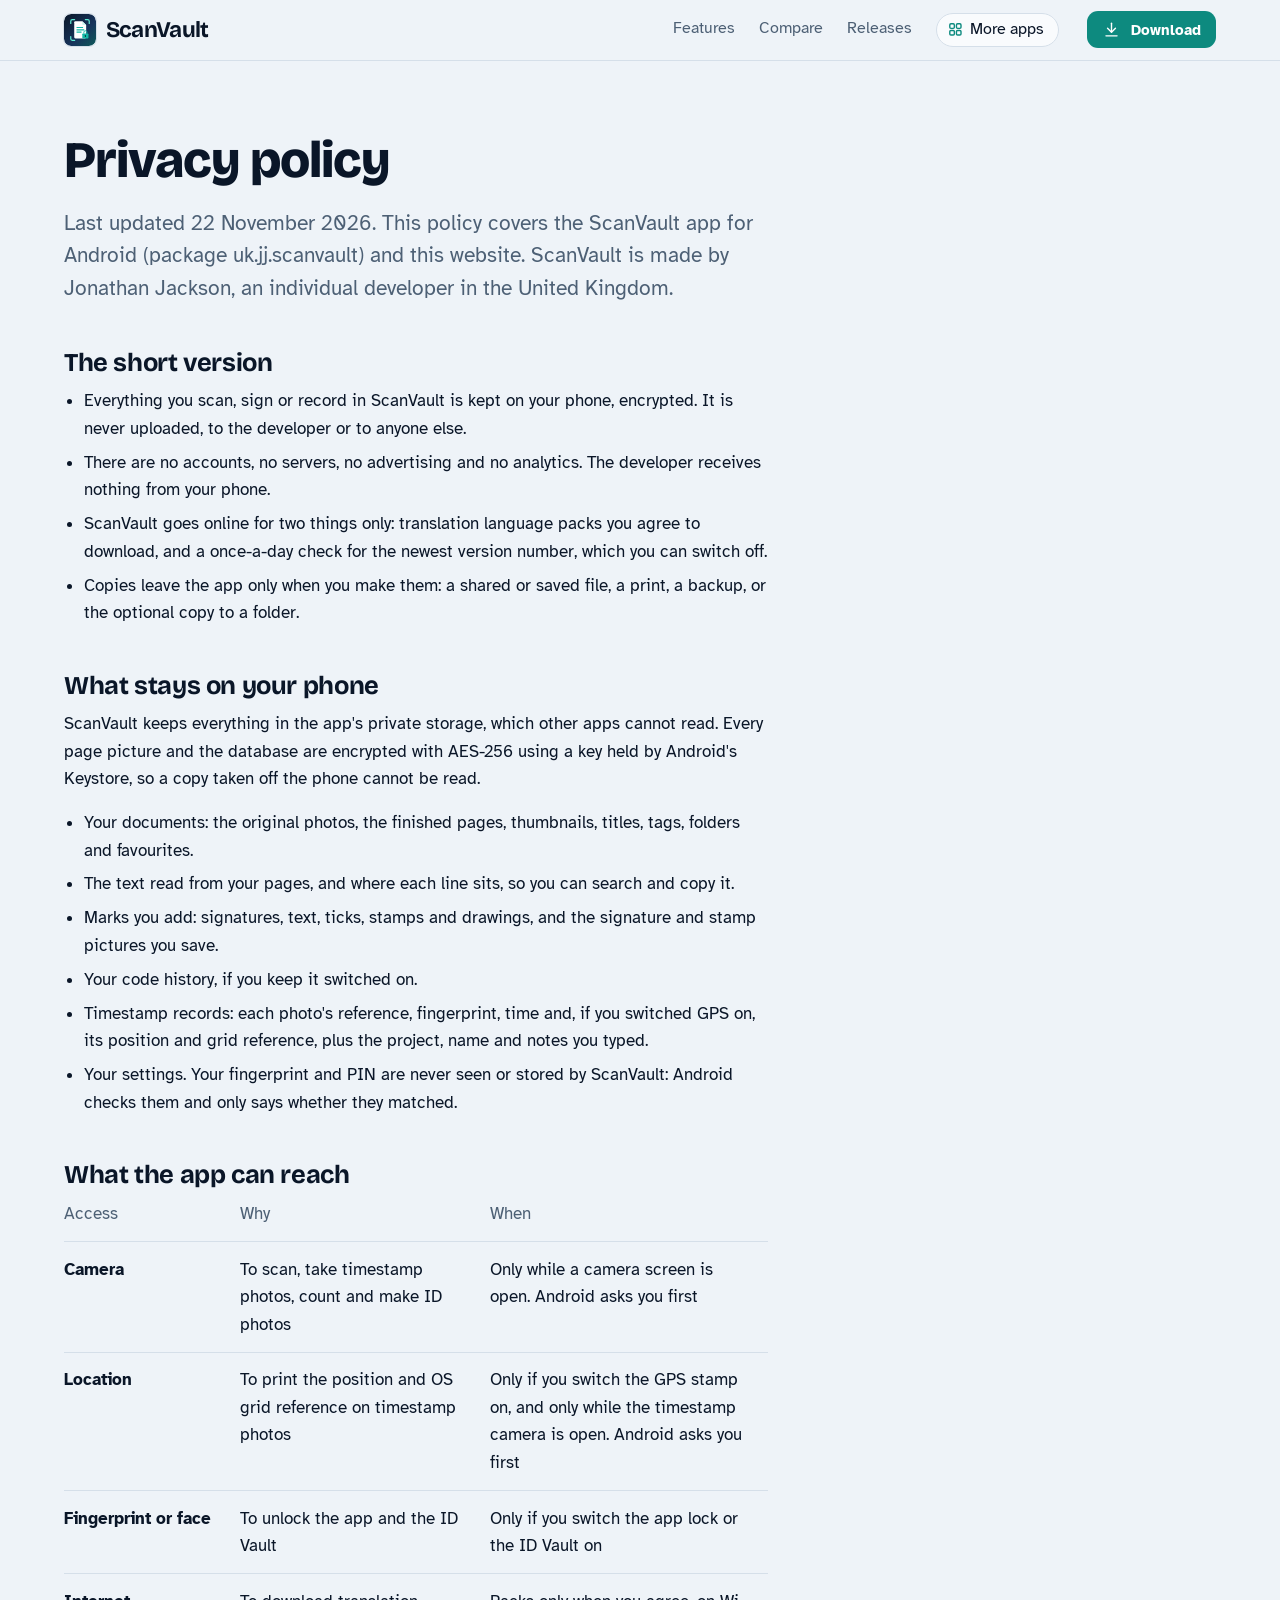
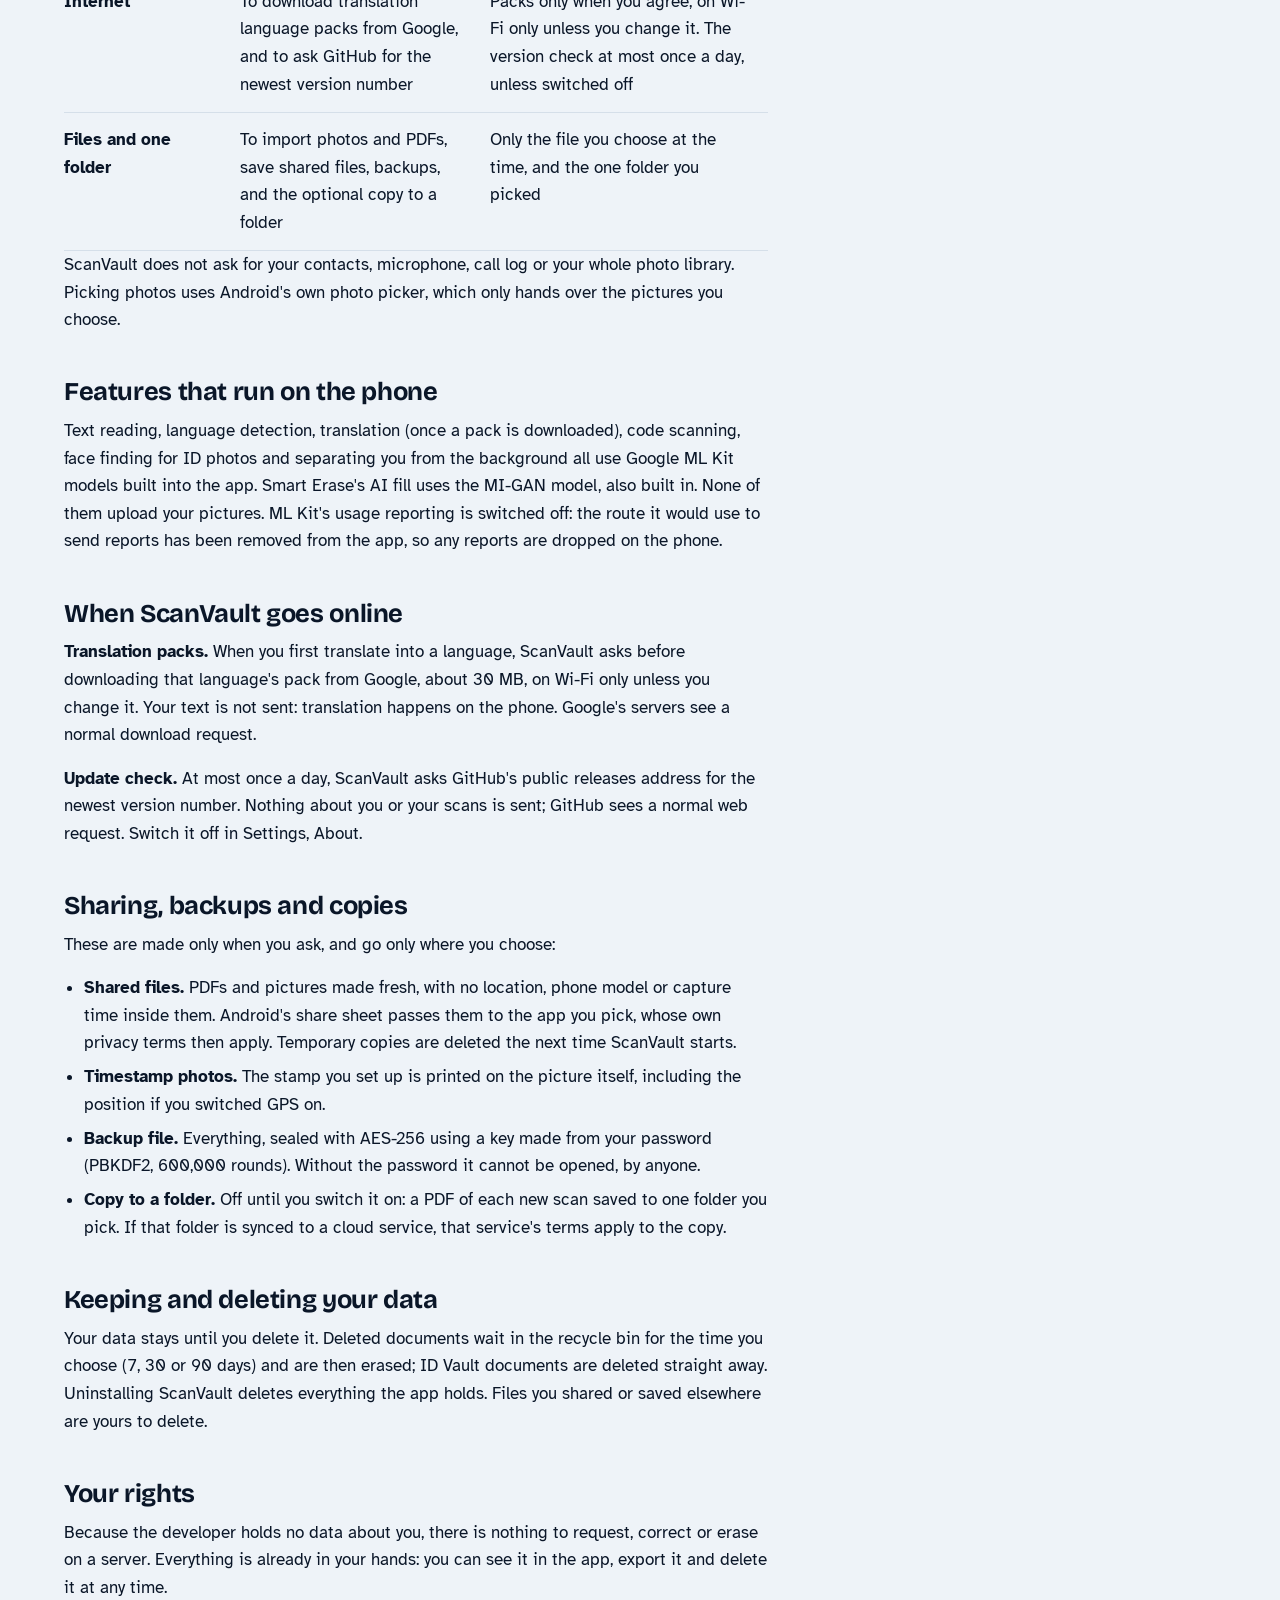
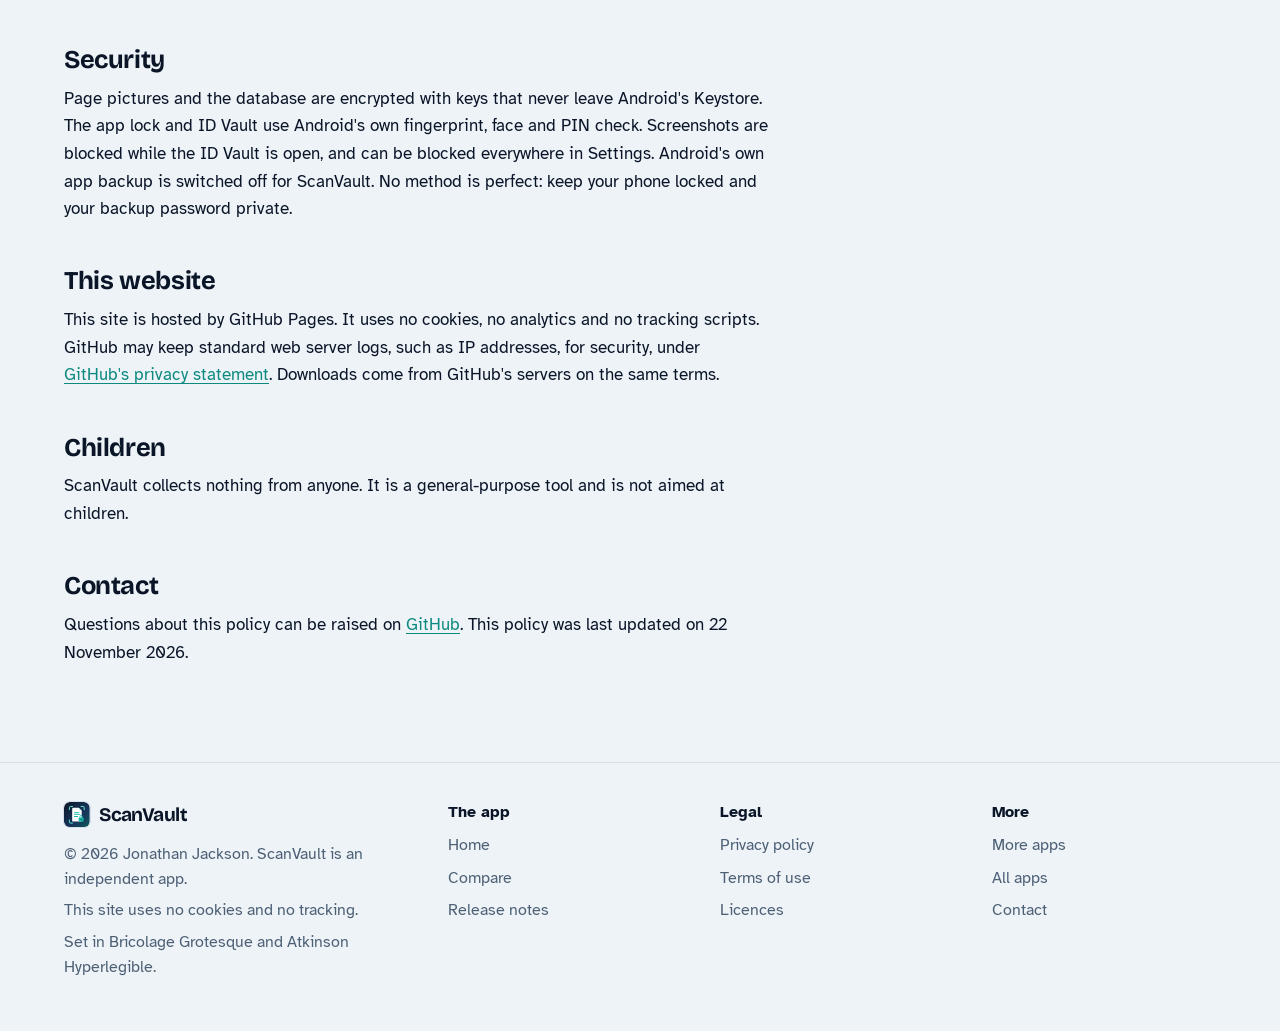
<file: privacy.html>
<!DOCTYPE html>
<html lang="en-GB">
<head>
<meta charset="utf-8">
<meta name="viewport" content="width=device-width, initial-scale=1">
<title>ScanVault privacy policy</title>
<meta name="description" content="What ScanVault does with your information: in short, it stays on your phone.">
<meta name="author" content="Jonathan Jackson">
<link rel="canonical" href="https://customgpter.github.io/scanvault/privacy.html">
<meta name="theme-color" content="#eef3f8" media="(prefers-color-scheme: light)">
<meta name="theme-color" content="#060e1c" media="(prefers-color-scheme: dark)">
<meta property="og:type" content="website">
<meta property="og:site_name" content="ScanVault">
<meta property="og:title" content="ScanVault privacy policy">
<meta property="og:description" content="What ScanVault does with your information: in short, it stays on your phone.">
<meta property="og:url" content="https://customgpter.github.io/scanvault/privacy.html">
<meta property="og:image" content="https://customgpter.github.io/scanvault/assets/og.png">
<meta property="og:image:width" content="1200">
<meta property="og:image:height" content="630">
<meta property="og:image:alt" content="ScanVault&#x27;s home screen: your encrypted documents, folders and the scan button">
<meta property="og:locale" content="en_GB">
<meta name="twitter:card" content="summary_large_image">
<link rel="icon" href="./assets/favicon.svg" type="image/svg+xml">
<link rel="apple-touch-icon" href="./assets/apple-touch-icon.png">
<link rel="preload" href="./assets/fonts/bricolage-grotesque-latin.woff2" as="font" type="font/woff2" crossorigin>
<link rel="preload" href="./assets/fonts/atkinson-hyperlegible-latin-400-normal.woff2" as="font" type="font/woff2" crossorigin>
<link rel="stylesheet" href="./assets/site.css?v=1">
<link rel="stylesheet" href="./assets/house.css?v=1">
<link rel="stylesheet" href="./assets/apps-list.css?v=1">
<script src="./assets/apps-list.js?v=1" defer></script>
</head>
<body>
<a class="skip" href="#main">Skip to content</a>
<header class="masthead">
<div class="wrap">
<a class="brand" href="./" aria-label="ScanVault home"><svg viewBox="0 0 108 108" aria-hidden="true"><defs><linearGradient id="svg_sv" x1="0" y1="0" x2="1" y2="1"><stop offset="0" stop-color="#0A1628"/><stop offset=".6" stop-color="#17345C"/><stop offset="1" stop-color="#0E5A5A"/></linearGradient></defs><rect width="108" height="108" rx="24" fill="url(#svg_sv)"/><g transform="translate(54 54) scale(1.3) translate(-54 -55)"><path fill="#fff" d="M42,32h18l10,10v32a3,3 0,0 1,-3 3h-25a3,3 0,0 1,-3 -3v-39a3,3 0,0 1,3 -3z"/><path fill="#CCF5EE" d="M60,32l10,10h-8a2,2 0,0 1,-2 -2z"/><path fill="#14B8A6" d="M45,47h17v3h-17z M45,53h20v3h-20z M45,59h13v3h-13z"/><path fill="#14B8A6" d="M62,64h12a2,2 0,0 1,2 2v9a2,2 0,0 1,-2 2h-12a2,2 0,0 1,-2 -2v-9a2,2 0,0 1,2 -2z"/><path fill="none" stroke="#14B8A6" stroke-width="2.4" d="M64,64v-3a4,4 0,0 1,8 0v3"/><path fill="#0A1628" d="M68,68.5a1.6,1.6 0,1 1,-0.01 0z M67.2,69.5h1.6v3.5h-1.6z"/><path fill="none" stroke="#5EEAD4" stroke-width="3.2" stroke-linecap="round" d="M30,38v-6a4,4 0,0 1,4 -4h6 M68,28h6a4,4 0,0 1,4 4v6 M30,72v6a4,4 0,0 0,4 4h6"/></g></svg><span>ScanVault</span></a>
<nav aria-label="Main"><ul><li><a href="./#features">Features</a></li><li><a href="./compare.html">Compare</a></li><li><a href="./releases.html">Releases</a></li><li><a class="more-apps" href="./more-apps.html"><svg class="ico" viewBox="0 0 24 24" aria-hidden="true"><rect x="4" y="4" width="6.5" height="6.5" rx="1.6"/><rect x="13.5" y="4" width="6.5" height="6.5" rx="1.6"/><rect x="4" y="13.5" width="6.5" height="6.5" rx="1.6"/><rect x="13.5" y="13.5" width="6.5" height="6.5" rx="1.6"/></svg>More apps</a></li></ul></nav>
<a class="button small" href="https://github.com/CustomGPTer/scanvault/releases/latest/download/ScanVault.apk"><svg class="ico" viewBox="0 0 24 24" aria-hidden="true"><path d="M12 4v11"/><path d="M7 10.5l5 5 5-5"/><path d="M5 20h14"/></svg>Download</a>
</div>
</header>
<main id="main" class="doc">
<div class="wrap">
<div class="measure">
<h1>Privacy policy</h1>
<p class="lede">Last updated 22 November 2026. This policy covers the ScanVault app for Android (package uk.jj.scanvault) and this website. ScanVault is made by Jonathan Jackson, an individual developer in the United Kingdom.</p>
<h2 id="short">The short version</h2><ul>
<li>Everything you scan, sign or record in ScanVault is kept on your phone, encrypted. It is never uploaded, to the developer or to anyone else.</li>
<li>There are no accounts, no servers, no advertising and no analytics. The developer receives nothing from your phone.</li>
<li>ScanVault goes online for two things only: translation language packs you agree to download, and a once-a-day check for the newest version number, which you can switch off.</li>
<li>Copies leave the app only when you make them: a shared or saved file, a print, a backup, or the optional copy to a folder.</li>
</ul><h2 id="kept">What stays on your phone</h2><p>ScanVault keeps everything in the app's private storage, which other apps cannot read. Every page picture and the database are encrypted with AES-256 using a key held by Android's Keystore, so a copy taken off the phone cannot be read.</p>
<ul>
<li>Your documents: the original photos, the finished pages, thumbnails, titles, tags, folders and favourites.</li>
<li>The text read from your pages, and where each line sits, so you can search and copy it.</li>
<li>Marks you add: signatures, text, ticks, stamps and drawings, and the signature and stamp pictures you save.</li>
<li>Your code history, if you keep it switched on.</li>
<li>Timestamp records: each photo's reference, fingerprint, time and, if you switched GPS on, its position and grid reference, plus the project, name and notes you typed.</li>
<li>Your settings. Your fingerprint and PIN are never seen or stored by ScanVault: Android checks them and only says whether they matched.</li>
</ul><h2 id="reach">What the app can reach</h2><table>
<thead><tr><th scope="col">Access</th><th scope="col">Why</th><th scope="col">When</th></tr></thead>
<tbody>
<tr><th scope="row">Camera</th><td>To scan, take timestamp photos, count and make ID photos</td><td>Only while a camera screen is open. Android asks you first</td></tr>
<tr><th scope="row">Location</th><td>To print the position and OS grid reference on timestamp photos</td><td>Only if you switch the GPS stamp on, and only while the timestamp camera is open. Android asks you first</td></tr>
<tr><th scope="row">Fingerprint or face</th><td>To unlock the app and the ID Vault</td><td>Only if you switch the app lock or the ID Vault on</td></tr>
<tr><th scope="row">Internet</th><td>To download translation language packs from Google, and to ask GitHub for the newest version number</td><td>Packs only when you agree, on Wi-Fi only unless you change it. The version check at most once a day, unless switched off</td></tr>
<tr><th scope="row">Files and one folder</th><td>To import photos and PDFs, save shared files, backups, and the optional copy to a folder</td><td>Only the file you choose at the time, and the one folder you picked</td></tr>
</tbody></table>
<p>ScanVault does not ask for your contacts, microphone, call log or your whole photo library. Picking photos uses Android's own photo picker, which only hands over the pictures you choose.</p><h2 id="ondevice">Features that run on the phone</h2><p>Text reading, language detection, translation (once a pack is downloaded), code scanning, face finding for ID photos and separating you from the background all use Google ML Kit models built into the app. Smart Erase's AI fill uses the MI-GAN model, also built in. None of them upload your pictures. ML Kit's usage reporting is switched off: the route it would use to send reports has been removed from the app, so any reports are dropped on the phone.</p><h2 id="online">When ScanVault goes online</h2><p><strong>Translation packs.</strong> When you first translate into a language, ScanVault asks before downloading that language's pack from Google, about 30 MB, on Wi-Fi only unless you change it. Your text is not sent: translation happens on the phone. Google's servers see a normal download request.</p>
<p><strong>Update check.</strong> At most once a day, ScanVault asks GitHub's public releases address for the newest version number. Nothing about you or your scans is sent; GitHub sees a normal web request. Switch it off in Settings, About.</p><h2 id="copies">Sharing, backups and copies</h2><p>These are made only when you ask, and go only where you choose:</p>
<ul>
<li><strong>Shared files.</strong> PDFs and pictures made fresh, with no location, phone model or capture time inside them. Android's share sheet passes them to the app you pick, whose own privacy terms then apply. Temporary copies are deleted the next time ScanVault starts.</li>
<li><strong>Timestamp photos.</strong> The stamp you set up is printed on the picture itself, including the position if you switched GPS on.</li>
<li><strong>Backup file.</strong> Everything, sealed with AES-256 using a key made from your password (PBKDF2, 600,000 rounds). Without the password it cannot be opened, by anyone.</li>
<li><strong>Copy to a folder.</strong> Off until you switch it on: a PDF of each new scan saved to one folder you pick. If that folder is synced to a cloud service, that service's terms apply to the copy.</li>
</ul><h2 id="deleting">Keeping and deleting your data</h2><p>Your data stays until you delete it. Deleted documents wait in the recycle bin for the time you choose (7, 30 or 90 days) and are then erased; ID Vault documents are deleted straight away. Uninstalling ScanVault deletes everything the app holds. Files you shared or saved elsewhere are yours to delete.</p><h2 id="rights">Your rights</h2><p>Because the developer holds no data about you, there is nothing to request, correct or erase on a server. Everything is already in your hands: you can see it in the app, export it and delete it at any time.</p><h2 id="security">Security</h2><p>Page pictures and the database are encrypted with keys that never leave Android's Keystore. The app lock and ID Vault use Android's own fingerprint, face and PIN check. Screenshots are blocked while the ID Vault is open, and can be blocked everywhere in Settings. Android's own app backup is switched off for ScanVault. No method is perfect: keep your phone locked and your backup password private.</p><h2 id="website">This website</h2><p>This site is hosted by GitHub Pages. It uses no cookies, no analytics and no tracking scripts. GitHub may keep standard web server logs, such as IP addresses, for security, under <a href="https://docs.github.com/en/site-policy/privacy-policies/github-general-privacy-statement">GitHub's privacy statement</a>. Downloads come from GitHub's servers on the same terms.</p><h2 id="children">Children</h2><p>ScanVault collects nothing from anyone. It is a general-purpose tool and is not aimed at children.</p>
<h2 id="contact">Contact</h2>
<p>Questions about this policy can be raised on <a href="https://github.com/CustomGPTer/scanvault/issues">GitHub</a>. This policy was last updated on 22 November 2026.</p>
</div>
</div>
</main>
<footer class="colophon">
<div class="wrap">
<div>
<a class="brand" href="./" aria-label="ScanVault home"><svg viewBox="0 0 108 108" aria-hidden="true"><defs><linearGradient id="svg_sv" x1="0" y1="0" x2="1" y2="1"><stop offset="0" stop-color="#0A1628"/><stop offset=".6" stop-color="#17345C"/><stop offset="1" stop-color="#0E5A5A"/></linearGradient></defs><rect width="108" height="108" rx="24" fill="url(#svg_sv)"/><g transform="translate(54 54) scale(1.3) translate(-54 -55)"><path fill="#fff" d="M42,32h18l10,10v32a3,3 0,0 1,-3 3h-25a3,3 0,0 1,-3 -3v-39a3,3 0,0 1,3 -3z"/><path fill="#CCF5EE" d="M60,32l10,10h-8a2,2 0,0 1,-2 -2z"/><path fill="#14B8A6" d="M45,47h17v3h-17z M45,53h20v3h-20z M45,59h13v3h-13z"/><path fill="#14B8A6" d="M62,64h12a2,2 0,0 1,2 2v9a2,2 0,0 1,-2 2h-12a2,2 0,0 1,-2 -2v-9a2,2 0,0 1,2 -2z"/><path fill="none" stroke="#14B8A6" stroke-width="2.4" d="M64,64v-3a4,4 0,0 1,8 0v3"/><path fill="#0A1628" d="M68,68.5a1.6,1.6 0,1 1,-0.01 0z M67.2,69.5h1.6v3.5h-1.6z"/><path fill="none" stroke="#5EEAD4" stroke-width="3.2" stroke-linecap="round" d="M30,38v-6a4,4 0,0 1,4 -4h6 M68,28h6a4,4 0,0 1,4 4v6 M30,72v6a4,4 0,0 0,4 4h6"/></g></svg><span>ScanVault</span></a>
<p>&copy; 2026 Jonathan Jackson. ScanVault is an independent app.</p>
<p>This site uses no cookies and no tracking.</p>
<p>Set in Bricolage Grotesque and Atkinson Hyperlegible.</p>
</div>
<nav aria-label="The app"><h2>The app</h2><ul>
<li><a href="./">Home</a></li>
<li><a href="./compare.html">Compare</a></li>
<li><a href="./releases.html">Release notes</a></li>

</ul></nav>
<nav aria-label="Legal"><h2>Legal</h2><ul>
<li><a href="./privacy.html">Privacy policy</a></li>
<li><a href="./terms.html">Terms of use</a></li>
<li><a href="./licences.html">Licences</a></li>
</ul></nav>
<nav aria-label="More"><h2>More</h2><ul>
<li><a href="./more-apps.html">More apps</a></li>
<li><a href="https://customgpter.github.io/">All apps</a></li>
<li><a href="https://github.com/CustomGPTer/scanvault/issues">Contact</a></li>
</ul></nav>
</div>
</footer>
</body>
</html>
</file>
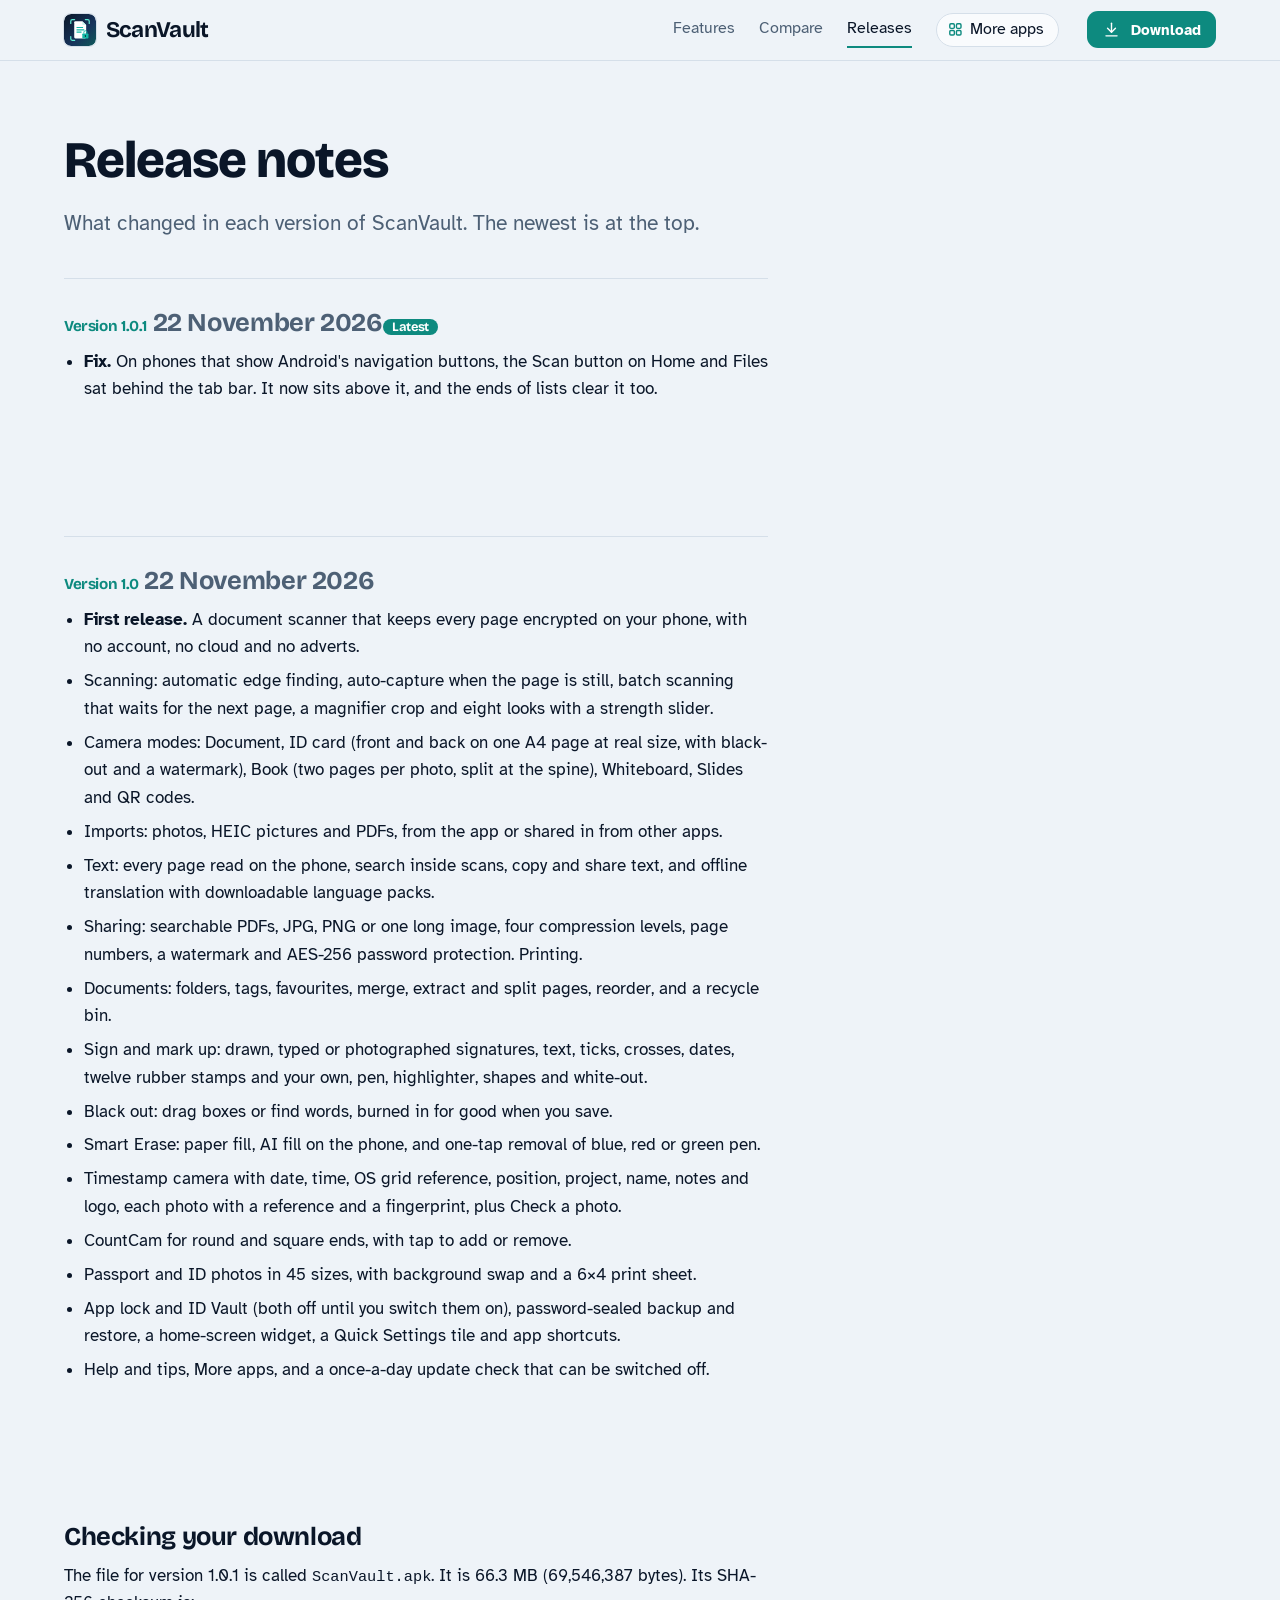
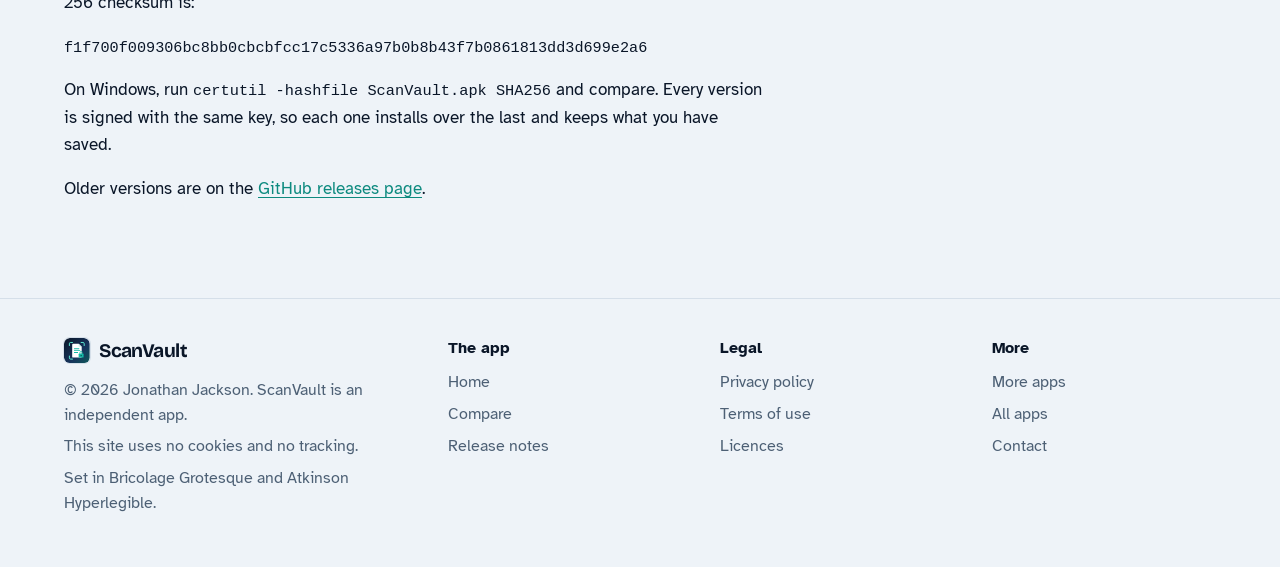
<file: releases.html>
<!DOCTYPE html>
<html lang="en-GB">
<head>
<meta charset="utf-8">
<meta name="viewport" content="width=device-width, initial-scale=1">
<title>ScanVault release notes</title>
<meta name="description" content="What changed in each version of ScanVault, with the file size and checksum to check your download.">
<meta name="author" content="Jonathan Jackson">
<link rel="canonical" href="https://customgpter.github.io/scanvault/releases.html">
<meta name="theme-color" content="#eef3f8" media="(prefers-color-scheme: light)">
<meta name="theme-color" content="#060e1c" media="(prefers-color-scheme: dark)">
<meta property="og:type" content="website">
<meta property="og:site_name" content="ScanVault">
<meta property="og:title" content="ScanVault release notes">
<meta property="og:description" content="What changed in each version of ScanVault, with the file size and checksum to check your download.">
<meta property="og:url" content="https://customgpter.github.io/scanvault/releases.html">
<meta property="og:image" content="https://customgpter.github.io/scanvault/assets/og.png">
<meta property="og:image:width" content="1200">
<meta property="og:image:height" content="630">
<meta property="og:image:alt" content="ScanVault&#x27;s home screen: your encrypted documents, folders and the scan button">
<meta property="og:locale" content="en_GB">
<meta name="twitter:card" content="summary_large_image">
<link rel="icon" href="./assets/favicon.svg" type="image/svg+xml">
<link rel="apple-touch-icon" href="./assets/apple-touch-icon.png">
<link rel="preload" href="./assets/fonts/bricolage-grotesque-latin.woff2" as="font" type="font/woff2" crossorigin>
<link rel="preload" href="./assets/fonts/atkinson-hyperlegible-latin-400-normal.woff2" as="font" type="font/woff2" crossorigin>
<link rel="stylesheet" href="./assets/site.css?v=1">
<link rel="stylesheet" href="./assets/house.css?v=1">
<link rel="stylesheet" href="./assets/apps-list.css?v=1">
<script src="./assets/apps-list.js?v=1" defer></script>
</head>
<body>
<a class="skip" href="#main">Skip to content</a>
<header class="masthead">
<div class="wrap">
<a class="brand" href="./" aria-label="ScanVault home"><svg viewBox="0 0 108 108" aria-hidden="true"><defs><linearGradient id="svg_sv" x1="0" y1="0" x2="1" y2="1"><stop offset="0" stop-color="#0A1628"/><stop offset=".6" stop-color="#17345C"/><stop offset="1" stop-color="#0E5A5A"/></linearGradient></defs><rect width="108" height="108" rx="24" fill="url(#svg_sv)"/><g transform="translate(54 54) scale(1.3) translate(-54 -55)"><path fill="#fff" d="M42,32h18l10,10v32a3,3 0,0 1,-3 3h-25a3,3 0,0 1,-3 -3v-39a3,3 0,0 1,3 -3z"/><path fill="#CCF5EE" d="M60,32l10,10h-8a2,2 0,0 1,-2 -2z"/><path fill="#14B8A6" d="M45,47h17v3h-17z M45,53h20v3h-20z M45,59h13v3h-13z"/><path fill="#14B8A6" d="M62,64h12a2,2 0,0 1,2 2v9a2,2 0,0 1,-2 2h-12a2,2 0,0 1,-2 -2v-9a2,2 0,0 1,2 -2z"/><path fill="none" stroke="#14B8A6" stroke-width="2.4" d="M64,64v-3a4,4 0,0 1,8 0v3"/><path fill="#0A1628" d="M68,68.5a1.6,1.6 0,1 1,-0.01 0z M67.2,69.5h1.6v3.5h-1.6z"/><path fill="none" stroke="#5EEAD4" stroke-width="3.2" stroke-linecap="round" d="M30,38v-6a4,4 0,0 1,4 -4h6 M68,28h6a4,4 0,0 1,4 4v6 M30,72v6a4,4 0,0 0,4 4h6"/></g></svg><span>ScanVault</span></a>
<nav aria-label="Main"><ul><li><a href="./#features">Features</a></li><li><a href="./compare.html">Compare</a></li><li><a href="./releases.html" aria-current="page">Releases</a></li><li><a class="more-apps" href="./more-apps.html"><svg class="ico" viewBox="0 0 24 24" aria-hidden="true"><rect x="4" y="4" width="6.5" height="6.5" rx="1.6"/><rect x="13.5" y="4" width="6.5" height="6.5" rx="1.6"/><rect x="4" y="13.5" width="6.5" height="6.5" rx="1.6"/><rect x="13.5" y="13.5" width="6.5" height="6.5" rx="1.6"/></svg>More apps</a></li></ul></nav>
<a class="button small" href="https://github.com/CustomGPTer/scanvault/releases/latest/download/ScanVault.apk"><svg class="ico" viewBox="0 0 24 24" aria-hidden="true"><path d="M12 4v11"/><path d="M7 10.5l5 5 5-5"/><path d="M5 20h14"/></svg>Download</a>
</div>
</header>
<main id="main" class="doc">
<div class="wrap">
<div class="measure">
<h1>Release notes</h1>
<p class="lede">What changed in each version of ScanVault. The newest is at the top.</p>
<section class="release" id="v1.0.1"><h2><span class="ver">Version 1.0.1</span> <span class="when">22 November 2026</span><span class="tag">Latest</span></h2><ul><li><b>Fix.</b> On phones that show Android's navigation buttons, the Scan button on Home and Files sat behind the tab bar. It now sits above it, and the ends of lists clear it too.</li></ul></section>
<section class="release" id="v1.0"><h2><span class="ver">Version 1.0</span> <span class="when">22 November 2026</span></h2><ul><li><b>First release.</b> A document scanner that keeps every page encrypted on your phone, with no account, no cloud and no adverts.</li><li>Scanning: automatic edge finding, auto-capture when the page is still, batch scanning that waits for the next page, a magnifier crop and eight looks with a strength slider.</li><li>Camera modes: Document, ID card (front and back on one A4 page at real size, with black-out and a watermark), Book (two pages per photo, split at the spine), Whiteboard, Slides and QR codes.</li><li>Imports: photos, HEIC pictures and PDFs, from the app or shared in from other apps.</li><li>Text: every page read on the phone, search inside scans, copy and share text, and offline translation with downloadable language packs.</li><li>Sharing: searchable PDFs, JPG, PNG or one long image, four compression levels, page numbers, a watermark and AES-256 password protection. Printing.</li><li>Documents: folders, tags, favourites, merge, extract and split pages, reorder, and a recycle bin.</li><li>Sign and mark up: drawn, typed or photographed signatures, text, ticks, crosses, dates, twelve rubber stamps and your own, pen, highlighter, shapes and white-out.</li><li>Black out: drag boxes or find words, burned in for good when you save.</li><li>Smart Erase: paper fill, AI fill on the phone, and one-tap removal of blue, red or green pen.</li><li>Timestamp camera with date, time, OS grid reference, position, project, name, notes and logo, each photo with a reference and a fingerprint, plus Check a photo.</li><li>CountCam for round and square ends, with tap to add or remove.</li><li>Passport and ID photos in 45 sizes, with background swap and a 6×4 print sheet.</li><li>App lock and ID Vault (both off until you switch them on), password-sealed backup and restore, a home-screen widget, a Quick Settings tile and app shortcuts.</li><li>Help and tips, More apps, and a once-a-day update check that can be switched off.</li></ul></section>
<h2 id="checking">Checking your download</h2>
<p>The file for version 1.0.1 is called <code>ScanVault.apk</code>. It is 66.3 MB (69,546,387 bytes). Its SHA-256 checksum is:</p>
<p><code class="sum">f1f700f009306bc8bb0cbcbfcc17c5336a97b0b8b43f7b0861813dd3d699e2a6</code></p>
<p>On Windows, run <code>certutil -hashfile ScanVault.apk SHA256</code> and compare. Every version is signed with the same key, so each one installs over the last and keeps what you have saved.</p>
<p>Older versions are on the <a href="https://github.com/CustomGPTer/scanvault/releases">GitHub releases page</a>.</p>
</div>
</div>
</main>
<footer class="colophon">
<div class="wrap">
<div>
<a class="brand" href="./" aria-label="ScanVault home"><svg viewBox="0 0 108 108" aria-hidden="true"><defs><linearGradient id="svg_sv" x1="0" y1="0" x2="1" y2="1"><stop offset="0" stop-color="#0A1628"/><stop offset=".6" stop-color="#17345C"/><stop offset="1" stop-color="#0E5A5A"/></linearGradient></defs><rect width="108" height="108" rx="24" fill="url(#svg_sv)"/><g transform="translate(54 54) scale(1.3) translate(-54 -55)"><path fill="#fff" d="M42,32h18l10,10v32a3,3 0,0 1,-3 3h-25a3,3 0,0 1,-3 -3v-39a3,3 0,0 1,3 -3z"/><path fill="#CCF5EE" d="M60,32l10,10h-8a2,2 0,0 1,-2 -2z"/><path fill="#14B8A6" d="M45,47h17v3h-17z M45,53h20v3h-20z M45,59h13v3h-13z"/><path fill="#14B8A6" d="M62,64h12a2,2 0,0 1,2 2v9a2,2 0,0 1,-2 2h-12a2,2 0,0 1,-2 -2v-9a2,2 0,0 1,2 -2z"/><path fill="none" stroke="#14B8A6" stroke-width="2.4" d="M64,64v-3a4,4 0,0 1,8 0v3"/><path fill="#0A1628" d="M68,68.5a1.6,1.6 0,1 1,-0.01 0z M67.2,69.5h1.6v3.5h-1.6z"/><path fill="none" stroke="#5EEAD4" stroke-width="3.2" stroke-linecap="round" d="M30,38v-6a4,4 0,0 1,4 -4h6 M68,28h6a4,4 0,0 1,4 4v6 M30,72v6a4,4 0,0 0,4 4h6"/></g></svg><span>ScanVault</span></a>
<p>&copy; 2026 Jonathan Jackson. ScanVault is an independent app.</p>
<p>This site uses no cookies and no tracking.</p>
<p>Set in Bricolage Grotesque and Atkinson Hyperlegible.</p>
</div>
<nav aria-label="The app"><h2>The app</h2><ul>
<li><a href="./">Home</a></li>
<li><a href="./compare.html">Compare</a></li>
<li><a href="./releases.html">Release notes</a></li>

</ul></nav>
<nav aria-label="Legal"><h2>Legal</h2><ul>
<li><a href="./privacy.html">Privacy policy</a></li>
<li><a href="./terms.html">Terms of use</a></li>
<li><a href="./licences.html">Licences</a></li>
</ul></nav>
<nav aria-label="More"><h2>More</h2><ul>
<li><a href="./more-apps.html">More apps</a></li>
<li><a href="https://customgpter.github.io/">All apps</a></li>
<li><a href="https://github.com/CustomGPTer/scanvault/issues">Contact</a></li>
</ul></nav>
</div>
</footer>
</body>
</html>
</file>
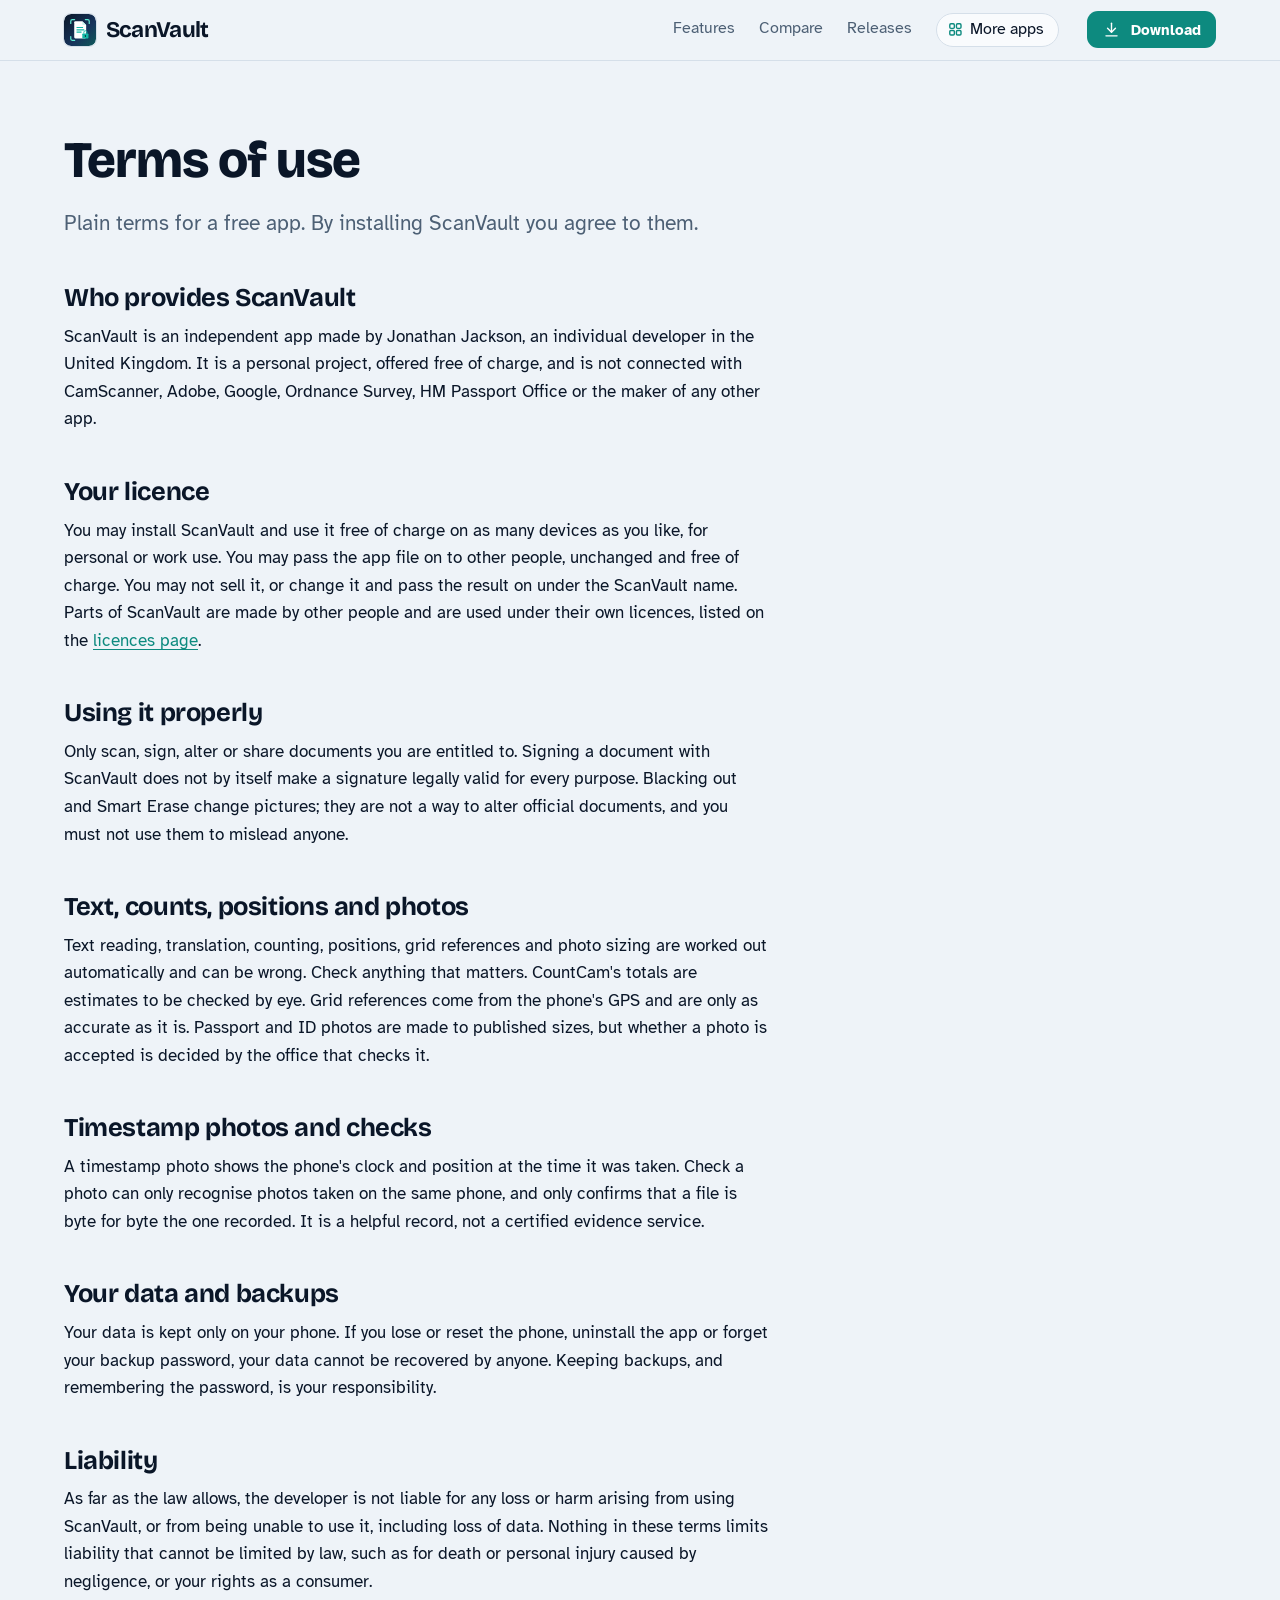
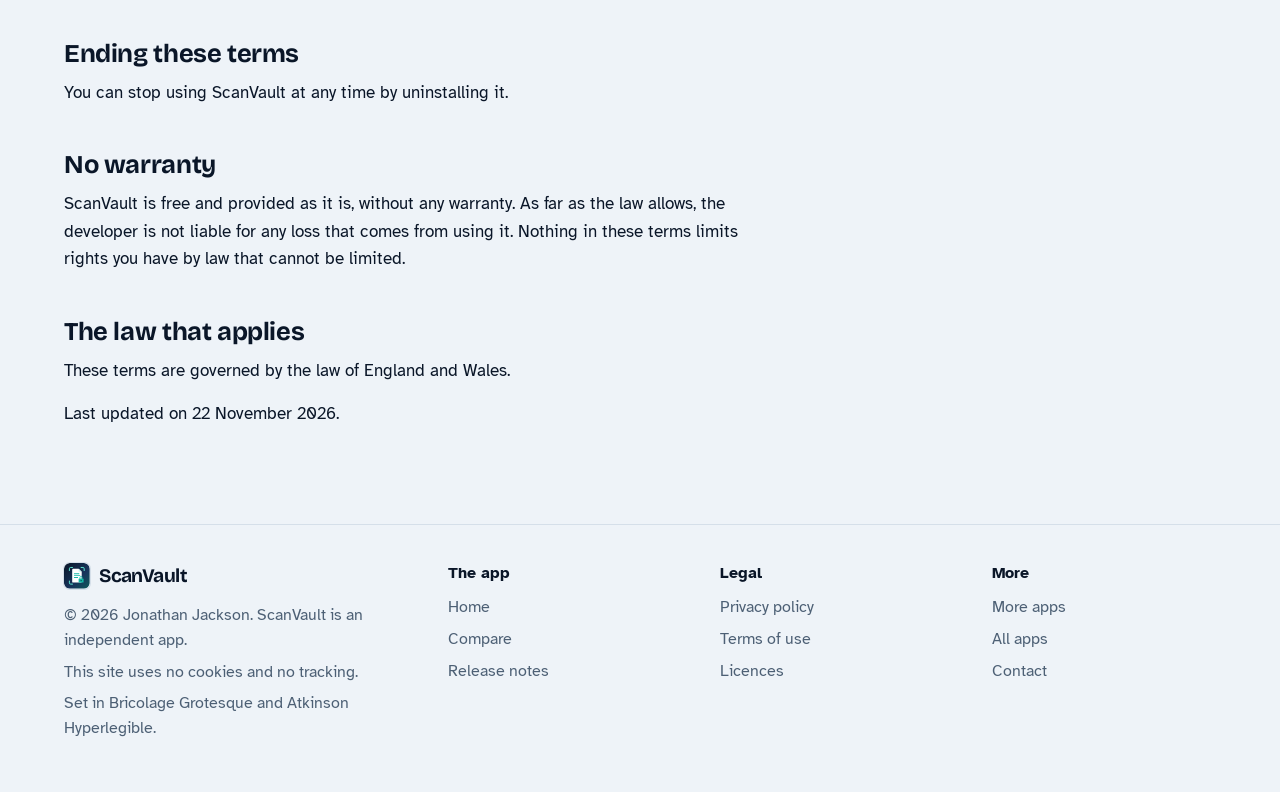
<file: terms.html>
<!DOCTYPE html>
<html lang="en-GB">
<head>
<meta charset="utf-8">
<meta name="viewport" content="width=device-width, initial-scale=1">
<title>ScanVault terms of use</title>
<meta name="description" content="The terms for using ScanVault.">
<meta name="author" content="Jonathan Jackson">
<link rel="canonical" href="https://customgpter.github.io/scanvault/terms.html">
<meta name="theme-color" content="#eef3f8" media="(prefers-color-scheme: light)">
<meta name="theme-color" content="#060e1c" media="(prefers-color-scheme: dark)">
<meta property="og:type" content="website">
<meta property="og:site_name" content="ScanVault">
<meta property="og:title" content="ScanVault terms of use">
<meta property="og:description" content="The terms for using ScanVault.">
<meta property="og:url" content="https://customgpter.github.io/scanvault/terms.html">
<meta property="og:image" content="https://customgpter.github.io/scanvault/assets/og.png">
<meta property="og:image:width" content="1200">
<meta property="og:image:height" content="630">
<meta property="og:image:alt" content="ScanVault&#x27;s home screen: your encrypted documents, folders and the scan button">
<meta property="og:locale" content="en_GB">
<meta name="twitter:card" content="summary_large_image">
<link rel="icon" href="./assets/favicon.svg" type="image/svg+xml">
<link rel="apple-touch-icon" href="./assets/apple-touch-icon.png">
<link rel="preload" href="./assets/fonts/bricolage-grotesque-latin.woff2" as="font" type="font/woff2" crossorigin>
<link rel="preload" href="./assets/fonts/atkinson-hyperlegible-latin-400-normal.woff2" as="font" type="font/woff2" crossorigin>
<link rel="stylesheet" href="./assets/site.css?v=1">
<link rel="stylesheet" href="./assets/house.css?v=1">
<link rel="stylesheet" href="./assets/apps-list.css?v=1">
<script src="./assets/apps-list.js?v=1" defer></script>
</head>
<body>
<a class="skip" href="#main">Skip to content</a>
<header class="masthead">
<div class="wrap">
<a class="brand" href="./" aria-label="ScanVault home"><svg viewBox="0 0 108 108" aria-hidden="true"><defs><linearGradient id="svg_sv" x1="0" y1="0" x2="1" y2="1"><stop offset="0" stop-color="#0A1628"/><stop offset=".6" stop-color="#17345C"/><stop offset="1" stop-color="#0E5A5A"/></linearGradient></defs><rect width="108" height="108" rx="24" fill="url(#svg_sv)"/><g transform="translate(54 54) scale(1.3) translate(-54 -55)"><path fill="#fff" d="M42,32h18l10,10v32a3,3 0,0 1,-3 3h-25a3,3 0,0 1,-3 -3v-39a3,3 0,0 1,3 -3z"/><path fill="#CCF5EE" d="M60,32l10,10h-8a2,2 0,0 1,-2 -2z"/><path fill="#14B8A6" d="M45,47h17v3h-17z M45,53h20v3h-20z M45,59h13v3h-13z"/><path fill="#14B8A6" d="M62,64h12a2,2 0,0 1,2 2v9a2,2 0,0 1,-2 2h-12a2,2 0,0 1,-2 -2v-9a2,2 0,0 1,2 -2z"/><path fill="none" stroke="#14B8A6" stroke-width="2.4" d="M64,64v-3a4,4 0,0 1,8 0v3"/><path fill="#0A1628" d="M68,68.5a1.6,1.6 0,1 1,-0.01 0z M67.2,69.5h1.6v3.5h-1.6z"/><path fill="none" stroke="#5EEAD4" stroke-width="3.2" stroke-linecap="round" d="M30,38v-6a4,4 0,0 1,4 -4h6 M68,28h6a4,4 0,0 1,4 4v6 M30,72v6a4,4 0,0 0,4 4h6"/></g></svg><span>ScanVault</span></a>
<nav aria-label="Main"><ul><li><a href="./#features">Features</a></li><li><a href="./compare.html">Compare</a></li><li><a href="./releases.html">Releases</a></li><li><a class="more-apps" href="./more-apps.html"><svg class="ico" viewBox="0 0 24 24" aria-hidden="true"><rect x="4" y="4" width="6.5" height="6.5" rx="1.6"/><rect x="13.5" y="4" width="6.5" height="6.5" rx="1.6"/><rect x="4" y="13.5" width="6.5" height="6.5" rx="1.6"/><rect x="13.5" y="13.5" width="6.5" height="6.5" rx="1.6"/></svg>More apps</a></li></ul></nav>
<a class="button small" href="https://github.com/CustomGPTer/scanvault/releases/latest/download/ScanVault.apk"><svg class="ico" viewBox="0 0 24 24" aria-hidden="true"><path d="M12 4v11"/><path d="M7 10.5l5 5 5-5"/><path d="M5 20h14"/></svg>Download</a>
</div>
</header>
<main id="main" class="doc">
<div class="wrap">
<div class="measure">
<h1>Terms of use</h1>
<p class="lede">Plain terms for a free app. By installing ScanVault you agree to them.</p>
<h2 id="who">Who provides ScanVault</h2><p>ScanVault is an independent app made by Jonathan Jackson, an individual developer in the United Kingdom. It is a personal project, offered free of charge, and is not connected with CamScanner, Adobe, Google, Ordnance Survey, HM Passport Office or the maker of any other app.</p><h2 id="licence">Your licence</h2><p>You may install ScanVault and use it free of charge on as many devices as you like, for personal or work use. You may pass the app file on to other people, unchanged and free of charge. You may not sell it, or change it and pass the result on under the ScanVault name. Parts of ScanVault are made by other people and are used under their own licences, listed on the <a href="licences.html">licences page</a>.</p><h2 id="use">Using it properly</h2><p>Only scan, sign, alter or share documents you are entitled to. Signing a document with ScanVault does not by itself make a signature legally valid for every purpose. Blacking out and Smart Erase change pictures; they are not a way to alter official documents, and you must not use them to mislead anyone.</p><h2 id="results">Text, counts, positions and photos</h2><p>Text reading, translation, counting, positions, grid references and photo sizing are worked out automatically and can be wrong. Check anything that matters. CountCam's totals are estimates to be checked by eye. Grid references come from the phone's GPS and are only as accurate as it is. Passport and ID photos are made to published sizes, but whether a photo is accepted is decided by the office that checks it.</p><h2 id="timestamp">Timestamp photos and checks</h2><p>A timestamp photo shows the phone's clock and position at the time it was taken. Check a photo can only recognise photos taken on the same phone, and only confirms that a file is byte for byte the one recorded. It is a helpful record, not a certified evidence service.</p><h2 id="data">Your data and backups</h2><p>Your data is kept only on your phone. If you lose or reset the phone, uninstall the app or forget your backup password, your data cannot be recovered by anyone. Keeping backups, and remembering the password, is your responsibility.</p><h2 id="liability">Liability</h2><p>As far as the law allows, the developer is not liable for any loss or harm arising from using ScanVault, or from being unable to use it, including loss of data. Nothing in these terms limits liability that cannot be limited by law, such as for death or personal injury caused by negligence, or your rights as a consumer.</p><h2 id="ending">Ending these terms</h2><p>You can stop using ScanVault at any time by uninstalling it.</p>
<h2 id="no-warranty">No warranty</h2>
<p>ScanVault is free and provided as it is, without any warranty. As far as the law allows, the developer is not liable for any loss that comes from using it. Nothing in these terms limits rights you have by law that cannot be limited.</p>
<h2 id="governing">The law that applies</h2>
<p>These terms are governed by the law of England and Wales.</p>
<p>Last updated on 22 November 2026.</p>
</div>
</div>
</main>
<footer class="colophon">
<div class="wrap">
<div>
<a class="brand" href="./" aria-label="ScanVault home"><svg viewBox="0 0 108 108" aria-hidden="true"><defs><linearGradient id="svg_sv" x1="0" y1="0" x2="1" y2="1"><stop offset="0" stop-color="#0A1628"/><stop offset=".6" stop-color="#17345C"/><stop offset="1" stop-color="#0E5A5A"/></linearGradient></defs><rect width="108" height="108" rx="24" fill="url(#svg_sv)"/><g transform="translate(54 54) scale(1.3) translate(-54 -55)"><path fill="#fff" d="M42,32h18l10,10v32a3,3 0,0 1,-3 3h-25a3,3 0,0 1,-3 -3v-39a3,3 0,0 1,3 -3z"/><path fill="#CCF5EE" d="M60,32l10,10h-8a2,2 0,0 1,-2 -2z"/><path fill="#14B8A6" d="M45,47h17v3h-17z M45,53h20v3h-20z M45,59h13v3h-13z"/><path fill="#14B8A6" d="M62,64h12a2,2 0,0 1,2 2v9a2,2 0,0 1,-2 2h-12a2,2 0,0 1,-2 -2v-9a2,2 0,0 1,2 -2z"/><path fill="none" stroke="#14B8A6" stroke-width="2.4" d="M64,64v-3a4,4 0,0 1,8 0v3"/><path fill="#0A1628" d="M68,68.5a1.6,1.6 0,1 1,-0.01 0z M67.2,69.5h1.6v3.5h-1.6z"/><path fill="none" stroke="#5EEAD4" stroke-width="3.2" stroke-linecap="round" d="M30,38v-6a4,4 0,0 1,4 -4h6 M68,28h6a4,4 0,0 1,4 4v6 M30,72v6a4,4 0,0 0,4 4h6"/></g></svg><span>ScanVault</span></a>
<p>&copy; 2026 Jonathan Jackson. ScanVault is an independent app.</p>
<p>This site uses no cookies and no tracking.</p>
<p>Set in Bricolage Grotesque and Atkinson Hyperlegible.</p>
</div>
<nav aria-label="The app"><h2>The app</h2><ul>
<li><a href="./">Home</a></li>
<li><a href="./compare.html">Compare</a></li>
<li><a href="./releases.html">Release notes</a></li>

</ul></nav>
<nav aria-label="Legal"><h2>Legal</h2><ul>
<li><a href="./privacy.html">Privacy policy</a></li>
<li><a href="./terms.html">Terms of use</a></li>
<li><a href="./licences.html">Licences</a></li>
</ul></nav>
<nav aria-label="More"><h2>More</h2><ul>
<li><a href="./more-apps.html">More apps</a></li>
<li><a href="https://customgpter.github.io/">All apps</a></li>
<li><a href="https://github.com/CustomGPTer/scanvault/issues">Contact</a></li>
</ul></nav>
</div>
</footer>
</body>
</html>
</file>
<file: assets/site.css>
@font-face{font-family:"Bricolage Grotesque";src:url("fonts/bricolage-grotesque-latin.woff2") format("woff2");font-weight:200 800;font-style:normal;font-display:swap}
@font-face{font-family:"Atkinson Hyperlegible";src:url("fonts/atkinson-hyperlegible-latin-400-normal.woff2") format("woff2");font-weight:400;font-style:normal;font-display:swap}
@font-face{font-family:"Atkinson Hyperlegible";src:url("fonts/atkinson-hyperlegible-latin-700-normal.woff2") format("woff2");font-weight:700;font-style:normal;font-display:swap}

/* Daylight page, night-time camera. The lamp colour is kept for the one thing to press and for what the camera has seen. */
:root{
  --page:#f2f5f9; --panel:#ffffff; --raised:#e8edf3; --ink:#0d1a2b; --soft:#465468; --rule:#d2dae4;
  --accent:#0a6a55; --accent-ink:#ffffff; --warn:#8a5200; --rec:#d3302f;
  --lamp:#ffb347; --lamp-ink:#231400; --lamp-text:#8a5200;
  --night:#09111e; --night-2:#111d30; --night-3:#1a2a43; --night-ink:#eaf0f8; --night-soft:#9fb0c7; --night-rule:#24364f; --iris:#55d6ab;
  --display:"Bricolage Grotesque","Atkinson Hyperlegible",system-ui,sans-serif;
  --sans:"Atkinson Hyperlegible",system-ui,-apple-system,"Segoe UI",Roboto,sans-serif;
  --mono:ui-monospace,SFMono-Regular,Menlo,Consolas,"Liberation Mono",monospace;
  color-scheme:light dark;
}
@media (prefers-color-scheme:dark){
  :root{--page:#0a111b; --panel:#111a27; --raised:#182434; --ink:#e9eef5; --soft:#a0aec0; --rule:#243247;
    --accent:#55d6ab; --accent-ink:#00281d; --warn:#ffb347; --rec:#ff6163; --lamp-text:#ffb347}
}

*,*::before,*::after{box-sizing:border-box}
html{-webkit-text-size-adjust:100%;scroll-behavior:smooth;scroll-padding-top:5.5rem}
@media (prefers-reduced-motion:reduce){html{scroll-behavior:auto}}
body{margin:0;background:var(--page);color:var(--ink);font:400 1.0625rem/1.62 var(--sans);text-rendering:optimizeLegibility;-webkit-font-smoothing:antialiased}
img,svg{max-width:100%;display:block}
a{color:var(--accent);text-decoration-thickness:.07em;text-underline-offset:.2em}
a:hover{text-decoration-thickness:.13em}
:focus-visible{outline:3px solid var(--lamp);outline-offset:3px;border-radius:6px}
code{font:.9em/1 var(--mono);overflow-wrap:anywhere}
h1,h2,h3{font-family:var(--display);font-weight:700;letter-spacing:-.015em;line-height:1.08;margin:0;text-wrap:balance}
p{margin:0 0 1rem}
.skip{position:absolute;left:-999px;top:0;background:var(--ink);color:var(--page);padding:.6rem 1rem;z-index:30;border-radius:0 0 8px 0}
.skip:focus{left:0}
.sr{position:absolute;width:1px;height:1px;overflow:hidden;clip-path:inset(50%);white-space:nowrap}
.wrap{width:min(72rem,100% - 2.5rem);margin-inline:auto}
.measure{max-width:44rem}
.ico{width:1.25em;height:1.25em;flex:none;fill:none;stroke:currentColor;stroke-width:1.75;stroke-linecap:round;stroke-linejoin:round}

/* ---------- masthead */
.masthead{position:sticky;top:0;z-index:20;background:color-mix(in srgb,var(--page) 88%,transparent);-webkit-backdrop-filter:blur(14px) saturate(1.3);backdrop-filter:blur(14px) saturate(1.3);border-bottom:1px solid var(--rule)}
.masthead .wrap{display:flex;flex-wrap:wrap;align-items:center;gap:.35rem 1.75rem;padding-block:.7rem}
.brand{display:inline-flex;align-items:center;gap:.6rem;font:700 1.4rem/1 var(--display);letter-spacing:-.03em;color:var(--ink);text-decoration:none;margin-right:auto}
.brand svg{width:2rem;height:2rem;flex:none;border-radius:.5rem;box-shadow:0 0 0 1px var(--rule)}
.masthead nav ul{display:flex;flex-wrap:wrap;align-items:center;gap:.15rem 1.5rem;list-style:none;margin:0;padding:0;font-size:1rem;line-height:1.3}
.masthead nav a{display:inline-flex;align-items:center;gap:.4rem;color:var(--soft);text-decoration:none;padding-block:.45rem;border-bottom:2px solid transparent}
.masthead nav a:hover{color:var(--ink)}
.masthead nav a[aria-current="page"]{color:var(--ink);border-bottom-color:var(--lamp)}
.masthead nav a.more-apps{color:var(--ink);border:1px solid var(--rule);border-radius:999px;padding:.34rem .85rem .34rem .65rem;background:var(--panel)}
.masthead nav a.more-apps .ico{width:1.05em;height:1.05em;color:var(--accent);stroke-width:2}
.masthead nav a.more-apps:hover,.masthead nav a.more-apps[aria-current="page"]{border-color:var(--accent)}
.button{display:inline-flex;align-items:center;gap:.6rem;background:var(--lamp);color:var(--lamp-ink);font:700 1.08rem/1.2 var(--sans);text-decoration:none;padding:.95rem 1.5rem;border-radius:14px;box-shadow:0 1px 0 rgba(255,255,255,.45) inset,0 12px 24px -14px rgba(138,82,0,.9)}
.button:hover{background:#ffc56e}
.button:active{transform:translateY(1px)}
.button.small{font-size:.95rem;padding:.55rem .95rem;border-radius:11px;box-shadow:none}
.button.quiet{background:none;box-shadow:none;border:1px solid var(--rule);color:var(--ink)}
.button.quiet:hover{border-color:var(--ink);background:none}
@media (max-width:52rem){
  .masthead nav{order:3;flex:1 0 100%}
  .masthead nav ul{gap:.1rem .85rem;font-size:.95rem}
  .masthead nav .wide{display:none}
}
@media (max-width:24rem){.masthead nav a.more-apps .ico{display:none}.masthead nav a.more-apps{padding-inline:.7rem}}

/* ---------- hero */
.hero{padding-block:clamp(2.2rem,6vw,4.75rem) clamp(2.5rem,6vw,4.5rem);overflow:hidden}
.hero-grid{display:grid;gap:clamp(2.25rem,5vw,4rem);align-items:center}
@media (min-width:62rem){.hero-grid{grid-template-columns:minmax(0,11fr) minmax(0,10fr)}}
.hero h1{font-size:clamp(2.6rem,6vw,4.25rem);font-weight:800;line-height:1;letter-spacing:-.022em;margin-bottom:1.5rem}
.lede{font-size:clamp(1.14rem,2vw,1.3rem);line-height:1.55;color:var(--soft);margin:0 0 1rem;max-width:34rem}
.get{display:flex;flex-wrap:wrap;align-items:center;gap:.9rem 1.5rem;margin:1.8rem 0 1.1rem}
.get .aside{font-weight:700;color:var(--ink)}
.facts{font-size:.98rem;line-height:1.5;color:var(--soft);margin:0 0 .5rem;max-width:36rem}
.pills{display:flex;flex-wrap:wrap;gap:.45rem;list-style:none;margin:0 0 1rem;padding:0;font-size:.95rem}
.pills li{border:1px solid var(--rule);border-radius:999px;padding:.22rem .8rem;background:var(--panel);color:var(--soft)}

/* the monitor: the camera's view, the day beneath it, and the alert it sends */
.monitor{position:relative;max-width:36rem;margin-inline:auto;width:100%;padding-bottom:3.1rem}
@media (min-width:62rem){.monitor{margin-inline:auto 0}}
.screen{position:relative;background:var(--night);border-radius:22px;padding:.6rem;box-shadow:0 0 0 1px var(--night-rule),0 30px 60px -30px rgba(9,17,30,.75)}
.cam{position:relative;border-radius:15px;overflow:hidden;aspect-ratio:16/10;background:#0b1626}
.cam svg{width:100%;height:100%}
.cam text{font:700 15px var(--sans);fill:#231400}
.hud{position:absolute;display:inline-flex;align-items:center;gap:.4rem;font:700 .76rem/1 var(--sans);color:var(--night-ink);background:rgba(6,12,22,.62);border-radius:999px;padding:.38rem .65rem;letter-spacing:.01em}
.hud i{width:.5rem;height:.5rem;border-radius:50%;background:var(--iris)}
.hud.watching{left:.7rem;top:.7rem}
.hud.rec{right:.7rem;top:.7rem}
.hud.rec i{background:#ff5a5c}
.hud.stamp{left:.7rem;bottom:.7rem;font:400 .74rem/1 var(--mono);border-radius:6px;color:#d5deea}
.hud.place{right:.7rem;bottom:.7rem;border-radius:6px;font-weight:400;color:#d5deea}
.day{padding:.85rem .55rem 2rem;color:var(--night-soft);font-size:.8rem;line-height:1.2}
.day-head{display:flex;justify-content:space-between;margin-bottom:.6rem}
.day-head b{color:var(--night-ink)}
.track{position:relative;height:1.5rem;border-radius:7px;background:repeating-linear-gradient(90deg,var(--night-3) 0 1px,transparent 1px calc(100% / 24)),var(--night-2);box-shadow:inset 0 0 0 1px var(--night-rule)}
.ev{position:absolute;top:3px;bottom:3px;width:max(5px,1.1%);border-radius:3px;background:var(--iris);left:var(--at)}
.ev.seen{background:var(--lamp)}
.now{position:absolute;top:-4px;bottom:-4px;left:var(--at);width:2px;background:var(--night-ink);border-radius:2px}
.hours{display:flex;justify-content:space-between;margin-top:.4rem;font-size:.72rem}
.alert{position:absolute;right:-.4rem;bottom:0;display:flex;align-items:center;gap:.75rem;width:min(19rem,88%);background:var(--panel);color:var(--ink);border:1px solid var(--rule);border-radius:16px;padding:.65rem .8rem;box-shadow:0 18px 36px -18px rgba(9,17,30,.55)}
.alert .thumb{flex:none;width:3.1rem;height:3.1rem;border-radius:10px;background:linear-gradient(160deg,#16263d,#0b1626);position:relative;overflow:hidden}
.alert .thumb::before{content:"";position:absolute;left:50%;bottom:0;width:38%;height:62%;translate:-50% 0;border-radius:40% 40% 0 0;background:#6f86a6}
.alert .thumb::after{content:"";position:absolute;left:50%;top:14%;width:26%;aspect-ratio:1;translate:-50% 0;border-radius:50%;background:#8ea4c2}
.alert b{display:block;font-size:.98rem;line-height:1.25}
.alert span{display:block;font-size:.86rem;color:var(--soft);line-height:1.3}
.alert .dot{flex:none;width:.6rem;height:.6rem;border-radius:50%;background:var(--lamp);margin-left:auto;box-shadow:0 0 0 4px color-mix(in srgb,var(--lamp) 25%,transparent)}
@media (max-width:26rem){.alert{right:0}}
@media (prefers-reduced-motion:no-preference){
  .cam .spill{animation:vg-in .9s ease-out .25s both}
  .cam .who{animation:vg-step .9s cubic-bezier(.2,.8,.25,1) .9s both}
  .cam .mark{animation:vg-lock .45s cubic-bezier(.3,1.4,.5,1) 1.7s both;transform-box:fill-box;transform-origin:center}
  .hud.rec{animation:vg-in .3s ease-out 2.05s both}
  .hud.rec i{animation:vg-blink 1.2s steps(2,jump-none) 2.3s 4}
  .ev.seen,.now{animation:vg-pop .4s cubic-bezier(.3,1.5,.5,1) 2.4s both}
  .alert{animation:vg-rise .6s cubic-bezier(.2,.8,.25,1) 2.9s both}
  @keyframes vg-in{from{opacity:0}to{opacity:1}}
  @keyframes vg-step{from{opacity:0;transform:translateX(18px)}to{opacity:1;transform:none}}
  @keyframes vg-lock{from{opacity:0;transform:scale(1.12)}to{opacity:1;transform:none}}
  @keyframes vg-blink{from{opacity:1}to{opacity:.25}}
  @keyframes vg-pop{from{opacity:0;transform:scaleY(.2)}to{opacity:1;transform:none}}
  @keyframes vg-rise{from{opacity:0;transform:translateY(14px)}to{opacity:1;transform:none}}
}

/* ---------- sections */
section{padding-block:clamp(3rem,7vw,5.5rem)}
section + section{border-top:1px solid var(--rule)}
h2{font-size:clamp(1.8rem,3.6vw,2.6rem);margin-bottom:.9rem}
h3{font:700 1.1rem/1.3 var(--sans);letter-spacing:0;margin:0 0 .3rem}
.intro{color:var(--soft);max-width:40rem;margin-bottom:2.2rem;font-size:1.1rem}

.promises{padding-block:0;border-block:1px solid var(--rule);background:var(--panel)}
.promises ul{list-style:none;margin:0;padding:0;display:grid;grid-template-columns:repeat(auto-fit,minmax(min(100%,14rem),1fr))}
.promises li{display:flex;gap:.8rem;align-items:flex-start;padding:1.4rem 1.5rem 1.4rem 0}
.promises .ico{width:1.6rem;height:1.6rem;color:var(--accent);margin-top:.1rem}
.promises b{display:block;line-height:1.3}
.promises span{color:var(--soft);font-size:.96rem;line-height:1.45;display:block}
.hero + .promises{border-top:1px solid var(--rule)}

.steps{list-style:none;counter-reset:s;margin:0;padding:0;display:grid;gap:1.25rem}
@media (min-width:52rem){.steps{grid-template-columns:repeat(3,minmax(0,1fr))}}
.steps li{counter-increment:s;background:var(--panel);border:1px solid var(--rule);border-radius:18px;padding:1.4rem 1.4rem 1.5rem}
.steps li::before{content:counter(s);display:grid;place-items:center;width:2rem;height:2rem;border-radius:50%;background:var(--ink);color:var(--page);font:700 1rem/1 var(--display);margin-bottom:1rem}
.steps p{margin:0;color:var(--soft)}

.notices{display:grid;gap:1.25rem}
@media (min-width:52rem){.notices{grid-template-columns:repeat(2,minmax(0,1fr))}}
.sense{background:var(--night);color:var(--night-ink);border-radius:20px;padding:1.5rem 1.5rem 1.6rem;box-shadow:0 0 0 1px var(--night-rule)}
.sense h3{font:700 1.35rem/1.2 var(--display);letter-spacing:-.02em;margin-bottom:.35rem}
.sense p{color:var(--night-soft);margin-bottom:1.1rem}
.chips{display:flex;flex-wrap:wrap;gap:.5rem;list-style:none;margin:0;padding:0}
.chips li{display:inline-flex;align-items:center;gap:.45rem;border:1px solid var(--night-rule);background:var(--night-2);border-radius:10px;padding:.42rem .75rem .42rem .6rem;font-size:.98rem;line-height:1.2}
.chips .ico{color:var(--lamp)}

.groups{display:grid;gap:0}
.group{display:grid;gap:.4rem 3rem;padding-block:1.6rem;border-top:1px solid var(--rule)}
.group:last-child{border-bottom:1px solid var(--rule)}
@media (min-width:56rem){.group{grid-template-columns:13rem minmax(0,1fr)}}
.group > h3{font:700 1.3rem/1.2 var(--display);letter-spacing:-.02em;color:var(--ink)}
.group dl{margin:0;display:grid;gap:1.1rem 2.5rem}
@media (min-width:40rem){.group dl{grid-template-columns:repeat(2,minmax(0,1fr))}}
.group dt{font-weight:700;line-height:1.35}
.group dd{margin:.2rem 0 0;color:var(--soft)}

.setups{display:grid;gap:1.25rem}
@media (min-width:52rem){.setups{grid-template-columns:repeat(2,minmax(0,1fr))}}
.setup{background:var(--panel);border:1px solid var(--rule);border-radius:20px;padding:1.5rem}
.setup h3{font:700 1.35rem/1.2 var(--display);letter-spacing:-.02em;margin-bottom:.9rem}
.setup .kit{display:flex;align-items:center;gap:.6rem;color:var(--soft);font-size:.95rem;margin-bottom:1rem}
.setup .kit .ico{width:1.9rem;height:1.9rem;color:var(--ink);stroke-width:1.5}
.setup .kit .to{width:1.2rem;height:1.2rem;color:var(--soft)}
.ticks{list-style:none;margin:0;padding:0;display:grid;gap:.5rem}
.ticks li{position:relative;padding-left:1.7rem;color:var(--soft)}
.ticks li::before{content:"";position:absolute;left:.15rem;top:.42em;width:.75rem;height:.42rem;border-left:2.5px solid var(--accent);border-bottom:2.5px solid var(--accent);rotate:-45deg}

.modes{list-style:none;margin:0;padding:0;display:grid;gap:1.25rem}
@media (min-width:52rem){.modes{grid-template-columns:repeat(3,minmax(0,1fr))}}
.modes li{border-top:3px solid var(--ink);padding-top:1rem}
.modes p{color:var(--soft);margin:0}

.scroll{overflow-x:auto}
table{width:100%;border-collapse:collapse}
th,td{text-align:left;vertical-align:top;padding:.85rem 1.2rem .85rem 0;border-top:1px solid var(--rule)}
thead th{border-top:0;color:var(--soft);font-weight:400;padding-top:0}
tbody th{font-weight:700;min-width:11rem}
tr:last-child>*{border-bottom:1px solid var(--rule)}
.after-table{margin-top:1.5rem}
/* On a phone a table becomes a stack: the row's name, then its cells side by side. */
@media (max-width:40rem){
  table:not(.cmp),table:not(.cmp) thead,table:not(.cmp) tbody{display:block}
  table:not(.cmp) tr{display:flex;flex-wrap:wrap;gap:.3rem 1.1rem;padding:.9rem 0;border-top:1px solid var(--rule)}
  table:not(.cmp) thead tr{border-top:0;padding-top:0}
  table:not(.cmp) tbody tr:last-child{border-bottom:1px solid var(--rule)}
  table:not(.cmp) th,table:not(.cmp) td{display:block;border:0;padding:0;flex:1 1 0;min-width:0;overflow-wrap:break-word}
  table:not(.cmp) tr>:first-child{flex:0 0 100%;min-width:0}
}

.plain{list-style:none;margin:0;padding:0;display:grid;gap:1.6rem 3rem}
@media (min-width:52rem){.plain{grid-template-columns:repeat(3,minmax(0,1fr))}}
.plain p{color:var(--soft);margin:0}

.faq{display:grid;gap:0 3rem;align-items:start}
@media (min-width:56rem){.faq{grid-template-columns:repeat(2,minmax(0,1fr))}}
.faq details{border-top:1px solid var(--rule);padding:.15rem 0}
.faq summary{cursor:pointer;list-style:none;display:flex;align-items:flex-start;justify-content:space-between;gap:1rem;font-weight:700;padding:.85rem 0;line-height:1.35}
.faq summary::-webkit-details-marker{display:none}
.faq summary::after{content:"";flex:none;width:.6rem;height:.6rem;margin:.3rem .25rem 0 0;border-right:2px solid var(--soft);border-bottom:2px solid var(--soft);rotate:45deg;transition:rotate .15s}
.faq details[open] summary::after{rotate:-135deg;margin-top:.55rem}
.faq details p{color:var(--soft);margin:0 0 1.1rem;max-width:36rem}
@media (prefers-reduced-motion:reduce){.faq summary::after{transition:none}}

.closing{background:var(--night);color:var(--night-ink);border-top:0}
.closing .wrap{display:grid;gap:1.5rem 3rem;align-items:center}
@media (min-width:52rem){.closing .wrap{grid-template-columns:minmax(0,1fr) auto}}
.closing h2{margin-bottom:.5rem}
.closing p{color:var(--night-soft);margin:0;max-width:36rem}
.closing a:not(.button){color:var(--iris)}
section + .closing{border-top:0}

/* ---------- document pages */
.doc{padding-block:clamp(2.5rem,6vw,4.5rem) clamp(3rem,7vw,5rem)}
.doc h1{font-size:clamp(2.2rem,5vw,3.2rem);font-weight:800;letter-spacing:-.02em;margin-bottom:1.2rem}
.doc .lede{max-width:none}
.doc h2{font-size:1.6rem;margin-top:2.8rem;margin-bottom:.7rem;scroll-margin-top:5.5rem}
.doc h3{margin-top:1.6rem}
.doc ul{padding-left:1.25rem;margin:0 0 1rem}
.doc li{margin:.4rem 0}
.doc a{overflow-wrap:anywhere}
.contents{border-block:1px solid var(--rule);padding-block:1rem;margin-block:2rem}
.contents ul{list-style:none;margin:.4rem 0 0;padding:0;columns:2 14rem;column-gap:2rem}
.contents li{margin:.2rem 0;break-inside:avoid}
.note{border-left:3px solid var(--lamp);padding:.2rem 0 .2rem 1.1rem;color:var(--soft)}
.key{font-size:.95rem;line-height:1.55;color:var(--soft);margin:0 0 .6rem}
.sum{font-size:.95rem;overflow-wrap:anywhere}

/* ---------- compare */
.cmp{min-width:44rem;margin:1.4rem 0 1rem}
.cmp th,.cmp td{padding:.85rem .9rem}
.cmp thead th{color:var(--ink);font-weight:700;vertical-align:bottom;padding-top:.85rem}
.cmp small{display:block;font-weight:400;font-size:.84rem;line-height:1.35;color:var(--soft)}
.cmp tbody th{min-width:13rem;padding-left:0}
.cmp thead th:first-child{padding-left:0}
.cmp .ours{background:var(--panel);box-shadow:inset 1px 0 var(--rule),inset -1px 0 var(--rule)}
.yes{color:var(--accent);font-weight:700}
.pay{color:var(--lamp-text);font-weight:700}
.na{color:var(--soft)}
.cmp .app{display:none}
@media (max-width:54rem){
  .cmp{min-width:0}
  .cmp thead{position:absolute;width:1px;height:1px;overflow:hidden;clip-path:inset(50%)}
  .cmp tbody,.cmp tr,.cmp th,.cmp td{display:block}
  .cmp tr{padding:1rem 0;border-top:1px solid var(--rule)}
  .cmp th,.cmp td{border:0;padding:0}
  .cmp tbody th{min-width:0;margin-bottom:.55rem}
  .cmp td{display:grid;grid-template-columns:7.5rem 1fr;gap:.75rem;padding:.22rem 0}
  .cmp .app{display:block;font-weight:400;color:var(--soft)}
  .cmp .ours{background:none;box-shadow:none}
  .cmp .ours .app{color:var(--ink);font-weight:700}
}

/* ---------- release notes */
.release{border-top:1px solid var(--rule);margin-top:2.4rem;padding-top:1.9rem;scroll-margin-top:5.5rem}
.doc .release h2{margin-top:0}
.contents + .release{border-top:0;margin-top:0;padding-top:.4rem}
.ver{font-weight:700;font-size:.95rem;color:var(--lamp-text);margin:0 0 .5rem}
.when{color:var(--soft);margin:-.2rem 0 .2rem}
.tag{display:inline-block;background:var(--accent);color:var(--accent-ink);border-radius:999px;font-weight:700;font-size:.8rem;padding:.08rem .6rem;margin-right:.6rem}
.doc .release h3{font-size:1rem;color:var(--ink);margin:1.3rem 0 .2rem}
.release ul{margin-bottom:0}

/* ---------- more apps */
.mapps{list-style:none;margin:2.2rem 0 0;padding:0;display:grid;gap:1.4rem}
@media (min-width:50rem){.mapps{grid-template-columns:repeat(2,minmax(0,1fr))}}
.doc .mapps{padding-left:0}
.doc .mapp{margin:0}
.mapp{display:flex;flex-direction:column;background:var(--panel);border:1px solid var(--rule);border-radius:20px;overflow:hidden}
.mapp-cover{position:relative;height:6.5rem;background:linear-gradient(135deg,var(--b),var(--b2));overflow:hidden}
.mapp-cover svg{position:absolute;right:-1.2rem;top:-1.6rem;width:11rem;height:11rem;max-width:none;opacity:.22}
.mapp-body{display:flex;flex-direction:column;flex:1;padding:0 1.4rem 1.4rem}
.mapp-icon{width:4.25rem;height:4.25rem;border-radius:1rem;margin-top:-2.1rem;position:relative;box-shadow:0 0 0 4px var(--panel)}
.mapp h2{font-size:1.6rem;margin:.85rem 0 .1rem}
.mapp-kind{color:var(--soft);margin:0 0 .7rem}
.mapp-say{margin:0 0 1.1rem}
.mapp-go{display:flex;flex-wrap:wrap;align-items:center;gap:.7rem 1.3rem;margin:auto 0 0}
.mapp-go .button{padding:.75rem 1.15rem;font-size:1rem;border-radius:12px}
.mapp-site{font-weight:700}
.mapp-needs{font-size:.9rem;color:var(--soft);margin:.9rem 0 0}

/* ---------- colophon */
.colophon{border-top:1px solid var(--rule);color:var(--soft);font-size:.98rem;line-height:1.6}
.colophon .wrap{display:grid;gap:2rem 3rem;padding-block:2.4rem 2.8rem}
@media (min-width:52rem){.colophon .wrap{grid-template-columns:minmax(0,1.5fr) repeat(3,minmax(0,1fr))}}
.colophon p{margin:0 0 .4rem;max-width:26rem}
.colophon .brand{font-size:1.2rem;margin-bottom:.9rem}
.colophon .brand svg{width:1.6rem;height:1.6rem}
.colophon h2{font:700 .98rem/1.3 var(--sans);letter-spacing:0;color:var(--ink);margin:0 0 .5rem}
.colophon ul{list-style:none;margin:0;padding:0}
.colophon li a{display:inline-block;padding-block:.22rem;color:var(--soft);text-decoration:none}
.colophon li a:hover{color:var(--ink);text-decoration:underline}
</file>
<file: assets/house.css>
:root{--page:#eef3f8;--panel:#f9fbfd;--raised:#e4ecf3;--ink:#0a1628;--soft:#4d6075;--rule:#d5dfe9;--accent:#0d8a7f;--accent-ink:#ffffff;--lamp:#0d8a7f;--lamp-ink:#ffffff;--lamp-text:#0d8a7f}
@media (prefers-color-scheme:dark){:root{--page:#060e1c;--panel:#0e1a2c;--raised:#16253a;--ink:#eef4fa;--soft:#a3b4c6;--rule:#213450;--accent:#2dd4bf;--accent-ink:#042621;--lamp:#2dd4bf;--lamp-ink:#042621;--lamp-text:#2dd4bf}}
/* House additions: phone frames, the screens gallery, the lawful-use box and test-build labels. */
.brand svg{border-radius:22%}
.hero-phone{display:flex;justify-content:center}
.phone{position:relative;width:min(100%,19rem);aspect-ratio:393/852;padding:.55rem;border-radius:2.6rem;background:#0b0d12;box-shadow:0 0 0 1px rgba(255,255,255,.06) inset,0 1px 0 rgba(255,255,255,.12) inset,0 30px 60px -28px rgba(10,20,40,.55),0 12px 24px -12px rgba(10,20,40,.35)}
.phone img{display:block;width:100%;height:100%;object-fit:cover;object-position:top;border-radius:2.1rem;background:#111}
.gallery{display:flex;gap:clamp(1rem,3vw,1.75rem);overflow-x:auto;scroll-snap-type:x mandatory;padding:.5rem .25rem 1.25rem;margin:1.75rem -.25rem 0;scrollbar-width:thin;overscroll-behavior-x:contain}
.gallery:focus-visible{outline-offset:6px}
.shot{flex:0 0 auto;width:min(72vw,15.5rem);margin:0;scroll-snap-align:start}
.shot .phone{width:100%;border-radius:2.2rem;padding:.45rem}
.shot .phone img{border-radius:1.8rem}
.shot .shot figcaption{margin:.85rem .2rem 0;font-size:.98rem;line-height:1.4;color:var(--soft)}
.gate-scope{margin:0 0 .25rem}
.law-box{margin:0 0 1rem;padding:.9rem 1rem;max-width:34rem;border:1px solid #e0b450;background:#fff8e6;color:#3d2a00;border-radius:14px}
.law-box label{display:flex;gap:.65rem;align-items:flex-start;font-weight:700;cursor:pointer;font-size:1.02rem}
.law-box input{width:1.25rem;height:1.25rem;margin:.12rem 0 0;flex:none;accent-color:#8a5200}
.law-box p{margin:.5rem 0 0;font-size:.95rem}
.law-box a{color:#6b4000;font-weight:700}
.gate-scope a[aria-disabled="true"]{opacity:.45;cursor:not-allowed;pointer-events:none;filter:grayscale(.4);box-shadow:none}
.law-band{background:var(--raised)}
.beta-tag{display:inline-block;margin-left:-.9rem;font-size:.72rem;font-weight:700;letter-spacing:.05em;text-transform:uppercase;padding:.3rem .5rem;border-radius:6px;background:#ffe7b3;color:#5c3b00;border:1px solid #e0b450}
.beta-note{max-width:34rem;padding:.8rem 1rem;border-radius:12px;background:#ffe7b3;color:#3d2a00;border:1px solid #e0b450}
.mapp-soon{display:inline-block;padding:.85rem 1.3rem;border:1px dashed var(--rule);border-radius:14px;color:var(--soft);font-weight:700}
code.sum{word-break:break-all}
@media (prefers-color-scheme:dark){
  .law-box,.beta-note{background:#2a2108;color:#ffe9b8;border-color:#7a5c14}
  .law-box a{color:#ffd27a}
  .law-box input{accent-color:#ffb347}
  .beta-tag{background:#4a3500;color:#ffe2a3;border-color:#8a6a1c}
  .phone{box-shadow:0 0 0 1px rgba(255,255,255,.1) inset,0 30px 60px -28px rgba(0,0,0,.8)}
}
@media (max-width:40rem){.hero-phone .phone{width:min(78%,17rem)}}
</file>
<file: assets/apps-list.css>
/* The full app list on More apps pages and the hub. Works alongside each site's own card styles. */
.mapps-jump{margin:1.8rem 0 0}
.mapps-jump ul{list-style:none;margin:0;padding:0;display:flex;flex-wrap:wrap;gap:.5rem}
.mapps-jump a{display:inline-block;padding:.45rem .85rem;border:1px solid var(--rule,#d2dae4);border-radius:999px;font-size:.95rem;font-weight:700;text-decoration:none;color:inherit;background:var(--panel,#fff)}
.mapps-jump a:hover,.mapps-jump a:focus-visible{border-color:currentColor}
.mapps-group{margin:2.6rem 0 0;scroll-margin-top:5rem}
.mapps-cat{font-size:1.45rem;margin:0;padding:0 0 .6rem;border-bottom:1px solid var(--rule,#d2dae4)}
.mapps-group .mapps{margin-top:1.4rem}
.mapp h3{font-size:1.5rem;line-height:1.2;margin:.85rem 0 .1rem;display:flex;flex-wrap:wrap;align-items:center;gap:.5rem}
.mapp-badge{display:inline-block;font-size:.75rem;font-weight:700;letter-spacing:.04em;text-transform:uppercase;line-height:1;padding:.35rem .55rem;border-radius:6px;vertical-align:middle}
.mapp-badge.beta{background:#ffe7b3;color:#5c3b00;border:1px solid #e0b450}
.mapp-badge.here{background:transparent;color:var(--soft,#465468);border:1px solid var(--rule,#d2dae4)}
.mapp-soon{display:inline-block;padding:.7rem 1.1rem;border:1px dashed var(--rule,#b9c4d1);border-radius:12px;color:var(--soft,#465468);font-weight:700}
.mapp-go .button.ghost{background:transparent;color:inherit;border:2px solid currentColor;box-shadow:none}
.mapp-also{font-size:.9rem;color:var(--soft,#465468);margin:.6rem 0 0}
.mapp-law{margin:0 0 1rem;padding:.8rem .9rem;border:1px solid #e0b450;background:#fff8e6;color:#3d2a00;border-radius:12px;font-size:.95rem}
.mapp-law label{display:flex;gap:.6rem;align-items:flex-start;font-weight:700;cursor:pointer}
.mapp-law input{width:1.2rem;height:1.2rem;margin:.1rem 0 0;flex:none;accent-color:#8a5200}
.mapp-law p{margin:.45rem 0 0}
.mapp-law a{color:#6b4000;font-weight:700}
.mapp a[aria-disabled="true"]{opacity:.45;cursor:not-allowed;pointer-events:none;filter:grayscale(.4)}
@media (prefers-color-scheme:dark){
  .mapp-badge.beta{background:#4a3500;color:#ffe2a3;border-color:#8a6a1c}
  .mapp-law{background:#2a2108;color:#ffe9b8;border-color:#7a5c14}
  .mapp-law a{color:#ffd27a}
  .mapp-law input{accent-color:#ffb347}
}
:where(.mapp a.button){display:inline-flex;align-items:center;gap:.5rem;padding:.75rem 1.15rem;border-radius:12px;background:var(--accent,#1f5fa8);color:var(--accent-ink,#fff);font-weight:700;text-decoration:none;border:2px solid transparent}
:where(.mapp a.button.ghost){background:transparent;color:inherit;border-color:currentColor}
:where(.mapps){list-style:none;padding:0;display:grid;gap:1.4rem}
.gate-scope{margin:0 0 .25rem}
.law-box{margin:0 0 1rem;padding:.9rem 1rem;max-width:34rem;border:1px solid #e0b450;background:#fff8e6;color:#3d2a00;border-radius:14px}
.law-box label{display:flex;gap:.65rem;align-items:flex-start;font-weight:700;cursor:pointer;font-size:1.02rem}
.law-box input{width:1.25rem;height:1.25rem;margin:.12rem 0 0;flex:none;accent-color:#8a5200}
.law-box p{margin:.5rem 0 0;font-size:.95rem}
.law-box a{color:#6b4000;font-weight:700}
.gate-scope a[aria-disabled="true"]{opacity:.45;cursor:not-allowed;pointer-events:none;filter:grayscale(.4);box-shadow:none}
@media (prefers-color-scheme:dark){
  .law-box{background:#2a2108;color:#ffe9b8;border-color:#7a5c14}
  .law-box a{color:#ffd27a}
  .law-box input{accent-color:#ffb347}
}
</file>
